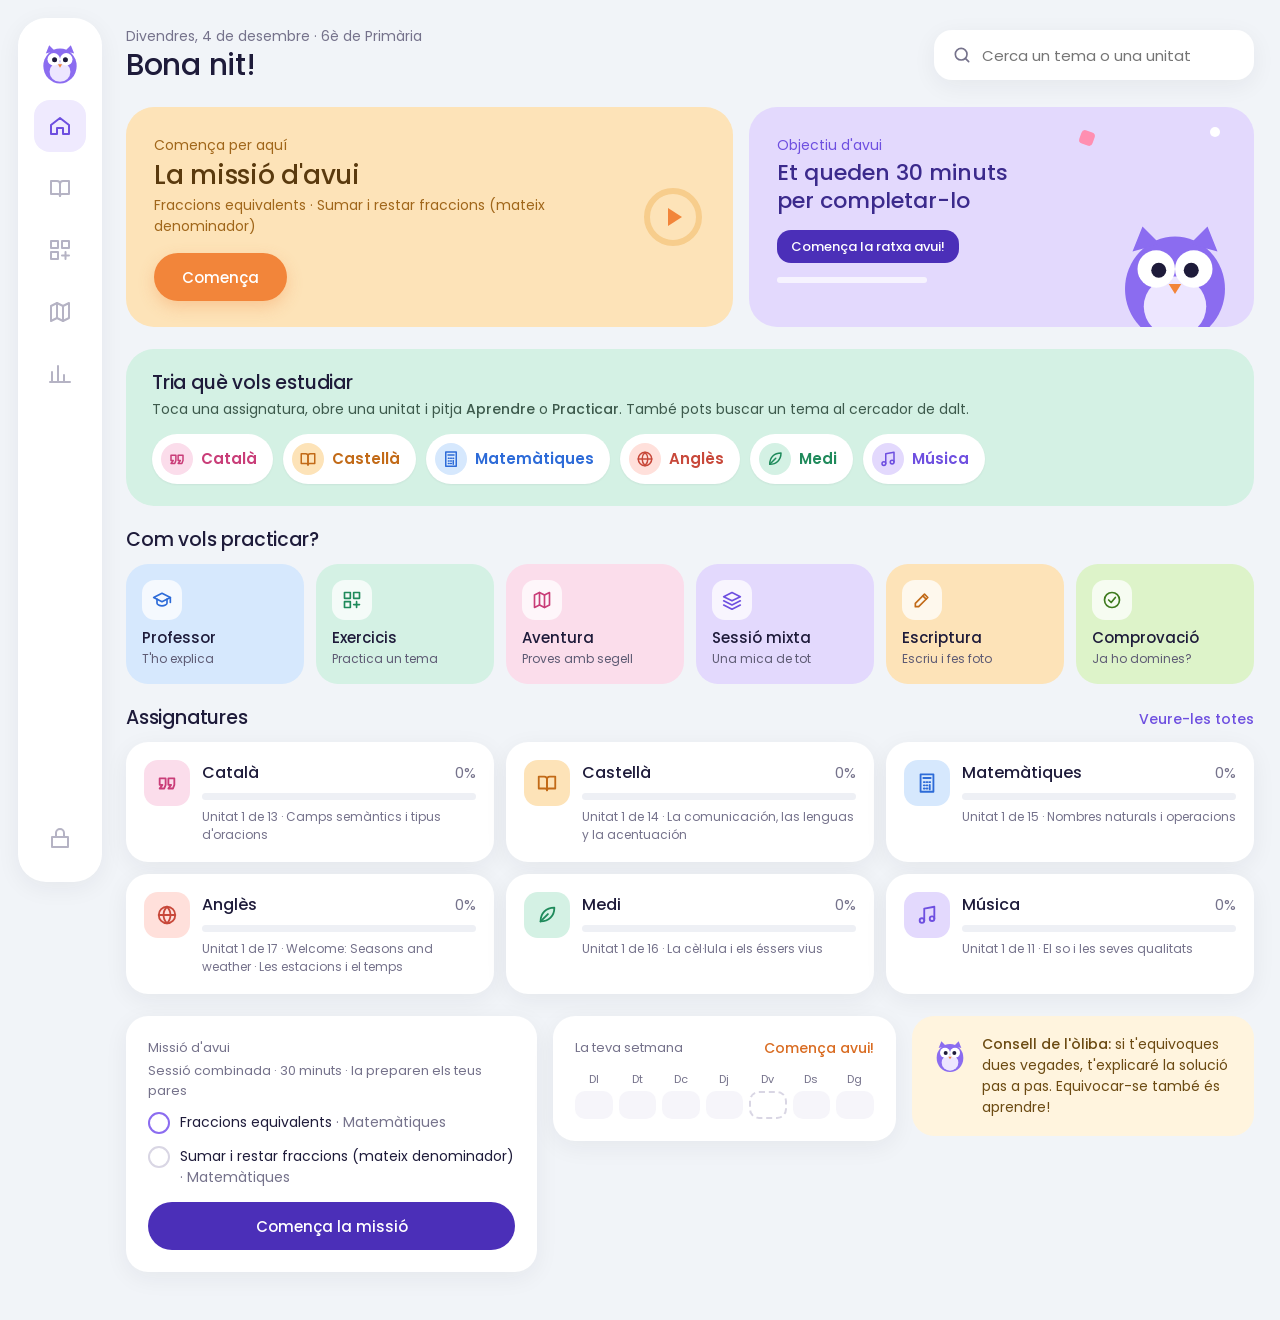
<file: index.html>
<!doctype html>
<html lang="ca">
<head>
<meta charset="utf-8">
<meta name="viewport" content="width=device-width, initial-scale=1, viewport-fit=cover">
<meta name="apple-mobile-web-app-capable" content="yes">
<meta name="mobile-web-app-capable" content="yes">
<meta name="apple-mobile-web-app-title" content="Aprenem">
<meta name="apple-mobile-web-app-status-bar-style" content="default">
<meta name="theme-color" content="#F1F4F8">
<meta name="format-detection" content="telephone=no">
<title>Aprenem</title>
<link rel="icon" type="image/svg+xml" href="icones/favicon.svg">
<link rel="apple-touch-icon" href="icones/apple-touch-icon.png">
<link rel="preconnect" href="https://fonts.googleapis.com">
<link rel="preconnect" href="https://fonts.gstatic.com" crossorigin>
<link rel="stylesheet" href="https://fonts.googleapis.com/css2?family=Poppins:wght@300;400;500&amp;display=swap">
<link rel="stylesheet" href="estil/app.css?v=202611281803">
</head>
<body>
<div id="shell"><aside id="side" aria-label="Menú principal"></aside><main id="app"></main></div>
<nav id="tabbar" aria-label="Menú"></nav>
<span id="timer"></span>
<script src="programa/utils.js?v=202611281803"></script>
<script src="programa/dades-app.js?v=202611281803"></script>
<script src="programa/aventura.js?v=202611281803"></script>

<!-- ===== CATALÀ ===== -->
<script src="contingut/catala.js?v=202611281803"></script>
<script src="contingut/catala-ortografia.js?v=202611281803"></script>
<script src="contingut/catala-gramatica.js?v=202611281803"></script>
<script src="contingut/catala-lexic.js?v=202611281803"></script>
<script src="contingut/catala-unitats.js?v=202611281803"></script>
<script src="contingut/catala-4.js?v=202611281803"></script>
<script src="contingut/aventura-catala.js?v=202611281803"></script>
<!-- fi català -->

<!-- ===== CASTELLÀ ===== -->
<script src="contingut/castella.js?v=202611281803"></script>
<script src="contingut/castella-ortografia.js?v=202611281803"></script>
<script src="contingut/castella-gramatica.js?v=202611281803"></script>
<script src="contingut/castella-lexico.js?v=202611281803"></script>
<script src="contingut/castella-literatura.js?v=202611281803"></script>
<script src="contingut/castella-textos.js?v=202611281803"></script>
<script src="contingut/castella-lamines.js?v=202611281803"></script>
<script src="contingut/castella-unitats.js?v=202611281803"></script>
<script src="contingut/aventura-castella.js?v=202611281803"></script>
<!-- fi castellà -->

<!-- ===== MATEMÀTIQUES (arxius de contingut i làmines) ===== -->
<script src="contingut/matematiques-eines.js?v=202611281803"></script>
<script src="contingut/matematiques.js?v=202611281803"></script>
<script src="contingut/matematiques-nombres.js?v=202611281803"></script>
<script src="contingut/matematiques-fraccions.js?v=202611281803"></script>
<script src="contingut/matematiques-mesura.js?v=202611281803"></script>
<script src="contingut/matematiques-geometria.js?v=202611281803"></script>
<script src="contingut/matematiques-estadistica.js?v=202611281803"></script>
<script src="contingut/matematiques-practica.js?v=202611281803"></script>
<script src="contingut/matematiques-estat.js?v=202611281803"></script>
<script src="contingut/lamines/mates-lamines.js?v=202611281803"></script>
<script src="contingut/aventura-mates.js?v=202611281803"></script>
<!-- fi matemàtiques -->

<!-- ===== ANGLÈS ===== -->
<script src="contingut/angles.js?v=202611281803"></script>
<script src="contingut/angles-6e.js?v=202611281803"></script>
<script src="contingut/angles-a2.js?v=202611281803"></script>
<script src="contingut/angles-lamines.js?v=202611281803"></script>
<script src="contingut/angles-guess-what-6.js?v=202611281803"></script>
<script src="contingut/aventura-angles.js?v=202611281803"></script>
<!-- fi anglès -->

<!-- ===== MEDI ===== -->
<script src="contingut/ciencies.js?v=202611281803"></script>
<script src="contingut/lamines/aparell-respiratori.js?v=202611281803"></script>
<script src="contingut/lamines/medi-base.js?v=202611281803"></script>
<script src="contingut/lamines/aparell-digestiu.js?v=202611281803"></script>
<script src="contingut/lamines/aparell-circulatori.js?v=202611281803"></script>
<script src="contingut/lamines/cellula.js?v=202611281803"></script>
<script src="contingut/lamines/circuit-electric.js?v=202611281803"></script>
<script src="contingut/lamines/mapa-illes-balears.js?v=202611281803"></script>
<script src="contingut/lamines/linia-del-temps.js?v=202611281803"></script>
<script src="contingut/medi-natural-6.js?v=202611281803"></script>
<script src="contingut/medi-social-6.js?v=202611281803"></script>
<script src="contingut/medi-ciencia-6.js?v=202611281803"></script>
<script src="contingut/medi-societat-6.js?v=202611281803"></script>
<script src="contingut/lamines/sistema-nervios.js?v=202611281803"></script>
<script src="contingut/lamines/ull-orella.js?v=202611281803"></script>
<script src="contingut/lamines/esquelet-musculs.js?v=202611281803"></script>
<script src="contingut/lamines/maquines-simples.js?v=202611281803"></script>
<script src="contingut/lamines/sistema-solar.js?v=202611281803"></script>
<script src="contingut/lamines/mapa-espanya.js?v=202611281803"></script>
<script src="contingut/lamines/mapa-ue.js?v=202611281803"></script>
<script src="contingut/medi-material.js?v=202611281803"></script>
<script src="contingut/medi-unitats.js?v=202611281803"></script>
<script src="contingut/aventura-medi.js?v=202611281803"></script>
<!-- fi medi -->

<!-- ===== MÚSICA ===== -->
<script src="contingut/musica.js?v=202611281803"></script>
<script src="contingut/lamines/orquestra.js?v=202611281803"></script>
<script src="contingut/musica-lm.js?v=202611281803"></script>
<script src="contingut/lamines/musica-pentagrama.js?v=202611281803"></script>
<script src="contingut/lamines/musica-piano.js?v=202611281803"></script>
<script src="contingut/lamines/musica-cercle.js?v=202611281803"></script>
<script src="contingut/musica-instruments.js?v=202611281803"></script>
<script src="contingut/aventura-musica.js?v=202611281803"></script>
<!-- fi música -->

<script src="programa/nucli.js?v=202611281803"></script>
<script src="programa/pantalles.js?v=202611281803"></script>
<script src="programa/inici.js?v=202611281803"></script>
<script src="programa/icones.js?v=202611281803"></script>
<script>home();</script>
</body>
</html>
</file>
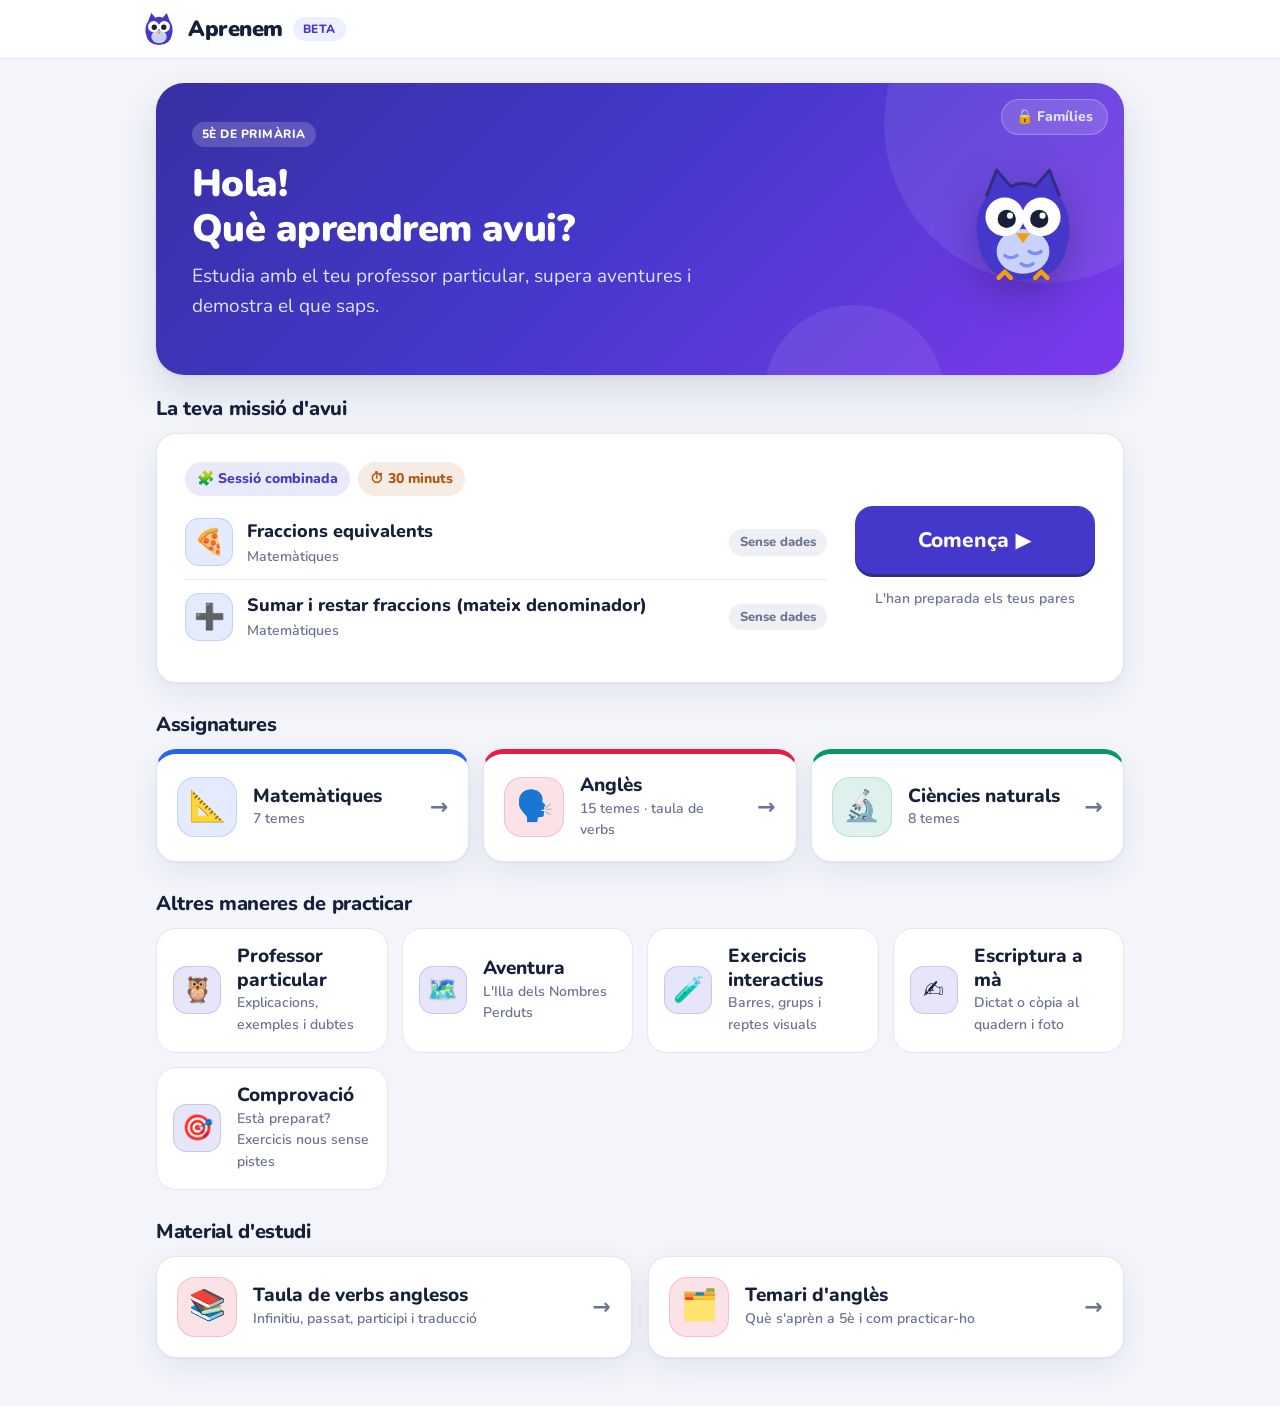
<file: versions/aprenem-v1.html>
<!doctype html>
<html lang="ca">
<head>
<meta charset="utf-8">
<meta name="viewport" content="width=device-width, initial-scale=1, viewport-fit=cover">
<meta name="apple-mobile-web-app-capable" content="yes">
<meta name="mobile-web-app-capable" content="yes">
<meta name="apple-mobile-web-app-title" content="Aprenem">
<meta name="apple-mobile-web-app-status-bar-style" content="default">
<meta name="theme-color" content="#ffffff">
<meta name="format-detection" content="telephone=no">
<title>Aprenem · beta</title>
<link rel="preconnect" href="https://fonts.googleapis.com"><link rel="preconnect" href="https://fonts.gstatic.com" crossorigin>
<link href="https://fonts.googleapis.com/css2?family=Nunito:wght@400;600;700;800;900&display=swap" rel="stylesheet">
<style>
:root{--bg:#F3F5FB;--surface:#fff;--ink:#17203A;--ink2:#3B4560;--muted:#6B7491;--line:#E3E7F1;
 --pri:#4338CA;--pri-h:#4F46E5;--pri-d:#312E81;--pri-l:#EEF0FF;--acc:#F59E0B;--acc-d:#B45309;
 --ok:#059669;--okbg:#E8F8F1;--ko:#E11D48;--kobg:#FFF1F4;--warn:#B45309;--warnbg:#FFF6E5;
 --s-mates:#2563EB;--s-angles:#E11D48;--s-ciencies:#059669;
 --r:20px;--sh:0 1px 2px rgba(23,32,58,.05),0 10px 30px rgba(23,32,58,.07);--sh2:0 2px 4px rgba(23,32,58,.06),0 18px 40px rgba(23,32,58,.12)}
*{box-sizing:border-box}
html{-webkit-text-size-adjust:100%}
body{margin:0;font-family:'Nunito',system-ui,-apple-system,"Segoe UI",Roboto,sans-serif;background:var(--bg);color:var(--ink);font-size:18px;line-height:1.55;-webkit-font-smoothing:antialiased}
h1,h2,h3{font-weight:900;letter-spacing:-.015em;line-height:1.2;color:var(--ink)}
h2{font-size:28px}h3{font-size:20px;font-weight:800}
b,strong{font-weight:800}
a{color:var(--pri);font-weight:700}
/* capçalera */
header{display:flex;align-items:center;gap:12px;padding:10px max(16px,calc((100vw - 1000px)/2));background:rgba(255,255,255,.92);backdrop-filter:blur(10px);-webkit-backdrop-filter:blur(10px);border-bottom:1px solid var(--line);position:sticky;top:0;z-index:20}
.brand{display:flex;align-items:center;gap:10px;flex:1;cursor:pointer;user-select:none}
.brand b{font-size:22px;font-weight:900;letter-spacing:-.02em}
.pill{display:inline-block;padding:3px 10px;border-radius:999px;background:var(--pri-l);color:var(--pri);font-size:12px;font-weight:800;letter-spacing:.04em;text-transform:uppercase}
.pill.light{background:rgba(255,255,255,.18);color:#fff}
#timer:not(:empty){font-variant-numeric:tabular-nums;font-weight:800;color:var(--pri);font-size:15px;background:var(--pri-l);padding:7px 14px;border-radius:999px}
main{max-width:1000px;margin:0 auto;padding:24px 16px 48px}
/* elements base */
.card{background:var(--surface);border:1px solid var(--line);border-radius:var(--r);padding:24px;margin-bottom:18px;box-shadow:var(--sh)}
.card>h3:first-child{margin-top:0}
button{font:inherit;font-weight:800;border:0;border-radius:14px;padding:12px 22px;background:var(--pri);color:#fff;cursor:pointer;min-height:50px;box-shadow:0 3px 0 var(--pri-d);transition:transform .08s,box-shadow .08s,background .15s;-webkit-tap-highlight-color:transparent}
button:hover{background:var(--pri-h)}
button:active{transform:translateY(2px);box-shadow:0 1px 0 var(--pri-d)}
button.sec{background:var(--pri-l);color:var(--pri);box-shadow:0 3px 0 #D3D8FB}
button.sec:hover{background:#E3E7FF}
button.ghost{background:#fff;color:var(--ink2);border:1.5px solid var(--line);box-shadow:none}
button.ghost:hover{background:#F7F8FC}
button:disabled{opacity:.45;cursor:not-allowed;transform:none;box-shadow:none}
.big{font-size:21px;padding:18px 28px;width:100%;border-radius:18px}
.grid{display:grid;gap:14px;grid-template-columns:repeat(auto-fit,minmax(230px,1fr))}
.grid2{display:grid;gap:16px;grid-template-columns:repeat(auto-fit,minmax(280px,1fr))}
input,select,textarea{font:inherit;font-weight:600;padding:12px 14px;border:1.5px solid #D5DAE7;border-radius:14px;background:#fff;color:var(--ink);width:100%;transition:border-color .15s,box-shadow .15s}
input:focus,select:focus,textarea:focus{outline:none;border-color:var(--pri);box-shadow:0 0 0 4px rgba(67,56,202,.15)}
input[type=file]{padding:10px;background:var(--bg);border-style:dashed}
input.ans{width:160px;height:66px;font-size:28px;font-weight:900;text-align:center;border-width:2px;border-radius:16px}
label{display:block;margin:14px 0 6px;font-weight:800;font-size:15px;color:var(--ink2)}
.row{display:flex;gap:10px;flex-wrap:wrap;align-items:flex-end}
.muted{color:var(--muted)}
small{display:block;color:var(--muted);font-weight:600;font-size:14px}
/* fitxes i xips */
.tile{width:48px;height:48px;border-radius:14px;display:grid;place-items:center;font-size:25px;flex:none;background:color-mix(in srgb,var(--c,var(--pri)) 13%,#fff);box-shadow:inset 0 0 0 1px color-mix(in srgb,var(--c,var(--pri)) 18%,transparent)}
.chip{display:inline-flex;gap:6px;align-items:center;padding:6px 12px;border-radius:999px;background:color-mix(in srgb,var(--c,var(--pri)) 11%,#fff);color:var(--c,var(--pri));font-weight:800;font-size:14px;white-space:nowrap}
.chip.light{background:rgba(255,255,255,.16);color:#fff}
.badge{display:inline-block;padding:3px 11px;border-radius:999px;font-size:13px;font-weight:800;white-space:nowrap}
.b0{background:var(--warnbg);color:var(--warn)}.b1{background:var(--pri-l);color:var(--pri)}.b2{background:var(--okbg);color:var(--ok)}.bn{background:#EEF0F5;color:var(--muted)}
/* portada */
.hero{position:relative;overflow:hidden;display:flex;align-items:center;gap:24px;background:linear-gradient(135deg,#3730A3 0%,#4338CA 45%,#7C3AED 100%);color:#fff;border-radius:28px;padding:36px;margin-bottom:22px;box-shadow:var(--sh2)}
.hero::before,.hero::after{content:'';position:absolute;border-radius:50%;background:rgba(255,255,255,.08)}
.hero::before{width:320px;height:320px;right:-80px;top:-120px}.hero::after{width:180px;height:180px;right:180px;bottom:-110px}
.hero h2{color:#fff;font-size:38px;margin:14px 0 10px}
.hero p{margin:0 0 18px;color:#E0E3FF;font-size:19px;max-width:520px}
.hero-t{flex:1;position:relative;z-index:1}.hero-owl{position:relative;z-index:1;flex:none;filter:drop-shadow(0 12px 20px rgba(0,0,0,.25))}
.role,.mode{display:flex;align-items:center;gap:16px;width:100%;text-align:left;background:#fff;color:var(--ink);border:1.5px solid var(--line);border-radius:var(--r);padding:20px;box-shadow:var(--sh);transition:transform .15s,box-shadow .15s,border-color .15s}
.role:hover,.mode:hover{background:#fff;transform:translateY(-2px);box-shadow:var(--sh2);border-color:#CFD5F5}
.role:active,.mode:active{transform:translateY(0)}
.role b,.mode b{display:block;font-size:19px;line-height:1.25}
.role .tile{width:60px;height:60px;font-size:30px;border-radius:18px}
.role .arr{margin-left:auto;font-size:22px;color:var(--muted)}
.mode{padding:16px;box-shadow:none}
.mode.sel{border:2px solid var(--pri);background:var(--pri-l);box-shadow:0 0 0 4px rgba(67,56,202,.1)}
.ph{margin:4px 0 20px}.ph h2{margin:0 0 4px}.ph p{margin:0}
/* missió */
.mission{display:flex;gap:28px;align-items:center;padding:28px}
.mission-l{flex:1}.mission-r{display:flex;flex-direction:column;align-items:center;gap:14px;width:240px}
.sk{display:flex;align-items:center;gap:14px;padding:12px 0;border-bottom:1px solid var(--line)}
.sk:last-child{border-bottom:0}.sk .badge{margin-left:auto}
/* fases */
.stepper{display:flex;align-items:center;flex-wrap:wrap;gap:6px 0;margin-bottom:20px}
.stp{display:flex;align-items:center;gap:8px;font-weight:800;font-size:14px;color:var(--muted)}
.stp i{width:30px;height:30px;border-radius:50%;display:grid;place-items:center;background:#E3E7F1;font-style:normal;font-size:14px}
.stp.on{color:var(--ink)}.stp.on i{background:var(--pri);color:#fff;box-shadow:0 0 0 4px rgba(67,56,202,.15)}
.stp.done i{background:var(--ok);color:#fff}
.stp+.stp::before{content:'';width:28px;height:2px;background:#D5DAE7;margin:0 10px 0 4px;border-radius:2px}
/* exercicis */
.card.subj{border-top:6px solid var(--c,var(--pri))}
.exhead{display:flex;justify-content:space-between;align-items:center;gap:10px;margin-bottom:6px;flex-wrap:wrap}
.prob{font-size:28px;font-weight:700;line-height:1.45;margin:10px 0 18px}
.fb{display:block;padding:14px 18px;border-radius:16px;margin-top:14px;font-weight:600;border:1px solid transparent}
.fb.ok{background:var(--okbg);color:#065F46;border-color:#BDEBD8}.fb.ko{background:var(--kobg);color:#9F1239;border-color:#FCCFD9}.fb.warn{background:var(--warnbg);color:#7C2D12;border-color:#FBE0B0}.fb.info{background:var(--pri-l);color:#312E81;border-color:#D8DCFC}
.fr{display:inline-flex;flex-direction:column;align-items:center;vertical-align:middle;margin:0 5px;font-weight:900;line-height:1.15}
.fr>span:first-child{border-bottom:3px solid currentColor;padding:0 5px}
.bar{display:flex;height:52px;border:2px solid #2B3557;border-radius:12px;overflow:hidden;margin:12px 0;max-width:620px;background:#fff}
.bar div{flex:1;border-right:1.5px solid #2B3557;background:#fff;transition:background .12s}
.bar div:last-child{border-right:0}
.bar div.on{background:linear-gradient(180deg,#818CF8,#6366F1)}
.bar.click div{cursor:pointer}.bar.click div:hover{background:#EEF0FF}.bar.click div.on:hover{background:#6366F1}
.dots{display:flex;flex-wrap:wrap;gap:10px;margin:12px 0}
.grp{display:flex;flex-wrap:wrap;gap:4px;padding:8px;border:2px dashed #C9D0E2;border-radius:12px;max-width:116px;background:#fff;transition:all .12s}
.grp.on{background:#EEF0FF;border:2px solid var(--pri)}
.dot{width:12px;height:12px;border-radius:50%;background:#A3AECB;display:inline-block}
.grp.on .dot{background:var(--pri)}
/* aventura */
.adv{position:relative;overflow:hidden;background:radial-gradient(circle at 20% 10%,rgba(255,255,255,.12) 0 2px,transparent 3px),radial-gradient(circle at 80% 30%,rgba(255,255,255,.1) 0 2px,transparent 3px),radial-gradient(circle at 60% 80%,rgba(255,255,255,.08) 0 2px,transparent 3px),linear-gradient(160deg,#1E1B4B 0%,#3730A3 55%,#6D28D9 100%);background-size:180px 180px,220px 220px,160px 160px,100% 100%;color:#fff;border:0}
.adv h3{color:#fff}.adv .muted{color:#C7D2FE}
.advtop{display:flex;justify-content:space-between;align-items:center;gap:10px;font-weight:800;color:#C7D2FE;font-size:15px;margin-bottom:14px}
.gems{background:rgba(255,255,255,.14);padding:5px 12px;border-radius:999px;color:#FDE68A}
.path{position:relative;display:flex;justify-content:space-between;margin:6px 0 20px}
.path::before{content:'';position:absolute;left:28px;right:28px;top:50%;border-top:3px dashed rgba(255,255,255,.3)}
.st{position:relative;z-index:1;width:56px;height:56px;border-radius:50%;display:grid;place-items:center;font-size:26px;background:#2E2A6B;border:2px solid rgba(255,255,255,.2);filter:grayscale(1);opacity:.6}
.st.done{filter:none;opacity:1;background:#FEF3C7;border-color:#FCD34D}
.advbox .muted{color:var(--muted)}
.st.cur{filter:none;opacity:1;background:#fff;border-color:#FDE68A;box-shadow:0 0 0 6px rgba(253,230,138,.3);animation:pulse 1.8s infinite}
@keyframes pulse{50%{box-shadow:0 0 0 12px rgba(253,230,138,.08)}}
.advbox{background:#fff;color:var(--ink);border-radius:18px;padding:22px;margin-top:16px;box-shadow:0 10px 30px rgba(0,0,0,.25)}
/* mascota */
.owl{display:flex;gap:14px;align-items:flex-start}
.owl .ic{flex:none;line-height:0}
.bub{flex:1;background:var(--pri-l);border-radius:4px 20px 20px 20px;padding:16px 20px}
.bub p:first-child,.bub h3:first-child{margin-top:0}.bub p:last-child{margin-bottom:0}
.steps{padding-left:22px}.steps li{margin:8px 0;padding-left:4px}.steps li::marker{font-weight:900;color:var(--pri)}
/* final */
.ring{--p:0;width:150px;height:150px;border-radius:50%;margin:8px auto 14px;background:conic-gradient(var(--ok) calc(var(--p)*1%),#E3E7F1 0);display:grid;place-items:center}
.ring>div{width:118px;height:118px;border-radius:50%;background:#fff;display:grid;place-items:center;font-size:30px;font-weight:900}
/* zona famílies */
.tabs{display:inline-flex;background:#E6E9F4;padding:5px;border-radius:16px;gap:4px;margin-bottom:20px;flex-wrap:wrap}
.tabs button{background:transparent;color:var(--ink2);box-shadow:none;min-height:42px;padding:8px 18px;border-radius:12px}
.tabs button:hover{background:rgba(255,255,255,.6)}
.tabs button.on{background:#fff;color:var(--pri);box-shadow:0 1px 3px rgba(23,32,58,.12)}
.subjh{display:flex;align-items:center;gap:10px;margin:18px 0 6px;font-weight:900}
label.chk{display:flex;gap:12px;align-items:center;padding:11px 14px;border:1.5px solid var(--line);border-radius:14px;margin:6px 0;font-weight:700;font-size:16px;color:var(--ink);cursor:pointer;background:#fff;transition:all .12s}
label.chk:hover{border-color:#CFD5F5}
label.chk:has(input:checked){border-color:var(--pri);background:var(--pri-l)}
.chk input{width:20px;height:20px;accent-color:var(--pri);flex:none}
label.chk .badge{margin-left:auto}
.stat{background:var(--bg);border-radius:16px;padding:18px 20px}
.stat b{display:block;font-size:32px;font-weight:900;color:var(--pri);line-height:1.1}
table{width:100%;border-collapse:collapse;font-size:16px}
th{font-size:13px;text-transform:uppercase;letter-spacing:.05em;color:var(--muted);font-weight:800}
td,th{padding:11px 10px;border-bottom:1px solid var(--line);text-align:left;vertical-align:middle}
tr.grp-h th{background:var(--bg);color:var(--ink);font-size:15px;text-transform:none;letter-spacing:0}
.tablewrap{overflow-x:auto}
/* xat */
.chat{max-height:340px;overflow:auto;display:flex;flex-direction:column;gap:8px;margin:12px 0}
.msg{padding:11px 15px;border-radius:18px;max-width:85%;white-space:pre-wrap;font-weight:600}
.msg.u{align-self:flex-end;background:var(--pri);color:#fff;border-bottom-right-radius:4px}.msg.m{align-self:flex-start;background:var(--pri-l);border-bottom-left-radius:4px}
.err-dub{color:var(--warn)}.err-ok{color:var(--ok)}
details summary{cursor:pointer}
table.mini{width:auto;min-width:280px;margin:6px 0;background:#fff;border-radius:12px;overflow:hidden;box-shadow:inset 0 0 0 1px var(--line)}
table.mini th,table.mini td{padding:7px 14px;font-size:16px}
table.mini th{background:var(--bg)}
.bloch{font-size:13px;font-weight:800;text-transform:uppercase;letter-spacing:.05em;color:var(--muted);margin:14px 0 4px}
.sk.topic .tn{flex:1;min-width:160px}.sk.topic .tb{display:flex;gap:8px;flex-wrap:wrap}.sk.topic .tb button{min-height:44px;padding:8px 14px;font-size:16px}
.subjcard{border-top:5px solid var(--c)}
.lockbtn{position:absolute;top:16px;right:16px;z-index:2;min-height:36px;padding:6px 14px;font-size:14px;font-weight:800;border-radius:999px;background:rgba(255,255,255,.14);color:#E0E3FF;border:1px solid rgba(255,255,255,.25);box-shadow:none}
.lockbtn:hover{background:rgba(255,255,255,.24)}
.modal-bg{position:fixed;inset:0;z-index:50;background:rgba(23,32,58,.55);display:grid;place-items:center;padding:max(16px,env(safe-area-inset-top)) max(16px,env(safe-area-inset-right)) max(16px,env(safe-area-inset-bottom)) max(16px,env(safe-area-inset-left))}
.modal{background:var(--surface);border-radius:24px;padding:26px;width:100%;max-width:420px;box-shadow:var(--sh2)}
.steps-ai{padding-left:22px;margin:8px 0}.steps-ai li{margin:6px 0}
code.k{background:var(--bg);padding:2px 8px;border-radius:8px;font-weight:800}
table.vt td{font-size:17px}table.vt tr[data-s]{cursor:pointer}table.vt tr:hover td{background:#FAFBFE}table.vt tr.spk td{background:var(--pri-l)}
header{padding-top:max(10px,env(safe-area-inset-top))}
main{padding-bottom:max(48px,env(safe-area-inset-bottom))}
@media (max-width:640px){
 .sk.topic{flex-wrap:wrap}.sk.topic .tb{width:100%}.sk.topic .tb button{flex:1}
 table.vt td,table.vt th{padding:9px 5px;font-size:15px}table.vt th{font-size:11px}
 table.vt .sp,table.vt .rg{display:none}
 .ph .row .ghost{min-height:42px;padding:8px 14px}
}
@media print{header,.noprint,.tabs{display:none!important}body{background:#fff;font-size:13px}main{padding:0;max-width:none}.card{box-shadow:none;border:1px solid #ddd;break-inside:avoid}table.vt td{font-size:13px;padding:4px 8px}h2{font-size:20px}}
@media (max-width:640px){
 body{font-size:17px}main{padding:16px 16px 40px}h2{font-size:24px}
 .hero{padding:26px;flex-direction:column-reverse;align-items:flex-start}.hero h2{font-size:30px}.hero-owl svg{width:96px;height:96px}
 .mission{flex-direction:column;align-items:stretch;padding:22px}.mission-r{width:auto}.mission-r svg{display:none}
 .prob{font-size:23px}.card{padding:18px}.st{width:44px;height:44px;font-size:21px}
 .stp span{display:none}.stp+.stp::before{width:18px}
}
</style>
</head>
<body>
<header><div class="brand" onclick="home()"><svg width="38" height="38" viewBox="0 0 64 64" aria-hidden="true"><path d="M14 18 L19 5 L26 13 Q32 10 38 13 L45 5 L50 18 Q57 28 54 41 Q51 59 32 59 Q13 59 10 41 Q7 28 14 18Z" fill="#4338CA"/><ellipse cx="32" cy="45" rx="13" ry="11" fill="#C7D2FE"/><circle cx="23" cy="28" r="9.5" fill="#fff"/><circle cx="41" cy="28" r="9.5" fill="#fff"/><circle cx="24" cy="29" r="4.5" fill="#17203A"/><circle cx="40" cy="29" r="4.5" fill="#17203A"/><path d="M28.5 36 L35.5 36 L32 41Z" fill="#F59E0B"/></svg><b>Aprenem</b><span class="pill">beta</span></div><span id="timer"></span></header>
<main id="app"></main>
<script>
/* ===================== utilitats ===================== */
const $=s=>document.querySelector(s);
const rnd=(a,b)=>a+Math.floor(Math.random()*(b-a+1));
const pick=a=>a[Math.floor(Math.random()*a.length)];
const gcd=(a,b)=>b?gcd(b,a%b):Math.abs(a);
const lcm=(a,b)=>a/gcd(a,b)*b;
const R=(n,d=1)=>{if(d<0){n=-n;d=-d}const g=gcd(Math.abs(n),d)||1;return{n:n/g,d:d/g}};
const req=(a,b)=>a.n*b.d===b.n*a.d;
const F=(n,d)=>`<span class="fr"><span>${n}</span><span>${d}</span></span>`;
const fmtR=r=>r.d===1?`${r.n}`:`${r.n}/${r.d}`;
const dec=h=>(h/100).toFixed(2).replace('.',',').replace(/,?0+$/,'');
const dec2=h=>(h/100).toFixed(2).replace('.',',');
const esc=s=>String(s??'').replace(/[&<>"]/g,c=>({'&':'&amp;','<':'&lt;','>':'&gt;','"':'&quot;'}[c]));
const once=f=>{let c=false;return(...a)=>{if(!c){c=true;f(...a)}}};
const ORD={1:'1r',2:'2n',3:'3r',4:'4t',5:'5è',6:'6è'};
const mmss=ms=>`${Math.floor(ms/60000)}:${String(Math.floor(ms/1000)%60).padStart(2,'0')}`;
function parseVal(s){
  s=(s||'').trim().replace(/\s+/g,' ');let m;
  if(m=s.match(/^(\d+) (\d+)\s*\/\s*(\d+)$/)){const d=+m[3];return d?R(+m[1]*d+ +m[2],d):null}
  if(m=s.match(/^(-?\d+)\s*\/\s*(\d+)$/))return +m[2]?R(+m[1],+m[2]):null;
  if(m=s.match(/^(-?\d+)(?:[.,](\d+))?$/)){const f=m[2]||'';return R(parseInt(m[1]+f,10),10**f.length)}
  return null;
}
const barHTML=(parts,on,click)=>`<div class="bar${click?' click':''}">${Array.from({length:parts},(_,i)=>`<div class="${i<on?'on':''}" data-i="${i}"></div>`).join('')}</div>`;
const groupsHTML=(d,k,on,click)=>`<div class="dots">${Array.from({length:d},(_,i)=>`<div class="grp${i<on?' on':''}" data-i="${i}" style="${click?'cursor:pointer':''}">${'<span class="dot"></span>'.repeat(k)}</div>`).join('')}</div>`;

/* ===================== habilitats (exercicis verificables) ===================== */
const SK={
 frac_equiv:{nom:'Fraccions equivalents',ic:'🍕',
  teoria:['Dues fraccions són <b>equivalents</b> si representen la mateixa quantitat, encara que s\'escriguin amb nombres diferents.',
   `Per exemple, ${F(1,2)} i ${F(2,4)}: si parteixes una pizza en 2 trossos i en menges 1, menges el mateix que si la parteixes en 4 i en menges 2.`,
   'Per trobar una fracció equivalent <b>multipliquem (o dividim) el numerador i el denominador pel mateix nombre</b>. Mai no sumem!'],
  gen(lv){const b=rnd(2,lv?9:6),a=rnd(1,b-1),k=rnd(2,lv>1?9:5);
   return{text:`Completa la fracció equivalent:<br>${F(a,b)} = ${F('?',b*k)}`,fields:[{label:'Numerador',ans:R(a*k)}],
    vis:barHTML(b,a),
    hints:[`Fixa't en els denominadors: ${b} i ${b*k}. Per quin nombre s'ha multiplicat ${b}?`,`${b} × ${k} = ${b*k}. Ara has de fer el mateix amb el numerador.`],
    steps:[`El denominador ${b} s'ha convertit en ${b*k}, perquè ${b} × ${k} = ${b*k}.`,`Per mantenir la mateixa quantitat, el numerador també es multiplica per ${k}: ${a} × ${k} = ${a*k}.`,`Per tant, ${F(a,b)} = ${F(a*k,b*k)}.`],
    err:v=>v[0].d===1&&v[0].n===a+b*k-b?'suma_no_multiplica':null,
    paint:b*k<=24?{kind:'bar',parts:b*k,target:a*k,label:`Pinta ${F(a,b)} d'aquesta barra. Està dividida en ${b*k} parts iguals.`,
      follow:{q:`Quina fracció de la barra has pintat? Escriu-la amb denominador ${b*k}.`,ans:R(a*k,b*k),raw:`${a*k}/${b*k}`}}:null};
  }},
 frac_suma_igual:{nom:'Sumar i restar fraccions (mateix denominador)',ic:'➕',
  teoria:['Quan les fraccions tenen el <b>mateix denominador</b>, les parts són de la mateixa mida.',
   `Per això només sumem (o restem) els <b>numeradors</b> i deixem el mateix denominador: ${F(2,7)} + ${F(3,7)} = ${F(5,7)}.`,
   'El denominador no se suma: diu en quantes parts està dividida la unitat, i això no canvia.'],
  gen(lv){const den=rnd(3,lv?12:8);let a=rnd(1,den-1),b=rnd(1,den-1);const resta=lv>0&&Math.random()<.5;
   if(resta){if(a===b){if(a===1)a=2;else b--}if(a<b)[a,b]=[b,a]}
   const r=resta?a-b:a+b,op=resta?'−':'+',s=R(r,den);
   return{text:`Calcula:<br>${F(a,den)} ${op} ${F(b,den)}`,fields:[{label:'Resultat (ex. 3/4)',ans:s}],
    vis:barHTML(den,a)+barHTML(den,b),
    hints:['Els denominadors són iguals. Què passa amb el denominador quan sumes o restes?',`El denominador continua sent ${den}. Ara ${resta?'resta':'suma'} només els numeradors.`],
    steps:[`Els dos denominadors són ${den}: el resultat també tindrà denominador ${den}.`,`${resta?'Restem':'Sumem'} els numeradors: ${a} ${op} ${b} = ${r}.`,`Resultat: ${F(r,den)}${s.d!==den&&s.n?` = ${F(s.n,s.d)} (simplificat)`:''}.`],
    err:v=>!resta&&req(v[0],R(a+b,2*den))?'suma_denominadors':null};
  }},
 frac_suma_dif:{nom:'Sumar fraccions (denominador diferent)',ic:'🧮',
  teoria:['Si els denominadors són <b>diferents</b>, les parts tenen mides diferents i no es poden sumar directament.',
   'Primer busquem un <b>denominador comú</b> (el mínim comú múltiple dels denominadors) i convertim cada fracció en una d\'equivalent.',
   `Exemple: ${F(1,2)} + ${F(1,3)} → ${F(3,6)} + ${F(2,6)} = ${F(5,6)}.`],
  gen(lv){const pool=lv?[2,3,4,5,6,8,9,10,12]:[2,3,4,6,8];const b=pick(pool);let e;do{e=pick(pool)}while(e===b);
   const a=rnd(1,b-1),c=rnd(1,e-1),L=lcm(b,e),na=a*L/b,nc=c*L/e,s=R(na+nc,L);
   return{text:`Calcula:<br>${F(a,b)} + ${F(c,e)}`,fields:[{label:'Resultat (ex. 5/6)',ans:s}],
    vis:barHTML(b,a)+barHTML(e,c),
    hints:[`Els denominadors (${b} i ${e}) són diferents. Busca un nombre que sigui múltiple de tots dos.`,`El mínim comú múltiple de ${b} i ${e} és ${L}. Converteix les dues fraccions a denominador ${L}.`],
    steps:[`Busquem el denominador comú: m.c.m.(${b}, ${e}) = ${L}.`,`${F(a,b)} = ${F(na,L)} (multipliquem per ${L/b}) i ${F(c,e)} = ${F(nc,L)} (multipliquem per ${L/e}).`,`${F(na,L)} + ${F(nc,L)} = ${F(na+nc,L)}${s.d!==L?` = ${F(s.n,s.d)} (simplificat)`:''}.`],
    err:v=>req(v[0],R(a+c,b+e))?'suma_denominadors':null};
  }},
 frac_de_nombre:{nom:'Fracció d\'un nombre',ic:'🍬',
  teoria:['Per calcular la fracció d\'un nombre fem dues passes:','1️⃣ <b>Dividim</b> el nombre pel denominador (així sabem quant val cada part).','2️⃣ <b>Multipliquem</b> el resultat pel numerador (agafem les parts que ens diuen).',`Exemple: ${F(3,4)} de 20 → 20 : 4 = 5 → 5 × 3 = 15.`],
  gen(lv){const d=rnd(2,lv?10:6),n=rnd(1,d-1),k=rnd(2,lv?15:8),N=d*k;
   const text=pick([`Una classe té ${N} alumnes. ${F(n,d)} dels alumnes van d'excursió. Quants alumnes hi van?`,`En Pau té ${N} cromos i en regala ${F(n,d)}. Quants cromos regala?`,`Un dipòsit té ${N} litres d'aigua. Se n'han gastat ${F(n,d)}. Quants litres s'han gastat?`,`Quant és ${F(n,d)} de ${N}?`]);
   return{text,fields:[{label:'Resposta',ans:R(n*k)}],
    vis:N<=80?groupsHTML(d,k,0):null,
    hints:[`En quantes parts iguals has de repartir ${N}? Mira el denominador.`,`${N} : ${d} = ${k}. Cada part val ${k}. Quantes parts has d'agafar?`],
    steps:[`Dividim pel denominador: ${N} : ${d} = ${k}. Cada part val ${k}.`,`Multipliquem pel numerador: ${k} × ${n} = ${n*k}.`,`Resposta: ${n*k}.`],
    err:v=>v[0].d!==1?null:(n!==1&&v[0].n===k?'nomes_divideix':(v[0].n===N*n?'nomes_multiplica':null)),
    paint:N<=60?{kind:'groups',parts:d,k,target:n,label:`Hi ha ${N} punts repartits en ${d} grups iguals. Toca els grups que formen ${F(n,d)} del total.`,
      follow:{q:`Quants punts hi ha als grups que has triat? (és ${F(n,d)} de ${N})`,ans:R(n*k)}}:null};
  }},
 decimals:{nom:'Sumar i restar decimals',ic:'🔢',
  teoria:['En els nombres decimals, la <b>coma</b> separa la part entera de la part decimal.','Per sumar o restar decimals, col·loquem els nombres de manera que les <b>comes quedin alineades</b>: unitats davall unitats, dècimes davall dècimes, centèsimes davall centèsimes.','Si cal, afegim zeros a la dreta: 1,4 = 1,40.'],
  gen(lv){let a=rnd(101,lv?2999:999);if(a%10===0)a++;const bt=rnd(11,lv?199:99),bh=bt*10;let resta=Math.random()<.5;if(resta&&a<=bh)resta=false;
   const r=resta?a-bh:a+bh,op=resta?'−':'+';
   return{text:`Calcula:<br><b>${dec(a)} ${op} ${dec(bh)}</b>`,fields:[{label:'Resultat',ans:R(r,100)}],vis:null,
    hints:['Imagina els nombres un davall l\'altre amb les comes alineades. Quantes xifres decimals té cada un?',`Escriu ${dec(bh)} com ${dec2(bh)} i ${resta?'resta':'suma'} columna per columna.`],
    steps:[`Escrivim ${dec(bh)} com ${dec2(bh)} perquè tots dos tinguin dues xifres decimals.`,`Alineem les comes i ${resta?'restem':'sumem'}: ${dec2(a)} ${op} ${dec2(bh)}.`,`Resultat: ${dec(r)}.`],
    err:v=>req(v[0],R(resta?a-bt:a+bt,100))?'comes_no_alineades':null};
  }},
 divisions:{nom:'Divisions',ic:'➗',
  teoria:['En una divisió hi ha: <b>dividend</b> (el que repartim), <b>divisor</b> (entre quants), <b>quocient</b> (quant toca a cadascú) i <b>residu</b> (el que sobra).','El residu sempre ha de ser <b>més petit que el divisor</b>. Si no, encara en podríem repartir més!','Comprovació: divisor × quocient + residu = dividend.'],
  gen(lv,curs){const dv=curs>=6&&lv>0?rnd(11,29):rnd(3,9),D=rnd(lv?1000:100,lv?9999:999),q=Math.floor(D/dv),r=D%dv;
   return{text:`Fes la divisió:<br><b>${D} : ${dv}</b>`,fields:[{label:'Quocient',ans:R(q)},{label:'Residu',ans:R(r)}],vis:null,
    hints:[`Comença per les primeres xifres de ${D}: quantes vegades hi cap ${dv}?`,`Pots comprovar el resultat: ${dv} × quocient + residu ha de donar ${D}.`],
    steps:[`${dv} × ${q} = ${dv*q}, que és el múltiple de ${dv} més gran que no passa de ${D}.`,`Residu: ${D} − ${dv*q} = ${r} (és més petit que ${dv} ✔).`,`Comprovació: ${dv} × ${q} + ${r} = ${D}.`],
    err:v=>v[1].d===1&&v[1].n>=dv?'residu_gran':null};
  }},
 percentatges:{nom:'Percentatges',ic:'💯',
  teoria:['El <b>percentatge</b> (%) vol dir «de cada 100». El 25% vol dir 25 de cada 100.',`Un percentatge és una fracció amb denominador 100: 25% = ${F(25,100)} = ${F(1,4)}.`,'Per calcular el p% d\'un nombre: <b>multipliquem pel percentatge i dividim entre 100</b>. Exemple: 20% de 50 → 50 × 20 : 100 = 10.'],
  gen(lv){const p=pick(lv?[5,15,30,40,60,75]:[10,20,25,50]),step=100/gcd(p,100),lo=Math.ceil(20/step),N=step*rnd(lo,lo+(lv?15:8)),ans=p*N/100;
   const text=pick([`Una bicicleta costa ${N} €. Està rebaixada un ${p}%. Quants euros et descompten?`,`En una escola hi ha ${N} alumnes i el ${p}% hi va en bicicleta. Quants alumnes hi van en bicicleta?`,`Calcula el ${p}% de ${N}.`]);
   return{text,fields:[{label:'Resposta',ans:R(ans)}],vis:null,
    hints:[`${p}% vol dir ${p} de cada 100. Com ho escriuries en forma de fracció?`,`Multiplica ${N} × ${p} i després divideix entre 100.`],
    steps:[`${p}% = ${F(p,100)}.`,`${N} × ${p} = ${N*p}.`,`${N*p} : 100 = ${ans}.`],
    err:v=>p!==10&&N%p===0&&v[0].d===1&&v[0].n===N/p?'divideix_percent':null};
  }}
};

/* ===================== ANGLÈS ===================== */
const norm=s=>String(s||'').toLowerCase().replace(/[’`´]/g,"'").replace(/[.,!?;:"«»¿¡]/g,'').replace(/\s+/g,' ').trim();
function lev(a,b){const d=Array.from({length:a.length+1},(_,i)=>[i]);for(let j=1;j<=b.length;j++)d[0][j]=j;
 for(let i=1;i<=a.length;i++)for(let j=1;j<=b.length;j++)d[i][j]=Math.min(d[i-1][j]+1,d[i][j-1]+1,d[i-1][j-1]+(a[i-1]===b[j-1]?0:1));return d[a.length][b.length]}
const VOCAB=`cat;gat;🐱|dog;gos;🐶|horse;cavall;🐴|cow;vaca;🐮|pig;porc;🐷|sheep;ovella;🐑|rabbit;conill;🐰|bird;ocell;🐦|fish;peix;🐟|mouse;ratolí;🐭|elephant;elefant;🐘|monkey;mona;🐒|lion;lleó;🦁|bear;ós;🐻|frog;granota;🐸|snake;serp;🐍|butterfly;papallona;🦋;1|giraffe;girafa;🦒;1|dolphin;dofí;🐬;1|apple;poma;🍎|banana;plàtan;🍌|bread;pa;🍞|cheese;formatge;🧀|egg;ou;🥚|milk;llet;🥛|orange;taronja;🍊|strawberry;maduixa;🍓;1|carrot;pastanaga;🥕;1|water;aigua;💧|cake;pastís;🍰|tomato;tomàquet;🍅|potato;patata;🥔|book;llibre;📖|pencil;llapis;✏️|ruler;regle;📏;1|scissors;tisores;✂️;1|backpack/rucksack/schoolbag;motxilla;🎒;1|computer;ordinador;💻;1|clock;rellotge;🕐|sun;sol;☀️|rain;pluja;🌧️|snow;neu;❄️|cloud;núvol;☁️;1|tree;arbre;🌳|flower;flor;🌸|beach;platja;🏖️|mountain;muntanya;⛰️;1|moon;lluna;🌙|t-shirt/tshirt;camiseta;👕|dress;vestit;👗|socks;calcetins;🧦;1|trousers/pants;pantalons;👖;1|glasses;ulleres;👓;1|umbrella;paraigua;☂️;1|house;casa;🏠|bed;llit;🛏️|chair;cadira;🪑|door;porta;🚪|key;clau;🔑|car;cotxe;🚗|bus;autobús;🚌|train;tren;🚆|plane/aeroplane/airplane;avió;✈️|bike/bicycle;bicicleta;🚲|boat;vaixell;⛵`
 .split('|').map(s=>{const[en,ca,em,h]=s.split(';'),alts=en.split('/');return{en:alts[0],alts,ca,em,h:+(h||0)}});
function pickVocab(lv){const sv=(S.sessio.vocab||[]).filter(w=>w.en&&w.ca);
 if(sv.length>=3){const w=pick(sv);return{en:w.en,alts:[w.en],ca:w.ca,em:w.em||'📘'}}return pick(VOCAB.filter(w=>lv>0||!w.h))}
const EN_SENT=[['I like apples','M\'agraden les pomes'],['She has got a cat','Ella té un gat'],['We go to school by bus','Anem a l\'escola amb autobús'],['The dog is very big','El gos és molt gros'],['It is sunny today','Avui fa sol'],['My brother plays football','El meu germà juga a futbol'],['They are in the park','Són al parc'],['Can you help me','Em pots ajudar?'],['I have got two sisters','Tinc dues germanes'],['What is your name','Com et dius?']];
const PRES=[['play','plays','football every Saturday'],['watch','watches','TV after dinner'],['go','goes','to school by bus'],['study','studies','English on Mondays'],['have','has','breakfast at eight o\'clock'],['wash','washes','the dishes after lunch'],['fly','flies','a kite in the park'],['read','reads','comics at night'],['eat','eats','fruit every day'],['swim','swims','in the sea in summer'],['like','likes','chocolate ice cream'],['ride','rides','a bike to school'],['live','lives','in Palma'],['do','does','homework in the afternoon'],['catch','catches','the bus at eight']];
const BE_S=[['I',0],['You',2],['He',1],['She',1],['We',2],['They',2],['My parents',2],['Anna',1],['My cat',1]];
const BE_R=[['be','eleven years old'],['be','in the classroom'],['be','very happy today'],['be','from Mallorca'],['be','at the beach'],['have','got a new bike'],['have','got blue eyes'],['have','got two brothers']];
const PAST=[['play','played','tennis',0],['watch','watched','a film',0],['visit','visited','my cousins',0],['cook','cooked','dinner',0],['walk','walked','to school',0],['study','studied','for the exam',0],['go','went','to the beach',1],['eat','ate','a big pizza',1],['see','saw','a dolphin',1],['have','had','a party',1],['buy','bought','a new book',1],['swim','swam','in the pool',1],['write','wrote','a letter to my grandma',1],['drink','drank','orange juice',1],['make','made','a cake',1],['come','came','home late',1],['take','took','a lot of photos',1],['run','ran','in the park',1]];
const PLUR=[['cat','cats','🐱'],['dog','dogs','🐶'],['box','boxes','📦'],['bus','buses','🚌'],['watch','watches','⌚'],['baby','babies','👶'],['strawberry','strawberries','🍓'],['dress','dresses','👗'],['toy','toys','🧸'],['key','keys','🔑'],['potato','potatoes','🥔'],['child','children','🧒',1],['man','men','👨',1],['woman','women','👩',1],['mouse','mice','🐭',1],['tooth','teeth','🦷',1],['foot','feet','🦶',1],['sheep','sheep','🐑',1],['fish','fish','🐟',1],['knife','knives','🔪',1],['leaf','leaves','🍃',1]];
const COMP=[['tall','taller','My dad is ___ than me'],['small','smaller','A mouse is ___ than a cat'],['fast','faster','A car is ___ than a bike'],['old','older','My grandma is ___ than my mum'],['big','bigger','An elephant is ___ than a dog'],['hot','hotter','Summer is ___ than winter'],['happy','happier','Today I am ___ than yesterday'],['funny','funnier','This film is ___ than the book'],['easy','easier','This exercise is ___ than the last one'],['beautiful','more beautiful','This beach is ___ than the other one'],['expensive','more expensive','A car is ___ than a bike'],['interesting','more interesting','This book is ___ than that one'],['dangerous','more dangerous','A lion is ___ than a cat'],['good','better','My new bike is ___ than my old one'],['bad','worse','The weather today is ___ than yesterday']];
Object.assign(SK,{
 en_vocab:{mat:'angles',nom:'Vocabulari',ic:'🔤',
  teoria:['Aprendre vocabulari és com omplir una motxilla de paraules: com més en tens, més coses pots dir.','Truc: <b>mira el dibuix, digues la paraula en veu alta i escriu-la</b>. Fixa\'t en les lletres que no sonen com en català.','Exemple: 🐱 gat → <b>cat</b>. 🍎 poma → <b>apple</b> (amb dues p!).'],
  gen(lv){const w=pickVocab(lv),en=w.en;
   return{text:`<div style="font-size:64px;line-height:1.2">${w.em}</div>Com es diu en anglès «<b>${esc(w.ca)}</b>»?`,fields:[{label:'En anglès',txt:w.alts.map(norm)}],vis:null,pron:en,
    hints:[`Comença per «${en[0]}» i té ${en.length} lletres.`,`${en[0]} ${'_ '.repeat(Math.max(0,en.length-2))}${en.length>1?en.slice(-1):''}`],
    steps:[`«${esc(w.ca)}» en anglès és <b>${esc(en)}</b>.`,`S'escriu així: ${esc(en.toUpperCase().split('').join(' - '))}.`,'Digues-la en veu alta tres vegades i escriu-la una vegada al quadern.'],
    err:v=>{const d=lev(v[0],norm(en));return d>0&&d<=2?'en_lletrejat':null}};
  }},
 en_listen:{mat:'angles',nom:'Comprensió oral (listening)',ic:'🎧',
  teoria:['Per entendre l\'anglès parlat cal <b>escoltar molt</b>. Al principi sembla molt ràpid, però l\'orella s\'hi acostuma.','Truc: escolta-ho una vegada sencer, després paraula per paraula, i escriu el que sents.','Recorda que en anglès moltes paraules no s\'escriuen com sonen: «<b>two</b>» sona «tu».'],
  gen(lv){let t,ca;if(lv>0&&Math.random()<.7)[t,ca]=pick(EN_SENT);else{const w=pickVocab(lv);t=w.en;ca=w.ca}
   const words=t.split(' ').length;
   return{text:`🎧 Escolta i escriu ${words>1?'la frase':'la paraula'} en anglès.<br><span class="muted" style="font-size:18px">Pitja 🔊 per escoltar-ho tantes vegades com vulguis.</span>`,fields:[{label:'Escriu el que sents',txt:[norm(t)],wide:words>1}],vis:null,listen:t,
    hints:[`Comença per «${t[0]}»${words>1?` i té ${words} paraules`:''}.`,`Vol dir «${esc(ca)}» en català.`],
    steps:[`Has sentit: <b>${esc(t)}</b>.`,`Vol dir: «${esc(ca)}».`,'Escolta-ho una altra vegada mentre ho llegeixes.'],
    err:v=>{const d=lev(v[0],norm(t));return d>0&&d<=Math.max(2,Math.floor(t.length/8))?'en_lletrejat':null}};
  }},
 en_present:{mat:'angles',nom:'Present simple (he/she/it + -s)',ic:'⏰',
  teoria:['El <b>present simple</b> serveix per parlar de coses que fem habitualment: <i>I play football every Saturday</i>.','Amb <b>he, she, it</b> (o un nom com <i>Tom</i> o <i>my sister</i>) el verb porta <b>-s</b>: <i>She play<b>s</b></i>.','Compte amb les terminacions: -o, -sh, -ch, -ss, -x → <b>-es</b> (goes, watches); consonant + y → <b>-ies</b> (studies). <i>Have</i> → <b>has</b>.'],
  gen(lv){const[b,s3,rest]=pick(lv?PRES:PRES.slice(0,10)),third=Math.random()<.65,subj=pick(third?['He','She','My sister','Tom','Our teacher']:['I','You','We','They','My friends']),ans=third?s3:b;
   const rule=b==='have'?'«Have» és irregular: amb he/she/it és <b>has</b>.':s3.endsWith('ies')?'Acaba en consonant + y: canviem la y per <b>-ies</b>.':s3.endsWith('es')?'Acaba en -o, -sh, -ch, -ss o -x: afegim <b>-es</b>.':'Afegim <b>-s</b>.';
   return{text:`Completa amb el verb en present:<br><b>${subj} ___ ${rest}.</b> <span class="muted">(${b})</span>`,fields:[{label:'Verb',txt:[ans]}],vis:null,
    hints:[`Qui és el subjecte? «${subj}» és com ${third?'he, she o it':'I, you, we o they'}.`,third?`Amb he/she/it el verb porta -s. Com acaba «${b}»?`:'Amb I, you, we i they el verb no canvia.'],
    steps:[`El subjecte és «${subj}» → ${third?'tercera persona del singular (he/she/it)':'no és he, she ni it'}.`,third?rule:`El verb es queda igual: <b>${b}</b>.`,`Resposta: ${subj} <b>${ans}</b> ${rest}.`],
    err:v=>(third&&v[0]===b)||(!third&&v[0]===s3)?'en_tercera_persona':(third&&v[0]===b+'s'&&s3!==b+'s'?'en_terminacio':null)};
  }},
 en_be:{mat:'angles',nom:'To be i have got',ic:'🙋',
  teoria:['<b>To be</b> (ser / estar): I <b>am</b> · he, she, it <b>is</b> · we, you, they <b>are</b>.','<b>Have got</b> (tenir): I, you, we, they <b>have got</b> · he, she, it <b>has got</b>.','Exemple: <i>She <b>is</b> my friend. She <b>has</b> got a dog.</i>'],
  gen(){const[verb,rest]=pick(BE_R),[subj,pers]=pick(BE_S),ans=verb==='be'?['am','is','are'][pers]:(pers===1?'has':'have'),pr=['I','he/she/it','we/you/they'][pers];
   return{text:`Completa amb ${verb==='be'?'<b>am</b>, <b>is</b> o <b>are</b>':'<b>have</b> o <b>has</b>'}:<br><b>${subj} ___ ${rest}.</b>`,fields:[{label:'Forma',txt:[ans]}],vis:null,
    hints:[`Quin pronom correspon a «${subj}»? (I, he/she/it, we/you/they)`,verb==='be'?'I → am · he/she/it → is · we/you/they → are':'he/she/it → has · la resta → have'],
    steps:[`«${subj}» és ${pr}.`,`Amb ${pr} fem servir <b>${ans}</b>.`,`Resposta: ${subj} <b>${ans}</b> ${rest}.`],
    err:v=>v[0]!==ans&&['am','is','are','have','has'].includes(v[0])?'en_be':null};
  }},
 en_past:{mat:'angles',nom:'Past simple',ic:'⌛',
  teoria:['El <b>past simple</b> serveix per parlar del passat: <i>Yesterday I play<b>ed</b> tennis</i>.','Els verbs <b>regulars</b> afegeixen <b>-ed</b>: play → played, study → stud<b>ied</b>.','Els verbs <b>irregulars</b> s\'han d\'aprendre de memòria: go → <b>went</b>, eat → <b>ate</b>, see → <b>saw</b>, have → <b>had</b>. Mai «goed»!','El passat és igual per a totes les persones: I went, she went, they went.'],
  gen(lv){const pool=lv?PAST:PAST.slice(0,12),[b,pa,rest,irr]=pick(pool),time=pick(['Yesterday','Last weekend','Last summer','Two days ago']),subj=pick(['I','we','my brother','they','she']),reg=b.endsWith('e')?b+'d':b+'ed';
   return{text:`Completa amb el verb en passat:<br><b>${time} ${subj} ___ ${rest}.</b> <span class="muted">(${b})</span>`,fields:[{label:'Verb en passat',txt:[pa]}],vis:null,
    hints:[`Mira «${time}»: l'acció ja ha passat.`,irr?`«${b}» és un verb irregular: no acaba en -ed. Te'n recordes?`:`«${b}» és regular: afegeix -ed${b.endsWith('y')?' (compte: consonant + y → -ied)':''}.`],
    steps:[`«${time}» indica passat.`,irr?`«${b}» és irregular: el passat és <b>${pa}</b>.`:`«${b}» és regular: ${b} + ed → <b>${pa}</b>.`,`Resposta: ${time} ${subj} <b>${pa}</b> ${rest}.`],
    err:v=>[b,b+'s',b+'es'].includes(v[0])?'en_passat_no':(irr&&(v[0]===reg||v[0]===b+'ed')?'en_irregular':null)};
  }},
 en_plural:{mat:'angles',nom:'Plurals',ic:'👯',
  teoria:['La majoria de paraules fan el plural amb <b>-s</b>: cat → cats.','-s, -sh, -ch, -x, -o → <b>-es</b> (box → boxes) · consonant + y → <b>-ies</b> (baby → babies) · -f/-fe → <b>-ves</b> (knife → knives).','Alguns plurals són <b>irregulars</b>: child → children, man → men, mouse → mice, tooth → teeth, foot → feet, sheep → sheep.'],
  gen(lv){const pool=lv?PLUR:PLUR.filter(x=>!x[3]||['child','man','woman'].includes(x[0])),[s,pl,em,irr]=pick(pool);
   const rule=irr?'és un plural irregular':pl.endsWith('ies')?'consonant + y → -ies':pl.endsWith('es')?'afegim -es':'afegim -s';
   return{text:`Escriu el plural:<br>${em} one <b>${s}</b> → ${em}${em} two ___`,fields:[{label:'Plural',txt:[pl]}],vis:null,
    hints:[`Com acaba «${s}»? Recorda les regles de la teoria.`,irr?'És un plural irregular: no segueix la regla de la -s.':`Regla: ${rule}.`],
    steps:[`«${s}»: ${rule}.`,`one ${s} → two <b>${pl}</b>.`,'Escriu-ne tres frases al quadern: «I have got two ...».'],
    err:v=>v[0]===s+'s'&&pl!==s+'s'?'en_plural_regla':null};
  }},
 en_compar:{mat:'angles',nom:'Comparatius',ic:'⚖️',
  teoria:['Per comparar dues coses fem servir el <b>comparatiu + than</b>: <i>A dog is bigger <b>than</b> a cat</i>.','Adjectius curts → <b>-er</b>: tall → taller. Si acaben en vocal + consonant, la doblam: big → bi<b>gg</b>er. Si acaben en y → <b>-ier</b>: happy → happier.','Adjectius llargs → <b>more</b> + adjectiu: more beautiful. Irregulars: good → <b>better</b>, bad → <b>worse</b>.'],
  gen(lv){const[a,c,sent]=pick(lv?COMP:COMP.slice(0,10));
   const why=a==='good'||a==='bad'?'és irregular':c.startsWith('more')?'és un adjectiu llarg → more + adjectiu':c.endsWith('ier')?'acaba en y → -ier':(/(.)\1er$/.test(c)&&!/(.)\1$/.test(a))?'acaba en vocal + consonant → doblam la consonant i afegim -er':'és curt → afegim -er';
   return{text:`Completa amb el comparatiu:<br><b>${sent}.</b> <span class="muted">(${a})</span>`,fields:[{label:'Comparatiu',txt:[c],wide:c.includes(' ')}],vis:null,
    hints:[`«${a}» és un adjectiu curt o llarg? És irregular?`,`«${a}» ${why}.`],
    steps:[`«${a}» ${why}.`,`${a} → <b>${c}</b>.`,`Resposta: ${sent.replace('___','<b>'+c+'</b>')}.`],
    err:v=>v[0]!==c&&[`more ${a}`,a+'er',a+'r',`more ${c}`].includes(v[0])?'en_comparatiu':null};
  }}
});
/* ===================== ANGLÈS: VERBS I TEMPS VERBALS ===================== */
// infinitiu;passat;participi;significat;nivell (0 = bàsic 5è, 1 = ampliació 6è)
const IRR=`be;was/were;been;ser/estar;0|become;became;become;convertir-se/tornar-se;1|begin;began;begun;començar;1|bite;bit;bitten;mossegar;1|blow;blew;blown;bufar;1|break;broke;broken;trencar;0|bring;brought;brought;portar/dur;0|build;built;built;construir;1|buy;bought;bought;comprar;0|catch;caught;caught;agafar/atrapar;1|choose;chose;chosen;triar/escollir;1|come;came;come;venir;0|cost;cost;cost;costar;1|cut;cut;cut;tallar;0|do;did;done;fer;0|draw;drew;drawn;dibuixar;0|drink;drank;drunk;beure;0|drive;drove;driven;conduir;1|eat;ate;eaten;menjar;0|fall;fell;fallen;caure;0|feel;felt;felt;sentir-se/sentir;1|fight;fought;fought;lluitar/barallar-se;1|find;found;found;trobar;0|fly;flew;flown;volar;0|forget;forgot;forgotten;oblidar;1|get;got;got;aconseguir/obtenir/rebre;0|give;gave;given;donar;0|go;went;gone;anar;0|grow;grew;grown;créixer;1|have;had;had;tenir;0|hear;heard;heard;sentir/escoltar;1|hide;hid;hidden;amagar/amagar-se;1|hit;hit;hit;colpejar/pegar;1|hold;held;held;aguantar/sostenir;1|hurt;hurt;hurt;fer mal;1|keep;kept;kept;guardar/mantenir;1|know;knew;known;saber/conèixer;0|learn;learnt/learned;learnt/learned;aprendre;1|leave;left;left;marxar/deixar/sortir;1|lend;lent;lent;deixar/prestar;1|lose;lost;lost;perdre;0|make;made;made;fer/fabricar;0|meet;met;met;conèixer/trobar-se;1|pay;paid;paid;pagar;1|put;put;put;posar;0|read;read;read;llegir;0|ride;rode;ridden;muntar/anar en;0|ring;rang;rung;sonar/trucar;1|run;ran;run;córrer;0|say;said;said;dir;0|see;saw;seen;veure;0|sell;sold;sold;vendre;1|send;sent;sent;enviar;1|sing;sang;sung;cantar;0|sit;sat;sat;seure/asseure's;0|sleep;slept;slept;dormir;0|speak;spoke;spoken;parlar;1|spend;spent;spent;gastar/passar;1|stand;stood;stood;estar dret/aixecar-se;1|steal;stole;stolen;robar;1|swim;swam;swum;nedar;0|take;took;taken;agafar/prendre/dur;0|teach;taught;taught;ensenyar;1|tell;told;told;dir/explicar/contar;0|think;thought;thought;pensar/creure;0|throw;threw;thrown;tirar/llançar;1|understand;understood;understood;entendre;1|wake;woke;woken;despertar-se/despertar;1|wear;wore;worn;portar/dur;1|win;won;won;guanyar;0|write;wrote;written;escriure;0`
 .split('|').map(s=>{const[b,p,pp,ca,h]=s.split(';');return{b,p:p.split('/'),pp:pp.split('/'),ca:ca.split('/'),h:+h,irr:1}});
const DOUBLE=['stop','plan','travel','drop','chat','jog','clap'];
const regPast=b=>DOUBLE.includes(b)?b+b.slice(-1)+'ed':/e$/.test(b)?b+'d':/[^aeiou]y$/.test(b)?b.slice(0,-1)+'ied':b+'ed';
const regRule=b=>DOUBLE.includes(b)?'vocal curta + consonant → doblam la consonant i + -ed':/e$/.test(b)?'acaba en -e → només + -d':/[^aeiou]y$/.test(b)?'consonant + y → canviem la y per -ied':'afegim -ed';
const REG=`play;jugar|watch;mirar/veure|visit;visitar|cook;cuinar|walk;caminar|talk;parlar|listen;escoltar|help;ajudar|clean;netejar|open;obrir|close;tancar|jump;botar/saltar|dance;ballar|like;agradar|love;estimar/encantar|live;viure|arrive;arribar|use;fer servir/usar/utilitzar|study;estudiar|try;provar/intentar|cry;plorar|carry;dur/portar;1|stop;aturar/aturar-se/parar|plan;planificar/planejar;1|travel;viatjar;1|want;voler|need;necessitar|start;començar|finish;acabar|paint;pintar|climb;escalar/enfilar-se;1|wash;rentar|brush;raspallar|enjoy;gaudir;1|stay;quedar-se|drop;deixar caure;1|chat;xerrar;1|jog;córrer/fer fúting;1|clap;aplaudir;1|tidy;ordenar;1|hurry;afanyar-se;1`
 .split('|').map(s=>{const[b,ca,h]=s.split(';'),p=regPast(b);return{b,p:b==='travel'?[p,'traveled']:[p],pp:[p],ca:ca.split('/'),h:+(h||0),irr:0}});
const ALLV=[...IRR,...REG];
const caList=v=>v.ca.join(' / ');
const enFor=ca=>ALLV.filter(v=>v.ca.some(c=>fold(c)===fold(ca))).map(v=>v.b);
const vpool=(a,lv)=>a.filter(v=>lv>0||!v.h);
const FAM=[{n:'acaben en -ought / -aught',v:['bring','buy','fight','think','catch','teach']},{n:'canvien la i per a',v:['begin','drink','ring','sing','swim']},{n:'acaben en -ew',v:['blow','draw','fly','grow','know','throw']},{n:'les tres formes iguals',v:['cost','cut','hit','hurt','put','read']},{n:'acaben en -t',v:['feel','keep','leave','lend','sleep','spend','send','build','lose','meet']}];
const famHint=b=>{const f=FAM.find(f=>f.v.includes(b));if(!f)return'';return` És de la família dels verbs que ${f.n}, com ${f.v.filter(x=>x!==b).slice(0,2).map(x=>`${x} → ${IRR.find(i=>i.b===x).p[0]}`).join(' i ')}.`};
const EV='Verbs i temps verbals';
const SUBJ_PRON=[['I',0],['He',1],['She',1],['My sister',1],['We',2],['They',2],['You',2],['My friends',2]];
const CONT=[['play','playing','football in the park'],['read','reading','a comic'],['watch','watching','a film'],['eat','eating','a sandwich'],['run','running','in the park'],['swim','swimming','in the pool'],['make','making','a cake'],['write','writing','an email'],['dance','dancing','in the living room'],['sit','sitting','on the sofa'],['ride','riding','a bike'],['sleep','sleeping','on the bed'],['drink','drinking','orange juice'],['paint','painting','a picture'],['cook','cooking','dinner'],['study','studying','for the exam']];
const WAS_R=['at home yesterday','very tired last night','in Menorca last summer','at the cinema on Saturday','happy at the party','late for school this morning','in the garden two hours ago'];
Object.assign(SK,{
 en_cont:{mat:'angles',bloc:EV,nom:'Present continuous (-ing)',ic:'▶️',
  teoria:['El <b>present continuous</b> serveix per dir el que està passant <b>ara mateix</b>: <i>Look! It is raining.</i>','Es forma amb <b>am / is / are</b> + verb acabat en <b>-ing</b>: I <b>am</b> read<b>ing</b> · she <b>is</b> play<b>ing</b> · they <b>are</b> swimm<b>ing</b>.',`<table class="mini"><tr><th>Regla</th><th>Exemple</th></tr><tr><td>Normalment: + <b>-ing</b></td><td>play → playing</td></tr><tr><td>Acaba en -e: treim la e</td><td>make → making</td></tr><tr><td>Vocal curta + consonant: doble</td><td>run → running, swim → swimming</td></tr></table>`],
  gen(){const[b,ing,rest]=pick(CONT),[subj,pers]=pick(SUBJ_PRON),be=['am','is','are'][pers],ans=`${be} ${ing}`,wrongIng=b+'ing';
   return{text:`${pick(['Look!','Now','At the moment','Listen!'])} ${subj} ___ ${rest}. <span class="muted">(${b})</span>`,fields:[{label:'am / is / are + -ing',txt:[ans],wide:true}],vis:null,
    hints:[`Primer: quina forma de <b>to be</b> va amb «${subj}»? (am, is, are)`,ing===wrongIng?'Després afegeix -ing al verb.':`Compte amb l'ortografia de l'-ing: ${b.endsWith('e')?'treu la e final':'dobla la consonant final'}.`],
    steps:[`«${subj}» → <b>${be}</b>.`,`${b} + ing → <b>${ing}</b>${ing!==wrongIng?` (${b.endsWith('e')?'treim la e':'doblam la consonant'})`:''}.`,`Resposta: ${subj} <b>${ans}</b> ${rest}.`],
    err:v=>v[0]===`${be} ${b}`?'en_cont_ing':(ing!==wrongIng&&v[0]===`${be} ${wrongIng}`?'en_cont_spell':(['am','is','are'].some(x=>x!==be&&v[0]===`${x} ${ing}`)?'en_be':null))}}},
 en_was:{mat:'angles',bloc:EV,nom:'Was / were (passat de to be)',ic:'🕰️',
  teoria:['El passat de <b>to be</b> té dues formes: <b>was</b> i <b>were</b>.','I, he, she, it → <b>was</b> · you, we, they → <b>were</b>. Exemple: <i>I <b>was</b> at home. They <b>were</b> at school.</i>','Negativa: <b>wasn\'t</b> / <b>weren\'t</b>. Pregunta: <i><b>Were</b> you happy?</i>'],
  gen(lv){const[subj,pers]=pick([['I',0],['He',0],['She',0],['It',0],['My dog',0],['You',1],['We',1],['They',1],['My parents',1]]),rest=pick(WAS_R),neg=lv>0&&Math.random()<.4,
   ans=neg?(pers?["weren't",'were not']:["wasn't",'was not']):[pers?'were':'was'];
   return{text:`Completa amb <b>${neg?'wasn\'t o weren\'t':'was o were'}</b>:<br><b>${subj} ___ ${rest}.</b>`,fields:[{label:'Forma',txt:ans,wide:neg}],vis:null,
    hints:[`«${subj}» és com ${pers?'you, we o they':'I, he, she o it'}.`,pers?'you / we / they → were':'I / he / she / it → was'],
    steps:[`«${subj}» → ${pers?'you/we/they':'I/he/she/it'}.`,`Per tant: <b>${ans[0]}</b>.`,`${subj} <b>${ans[0]}</b> ${rest}.`],
    err:v=>['was','were',"wasn't","weren't",'was not','were not'].includes(v[0])&&!ans.includes(v[0])?'en_was':null}}},
 en_reg_past:{mat:'angles',bloc:EV,nom:'Passat dels verbs regulars (-ed)',ic:'✏️',
  teoria:['Els verbs <b>regulars</b> fan el passat afegint <b>-ed</b>: play → play<b>ed</b>, watch → watch<b>ed</b>.',`<table class="mini"><tr><th>Regla</th><th>Exemple</th></tr><tr><td>Normalment: + <b>-ed</b></td><td>walk → walked</td></tr><tr><td>Acaba en -e: només + <b>-d</b></td><td>dance → danced</td></tr><tr><td>Consonant + y: <b>-ied</b></td><td>study → studied</td></tr><tr><td>Vocal + y: + -ed</td><td>play → played</td></tr><tr><td>Vocal curta + consonant: <b>doble</b></td><td>stop → stopped</td></tr></table>`,'El passat és igual per a totes les persones: I played, she played, they played.'],
  gen(lv){const x=pick(vpool(REG,lv));
   return{text:`Escriu el <b>passat simple</b> de «<b>${x.b}</b>»<br><span class="muted" style="font-size:18px">(${caList(x)})</span>`,fields:[{label:'Passat',txt:x.p}],vis:null,pron:`${x.b}, ${x.p[0]}`,
    hints:[`És un verb regular. Com acaba «${x.b}»? Repassa les regles de la taula.`,`Regla: ${regRule(x.b)}.`],
    steps:[`«${x.b}» és regular: ${regRule(x.b)}.`,`${x.b} → <b>${x.p[0]}</b>.`],
    err:v=>!x.p.includes(v[0])&&[x.b+'ed',x.b+'d',x.b+x.b.slice(-1)+'ed',x.b.slice(0,-1)+'ied',x.b+'eed'].includes(v[0])?'en_reg_regla':(v[0]===x.b?'en_passat_no':null)}}},
 en_irr_past:{mat:'angles',bloc:EV,nom:'Passat dels verbs irregulars',ic:'🔀',
  teoria:['Els verbs <b>irregulars</b> no fan el passat amb -ed: cada un té una forma pròpia que cal aprendre.',`<table class="mini"><tr><th>Infinitiu</th><th>Passat</th><th>Significat</th></tr><tr><td>go</td><td><b>went</b></td><td>anar</td></tr><tr><td>eat</td><td><b>ate</b></td><td>menjar</td></tr><tr><td>see</td><td><b>saw</b></td><td>veure</td></tr><tr><td>have</td><td><b>had</b></td><td>tenir</td></tr><tr><td>buy</td><td><b>bought</b></td><td>comprar</td></tr></table>`,'Truc: aprèn-los per <b>famílies</b>: bought, brought, thought (acaben en -ought); sang, drank, swam (canvien la i per a). Els tens tots a la <b>📚 Taula de verbs</b>.'],
  gen(lv){const x=pick(vpool(IRR,lv));
   return{text:`Quin és el <b>passat simple</b> de «<b>${x.b}</b>»?<br><span class="muted" style="font-size:18px">(${caList(x)})</span>`,fields:[{label:'Passat',txt:x.b==='be'?['was','were','was/were','was were','was or were']:x.p}],vis:null,pron:`${x.b}, ${x.p.join(', ')}`,
    hints:[`És un verb irregular: no acaba en -ed.${famHint(x.b)}`,`Comença per «${x.p[0][0]}» i té ${x.p[0].length} lletres.`],
    steps:[`«${x.b}» (${caList(x)}) és un verb irregular.`,`El seu passat és <b>${x.p.join(' / ')}</b>.`,`Repeteix-ho en veu alta: ${x.b} – ${x.p[0]} – ${x.pp[0]}.`],
    err:v=>x.p.includes(v[0])?null:(v[0]===x.b+'ed'||v[0]===regPast(x.b)?'en_irregular':(v[0]===x.b?'en_passat_no':null))}}},
 en_irr_pp:{mat:'angles',bloc:EV,nom:'Participi dels verbs irregulars',ic:'🧩',
  teoria:['Cada verb té <b>tres formes</b>: infinitiu, passat simple i <b>participi</b>: <i>go – went – <b>gone</b></i>, <i>eat – ate – <b>eaten</b></i>.','El participi es fa servir en temps com el <b>present perfect</b> (<i>I have <b>eaten</b></i>), que treballareu més a l\'ESO. Per això convé aprendre\'l ja ara, juntament amb el passat.','En els verbs regulars, el participi és igual que el passat: <i>play – played – played</i>. En molts irregulars també: <i>buy – bought – bought</i>.'],
  gen(lv){const x=pick(vpool(IRR,lv));
   return{text:`Quin és el <b>participi</b> de «<b>${x.b}</b>»?<br><span class="muted" style="font-size:18px">(${caList(x)} · passat: ${x.p.join(' / ')})</span>`,fields:[{label:'Participi',txt:x.pp}],vis:null,pron:`${x.b}, ${x.p[0]}, ${x.pp[0]}`,
    hints:[x.pp[0]===x.p[0]?'En aquest verb, el participi i el passat s\'assemblen molt.':'En aquest verb, el participi és diferent del passat.',`Comença per «${x.pp[0][0]}» i té ${x.pp[0].length} lletres.`],
    steps:[`Les tres formes de «${x.b}» són: ${x.b} – ${x.p[0]} – <b>${x.pp[0]}</b>.`,`Exemple: I have <b>${x.pp[0]}</b>... (present perfect).`],
    err:v=>x.pp.includes(v[0])?null:(x.p.includes(v[0])?'en_pp_passat':(v[0]===x.b+'ed'?'en_irregular':null))}}},
 en_irr_inf:{mat:'angles',bloc:EV,nom:'De quin verb ve? (passat → infinitiu)',ic:'↩️',
  teoria:['Quan llegim un text en passat, hem de saber <b>de quin verb ve</b> cada forma per entendre\'l i per trobar-lo al diccionari.','Exemple: «Yesterday I <b>bought</b> a book» → <i>bought</i> ve de <b>buy</b> (comprar).','Al diccionari i a la taula de verbs, els verbs sempre apareixen en <b>infinitiu</b>.'],
  gen(lv){const x=pick(vpool(IRR,lv).filter(v=>v.b!=='be'&&v.p[0]!==v.b)),p=pick(x.p);
   return{text:`«<b>${p}</b>» és el passat de quin verb?<br><span class="muted" style="font-size:18px">Escriu l'infinitiu</span>`,fields:[{label:'Infinitiu',txt:IRR.filter(v=>v.p.includes(p)).map(v=>v.b)}],vis:null,pron:`${x.b}, ${p}`,
    hints:[`Vol dir «${x.ca[0]}».`,`Comença per «${x.b[0]}» i té ${x.b.length} lletres.`],
    steps:[`«${p}» és el passat de <b>${x.b}</b>.`,`«${x.b}» vol dir «${caList(x)}».`,`${x.b} – ${p} – ${x.pp[0]}.`]}}},
 en_verb_sig:{mat:'angles',bloc:EV,nom:'Significat dels verbs',ic:'💬',
  teoria:['Per parlar i escriure en anglès necessites conèixer el <b>significat</b> dels verbs més freqüents.','Alguns verbs anglesos tenen <b>més d\'un significat</b>: <i>get</i> = aconseguir, rebre...; <i>take</i> = agafar, prendre, dur.','I alguns verbs catalans es diuen de dues maneres en anglès: <b>parlar</b> = speak / talk; <b>dir</b> = say / tell.'],
  gen(lv){const x=pick(vpool(ALLV,lv)),toCa=Math.random()<.55;
   if(toCa)return{text:`Què vol dir el verb «<b>${x.b}</b>»?`,fields:[{label:'En català',txt:x.ca,loose:true,wide:true}],vis:null,pron:x.b,
    hints:[`Comença per «${x.ca[0][0].toUpperCase()}».`,`Té ${[...x.ca[0]].length} lletres${x.ca.length>1?' (hi ha més d\'una resposta correcta)':''}.`],
    steps:[`«${x.b}» vol dir <b>${caList(x)}</b>.`,`El seu passat és «${x.p[0]}» (${x.irr?'irregular':'regular'}).`]};
   const c=x.ca[0],en=enFor(c);
   return{text:`Com es diu «<b>${c}</b>» en anglès?<br><span class="muted" style="font-size:18px">Escriu l'infinitiu</span>`,fields:[{label:'En anglès',txt:en}],vis:null,pron:x.b,
    hints:[`El seu passat és «${x.p[0]}».`,`Comença per «${x.b[0]}» i té ${x.b.length} lletres.`],
    steps:[`«${c}» en anglès és <b>${en.join(' / ')}</b>.`,`Passat: ${x.p[0]} (${x.irr?'irregular':'regular'}).`],
    err:v=>{const d=lev(v[0],x.b);return d>0&&d<=1?'en_lletrejat':null}}}},
 en_past_neg:{mat:'angles',bloc:EV,nom:'Past simple: negatives i preguntes',ic:'❓',
  teoria:['En <b>negativa</b>, el past simple fa servir <b>didn\'t</b> + verb en <b>infinitiu</b>: <i>I <b>didn\'t go</b> to school.</i> (mai «didn\'t went»!)','A les <b>preguntes</b>, posam <b>Did</b> al principi i el verb en <b>infinitiu</b>: <i><b>Did</b> you <b>see</b> the film?</i>','Respostes curtes: <i>Yes, I did. / No, I didn\'t.</i> Compte: <b>did</b> ja indica el passat, per això el verb queda en infinitiu.'],
  gen(lv){const[b,pa,rest]=pick(lv?PAST:PAST.slice(0,12)),time=pick(['yesterday','last weekend','last summer','two days ago']);
   if(lv>0&&Math.random()<.5){const qs=pick(['you','she','they','your brother']);
    return{text:`Completa la <b>pregunta</b> en passat:<br><b>___ ${qs} ___ ${rest} ${time}?</b> <span class="muted">(${b})</span>`,fields:[{label:'1a paraula',txt:['did']},{label:'2a paraula',txt:[b]}],vis:null,
     hints:['Les preguntes en passat comencen amb un verb auxiliar de tres lletres.','Després de «Did» el verb va en infinitiu.'],
     steps:['Pregunta en passat: <b>Did</b> + subjecte + verb en <b>infinitiu</b>.',`El verb queda en infinitiu: <b>${b}</b> (no «${pa}»).`,`<b>Did</b> ${qs} <b>${b}</b> ${rest} ${time}?`],
     err:v=>v[1]===pa&&pa!==b?'en_did_inf':(['do','does'].includes(v[0])?'en_did_temps':null)}}
   const subj=pick(['I','You','We','They','She','He','My brother']);
   return{text:`Transforma en <b>negativa</b>:<br><i>${subj} ${pa} ${rest} ${time}.</i><br><b>${subj} ___ ${rest} ${time}.</b>`,fields:[{label:'Verb en negativa (2 paraules)',txt:[`didn't ${b}`,`did not ${b}`,`didnt ${b}`],wide:true}],vis:null,
    hints:['En negativa, el past simple fa servir un auxiliar: didn\'t.',`Després de didn't, el verb va en infinitiu. Quin és l'infinitiu de «${pa}»?`],
    steps:['Negativa del past simple: subjecte + <b>didn\'t</b> + verb en <b>infinitiu</b>.',`L'infinitiu de «${pa}» és <b>${b}</b>.`,`${subj} <b>didn't ${b}</b> ${rest} ${time}.`],
    err:v=>pa!==b&&[`didn't ${pa}`,`did not ${pa}`,`didnt ${pa}`].includes(v[0])?'en_did_inf':([`don't ${b}`,`doesn't ${b}`].includes(v[0])?'en_did_temps':null)}}}
});
['en_present','en_be','en_past'].forEach(k=>SK[k].bloc=EV);
['en_plural','en_compar'].forEach(k=>SK[k].bloc='Gramàtica');
['en_vocab','en_listen'].forEach(k=>SK[k].bloc='Vocabulari i comprensió');
SK.en_past.nom='Past simple en frases';
const SK_ORDER=['en_present','en_cont','en_be','en_was','en_reg_past','en_irr_past','en_irr_pp','en_irr_inf','en_verb_sig','en_past','en_past_neg','en_plural','en_compar','en_vocab','en_listen'];
const skillsOf=m=>Object.keys(SK).filter(k=>matOf(k)===m).sort((a,b)=>{const ia=SK_ORDER.indexOf(a),ib=SK_ORDER.indexOf(b);return(ia<0?99:ia)-(ib<0?99:ib)});
const TEMARI={angles:{5:[
  ['Vocabulari: família, escola, roba, menjar, animals, casa, temps',['en_vocab','en_listen']],
  ['To be i have got',['en_be']],
  ['Present simple: rutines i hàbits (he/she/it + -s)',['en_present']],
  ['Present continuous: el que passa ara (am/is/are + -ing)',['en_cont']],
  ['Was / were: el passat de to be',['en_was']],
  ['Past simple dels verbs regulars (-ed)',['en_reg_past']],
  ['Primers verbs irregulars: go, eat, have, see, buy...',['en_irr_past','en_verb_sig']],
  ['Plurals regulars i irregulars',['en_plural']],
  ['Can / can\'t: habilitats',[]],['There is / there are',[]],['Preposicions de lloc (in, on, under, next to...)',[]]],
 6:[
  ['Past simple: verbs regulars i irregulars',['en_reg_past','en_irr_past','en_irr_inf']],
  ['Significat dels verbs més freqüents',['en_verb_sig']],
  ['Les tres formes dels irregulars: infinitiu, passat i participi',['en_irr_pp']],
  ['Past simple en frases',['en_past']],
  ['Past simple: frases negatives i preguntes (did / didn\'t)',['en_past_neg']],
  ['Present simple i present continuous',['en_present','en_cont']],
  ['Comparatius',['en_compar']],
  ['Vocabulari i comprensió oral',['en_vocab','en_listen']],
  ['Going to: plans de futur',[]],['Will: prediccions',[]],['Must / mustn\'t: normes',[]],['Some / any: comptables i incomptables',[]],['Preguntes amb wh- (what, where, when, who...)',[]]]}};

/* ===================== CIÈNCIES NATURALS ===================== */
const art=s=>s.replace(/^(el|la|els|les|un|una|uns|unes) /,'').replace(/^l'/,'');
const fold=s=>art(norm(s)).normalize('NFD').replace(/[̀-ͯ]/g,'').replace(/·/g,'').replace(/\s*(°\s*c?|graus( centigrads)?)$/,'').trim();
const cap=s=>s[0].toUpperCase()+s.slice(1);
// banc: [pregunta, respostes 'a|b', pista, explicació, confusions típiques 'x|y', nivell]
const mkBank=a=>a.map(([q,ans,h,ex,c,lv])=>({q,a:ans.split('|'),h,ex,c:(c||'').split('|').filter(Boolean),lv:lv||0}));
function qProb(it,errT){const a=it.a[0],w=a.split(' ').length;
 return{text:esc(it.q),fields:[{label:'Resposta',txt:it.a,loose:true,wide:true}],vis:null,
  hints:[it.h||'Rellegeix la teoria del tema.',/^\d/.test(a)?`És un nombre ${a.length===1?'d\'una xifra':`de ${a.length} xifres`}.`:`Comença per «${a[0].toUpperCase()}»${w>1?` i té ${w} paraules`:` i té ${[...a.replace(/·/g,'')].length} lletres`}.`],
  steps:[it.ex||it.h||'Repassa la teoria.',`Resposta: <b>${esc(a)}</b>.`],
  err:v=>errT&&it.c.map(fold).includes(fold(v[0]))?errT:null}}
const bankSkill=(nom,ic,errT,teoria,bank)=>({mat:'ciencies',nom,ic,teoria,bank,gen(lv){return qProb(pick(bank.filter(q=>lv>0||!q.lv)),errT)}});
const CHAINS=[['herba','conill','guilla','àguila'],['algues','peix petit','tonyina','tauró'],['blat','ratolí','serp','àguila'],['fulles','eruga','pardal','falcó'],['plàncton','gamba','peix','gavina'],['herba','saltamartí','granota','serp'],['pi','processionària','mallerenga']];
const ROLES=[['productor','productors'],['consumidor primari','herbívor','primari'],['consumidor secundari','secundari'],['consumidor terciari','terciari']];
const TRANS=[['sòlid','líquid','fusió',[],'Un glaçó de gel es fon dins el got'],['líquid','sòlid','solidificació',[],'Posam aigua al congelador i es converteix en gel'],['líquid','gas','vaporització',['evaporació','ebullició'],'L\'aigua d\'un bassal desapareix amb la calor del sol'],['gas','líquid','condensació',[],'Després de la dutxa, el mirall del bany s\'omple de gotetes'],['sòlid','gas','sublimació',[],'Les boles de naftalina de l\'armari van desapareixent sense fer-se líquides',1]];
const ESTATS=[['una pedra','sòlid'],['l\'oli','líquid'],['l\'aire','gas'],['el vapor d\'aigua','gas'],['el gel','sòlid'],['la llet','líquid'],['la fusta','sòlid'],['l\'aigua de la mar','líquid']];
const VERT=[['el gat','mamífer','té pèl i les cries mamen llet'],['el dofí','mamífer','encara que viu a la mar, respira amb pulmons i alleta les cries',1],['el ratpenat','mamífer','encara que vola, té pèl i alleta les cries',1],['la balena','mamífer','respira amb pulmons i alleta les cries',1],['l\'àguila','au','té plomes i bec i pon ous'],['el pingüí','au','encara que no vola, té plomes i bec i pon ous',1],['la gallina','au','té plomes i bec i pon ous'],['la sargantana','rèptil','té escates i respira amb pulmons'],['la tortuga','rèptil','té escates i closca i respira amb pulmons'],['la serp','rèptil','té escates i respira amb pulmons'],['el cocodril','rèptil','té escates dures i respira amb pulmons'],['la granota','amfibi','té la pell nua i humida, i de petita (capgròs) viu dins l\'aigua'],['la salamandra','amfibi','té la pell nua i humida',1],['el ferreret','amfibi','només viu a Mallorca i té la pell nua i humida',1],['la tonyina','peix','té aletes i escates i respira amb brànquies'],['el tauró','peix','té aletes i respira amb brànquies',1],['el cavall de mar','peix','té aletes i respira amb brànquies',1]];
const GRP={'mamífer':['mamífer','mamífers'],'au':['au','aus','ocell','ocells'],'rèptil':['rèptil','rèptils'],'amfibi':['amfibi','amfibis'],'peix':['peix','peixos']};
const INV=[['la papallona','insecte','té sis potes i el cos dividit en cap, tòrax i abdomen'],['la formiga','insecte','té sis potes i el cos dividit en cap, tòrax i abdomen'],['l\'abella','insecte','té sis potes i ales'],['l\'aranya','aràcnid','té vuit potes'],['l\'escorpí','aràcnid','té vuit potes'],['el pop','mol·lusc','té el cos tou'],['el caragol','mol·lusc','té el cos tou i una closca'],['el cranc','crustaci','té una closca dura i deu potes'],['la gamba','crustaci','té una closca prima i deu potes'],['l\'estrella de mar','equinoderm','té forma d\'estrella i la pell amb espines']];
const IGRP={'insecte':['insecte','insectes'],'aràcnid':['aràcnid','aràcnids'],'mol·lusc':['mol·lusc','mol·luscs'],'crustaci':['crustaci','crustacis'],'equinoderm':['equinoderm','equinoderms']};
const otherGroup=(G,g,x)=>Object.entries(G).some(([k,a])=>k!==g&&a.map(fold).includes(fold(x)));
Object.assign(SK,{
 ci_cos:bankSkill('El cos humà','🫀','ci_organs',
  ['El cos humà funciona gràcies a diversos <b>aparells i sistemes</b> que treballen junts.','<b>Digestiu</b> (estómac, intestins): transforma els aliments en nutrients. <b>Respiratori</b> (pulmons): agafa l\'oxigen de l\'aire. <b>Circulatori</b> (cor, vasos sanguinis): porta la sang per tot el cos. <b>Excretor</b> (ronyons): elimina substàncies de rebuig.','<b>Sistema nerviós</b> (cervell, nervis): controla el cos. <b>Aparell locomotor</b> (ossos i músculs): ens permet moure\'ns.'],
  mkBank([['Quin òrgan bombeja la sang per tot el cos?','cor','Pertany a l\'aparell circulatori i batega.','El <b>cor</b> és un múscul que bombeja la sang per les artèries i les venes.','pulmons|pulmo'],
   ['En quins òrgans entra l\'aire que respiram i s\'agafa l\'oxigen?','pulmons|pulmó','Pertanyen a l\'aparell respiratori.','Als <b>pulmons</b>, l\'oxigen de l\'aire passa a la sang i el diòxid de carboni en surt.','cor'],
   ['Quin òrgan controla tot el cos i ens permet pensar?','cervell|encèfal','És la part principal del sistema nerviós i està protegit pel crani.','El <b>cervell</b> rep la informació dels sentits i dona ordres als músculs.','cor'],
   ['Quins òrgans filtren la sang i fabriquen l\'orina?','ronyons|ronyó','Pertanyen a l\'aparell excretor.','Els <b>ronyons</b> netegen la sang i les substàncies de rebuig surten amb l\'orina.','fetge|bufeta'],
   ['Quin aparell transforma els aliments en nutrients?','aparell digestiu|digestiu|sistema digestiu','Hi participen la boca, l\'estómac i els intestins.','L\'<b>aparell digestiu</b> transforma els aliments en nutrients que passen a la sang.','aparell respiratori|respiratori|aparell circulatori|circulatori'],
   ['Quin aparell porta la sang per tot el cos?','aparell circulatori|circulatori|sistema circulatori','Hi participen el cor i els vasos sanguinis.','L\'<b>aparell circulatori</b> reparteix l\'oxigen i els nutrients per tot el cos.','aparell respiratori|respiratori|aparell digestiu|digestiu'],
   ['Quin aparell està format pels ossos i els músculs?','aparell locomotor|locomotor','Ens permet moure\'ns.','L\'<b>aparell locomotor</b> està format per l\'esquelet (ossos) i els músculs.',''],
   ['Quin gas agafam de l\'aire quan respiram?','oxigen','És el gas que necessiten les cèl·lules.','Respiram per agafar <b>oxigen</b> i expulsar diòxid de carboni.','diòxid de carboni|co2'],
   ['Quin sentit feim servir amb la llengua?','gust','Ens diu si una cosa és dolça, salada, àcida o amarga.','Amb la llengua notam els sabors: és el sentit del <b>gust</b>.','tacte'],
   ['On es fa la major part de la digestió i s\'absorbeixen els nutrients?','intestí prim|intestí','És un tub molt llarg que hi ha després de l\'estómac.','A l\'<b>intestí prim</b> els nutrients passen a la sang.','estómac|estomac',1],
   ['Quins vasos sanguinis porten la sang des del cor cap a la resta del cos?','artèries|artèria','Les venes fan el camí contrari.','Les <b>artèries</b> surten del cor; les venes hi tornen.','venes|vena',1],
   ['Quants ossos té aproximadament el cos d\'una persona adulta?','206','Són més de 200.','Un adult té <b>206</b> ossos. Els infants en tenen més, perquè alguns s\'uneixen en créixer.','',1],
   ['Quin és l\'òrgan més gran del cos, que el cobreix tot?','pell','És l\'òrgan del sentit del tacte.','La <b>pell</b> ens protegeix i ens permet sentir el tacte, el fred i la calor.','',1]])),
 ci_plantes:bankSkill('Les plantes','🌱','ci_plantes',
  ['Les plantes són éssers vius <b>autòtrofs</b>: fabriquen el seu propi aliment.','Fan la <b>fotosíntesi</b>: amb la <b>llum del sol</b>, l\'<b>aigua</b> i el <b>diòxid de carboni</b> de l\'aire fabriquen el seu aliment i alliberen <b>oxigen</b>.','Parts de la planta: l\'<b>arrel</b> absorbeix aigua i sals minerals; la <b>tija</b> les transporta; les <b>fulles</b> fan la fotosíntesi; la <b>flor</b> serveix per reproduir-se.'],
  mkBank([['Com es diu el procés amb què les plantes fabriquen el seu aliment gràcies a la llum del sol?','fotosíntesi','La paraula comença amb «foto», que vol dir llum.','La <b>fotosíntesi</b> passa a les fulles, gràcies a la clorofil·la.','respiració|respiracio'],
   ['Quin gas alliberen les plantes quan fan la fotosíntesi?','oxigen','És el gas que nosaltres necessitam per respirar.','Les plantes alliberen <b>oxigen</b>: per això són tan importants per a la vida.','diòxid de carboni|co2'],
   ['Quin gas agafen les plantes de l\'aire per fer la fotosíntesi?','diòxid de carboni|CO2','És el gas que nosaltres expulsam en respirar.','Les plantes absorbeixen <b>diòxid de carboni</b> (CO₂) i alliberen oxigen.','oxigen'],
   ['Quina part de la planta absorbeix l\'aigua i les sals minerals de la terra?','arrel|arrels','Està davall terra.','L\'<b>arrel</b> fixa la planta a terra i n\'absorbeix l\'aigua i les sals minerals.','tija|fulles|fulla'],
   ['Quina part de la planta fa la fotosíntesi?','fulles|fulla','Són verdes i reben molta llum.','Les <b>fulles</b> tenen clorofil·la i hi fan la fotosíntesi.','arrel|flor|tija'],
   ['Quina part de la planta la sosté dreta i transporta l\'aigua?','tija|tronc','En els arbres és dura i es diu tronc.','La <b>tija</b> (o el tronc) sosté la planta i transporta la saba.','arrel'],
   ['Quina part de la planta serveix per reproduir-se i després forma el fruit?','flor|flors','Sovint és de colors i atreu les abelles.','La <b>flor</b> és l\'òrgan reproductor; després es converteix en fruit amb llavors.','fruit|llavor'],
   ['Com es diu la substància verda de les fulles que capta la llum?','clorofil·la','Dona el color verd a les plantes.','La <b>clorofil·la</b> capta la llum del sol per fer la fotosíntesi.','',1],
   ['Com es diuen els éssers vius que fabriquen el seu propi aliment?','autòtrofs|autòtrof','«Auto» vol dir un mateix.','Les plantes són <b>autòtrofes</b>; els animals som heteròtrofs.','heteròtrofs|heterotrof',1],
   ['Com es diu el transport del pol·len d\'una flor a una altra?','pol·linització','Les abelles i el vent hi ajuden.','La <b>pol·linització</b> permet que la flor formi el fruit i les llavors.','fecundació|germinació',1],
   ['Com es diu el moment en què una llavor comença a créixer i treu l\'arrel?','germinació','Necessita aigua, aire i una temperatura adequada.','La <b>germinació</b> és el naixement d\'una nova planta a partir d\'una llavor.','pol·linització',1]])),
 ci_ecosis:{mat:'ciencies',nom:'Ecosistemes i cadenes tròfiques',ic:'🦊',
  teoria:['Un <b>ecosistema</b> està format pels éssers vius i el medi on viuen (aigua, terra, clima...).','Una <b>cadena tròfica</b> mostra qui menja qui. La fletxa vol dir «és menjat per»: herba → conill → guilla.','<b>Productors</b>: plantes i algues (fan la fotosíntesi). <b>Consumidors primaris</b>: herbívors que mengen productors. <b>Consumidors secundaris</b>: carnívors que mengen herbívors. <b>Terciaris</b>: mengen altres carnívors. Els <b>descomponedors</b> (fongs i bacteris) transformen les restes en sals minerals.'],
  gen(){const ch=pick(CHAINS),i=rnd(0,ch.length-1),chs=`<b>${ch.join(' → ')}</b>`,role=i===0?'el productor':'el '+ROLES[i][0];
   const paint={kind:'order',items:[...ch].sort(()=>Math.random()-.5),target:ch,label:'Ordena aquesta cadena tròfica: toca primer el <b>productor</b>, després qui se\'l menja, i així successivament.',follow:{q:'Qui és el <b>consumidor primari</b> d\'aquesta cadena?',txt:[ch[1]]}};
   const st=[`La fletxa vol dir «és menjat per». El primer, «${ch[0]}», és el productor.`,`Després venen els consumidors per ordre: primari, secundari${ch.length>3?', terciari':''}.`,`«${ch[i]}» està a la posició ${i+1}: és ${role}.`];
   if(Math.random()<.5)return{text:`Cadena tròfica: ${chs}<br>Quin paper té «${ch[i]}»?`,fields:[{label:'Paper (productor, consumidor...)',txt:ROLES[i],loose:true,wide:true}],vis:null,paint,
    hints:['El primer de la cadena fabrica el seu aliment; els altres són consumidors (primari, secundari...).',i===0?'Fa la fotosíntesi.':`Està a la posició ${i+1}: és el consumidor número ${i}.`],steps:st,
    err:v=>ROLES.some((r,j)=>j!==i&&r.map(fold).includes(fold(v[0])))?'ci_cadena':null};
   return{text:`Cadena tròfica: ${chs}<br>Qui és ${role}?`,fields:[{label:'Ésser viu',txt:[ch[i]],loose:true,wide:true}],vis:null,paint,
    hints:['Recorda: la fletxa vol dir «és menjat per». Compta des del principi.',i===0?'És qui fa la fotosíntesi.':`El consumidor ${['','primari','secundari','terciari'][i]} és a la posició ${i+1}.`],steps:st,
    err:v=>ch.some((x,j)=>j!==i&&fold(x)===fold(v[0]))?'ci_cadena':null};
  }},
 ci_materia:{mat:'ciencies',nom:'La matèria i els canvis d\'estat',ic:'🧊',
  teoria:['La matèria pot estar en tres <b>estats</b>: <b>sòlid</b> (té forma pròpia), <b>líquid</b> (s\'adapta al recipient) i <b>gas</b> (ocupa tot l\'espai).','Canvis d\'estat: <b>fusió</b> (sòlid → líquid), <b>solidificació</b> (líquid → sòlid), <b>vaporització</b> (líquid → gas; si és lenta, <b>evaporació</b>), <b>condensació</b> (gas → líquid), <b>sublimació</b> (sòlid → gas).','L\'aigua es congela a <b>0 °C</b> i bull a <b>100 °C</b> (a nivell de la mar).'],
  gen(lv){const r=Math.random();
   if(r<.5){const t=pick(TRANS.filter(x=>lv>0||!x[5])),inv=TRANS.find(x=>x[0]===t[1]&&x[1]===t[0]),ctx=Math.random()<.5;
    return{text:ctx?`${t[4]}.<br>Quin canvi d'estat és?`:`Com es diu el pas de l'estat <b>${t[0]}</b> a l'estat <b>${t[1]}</b>?`,fields:[{label:'Canvi d\'estat',txt:[t[2],...t[3]],loose:true,wide:true}],vis:null,
     hints:[ctx?'De quin estat surt i a quin estat arriba?':'Repassa la llista de canvis d\'estat de la teoria.',`És el pas de ${t[0]} a ${t[1]}. Comença per «${t[2][0].toUpperCase()}».`],
     steps:[`La matèria passa de ${t[0]} a ${t[1]}.`,`Aquest canvi s'anomena <b>${t[2]}</b>.`,...(inv?[`El canvi contrari (de ${inv[0]} a ${inv[1]}) és la ${inv[2]}.`]:[])],
     err:v=>inv&&fold(v[0])===fold(inv[2])?'ci_canvis':null}}
   if(r<.8){const[x,e]=pick(ESTATS),why=e==='sòlid'?'té forma pròpia':e==='líquid'?'no té forma pròpia: s\'adapta al recipient':'ocupa tot l\'espai disponible';
    return{text:`En quin estat es troba ${x} a temperatura ambient?`,fields:[{label:'Estat',txt:e==='gas'?['gas','gasós']:[e],loose:true}],vis:null,
     hints:['Té forma pròpia? S\'adapta al recipient? Ocupa tot l\'espai?',`Comença per «${e[0].toUpperCase()}».`],steps:[`${cap(x)} ${why}.`,`Per tant, està en estat <b>${e}</b>.`]}}
   const bull=Math.random()<.5;
   return{text:`A quants graus centígrads ${bull?'bull':'es congela'} l'aigua (a nivell de la mar)?`,fields:[{label:'Graus (°C)',txt:[bull?'100':'0'],loose:true}],vis:null,
    hints:[bull?'És un nombre rodó i força alt.':'És el nombre més petit que no és negatiu.',bull?'Té tres xifres.':'Té una sola xifra.'],
    steps:[bull?'L\'aigua passa de líquid a gas (bull) a <b>100 °C</b>.':'L\'aigua passa de líquid a sòlid (es congela) a <b>0 °C</b>.','Recorda: 0 °C → gel · 100 °C → bull.']}
  }},
 ci_classif:{mat:'ciencies',nom:'Classificació dels animals',ic:'🐸',
  teoria:['Els animals <b>vertebrats</b> tenen esquelet intern amb columna vertebral. Els <b>invertebrats</b> no en tenen.','Vertebrats: <b>mamífers</b> (pèl, alleten les cries), <b>aus</b> (plomes, bec, ponen ous), <b>rèptils</b> (escates, respiren amb pulmons), <b>amfibis</b> (pell nua i humida; de petits viuen dins l\'aigua) i <b>peixos</b> (aletes, respiren amb brànquies).','Invertebrats: <b>insectes</b> (6 potes), <b>aràcnids</b> (8 potes), <b>mol·luscs</b> (cos tou), <b>crustacis</b> (closca dura), <b>equinoderms</b> (pell amb espines)...'],
  gen(lv){if(lv>0&&Math.random()<.4){const[n,g,f]=pick(INV);
    return{text:`A quin grup d'invertebrats pertany ${n}?`,fields:[{label:'Grup',txt:IGRP[g],loose:true,wide:true}],vis:null,
     hints:['Compta les potes i mira com és el cos.',`Fixa't: ${f}.`],steps:[`${cap(n)} ${f}.`,`Per tant, és un <b>${g}</b>.`],err:v=>otherGroup(IGRP,g,v[0])?'ci_classificacio':null}}
   const[n,g,f]=pick(VERT.filter(x=>lv>0||!x[3]));
   return{text:`A quin grup de vertebrats pertany ${n}?`,fields:[{label:'Grup',txt:GRP[g],loose:true,wide:true}],vis:null,
    hints:['Pensa: té pèl, plomes, escates o pell nua? Com respira?',`Pista: ${f}.`],steps:[`${cap(n)} ${f}.`,`Per tant, és ${g==='au'?'una':'un'} <b>${g}</b>.`],err:v=>otherGroup(GRP,g,v[0])?'ci_classificacio':null};
  }},
 ci_energia:bankSkill('L\'energia','⚡','ci_energia',
  ['L\'<b>energia</b> és la capacitat de produir canvis: moure, escalfar, il·luminar...','Fonts <b>renovables</b> (no s\'esgoten): solar (sol), eòlica (vent), hidràulica (aigua), geotèrmica (calor de la Terra), biomassa.','Fonts <b>no renovables</b> (s\'esgoten i contaminen més): petroli, carbó, gas natural i urani (nuclear).'],
  mkBank([['Com es diu l\'energia que s\'obté de la llum del sol?','solar','Ve del Sol.','L\'energia <b>solar</b> s\'aprofita amb plaques solars.','eòlica|hidràulica'],
   ['Com es diu l\'energia que s\'obté del vent?','eòlica','Els aerogeneradors l\'aprofiten.','L\'energia <b>eòlica</b> ve del vent (Èol era el déu grec del vent).','solar|hidràulica'],
   ['Com es diu l\'energia que s\'obté de l\'aigua dels rius i embassaments?','hidràulica|hidroelèctrica','Ve de l\'aigua en moviment.','L\'energia <b>hidràulica</b> aprofita la força de l\'aigua que cau.','eòlica|solar'],
   ['Quin aparell transforma la força del vent en electricitat?','aerogenerador|molí de vent','És com un molí de vent modern.','Un <b>aerogenerador</b> té unes pales que giren amb el vent i produeixen electricitat.','placa solar'],
   ['Quin aparell transforma la llum del sol en electricitat?','placa solar|placa fotovoltaica|panell solar|plaques solars','Sovint es posa a les teulades.','Les <b>plaques solars</b> (fotovoltaiques) transformen la llum en electricitat.','aerogenerador'],
   ['Com es diu l\'energia que produeix llum, com la d\'una bombeta?','lluminosa','Ens permet veure-hi.','L\'energia <b>lluminosa</b> és la de la llum.',''],
   ['Com es diu l\'energia que s\'obté de la calor de l\'interior de la Terra?','geotèrmica','«Geo» vol dir Terra i «tèrmica», calor.','L\'energia <b>geotèrmica</b> aprofita la calor de dins la Terra.','solar',1],
   ['Com es diu l\'energia que s\'obté cremant restes de plantes, fusta o residus orgànics?','biomassa','Ve de la matèria dels éssers vius.','La <b>biomassa</b> és renovable si es tornen a plantar els arbres.','',1],
   ['Quin tipus d\'energia té un cos que es mou?','cinètica','Ve d\'una paraula grega que vol dir moviment.','L\'energia <b>cinètica</b> és l\'energia del moviment.','',1],
   ['Quin tipus d\'energia ens donen els aliments?','química','Està guardada dins les substàncies.','Els aliments tenen energia <b>química</b>, que el cos transforma per moure\'s i créixer.','',1],
   ['Quin combustible fòssil, líquid i negre, es fa servir per fer benzina?','petroli','S\'extreu de sota terra o de sota la mar.','El <b>petroli</b> és una font no renovable: tard o d\'hora s\'esgotarà.','carbó|gas natural',1]])),
 ci_univers:bankSkill('La Terra i l\'Univers','🌍','ci_moviments',
  ['El <b>Sistema Solar</b> té una estrella, el <b>Sol</b>, i <b>8 planetes</b>: Mercuri, Venus, la Terra, Mart, Júpiter, Saturn, Urà i Neptú.','La Terra fa dos moviments: <b>rotació</b> (gira sobre ella mateixa en 24 hores → el dia i la nit) i <b>translació</b> (fa una volta al Sol en un any → les estacions).','La <b>Lluna</b> és el satèl·lit de la Terra. Tarda uns 28 dies a fer-li una volta, i per això en veiem les <b>fases</b>.'],
  mkBank([['Com es diu el moviment de la Terra sobre ella mateixa, que produeix el dia i la nit?','rotació','La Terra gira com una baldufa.','La <b>rotació</b> dura 24 hores: la cara que mira el Sol és de dia.','translació'],
   ['Com es diu el moviment de la Terra al voltant del Sol?','translació','Dura un any.','La <b>translació</b> dura 365 dies i 6 hores i, amb la inclinació de la Terra, produeix les estacions.','rotació'],
   ['Quantes hores tarda la Terra a fer una volta sencera sobre ella mateixa?','24|vint-i-quatre','És el que dura un dia sencer.','La rotació dura <b>24 hores</b>.','365'],
   ['Quants dies tarda la Terra a fer una volta al Sol?','365|tres-cents seixanta-cinc','És el que dura un any.','La translació dura <b>365 dies</b> (i unes 6 hores; per això cada 4 anys hi ha un any de traspàs).','24'],
   ['Quants planetes té el Sistema Solar?','8|vuit','Mercuri, Venus, la Terra...','El Sistema Solar té <b>8 planetes</b>.','9|nou'],
   ['Quin és el planeta més proper al Sol?','Mercuri','És el planeta més petit.','<b>Mercuri</b> és el primer planeta i el més petit.','Venus'],
   ['Quin és el planeta més gran del Sistema Solar?','Júpiter','És un gegant de gas amb una gran taca vermella.','<b>Júpiter</b> és tan gran que hi cabrien més de 1.000 Terres.','Saturn'],
   ['Com es diu el satèl·lit natural de la Terra?','Lluna','La veiem de nit al cel.','La <b>Lluna</b> fa una volta a la Terra cada 28 dies, més o menys.',''],
   ['Quina estrella hi ha al centre del Sistema Solar?','Sol','Ens dona llum i calor.','El <b>Sol</b> és una estrella. Tots els planetes hi giren al voltant.',''],
   ['Quin planeta es coneix com el planeta vermell?','Mart','És el quart planeta.','<b>Mart</b> és vermell perquè la seva terra té molt de ferro rovellat.','Júpiter',1],
   ['Com es diu la galàxia on vivim?','Via Làctia','Té nom de llet.','Vivim a la <b>Via Làctia</b>, una galàxia amb milers de milions d\'estrelles.','',1],
   ['Com es diuen les diferents formes amb què veiem la Lluna (plena, creixent...)?','fases|fases de la Lluna','Canvien al llarg del mes.','Les <b>fases de la Lluna</b> són: lluna nova, quart creixent, lluna plena i quart minvant.','',1]])),
 ci_llibre:{mat:'ciencies',nom:'Preguntes del llibre',ic:'📘',
  get teoria(){return['Avui repassarem les preguntes del teu llibre.',...(S.sessio.explicacio?[esc(S.sessio.explicacio)]:[]),'Llegeix bé cada pregunta i respon amb les teves paraules. Si no ho saps, demana una pista.']},
  gen(lv){const pq=(S.sessio.preguntes||[]).filter(x=>x.q&&x.a);
   if(!pq.length){const sk=pick(['ci_cos','ci_plantes','ci_energia','ci_univers']);return qProb(pick(SK[sk].bank.filter(q=>lv>0||!q.lv)),null)}
   const it=pick(pq);return qProb({q:it.q,a:String(it.a).split('|').map(s=>s.trim()).filter(Boolean),h:it.h||'',ex:it.ex||'',c:[]},null)}}
});
const SUBJ={mates:{nom:'Matemàtiques',ic:'📐'},angles:{nom:'Anglès',ic:'🗣️'},ciencies:{nom:'Ciències naturals',ic:'🔬'}};
const matOf=k=>SK[k].mat||'mates';
const ansStr=f=>f.txt?f.txt[0]:fmtR(f.ans);
const ERR={
 en_pp_passat:{kid:'Aquesta és la forma del passat. El participi és la tercera forma (go – went – gone).',par:'Confon el participi amb el passat'},
 en_reg_regla:{kid:'Gairebé! És un verb regular, però revisa la regla d\'ortografia de l\'-ed (e final, y, consonant doble...).',par:'Aplica malament les regles d\'ortografia del passat regular (-ed / -ied / doble consonant)'},
 en_did_inf:{kid:'Compte! Després de did / didn\'t el verb va en infinitiu, no en passat.',par:'Posa el verb en passat després de did / didn\'t («didn\'t went»)'},
 en_did_temps:{kid:'La frase és en passat: l\'auxiliar ha d\'estar en passat (did / didn\'t).',par:'Fa servir do / does / don\'t en lloc de did / didn\'t'},
 en_was:{kid:'Revisa el subjecte: I, he, she, it → was · you, we, they → were.',par:'Confon was i were'},
 en_cont_ing:{kid:'Falta l\'-ing! El present continuous és am/is/are + verb acabat en -ing.',par:'Oblida l\'-ing del present continuous'},
 en_cont_spell:{kid:'L\'estructura és bona, però revisa com s\'escriu l\'-ing (treure la e o doblar la consonant).',par:'Errors d\'ortografia en la forma -ing'},
 ci_organs:{kid:'Compte! Aquest òrgan o aparell té una altra funció. Pensa què fa cadascun.',par:'Confon òrgans i aparells del cos humà'},
 ci_plantes:{kid:'Compte: has confós dues coses de la planta. Repassa què entra i què surt a la fotosíntesi, i què fa cada part.',par:'Confon les parts de la planta o els gasos de la fotosíntesi'},
 ci_cadena:{kid:'Recorda: la fletxa vol dir «és menjat per». El primer de la cadena és el productor.',par:'Confon els papers d\'una cadena tròfica'},
 ci_canvis:{kid:'Has dit el canvi contrari! Mira bé de quin estat surt i a quin estat arriba.',par:'Confon un canvi d\'estat amb el seu contrari'},
 ci_classificacio:{kid:'Pensa en les característiques: té pèl, plomes, escates o pell nua? Quantes potes té? Com respira?',par:'Classifica malament els animals'},
 ci_energia:{kid:'Pensa d\'on surt l\'energia: del sol, del vent, de l\'aigua...?',par:'Confon els tipus i les fonts d\'energia'},
 ci_moviments:{kid:'Compte: un moviment és girar sobre si mateixa i l\'altre és fer la volta al Sol. Quin és quin?',par:'Confon conceptes del Sistema Solar (rotació / translació...)'},
 en_lletrejat:{kid:'Gairebé! Revisa com s\'escriu: hi ha alguna lletra que no és correcta.',par:'Errors d\'ortografia en paraules angleses'},
 en_tercera_persona:{kid:'Mira bé el subjecte: en present, només he, she i it porten -s.',par:'Confon la tercera persona del present simple (-s)'},
 en_terminacio:{kid:'La -s hi va, però compte com s\'escriu: alguns verbs fan -es o -ies.',par:'No aplica bé les terminacions -es / -ies'},
 en_be:{kid:'Revisa el subjecte: I → am / have · he, she, it → is / has · we, you, they → are / have.',par:'Confon les formes de to be / have got'},
 en_irregular:{kid:'Aquest verb és irregular: el passat no acaba en -ed.',par:'Regularitza verbs irregulars en passat (goed, eated...)'},
 en_passat_no:{kid:'La frase passa en el passat: el verb ha de canviar.',par:'No posa el verb en passat'},
 en_plural_regla:{kid:'Compte! Aquesta paraula no fa el plural només amb -s.',par:'Aplica la -s a plurals irregulars o especials'},
 en_comparatiu:{kid:'Revisa el comparatiu: curts → -er; llargs → more + adjectiu; good i bad són irregulars.',par:'Forma malament els comparatius'},
 suma_no_multiplica:{kid:'Compte! Per fer fraccions equivalents no sumem: <b>multipliquem</b> numerador i denominador pel mateix nombre.',par:'Suma en lloc de multiplicar per trobar fraccions equivalents'},
 suma_denominadors:{kid:'Has sumat també els denominadors? El denominador indica la mida de les parts i no se suma.',par:'Suma els denominadors quan suma fraccions'},
 nomes_divideix:{kid:'Has trobat quant val una part, però quantes parts t\'has de quedar? Mira el numerador.',par:'Divideix pel denominador però oblida multiplicar pel numerador'},
 nomes_multiplica:{kid:'Has multiplicat pel numerador, però també has de repartir entre el denominador.',par:'Multiplica pel numerador però no divideix pel denominador'},
 comes_no_alineades:{kid:'Revisa on és la coma: has d\'alinear dècimes amb dècimes i centèsimes amb centèsimes.',par:'No alinea les comes en sumar o restar decimals'},
 residu_gran:{kid:'El residu ha de ser més petit que el divisor. Encara hi cap una vegada més!',par:'Deixa un residu més gran que el divisor'},
 divideix_percent:{kid:'El percentatge no és un divisor. Recorda: p% vol dir p de cada 100.',par:'Confon el percentatge amb una divisió'},
 massa_rapid:{kid:'',par:'Respon massa de pressa, sense pensar (possibles respostes a l\'atzar)'}
};
const MODES={
 combinada:{ic:'🧩',nom:'Sessió combinada',desc:'Explicació, aventura, exercicis i comprovació'},
 professor:{ic:'🦉',nom:'Professor particular',desc:'Explicacions, exemples i dubtes'},
 aventura:{ic:'🗺️',nom:'Aventura',desc:'L\'Illa dels Nombres Perduts'},
 exercicis:{ic:'🧪',nom:'Exercicis interactius',desc:'Barres, grups i reptes visuals'},
 escriptura:{ic:'✍️',nom:'Escriptura a mà',desc:'Dictat o còpia al quadern i foto'},
 comprovacio:{ic:'🎯',nom:'Comprovació',desc:'Està preparat? Exercicis nous sense pistes'}
};
const STAGES=[
 {ic:'🌉',nom:'El pont trencat',txt:'Per creuar el riu has de reparar el pont. Cada tauló necessita una resposta exacta.'},
 {ic:'🚪',nom:'La cambra del codi',txt:'Una porta de pedra amaga un codi secret. Només s\'obre amb la resposta exacta.'},
 {ic:'🔬',nom:'El laboratori',txt:'Les màquines del laboratori s\'han espatllat. Respon bé per tornar-les a engegar.'},
 {ic:'🗝️',nom:'El cofre dels nombres',txt:'Un cofre antic està tancat amb un cadenat numèric.'},
 {ic:'🏰',nom:'La torre del vent',txt:'Per pujar a la torre has de col·locar els contrapesos amb precisió.'},
 {ic:'⛵',nom:'El vaixell de tornada',txt:'Darrer repte: prepara el vaixell per tornar a casa!'}
];
const DICTATS={5:"La Maria va anar a la platja amb els seus cosins. L'aigua estava freda, però es varen banyar igualment. Després varen menjar un gelat de xocolata.",
 6:"Aquell matí d'hivern, el vent bufava amb força entre els pins. En Joan va agafar la bicicleta i va pedalar fins al port. Allà, els pescadors ja descarregaven les caixes de peix."};
const LV=['En procés','Comprèn','Domina'];

/* ===================== estat ===================== */
const DEF={perfil:{nom:'',curs:5},cfg:{key:'',model:'gemini-2.5-flash'},sessio:{skills:['frac_equiv','frac_suma_igual'],minuts:30,mode:'combinada',explicacio:'',dictat:'',resum:''},prog:{},log:[],just:[],escrit:[]};
let S;try{S=Object.assign(JSON.parse(JSON.stringify(DEF)),JSON.parse(localStorage.getItem('aprenem_v1')||'{}'))}catch(e){S=JSON.parse(JSON.stringify(DEF))}
const save=()=>{try{localStorage.setItem('aprenem_v1',JSON.stringify(S))}catch(e){}};
const P_=k=>S.prog[k]||(S.prog[k]={att:0,ok:0,sense:0,ajuda:0,errs:{},chk:[],last:0});
let CUR=null,phaseEnd=0;
function record(k,ok,help,chk){const p=P_(k);p.att++;if(ok)p.ok++;if(ok&&!help)p.sense++;if(help)p.ajuda++;if(chk){p.chk.push(ok?1:0);p.chk=p.chk.slice(-6)}p.last=Date.now();if(CUR){CUR.tot++;if(ok)CUR.ok++}save()}
function recErr(k,t){const p=P_(k);p.errs[t]=(p.errs[t]||0)+1;save()}
function level(k){const p=S.prog[k];if(!p||!p.att)return -1;const c=p.chk.slice(-4);
 if(c.length>=3&&c.reduce((a,b)=>a+b,0)/c.length>=.75&&p.sense>=3)return 2;
 if(p.sense>=3&&p.ok/p.att>=.6)return 1;return 0}
const badge=k=>{const l=level(k);return l<0?'<span class="badge bn">Sense dades</span>':`<span class="badge b${l}">${LV[l]}</span>`};
const genP=k=>({...SK[k].gen(Math.max(0,level(k)),+S.perfil.curs),k});
const timeUp=()=>phaseEnd?Date.now()>phaseEnd:(CUR&&Date.now()>CUR.fin);
function endSession(){if(!CUR)return;const min=(Date.now()-CUR.t0)/60000;if(min>.3||CUR.tot)S.log.push({data:new Date().toISOString(),min:Math.round(min*10)/10,mode:CUR.mode,skills:CUR.skills,tot:CUR.tot,ok:CUR.ok});CUR=null;phaseEnd=0;save()}
setInterval(()=>{const t=$('#timer');if(!CUR){t.textContent='';return}t.textContent='⏱ '+mmss(Math.max(0,CUR.fin-Date.now()))+(phaseEnd?` · fase ${mmss(Math.max(0,phaseEnd-Date.now()))}`:'')},1000);
const app=h=>{$('#app').innerHTML=h;window.scrollTo(0,0)};

/* ===================== veu ===================== */
function plain(h){return String(h).replace(/<span class="fr"><span>([^<]*)<\/span><span>([^<]*)<\/span><\/span>/g,' $1 sobre $2 ').replace(/<br>/g,'. ').replace(/<[^>]+>/g,'').replace(/×/g,' per ').replace(/−/g,' menys ').replace(/ : /g,' entre ').replace(/\s+/g,' ').trim()}
function say(t,rate=.9,lang='ca-ES'){try{speechSynthesis.cancel();const u=new SpeechSynthesisUtterance(plain(t));u.lang=lang;u.rate=rate;const vs=speechSynthesis.getVoices(),v=vs.find(v=>v.lang.replace('_','-')===lang)||vs.find(v=>v.lang.slice(0,2)===lang.slice(0,2));if(v)u.voice=v;speechSynthesis.speak(u)}catch(e){}}
try{speechSynthesis.getVoices()}catch(e){}
const SRc=()=>window.SpeechRecognition||window.webkitSpeechRecognition;
const micBtn=id=>SRc()?`<button class="sec" type="button" onclick="dictate('${id}',this)">🎤 Dictar</button>`:'';
function dictate(id,btn){const SR=SRc();if(!SR)return;const r=new SR();r.lang='ca-ES';r.interimResults=false;btn.textContent='🎙️ Escoltant...';
 r.onresult=e=>{const t=e.results[0][0].transcript,ta=document.getElementById(id);ta.value=(ta.value?ta.value+' ':'')+t};
 r.onend=r.onerror=()=>btn.textContent='🎤 Dictar';r.start()}

/* ===================== IA (Google AI Studio / Gemini, pla gratuït) ===================== */
async function gemini(contents,{json=false,system=''}={}){
 if(!S.cfg.key)throw new Error('La IA no està activada. Els pares la poden activar a Zona famílies → Configuració.');
 const body={contents,generationConfig:{temperature:.4}};
 if(json)body.generationConfig.responseMimeType='application/json';
 if(system)body.systemInstruction={parts:[{text:system}]};
 const r=await fetch(`https://generativelanguage.googleapis.com/v1beta/models/${encodeURIComponent(S.cfg.model)}:generateContent`,{method:'POST',headers:{'Content-Type':'application/json','x-goog-api-key':S.cfg.key},body:JSON.stringify(body)});
 const d=await r.json().catch(()=>({}));if(!r.ok)throw new Error(d.error?.message||('Error '+r.status));
 return(d.candidates?.[0]?.content?.parts||[]).map(p=>p.text||'').join('');
}
const parseJSON=t=>JSON.parse(t.slice(t.indexOf('{'),t.lastIndexOf('}')+1));
function fileToPart(f){return new Promise((res,rej)=>{const rd=new FileReader();rd.onerror=rej;rd.onload=()=>{const url=rd.result;
 if(!f.type.startsWith('image/'))return res({inline_data:{mime_type:f.type||'application/pdf',data:url.split(',')[1]}});
 const im=new Image();im.onload=()=>{const s=Math.min(1,1600/Math.max(im.width,im.height)),c=document.createElement('canvas');c.width=im.width*s;c.height=im.height*s;c.getContext('2d').drawImage(im,0,0,c.width,c.height);res({inline_data:{mime_type:'image/jpeg',data:c.toDataURL('image/jpeg',.85).split(',')[1]}})};
 im.onerror=()=>res({inline_data:{mime_type:f.type,data:url.split(',')[1]}});im.src=url};rd.readAsDataURL(f)})}
const tutorSys=()=>`Ets el Mestre Òliba, professor particular d'un infant de ${ORD[S.perfil.curs]} de Primària a les Illes Balears. Parles sempre en català, amb frases curtes i to amable i proper.
Temes d'avui: ${(CUR?.skills||S.sessio.skills).map(k=>SUBJ[matOf(k)].nom+' – '+SK[k].nom).join(', ')}. Si el tema és d'anglès, explica en català i posa els exemples en anglès, i anima'l a escriure frases curtes en anglès. ${S.sessio.explicacio?'Resum del llibre: '+S.sessio.explicacio:''}
Normes: no donis mai directament la resposta final d'un exercici; guia amb preguntes i pistes pas a pas. Si s'equivoca, explica l'error amb amabilitat. Fes servir exemples de la vida quotidiana. Màxim 80 paraules per resposta. Si et pregunta coses que no són d'estudi, porta'l amablement de tornada al tema.`;

/* ===================== components d'exercici ===================== */
function guided(c,steps,then,intro='Sembla que costa una mica. El Mestre Òliba t\'ho explica pas a pas:'){let j=0;
 const draw=()=>{c.innerHTML=`<div style="margin-top:16px"><div class="owl"><div class="ic">${OWL(56)}</div><div class="bub"><p><b>${intro}</b></p><ol class="steps">${steps.slice(0,j+1).map(s=>`<li>${s}</li>`).join('')}</ol><button class="gs">${j<steps.length-1?'Següent pas':'Ara prova\'n un de semblant ✏️'}</button></div></div></div>`;
  c.querySelector('.gs').onclick=()=>{if(j<steps.length-1){j++;draw()}else then()}};draw()}

// mode: 'prac' (pistes), 'adv' (pistes), 'seal' (sense pistes), 'chk' (sense pistes, un intent)
function exercise(el,k,o){
 let p,t0,wrong,hints,lock=false;const help=o.mode==='prac'||o.mode==='adv';
 const fresh=variant=>{p=genP(k);t0=Date.now();wrong=0;hints=0;lock=false;
  el.innerHTML=`${variant?'<div class="fb info">🔁 Mateixa idea, dades noves. Ara demostra que ho has entès!</div>':''}
  <div class="prob">${p.text}</div><div class="vis">${o.showVis&&p.vis?p.vis:''}</div>
  <div class="row">${p.fields.map((f,i)=>`<div style="${f.wide?'flex:1;min-width:240px':''}"><label>${f.label}</label><input class="ans" autocomplete="off" autocapitalize="off" autocorrect="off" spellcheck="false" data-i="${i}" style="${f.wide?'width:100%;font-size:22px':f.txt?'width:240px':''}"></div>`).join('')}</div>
  <div class="row" style="margin-top:14px"><button class="okb">Comprova</button>${help?'<button class="sec hb">💡 Pista</button>':''}<button class="${p.listen?'sec':'ghost'} sp" title="Escolta">🔊${p.listen?' Escolta':''}</button></div><div class="fbx"></div>`;
  const ins=el.querySelectorAll('input.ans');ins.forEach(i=>i.onkeydown=e=>{if(e.key==='Enter')check()});ins[0].focus();
  const speak=()=>p.listen?say(p.listen,.8,'en-GB'):say(p.text);
  el.querySelector('.okb').onclick=check;if(help)el.querySelector('.hb').onclick=hint;el.querySelector('.sp').onclick=speak;
  if(p.listen)setTimeout(speak,400);
 };
 const lockAll=()=>{el.querySelectorAll('input.ans,.okb,.hb').forEach(x=>x.disabled=true)};
 function hint(){hints++;if(p.vis)el.querySelector('.vis').innerHTML=p.vis;const h=p.hints[hints-1];
  el.querySelector('.fbx').innerHTML=`<div class="fb info">💡 ${h||'Ja no queden més pistes. Llegeix-les una altra vegada i prova-ho!'}</div>`}
 function check(){if(lock)return;
  const ins=[...el.querySelectorAll('input.ans')],raw=ins.map(i=>i.value.trim()),v=raw.map((r,i)=>p.fields[i].txt?(norm(r)||null):parseVal(r)),fb=el.querySelector('.fbx');
  if(v.some(x=>!x)){fb.innerHTML=p.fields[0].txt?'<div class="fb warn">Escriu la resposta.</div>':'<div class="fb warn">Escriu un nombre o una fracció (per exemple <b>12</b>, <b>3/4</b> o <b>2,5</b>).</div>';return}
  const dt=Date.now()-t0;
  const notes=[];
  const match=(f,x)=>{if(!f.txt)return req(f.ans,x);if(f.txt.includes(x))return true;if(!f.loose)return false;
   const fx=fold(x),hit=f.txt.find(t=>fold(t)===fx);
   if(hit){if(art(norm(hit))!==art(x))notes.push(`Compte amb l'ortografia: s'escriu «${esc(hit)}».`);return true}
   const near=fx.length>=7&&f.txt.find(t=>lev(fold(t),fx)<=1);
   if(near){notes.push(`Ho has entès! Però compte amb l'ortografia: s'escriu «${esc(near)}».`);return true}return false};
  if(p.fields.every((f,i)=>match(f,v[i]))){
   const used=hints>0||wrong>0;record(k,true,used,o.mode==='chk');lockAll();
   let note=notes.length?' '+notes.join(' '):'';p.fields.forEach((f,i)=>{if(!f.txt&&raw[i].includes('/')&&raw[i].replace(/\s/g,'')!==fmtR(f.ans))note=` Es pot simplificar: <b>${fmtR(f.ans)}</b>.`});
   fb.innerHTML=`<div class="fb ok">✅ ${pick(['Molt bé!','Correcte!','Genial!','Ho has clavat!','Well done!'])}${used?' (amb ajuda)':''}${note}</div><div class="row" style="margin-top:10px"><button class="nx">Continuar →</button>${p.pron?'<button class="sec pr">🔊 Escolta com es pronuncia</button>':''}</div>`;
   if(p.pron)fb.querySelector('.pr').onclick=()=>say(p.pron,.8,'en-GB');
   const nb=fb.querySelector('.nx');nb.focus();nb.onclick=()=>o.onDone({ok:true,help:used,p});return;
  }
  wrong++;const et=p.err?p.err(v):null;if(et)recErr(k,et);
  if(o.mode==='chk'){record(k,false,false,true);lockAll();
   fb.innerHTML=`<div class="fb ko">❌ No és correcte. La resposta era <b>${p.fields.map(ansStr).join(' i ')}</b>. Ho repassarem!</div><button class="nx" style="margin-top:10px">Continuar →</button>`;
   fb.querySelector('.nx').onclick=()=>o.onDone({ok:false,p});return;
  }
  if(dt<3500&&wrong===1){recErr(k,'massa_rapid');lock=true;let s=6;
   const upd=()=>fb.innerHTML=`<div class="fb warn">🦉 Has respost molt de pressa. Llegeix l'enunciat amb calma i pensa abans de respondre. (${s})</div>`;upd();
   const iv=setInterval(()=>{s--;if(s<=0){clearInterval(iv);lock=false;t0=Date.now()-5000;fb.innerHTML='<div class="fb info">Ara sí: pensa-ho bé i torna-ho a provar.</div>'}else upd()},1000);return;
  }
  if(wrong>=2){record(k,false,true,false);lockAll();guided(fb,p.steps,()=>fresh(true));return}
  fb.innerHTML=`<div class="fb ko">❌ ${et?ERR[et].kid:pick([p.fields[0].txt?'Encara no és correcte. Revisa la resposta.':'Encara no és correcte. Revisa els càlculs.','Gairebé! Torna-ho a mirar amb calma.'])}${help?' Si vols, demana una pista.':''}</div>`;
  t0=Date.now();
 }
 fresh(false);
}

// manipulatiu: pintar una barra o triar grups; primer cal pensar, després es comprova (sense pistes de "massa/poc")
function manip(el,k,onDone){
 let p;for(let t=0;t<12&&!(p&&p.paint);t++)p=genP(k);
 if(!p.paint)return exercise(el,k,{mode:'prac',showVis:true,onDone});
 const P=p.paint,sel=new Set(),seq=[],ord=P.kind==='order';let wrong=0;
 el.innerHTML=`<p class="muted">🤔 ${ord?'Pensa primer qui menja qui. Després toca-ho per ordre.':'Primer calcula quantes en necessites. Després toca-les.'}</p><div class="prob" style="font-size:22px">${P.label}</div>
  <div class="mz">${ord?`<div class="row">${P.items.map((x,i)=>`<button class="sec" data-i="${i}">${esc(x)}</button>`).join('')}</div><p class="seq" style="font-size:22px;min-height:34px;font-weight:700"></p><button class="ghost clr">↺ Torna a començar</button>`:P.kind==='bar'?barHTML(P.parts,0,true):groupsHTML(P.parts,P.k,0,true)}</div>
  ${ord?'':'<p class="muted">Seleccionats: <b class="cnt">0</b></p>'}<button class="okb" style="margin-top:10px">Comprova</button><div class="fbx"></div>`;
 const showSeq=()=>el.querySelector('.seq').textContent=seq.map(i=>P.items[i]).join(' → ');
 el.querySelectorAll('.mz [data-i]').forEach(d=>d.onclick=()=>{if(el.querySelector('.okb').disabled)return;const i=+d.dataset.i;
  if(ord){if(seq.includes(i))return;seq.push(i);d.disabled=true;showSeq();return}
  sel.has(i)?sel.delete(i):sel.add(i);d.classList.toggle('on');el.querySelector('.cnt').textContent=sel.size});
 if(ord)el.querySelector('.clr').onclick=()=>{if(el.querySelector('.okb').disabled)return;seq.length=0;el.querySelectorAll('.mz [data-i]').forEach(b=>b.disabled=false);showSeq()};
 el.querySelector('.okb').onclick=()=>{const fb=el.querySelector('.fbx');
  if(ord&&seq.length<P.items.length){fb.innerHTML='<div class="fb warn">Encara no has col·locat tots els éssers vius.</div>';return}
  if(ord?seq.every((i,j)=>P.items[i]===P.target[j]):sel.size===P.target){el.querySelector('.okb').disabled=true;
   fb.innerHTML=`<div class="fb ok">✅ Molt bé!</div><label>${P.follow.q}</label><div class="row"><input class="ans fa" autocomplete="off"><button class="fok">Comprova</button></div><div class="fb2"></div>`;
   const fa=fb.querySelector('.fa');fa.focus();
   const go=()=>{const v=fa.value.replace(/\s/g,''),pv=parseVal(v),f2=fb.querySelector('.fb2');
    const ok=P.follow.txt?P.follow.txt.map(fold).includes(fold(fa.value)):P.follow.raw?v===P.follow.raw:(pv&&req(pv,P.follow.ans));
    if(ok){record(k,true,wrong>0);f2.innerHTML='<div class="fb ok">✅ Perfecte!</div><button class="nx" style="margin-top:10px">Continuar →</button>';f2.querySelector('.nx').onclick=onDone}
    else if(P.follow.raw&&pv&&req(pv,P.follow.ans))f2.innerHTML='<div class="fb warn">És equivalent, però escriu-la amb el denominador que et demanem.</div>';
    else{wrong++;f2.innerHTML='<div class="fb ko">Revisa-ho: compta les parts que has seleccionat i quantes n\'hi ha en total.</div>'}};
   fb.querySelector('.fok').onclick=go;fa.onkeydown=e=>{if(e.key==='Enter')go()};
  }else{wrong++;
   if(wrong>=2){record(k,false,true);el.querySelector('.okb').disabled=true;guided(fb,p.steps,()=>manip(el,k,onDone))}
   else fb.innerHTML=`<div class="fb ko">No és correcte. No provis a l'atzar: ${ord?'pensa qui fabrica el seu aliment i qui se\'l menja.':'calcula quantes parts necessites i després selecciona-les.'}</div>`;
  }};
}

/* ===================== pantalles principals ===================== */
const OWL=(s=56)=>`<svg width="${s}" height="${s}" viewBox="0 0 64 64" aria-hidden="true"><path d="M14 18 L19 5 L26 13 Q32 10 38 13 L45 5 L50 18 Q57 28 54 41 Q51 59 32 59 Q13 59 10 41 Q7 28 14 18Z" fill="#4338CA"/><path d="M14 18 L19 5 L26 13 Q32 10 38 13 L45 5 L50 18" fill="none" stroke="#312E81" stroke-width="1.5" stroke-linejoin="round"/><ellipse cx="32" cy="45" rx="13" ry="11" fill="#C7D2FE"/><path d="M23 47q3 2.2 6 0M31 51q3 2.2 6 0M35 45q3 2.2 6 0" stroke="#818CF8" stroke-width="1.6" fill="none" stroke-linecap="round"/><circle cx="23" cy="28" r="9.5" fill="#fff"/><circle cx="41" cy="28" r="9.5" fill="#fff"/><circle cx="24" cy="29" r="4.5" fill="#17203A"/><circle cx="40" cy="29" r="4.5" fill="#17203A"/><circle cx="25.6" cy="27.4" r="1.5" fill="#fff"/><circle cx="41.6" cy="27.4" r="1.5" fill="#fff"/><path d="M28.5 36 L35.5 36 L32 41Z" fill="#F59E0B"/><path d="M20 58 l3-3 3 3M38 58 l3-3 3 3" stroke="#F59E0B" stroke-width="2.2" fill="none" stroke-linecap="round" stroke-linejoin="round"/></svg>`;
const sc=k=>`--c:var(--s-${matOf(k)})`;
const modeBtn=(k,m,extra='')=>`<button type="button" class="mode${extra}" data-m="${k}"><span class="tile">${m.ic}</span><span><b>${m.nom}</b><small>${m.desc}</small></span></button>`;
function home(){endSession();const nm=S.perfil.nom?esc(S.perfil.nom):'';
 PARENT_OK=false;const s=S.sessio,m=MODES[s.mode];
 app(`<section class="hero"><button class="lockbtn" onclick="askPin()" aria-label="Zona famílies (amb PIN)">🔒 Famílies</button><div class="hero-t"><span class="pill light">${ORD[S.perfil.curs]} de Primària</span><h2>${nm?`Hola, ${nm}!`:'Hola!'}<br>Què aprendrem avui?</h2><p>Estudia amb el teu professor particular, supera aventures i demostra el que saps.</p></div><div class="hero-owl">${OWL(130)}</div></section>
 <h3 style="margin:0 0 12px">La teva missió d'avui</h3>
 <div class="card mission"><div class="mission-l"><div class="row" style="gap:8px;margin-bottom:10px"><span class="chip">${m.ic} ${m.nom}</span><span class="chip" style="--c:var(--acc-d)">⏱ ${s.minuts} minuts</span></div>
 ${s.mode==='escriptura'?'<div class="sk"><span class="tile">✍️</span><span><b>Escriptura al quadern</b><small>Dictat o còpia amb foto</small></span></div>':s.skills.map(k=>`<div class="sk"><span class="tile" style="${sc(k)}">${SK[k].ic}</span><span><b>${SK[k].nom}</b><small>${SUBJ[matOf(k)].nom}</small></span>${badge(k)}</div>`).join('')}</div>
 <div class="mission-r"><button class="big" onclick="start('${s.mode}')">Comença ▶</button><small style="text-align:center">L'han preparada els teus pares</small></div></div>
 <h3 style="margin:30px 0 12px">Assignatures</h3><div class="grid">${Object.entries(SUBJ).map(([m,s])=>`<button class="role subjcard" style="--c:var(--s-${m})" onclick="subject('${m}')"><span class="tile">${s.ic}</span><span><b>${s.nom}</b><small>${skillsOf(m).length} temes${m==='angles'?' · taula de verbs':''}</small></span><span class="arr">→</span></button>`).join('')}</div>
 <h3 style="margin:30px 0 12px">Altres maneres de practicar</h3><div class="grid" id="om">${Object.entries(MODES).filter(([k])=>k!=='combinada').map(([k,m])=>modeBtn(k,m)).join('')}</div>
 <h3 style="margin:30px 0 12px">Material d'estudi</h3><div class="grid2">
 <button class="role" onclick="verbTable()"><span class="tile" style="--c:var(--s-angles)">📚</span><span><b>Taula de verbs anglesos</b><small>Infinitiu, passat, participi i traducció</small></span><span class="arr">→</span></button>
 <button class="role" onclick="temari(false)"><span class="tile" style="--c:var(--s-angles)">🗂️</span><span><b>Temari d'anglès</b><small>Què s'aprèn a ${ORD[S.perfil.curs]} i com practicar-ho</small></span><span class="arr">→</span></button></div>`);
 document.querySelectorAll('#om .mode').forEach(b=>b.onclick=()=>start(b.dataset.m))}
const kid=home;

/* ---------- Accés de les famílies amb PIN ---------- */
let PARENT_OK=false;
const pinHash=p=>{let h=5381;for(const c of 'aprenem:'+p)h=((h<<5)+h+c.charCodeAt(0))>>>0;return h.toString(36)};
function closeModal(){const m=$('#modal');if(m)m.remove()}
function modal(html){closeModal();const d=document.createElement('div');d.id='modal';d.className='modal-bg';d.innerHTML=`<div class="modal" role="dialog" aria-modal="true">${html}</div>`;d.onclick=e=>{if(e.target===d)closeModal()};document.body.appendChild(d);const i=d.querySelector('input');if(i)i.focus()}
const pinInput=(id,ph)=>`<input id="${id}" type="password" inputmode="numeric" pattern="[0-9]*" maxlength="8" autocomplete="off" placeholder="${ph}" style="font-size:26px;text-align:center;letter-spacing:.3em;margin-top:6px">`;
function askPin(){
 if(!S.pin){modal(`<h3 style="margin-top:0">🔒 Crea el PIN de la família</h3><p class="muted" style="margin-top:0">La primera vegada, triau un PIN de 4 xifres. El demanarem cada vegada que entreu a la zona de famílies, perquè els infants no la puguin obrir.</p>
  <label for="p1">PIN nou</label>${pinInput('p1','••••')}<label for="p2">Repetiu el PIN</label>${pinInput('p2','••••')}
  <div id="pm"></div><div class="row" style="margin-top:16px;justify-content:flex-end"><button class="ghost" onclick="closeModal()">Cancel·lar</button><button id="pok">Crear i entrar</button></div>`);
  const go=()=>{const a=$('#p1').value.trim(),b=$('#p2').value.trim();
   if(!/^\d{4,8}$/.test(a)){$('#pm').innerHTML='<div class="fb warn">El PIN ha de tenir entre 4 i 8 xifres.</div>';return}
   if(a!==b){$('#pm').innerHTML='<div class="fb warn">Els dos PIN no coincideixen. Torna-ho a provar.</div>';return}
   S.pin=pinHash(a);save();closeModal();PARENT_OK=true;parent('sessio')};
  $('#pok').onclick=go;$('#p2').onkeydown=e=>{if(e.key==='Enter')go()};return}
 modal(`<h3 style="margin-top:0">🔒 Zona de famílies</h3><p class="muted" style="margin-top:0">Escriviu el PIN per entrar.</p>${pinInput('p1','••••')}<div id="pm"></div>
  <div class="row" style="margin-top:16px;justify-content:space-between;align-items:center"><button class="ghost" id="pfg" style="min-height:42px;padding:8px 12px;font-size:15px">He oblidat el PIN</button><span class="row"><button class="ghost" onclick="closeModal()">Cancel·lar</button><button id="pok">Entrar</button></span></div>`);
 const go=()=>{if(pinHash($('#p1').value.trim())===S.pin){closeModal();PARENT_OK=true;parent('sessio')}else{$('#pm').innerHTML='<div class="fb ko">PIN incorrecte.</div>';$('#p1').value='';$('#p1').focus()}};
 $('#pok').onclick=go;$('#p1').onkeydown=e=>{if(e.key==='Enter')go()};
 $('#pfg').onclick=()=>{const a=rnd(23,89),b=rnd(23,89);
  modal(`<h3 style="margin-top:0">He oblidat el PIN</h3><p class="muted" style="margin-top:0">Per crear-ne un de nou, resoleu aquesta operació. No s'esborra cap dada de progrés.</p><p style="font-size:26px;font-weight:900;text-align:center">${a} × ${b} = ?</p><input id="p1" inputmode="numeric" style="font-size:24px;text-align:center"><div id="pm"></div>
   <div class="row" style="margin-top:16px;justify-content:flex-end"><button class="ghost" onclick="closeModal()">Cancel·lar</button><button id="pok">Comprovar</button></div>`);
  $('#pok').onclick=()=>{if(+$('#p1').value.trim()===a*b){S.pin='';save();askPin()}else $('#pm').innerHTML='<div class="fb ko">No és correcte.</div>'}}
}

/* ---------- Pàgina d'assignatura ---------- */
function subject(m){endSession();const sb=SUBJ[m],ks=skillsOf(m);
 app(`<div class="row ph" style="justify-content:space-between;align-items:center"><div class="row" style="align-items:center;gap:14px;flex-wrap:nowrap"><span class="tile" style="--c:var(--s-${m});width:60px;height:60px;font-size:30px;border-radius:18px">${sb.ic}</span><div><h2 style="margin:0">${sb.nom}</h2><p class="muted" style="margin:0">${ks.length} temes · ${ORD[S.perfil.curs]} de Primària</p></div></div><button class="ghost" onclick="home()">← Inici</button></div>
 ${m==='angles'?`<div class="grid2" style="margin-bottom:18px"><button class="role" onclick="verbTable('irr','angles')"><span class="tile" style="--c:var(--s-angles)">📚</span><span><b>Taula de verbs</b><small>Infinitiu, passat, participi i traducció</small></span><span class="arr">→</span></button>
 <button class="role" id="tm"><span class="tile" style="--c:var(--s-angles)">🗂️</span><span><b>Temari de 5è i 6è</b><small>Què s'aprèn a cada curs</small></span><span class="arr">→</span></button></div>`:''}
 <div class="card subj" style="--c:var(--s-${m})"><h3 style="margin-top:0">Temes</h3><p class="muted" style="margin-top:-6px">🦉 <b>Aprendre</b>: explicació, exemple i pràctica guiada. ✏️ <b>Practicar</b>: exercicis nous.</p>
 ${ks.map((k,i,a)=>{const v=SK[k];return(v.bloc&&v.bloc!==SK[a[i-1]]?.bloc?`<div class="bloch">${v.bloc}</div>`:'')+`<div class="sk topic"><span class="tile" style="${sc(k)}">${v.ic}</span><span class="tn"><b>${v.nom}</b><small>${badge(k)}</small></span><span class="tb"><button class="sec" data-l="${k}">🦉 Aprendre</button><button data-p="${k}">✏️ Practicar</button></span></div>`}).join('')}</div>`);
 if($('#tm'))$('#tm').onclick=()=>{temari(false);const b=document.querySelector('.ph .ghost');if(b)b.onclick=()=>subject('angles')};
 document.querySelectorAll('[data-l]').forEach(b=>b.onclick=()=>start('professor',[b.dataset.l],15));
 document.querySelectorAll('[data-p]').forEach(b=>b.onclick=()=>start('exercicis',[b.dataset.p],15));
}


/* ---------- Taula de verbs ---------- */
function verbTable(tab='irr',back='kid'){endSession();let all=+S.perfil.curs>=6;
 app(`<div class="row ph" style="justify-content:space-between;align-items:flex-end"><div><h2>📚 Taula de verbs</h2><p class="muted">Infinitiu, passat simple, participi i traducció. Toca un verb per escoltar-lo.</p></div><div class="row noprint"><button class="ghost" id="vback">← Tornar</button><button class="ghost" onclick="window.print()">🖨 Imprimir</button></div></div>
 <div class="tabs noprint"><button data-t="irr" class="${tab==='irr'?'on':''}">Verbs irregulars</button><button data-t="reg" class="${tab==='reg'?'on':''}">Verbs regulars</button></div>
 <div class="card"><div class="row noprint" style="align-items:center;margin-bottom:6px"><input id="vq" placeholder="Cerca un verb, en anglès o en català..." style="flex:1;min-width:220px"><label class="chk" style="margin:0"><input type="checkbox" id="va" ${all?'checked':''}> Tots (6è)</label></div><p class="muted" id="vn" style="margin:8px 0 0;font-size:15px"></p><div class="tablewrap"><table class="vt" id="vtb"></table></div></div>
 ${tab==='irr'?`<div class="card"><h3>🧩 Truc: aprèn-los per famílies</h3><div class="grid">${FAM.map(f=>`<div class="stat" style="background:var(--kobg)"><b style="font-size:16px;color:var(--s-angles)">${f.n[0].toUpperCase()+f.n.slice(1)}</b><span>${f.v.map(x=>{const y=IRR.find(i=>i.b===x);return`${x} → <b>${y.p[0]}</b>`}).join('<br>')}</span></div>`).join('')}</div></div>`
 :`<div class="card"><h3>📏 Regles del passat regular</h3><div class="tablewrap"><table class="mini"><tr><th>Regla</th><th>Exemple</th></tr><tr><td>Normalment: + <b>-ed</b></td><td>walk → walked</td></tr><tr><td>Acaba en -e: només + <b>-d</b></td><td>dance → danced</td></tr><tr><td>Consonant + y: <b>-ied</b></td><td>study → studied</td></tr><tr><td>Vocal + y: + -ed</td><td>play → played</td></tr><tr><td>Vocal curta + consonant: <b>doble</b></td><td>stop → stopped</td></tr></table></div></div>`}
 <div class="card noprint"><h3>✏️ Practica'ls</h3><p class="muted" style="margin-top:0">Exercicis nous cada vegada, sense poder endevinar: s'han d'escriure.</p><div class="row">
 ${tab==='irr'?'<button data-p="en_irr_past">Passat dels irregulars</button><button class="sec" data-p="en_irr_pp">Participi dels irregulars</button><button class="sec" data-p="en_irr_inf">De quin verb ve?</button>':'<button data-p="en_reg_past">Passat dels regulars</button>'}<button class="sec" data-p="en_verb_sig">Significat dels verbs</button></div></div>`);
 document.querySelectorAll('[data-t]').forEach(b=>b.onclick=()=>verbTable(b.dataset.t,back));
 $('#vback').onclick=()=>back==='kid'?kid():subject(back);
 document.querySelectorAll('[data-p]').forEach(b=>b.onclick=()=>start('exercicis',[b.dataset.p],15));
 const draw=()=>{const q=fold($('#vq').value),list=(tab==='irr'?IRR:REG).filter(v=>(all||!v.h)&&(!q||[v.b,...v.p,...v.ca].some(x=>fold(x).includes(q))));
  $('#vn').textContent=`${list.length} verbs${all?'':' bàsics (marca «Tots» per veure els de 6è)'}`;
  $('#vtb').innerHTML=`<tr><th>Infinitiu</th><th>Passat</th><th>Participi</th><th>Traducció</th>${tab==='reg'?'<th class="rg">Regla</th>':''}<th class="noprint sp"></th></tr>`+
   list.map(v=>`<tr data-s="${v.b}, ${v.p[0]}, ${v.pp[0]}"><td><b>${v.b}</b></td><td><b style="color:var(--s-angles)">${v.p.join(' / ')}</b></td><td><b style="color:var(--pri)">${v.pp.join(' / ')}</b></td><td>${caList(v)}</td>${tab==='reg'?`<td class="rg"><small>${regRule(v.b)}</small></td>`:''}<td class="noprint sp"><button class="ghost" style="min-height:38px;padding:4px 12px">🔊</button></td></tr>`).join('')||'<tr><td colspan="6" class="muted">Cap verb coincideix amb la cerca.</td></tr>';
  $('#vtb').querySelectorAll('tr[data-s]').forEach(r=>r.onclick=()=>{say(r.dataset.s,.8,'en-GB');r.classList.add('spk');setTimeout(()=>r.classList.remove('spk'),900)})};
 $('#vq').oninput=draw;$('#va').onchange=e=>{all=e.target.checked;draw()};draw();
}

/* ---------- Temari ---------- */
function temari(forParent,el){const T=TEMARI.angles,c=+S.perfil.curs>=6?6:5;
 const html=`${forParent?'':`<div class="row ph" style="justify-content:space-between;align-items:flex-end"><div><h2>🗂️ Temari d'anglès</h2><p class="muted">Què s'aprèn a 5è i 6è de Primària.</p></div><button class="ghost" onclick="kid()">← Tornar</button></div>`}
 <div class="fb info" style="margin:0 0 18px">Temari orientatiu basat en els continguts habituals d'anglès del 3r cicle de Primària. Comprovau-lo amb el llibre i la programació de l'escola: amb fotos del llibre, la IA ajusta la sessió al que fa a classe.</div>
 ${[5,6].map(n=>`<div class="card subj" style="--c:var(--s-angles)"><div class="exhead"><h3 style="margin:0">${ORD[n]} de Primària</h3>${n===c?'<span class="chip" style="--c:var(--s-angles)">El teu curs</span>':''}</div>
  ${T[n].map(([t,sk])=>`<div class="sk"><span class="tile" style="--c:var(--s-angles);width:40px;height:40px;font-size:18px">${sk.length?'✔':'…'}</span><span style="flex:1"><b style="font-weight:700">${t}</b><small>${sk.length?sk.map(k=>SK[k].nom).join(' · '):'Exercicis properament'}</small></span>
  ${sk.length?(forParent?`<button class="sec" data-add="${sk.join(',')}" style="min-height:42px;padding:8px 14px">+ Sessió</button>`:`<button class="sec" data-pr="${sk.join(',')}" style="min-height:42px;padding:8px 14px">Practicar</button>`):''}</div>`).join('')}</div>`).join('')}`;
 if(forParent){el.innerHTML=html+'<p class="muted" id="tmok"></p>'}else app(html);
 document.querySelectorAll('[data-pr]').forEach(b=>b.onclick=()=>start('exercicis',b.dataset.pr.split(','),15));
 document.querySelectorAll('[data-add]').forEach(b=>b.onclick=()=>{const sk=b.dataset.add.split(',');S.sessio.skills=[...new Set([...S.sessio.skills,...sk])];save();b.textContent='✔ Afegit';b.disabled=true;$('#tmok').textContent='Temes afegits a la sessió d\'avui. Revisau-la a la pestanya «Sessió d\'avui».'});
}

const PH=[['professor',.15],['aventura',.4],['exercicis',.25],['comprovacio',.2]];
function start(mode,ovSkills,ovMin){const skills=ovSkills||S.sessio.skills,min=ovMin||S.sessio.minuts;
 if(!skills.length&&mode!=='escriptura'){app(`<div class="card" style="text-align:center;max-width:560px;margin:0 auto">${OWL(80)}<h3>Encara no hi ha cap tema triat</h3><p class="muted">Els pares han de triar almenys un tema a la Zona famílies, o pots entrar a una assignatura des de l'inici.</p><button onclick="home()">Tornar a l'inici</button></div>`);return}
 CUR={t0:Date.now(),fin:Date.now()+min*60000,tot:0,ok:0,mode,skills:skills.slice()};phaseEnd=0;
 if(mode==='combinada')return phase(0);
 runMode(mode,null,finish);
}
function phase(i){if(i>=PH.length)return finish();phaseEnd=Date.now()+S.sessio.minuts*PH[i][1]*60000;runMode(PH[i][0],i,()=>phase(i+1))}
function runMode(mode,pi,done){done=once(done);
 app(`${pi!=null?`<div class="stepper">${PH.map((p,j)=>`<div class="stp ${j===pi?'on':j<pi?'done':''}"><i>${j<pi?'✓':j+1}</i><span>${MODES[p[0]].nom}</span></div>`).join('')}</div>`:''}
 <div class="row ph" style="justify-content:space-between;align-items:center"><div class="row" style="align-items:center;gap:12px"><span class="tile">${MODES[mode].ic}</span><h2 style="margin:0">${MODES[mode].nom}</h2></div><button class="ghost" id="skip">${pi!=null&&pi<PH.length-1?'Següent fase →':'Acabar'}</button></div><div id="stage"></div>`);
 $('#skip').onclick=done;
 ({professor:mProf,aventura:mAdv,exercicis:mEx,comprovacio:mChk,escriptura:mWrite})[mode]($('#stage'),done);
}
function finish(){const c=CUR;endSession();
 const pc=c&&c.tot?Math.round(c.ok/c.tot*100):0;
 app(`<div class="card" style="text-align:center;padding:36px 24px;max-width:620px;margin:0 auto 18px">${OWL(90)}<h2 style="margin:10px 0 4px">Sessió acabada!</h2><p class="muted" style="margin-top:0">Bona feina. Equivocar-se també és aprendre.</p>
 ${c&&c.tot?`<div class="ring" style="--p:${pc}"><div>${pc}%</div></div><p style="margin-top:0">Has resolt <b>${c.ok}</b> de <b>${c.tot}</b> exercicis.</p>`:''}
 <div style="text-align:left;margin:18px 0">${(c?c.skills:[]).map(k=>`<div class="sk"><span class="tile" style="${sc(k)}">${SK[k].ic}</span><span><b>${SK[k].nom}</b><small>${SUBJ[matOf(k)].nom}</small></span>${badge(k)}</div>`).join('')}</div>
 <button class="big" onclick="home()">Tornar a l'inici</button></div>`)}

/* ---------- Mode 1: professor particular ---------- */
function mProf(el,done){const ks=CUR.skills;let i=0;
 el.innerHTML='<div id="pa"></div><div id="chatbox"></div>';chatUI($('#chatbox'));const pa=$('#pa');
 function theory(){if(i>=ks.length)return end();const s=SK[ks[i]];
  const extra=i===0&&S.sessio.explicacio?`<div class="fb info"><b>📘 Del teu llibre:</b> ${esc(S.sessio.explicacio)}</div>`:'';
  pa.innerHTML=`<div class="card subj" style="${sc(ks[i])}"><div class="exhead"><span class="chip" style="${sc(ks[i])}">${s.ic} ${s.nom}</span><span class="muted">Tema ${i+1} de ${ks.length}</span></div><div class="owl" style="margin-top:14px"><div class="ic">${OWL(64)}</div><div class="bub">${s.teoria.map(t=>`<p>${t}</p>`).join('')}${extra}</div></div>
  <div class="row" style="margin-top:18px;justify-content:flex-end"><button class="sec" id="spk">🔊 Escolta</button><button id="go">Ho he llegit → Veure un exemple</button></div></div>`;
  $('#spk').onclick=()=>say(s.teoria.join(' ')+' '+(i===0?S.sessio.explicacio:''));$('#go').onclick=example}
 function example(){const p=genP(ks[i]);let j=0;
  const draw=()=>{pa.innerHTML=`<div class="card"><h3 style="margin-top:0">🦉 Exemple resolt</h3><div class="prob">${p.text}</div><ol class="steps">${p.steps.slice(0,j).map(s=>`<li>${s}</li>`).join('')}</ol>
   ${j<p.steps.length?`<p class="muted">🤔 Abans de mirar-ho: què creus que toca fer ara?</p><button id="nx">Mostra el pas ${j+1}</button>`:'<button id="nx">Ara tu! ✏️</button>'}</div>`;
   $('#nx').onclick=()=>{if(j<p.steps.length){j++;draw()}else practice(2)}};draw()}
 function practice(n){let c=0;pa.innerHTML='<div class="card"><h3 style="margin-top:0">✏️ Practica amb ajuda</h3><div id="ex"></div></div>';
  const next=()=>{if(c>=n){i++;return theory()}c++;exercise($('#ex'),ks[i],{mode:'prac',onDone:next})};next()}
 function end(){pa.innerHTML='<div class="card"><h3 style="margin-top:0">Molt bé! Has repassat tots els temes. 🎉</h3><button id="fin">Continuar →</button></div>';$('#fin').onclick=done}
 theory();
}
function chatUI(el){
 if(!S.cfg.key){el.innerHTML='<p class="muted" style="font-size:15px">💬 Si els teus pares activen la IA, podràs fer preguntes al Mestre Òliba.</p>';return}
 const hist=[];el.innerHTML=`<div class="card"><h3 style="margin-top:0">💬 Tens algun dubte? Pregunta al Mestre Òliba</h3><div class="chat" id="cl"></div><div class="row" style="align-items:center"><input id="cq" placeholder="Escriu la teva pregunta..." style="flex:1;min-width:180px">${micBtn('cq')}<button id="cs">Envia</button></div></div>`;
 const add=(r,t)=>{const d=document.createElement('div');d.className='msg '+(r==='user'?'u':'m');d.textContent=t;$('#cl').appendChild(d);$('#cl').scrollTop=1e9;return d};
 const send=async()=>{const q=$('#cq').value.trim();if(!q)return;$('#cq').value='';add('user',q);hist.push({role:'user',parts:[{text:q}]});const w=add('model','...');
  try{const a=await gemini(hist,{system:tutorSys()});w.textContent=a;hist.push({role:'model',parts:[{text:a}]})}catch(e){w.textContent='⚠️ '+e.message;hist.pop()}};
 $('#cs').onclick=send;$('#cq').onkeydown=e=>{if(e.key==='Enter')send()};
}

/* ---------- Mode 2: aventura ---------- */
function mAdv(el,done){const ks=CUR.skills;
 const mins=phaseEnd?(phaseEnd-Date.now())/60000:S.sessio.minuts;const n=Math.max(3,Math.min(STAGES.length,Math.round(mins/2.5)));
 let st=0,gems=0;
 function stage(){if(st>=n||(st>0&&timeUp()))return win();const s0=STAGES[st],k=ks[st%ks.length];
  el.innerHTML=`<div class="card adv"><div class="advtop"><span>🏝️ L'Illa dels Nombres Perduts</span><span class="gems">💎 ${gems}</span></div><div class="path">${STAGES.slice(0,n).map((x,j)=>`<div class="st ${j<st?'done':j===st?'cur':''}">${x.ic}</div>`).join('')}</div>
  <h3 style="margin:0 0 4px">${s0.ic} ${s0.nom}</h3><p style="margin:0;color:#E0E3FF">${s0.txt}</p><div id="ex" class="advbox"></div></div>`;
  exercise($('#ex'),k,{mode:'adv',onDone:()=>seal(k)})}
 function seal(k){$('#ex').innerHTML='<div class="fb info">🔐 <b>Segell del guardià:</b> la porta només s\'obre del tot si ho tornes a fer amb dades noves i <b>sense pistes</b>.</div><div id="ex2" style="margin-top:12px"></div>';
  exercise($('#ex2'),k,{mode:'seal',onDone:r=>{if(!r.help)gems++;const nx=()=>{st++;stage()};(st===1||st===3)?justify(el,k,r.p,nx):nx()}})}
 function win(){el.innerHTML=`<div class="card adv" style="text-align:center"><div style="font-size:64px">🏝️</div><h2>Has superat l'aventura!</h2><p>💎 ${gems} gemmes (les gemmes només s'aconsegueixen sense ajuda)</p><p>Superar l'aventura és un gran pas. Per saber si ho domines de veritat, cal fer exercicis nous sense pistes.</p><button id="c">Continuar →</button></div>`;$('#c').onclick=done}
 stage();
}
function justify(el,k,p,next){
 el.innerHTML=`<div class="card"><div class="owl"><div class="ic">🗿</div><div><b>El guardià vol saber com ho has pensat.</b><p>Explica amb les teves paraules els passos que has fet per resoldre:</p><div style="font-size:20px">${p.text}</div></div></div>
 <textarea id="jt" rows="3" placeholder="Primer he..." style="margin-top:12px"></textarea><div class="row" style="margin-top:10px"><button id="js">Enviar explicació</button>${micBtn('jt')}</div><div id="jf"></div></div>`;
 $('#js').onclick=async()=>{const t=$('#jt').value.trim();
  if(t.length<15){$('#jf').innerHTML='<div class="fb warn">Explica-ho una mica més: què has fet primer? I després?</div>';return}
  const rec={data:new Date().toISOString(),k,text:t};S.just.push(rec);save();$('#js').disabled=true;
  if(S.cfg.key){$('#jf').innerHTML='<div class="fb info">🦉 El Mestre Òliba ho està llegint...</div>';
   try{const j=parseJSON(await gemini([{role:'user',parts:[{text:`Un infant de ${ORD[S.perfil.curs]} de Primària ha resolt correctament aquest exercici: "${plain(p.text)}" (solució: ${p.fields.map(ansStr).join(', ')}). Explica com ho ha fet: "${t}". Valora si l'explicació mostra que entén el procediment. Respon NOMÉS amb JSON: {"enten": true o false, "comentari": "1-2 frases en català, amables, adreçades a l'infant; si falta algun pas, fes-li una pregunta"}`}]}],{json:true}));
    rec.ia=j.enten?'entén el procediment':'explicació incompleta';save();$('#jf').innerHTML=`<div class="fb ${j.enten?'ok':'warn'}">🦉 ${esc(j.comentari)}</div>`}
   catch(e){$('#jf').innerHTML='<div class="fb ok">Gràcies! Els teus pares podran llegir la teva explicació.</div>'}}
  else $('#jf').innerHTML='<div class="fb ok">Gràcies! Els teus pares podran llegir la teva explicació.</div>';
  $('#jf').insertAdjacentHTML('beforeend','<button id="jn" style="margin-top:10px">Continuar l\'aventura →</button>');$('#jn').onclick=next};
}

/* ---------- Mode 3: exercicis interactius ---------- */
function mEx(el,done){const ks=CUR.skills;let r=0;
 function next(){if(r>0&&timeUp()){el.innerHTML='<div class="card"><p>⏰ S\'ha acabat el temps d\'exercicis. Bona feina!</p><button id="c">Continuar →</button></div>';$('#c').onclick=done;return}
  const k=ks[r%ks.length];r++;el.innerHTML=`<div class="card subj" style="${sc(k)}"><div class="exhead"><span class="chip" style="${sc(k)}">${SK[k].ic} ${SK[k].nom}</span><span class="muted">Repte ${r}</span></div><div id="ex"></div></div>`;
  if(r%2===1&&(k==='frac_equiv'||k==='frac_de_nombre'||k==='ci_ecosis'))manip($('#ex'),k,next);else exercise($('#ex'),k,{mode:'prac',showVis:true,onDone:next})}
 next();
}

/* ---------- Comprovació ---------- */
function mChk(el,done){const ks=CUR.skills,n=Math.min(8,Math.max(4,ks.length*2));let i=0;const res=[];
 el.innerHTML='<div class="card"><p style="margin-top:0">🎯 Exercicis nous, <b>sense pistes</b>. Així sabrem què ja domines i què cal reforçar.</p><div id="ex"></div></div>';
 const nx=()=>{if(i>=n)return show();const k=ks[i%ks.length];i++;$('#ex').innerHTML=`<div class="exhead" style="margin-top:12px"><span class="chip" style="${sc(k)}">${SK[k].ic} ${SK[k].nom}</span><span class="muted">Pregunta ${i} de ${n}</span></div><div id="ex2"></div>`;exercise($('#ex2'),k,{mode:'chk',onDone:r=>{res.push(r.ok);nx()}})};
 function show(){el.innerHTML=`<div class="card"><h3 style="margin-top:0">Resultat: ${res.filter(x=>x).length} de ${n}</h3>${ks.map(k=>`<p>${SK[k].ic} ${SK[k].nom}: ${badge(k)}</p>`).join('')}<button id="c">Continuar →</button></div>`;$('#c').onclick=done}
 nx();
}

/* ---------- Escriptura a mà ---------- */
const DICT_EN={5:"My name is Pau. I have got a dog called Max. He is brown and white. We play in the park every day.",6:"Last summer I went to Menorca with my family. We swam in the sea and ate ice cream. It was the best holiday ever!"};
function mWrite(el,done){const en=S.sessio.dictatLang==='en',D=en?DICT_EN:DICTATS,txt=(S.sessio.dictat||D[S.perfil.curs]||D[5]).trim(),fr=(txt.match(/[^.!?]+[.!?]*/g)||[txt]).map(s=>s.trim()).filter(Boolean);let tipus='dictat';
 el.innerHTML='<div class="card"><p style="margin-top:0">✍️ Agafa el teu <b>quadern i un llapis</b>. Avui no escriuràs a la pantalla!</p><div class="row"><button id="td">🎧 Dictat</button><button class="sec" id="tc">📄 Còpia</button></div><div id="w" style="margin-top:14px"></div></div><div id="res"></div>';
 const show=()=>{$('#td').className=tipus==='dictat'?'':'sec';$('#tc').className=tipus==='copia'?'':'sec';
  $('#w').innerHTML=(tipus==='dictat'?`<p>Escolta cada frase i escriu-la al quadern. La pots escoltar tantes vegades com vulguis.</p><div class="row">${fr.map((f,i)=>`<button class="sec" data-f="${i}">🔊 Frase ${i+1}</button>`).join('')}</div>`
   :`<p>Copia aquest text al quadern amb la teva millor lletra:</p><div class="card" style="font-size:22px;font-family:Georgia,serif">${esc(txt)}</div>`)+
   '<h3>📷 Quan acabis, fes una foto del quadern</h3><input type="file" id="ph" accept="image/*" capture="environment"><div class="row" style="margin-top:10px"><button id="cr">Corregeix</button></div>';
  $('#w').querySelectorAll('[data-f]').forEach(b=>b.onclick=()=>say(fr[+b.dataset.f],.7,en?'en-GB':'ca-ES'));$('#cr').onclick=correct};
 $('#td').onclick=()=>{tipus='dictat';show()};$('#tc').onclick=()=>{tipus='copia';show()};show();
 async function correct(){const f=$('#ph').files[0],res=$('#res');
  if(!S.cfg.key){res.innerHTML=`<div class="card"><h3 style="margin-top:0">Corregeix-ho tu mateix</h3><p>Compara el que has escrit amb el text correcte:</p><div class="card" style="font-size:20px">${esc(txt)}</div><p>Revisa: ✔ majúscules ✔ accents ✔ punts i comes ✔ paraules oblidades</p><p class="muted">Amb la IA activada, l'app corregirà la foto automàticament.</p><button id="fi2">He acabat</button></div>`;$('#fi2').onclick=done;return}
  if(!f){res.innerHTML='<div class="fb warn">Primer fes o tria una foto del quadern.</div>';return}
  res.innerHTML='<div class="fb info">⏳ El Mestre Òliba està llegint el teu quadern...</div>';
  try{const part=await fileToPart(f);
   const prompt=`Ets un mestre de Primària de les Illes Balears que corregeix un exercici escrit a mà per un infant de ${ORD[S.perfil.curs]}. El text està en ${en?'anglès (és la classe d\'anglès; les explicacions per a l\'infant, escriu-les en català)':'català'}.
Tipus d'exercici: ${tipus==='dictat'?'dictat':'còpia'}. Text de referència (el que havia d'escriure): "${txt}".
Mira la foto del quadern i compara-la amb el text de referència. Respon NOMÉS amb JSON:
{"transcripcio":"el que llegeixes que ha escrit","llegibilitat":"bona|regular|difícil","errors":[{"escrit":"...","correcte":"...","tipus":"ortografia|accentuació|puntuació|majúscules|paraula oblidada|gramàtica|altre","explicacio":"explicació breu i amable per a l'infant","confianca":"segura|dubtosa"}],"valoracio":"2 frases positives i concretes","consell_lletra":"un consell sobre la lletra, només sobre el que es veu clarament","exercici_proposat":"un exercici curt per practicar el que ha fallat"}
Marca "dubtosa" quan no puguis llegir bé la lletra i no estiguis segur de si és un error real o una mala lectura teva. No t'inventis errors.`;
   const j=parseJSON(await gemini([{role:'user',parts:[part,{text:prompt}]}],{json:true})),errs=j.errors||[];
   S.escrit.push({data:new Date().toISOString(),tipus,errors:errs.map(e=>({escrit:e.escrit,correcte:e.correcte,tipus:e.tipus,confianca:e.confianca}))});save();
   res.innerHTML=`<div class="card"><h3 style="margin-top:0">🦉 Correcció</h3><p>${esc(j.valoracio)}</p>
   ${errs.length?`<ul>${errs.map(e=>`<li class="${e.confianca==='dubtosa'?'err-dub':''}">${e.confianca==='dubtosa'?'⚠️ <i>No ho llegeixo bé:</i> ':'✏️ '}<b>${esc(e.escrit)}</b> → <b>${esc(e.correcte)}</b> <span class="muted">(${esc(e.tipus)})</span><br><span style="color:var(--ink)">${esc(e.explicacio)}</span></li>`).join('')}</ul>`:'<p class="err-ok">✅ No he trobat errors!</p>'}
   ${j.consell_lletra?`<p>✍️ <b>Sobre la lletra:</b> ${esc(j.consell_lletra)}</p>`:''}
   ${j.exercici_proposat?`<div class="fb info">📝 <b>Per practicar:</b> ${esc(j.exercici_proposat)}</div>`:''}
   <details style="margin-top:10px"><summary class="muted">El que he llegit</summary><p>${esc(j.transcripcio)}</p></details>
   <p class="muted" style="font-size:14px">Els errors marcats amb ⚠️ són dubtosos: potser la IA no ha llegit bé la lletra. Comproveu-ho amb el quadern.</p><button id="fi2">He acabat</button></div>`;$('#fi2').onclick=done;
  }catch(e){res.innerHTML=`<div class="fb ko">No s'ha pogut corregir: ${esc(e.message)}</div>`}}
}

/* ===================== zona pares ===================== */
function parent(tab){endSession();if(!PARENT_OK)return askPin();const T={sessio:'📋 Sessió d\'avui',prog:'📈 Progrés',tem:'🗂️ Temari',cfg:'⚙️ Configuració'};
 app(`<div class="row ph" style="justify-content:space-between;align-items:flex-end"><div><h2>Zona famílies</h2><p class="muted">Prepareu la sessió d'avui i seguiu el progrés${S.perfil.nom?' de '+esc(S.perfil.nom):''}.</p></div><button class="ghost" onclick="home()">🔒 Sortir</button></div><div class="tabs">${Object.entries(T).map(([k,v])=>`<button class="${k===tab?'on':''}" onclick="parent('${k}')">${v}</button>`).join('')}</div><div id="pz"></div>`);
 ({sessio:pSessio,prog:pProg,tem:el=>temari(true,el),cfg:pCfg})[tab]($('#pz'))}

function recom(){const L=Object.keys(SK).map(k=>({k,l:level(k),e:Object.values(S.prog[k]?.errs||{}).reduce((a,b)=>a+b,0)}));
 const weak=L.filter(x=>x.l===0).sort((a,b)=>b.e-a.e).map(x=>x.k),comp=L.filter(x=>x.l===1).map(x=>x.k),nous=L.filter(x=>x.l<0).map(x=>x.k);
 const nm=a=>a.map(k=>SK[k].nom).join('</b> i <b>');
 if(weak.length)return{skills:weak.slice(0,2),mode:'combinada',text:`Cal reforçar <b>${nm(weak.slice(0,2))}</b>. Recomanem una <b>sessió combinada</b>: explicació, pràctica guiada i comprovació.`};
 if(comp.length)return{skills:comp.slice(0,2),mode:'aventura',text:`Ja comprèn <b>${nm(comp.slice(0,2))}</b>. Per arribar a dominar-ho ha d'aplicar-ho sense ajuda: recomanem l'<b>aventura</b> i després una comprovació.`};
 if(nous.length)return{skills:[nous[0]],mode:'professor',text:`Encara no ha treballat <b>${SK[nous[0]].nom}</b>. Recomanem començar amb el <b>professor particular</b>.`};
 return{skills:S.sessio.skills,mode:'comprovacio',text:'Domina tots els temes treballats. Feu una <b>comprovació</b> ràpida per mantenir-ho, o introduïu temari nou amb fotos del llibre.'}}

function pSessio(el){const s=S.sessio,r=recom();let mode=s.mode;
 el.innerHTML=`<div class="card"><h3 style="margin-top:0">✨ Preparar la sessió amb IA</h3>
 ${S.cfg.key?'':'<div class="fb warn" style="margin-top:0">Per preparar sessions a partir de fotos cal una clau gratuïta de Google AI Studio (pestanya <b>Configuració</b>). Mentrestant, podeu preparar la sessió manualment aquí davall.</div>'}
 <label>Fotos o documents del llibre o de les fitxes</label><input type="file" id="fi" accept="image/*,application/pdf" multiple>
 <label>Què ha d'estudiar? (podeu escriure o dictar)</label><textarea id="ins" rows="3" placeholder="Ex.: Demà té un examen de fraccions. Té 30 minuts per estudiar. Prepara activitats perquè ho entengui i comprova si està preparat."></textarea>
 <div class="row" style="margin-top:10px"><button id="ai" ${S.cfg.key?'':'disabled'}>✨ Preparar amb IA</button>${micBtn('ins')}</div><div id="aist"></div></div>
 <div class="card"><h3 style="margin-top:0">📋 Sessió d'avui</h3>${s.resum?`<div class="fb info" style="margin-top:0">${esc(s.resum)}</div>`:''}
 <label>Temes</label>${Object.entries(SUBJ).map(([m,sb])=>`<div class="subjh"><span class="tile" style="--c:var(--s-${m});width:36px;height:36px;font-size:18px;border-radius:10px">${sb.ic}</span>${sb.nom}</div>`+skillsOf(m).map((k,i,a)=>{const v=SK[k];return(v.bloc&&v.bloc!==SK[a[i-1]]?.bloc?`<div class="bloch">${v.bloc}</div>`:'')+`<label class="chk"><input type="checkbox" value="${k}" ${s.skills.includes(k)?'checked':''}><span>${v.ic}</span> ${v.nom} ${badge(k)}</label>`}).join('')).join('')}
 <label>Preguntes de ciències del llibre (opcional, una per línia: <i>pregunta = resposta</i>). Es fan servir al tema 📘 «Preguntes del llibre».</label><textarea id="pq" rows="3" placeholder="Quin òrgan bombeja la sang? = cor">${esc((s.preguntes||[]).map(x=>`${x.q} = ${x.a}`).join('\n'))}</textarea>
 <label>Vocabulari d'anglès de la unitat (opcional, una paraula per línia: <i>cat = gat</i>)</label><textarea id="vo" rows="3" placeholder="cat = gat&#10;dog = gos">${esc((s.vocab||[]).map(w=>`${w.en} = ${w.ca}`).join('\n'))}</textarea>
 <label>Temps disponible (minuts)</label><select id="mi">${[...new Set([10,15,20,30,45,60,+s.minuts])].sort((a,b)=>a-b).map(m=>`<option ${m==s.minuts?'selected':''}>${m}</option>`).join('')}</select>
 <label>Com estudiarà avui?</label><div class="grid" id="md">${Object.entries(MODES).map(([k,m])=>modeBtn(k,m,k===mode?' sel':'')).join('')}</div>
 <label>Explicació del llibre (opcional; la veurà al mode Professor)</label><textarea id="ex" rows="3">${esc(s.explicacio)}</textarea>
 <label>Text per al dictat o la còpia (opcional)</label><textarea id="dc" rows="3" placeholder="Si ho deixau buit, s'usarà un text de mostra.">${esc(s.dictat)}</textarea>
 <label>Idioma del dictat</label><select id="dl"><option value="ca" ${s.dictatLang!=='en'?'selected':''}>Català</option><option value="en" ${s.dictatLang==='en'?'selected':''}>Anglès</option></select>
 <div class="row" style="margin-top:14px;align-items:center"><button id="sv">💾 Desar la sessió</button><span id="svok" class="muted"></span></div></div>
 <div class="card"><h3 style="margin-top:0">🤖 Recomanació</h3><p>${r.text}</p><button class="sec" id="ap">Aplicar la recomanació</button></div>`;
 el.querySelectorAll('#md .mode').forEach(b=>b.onclick=()=>{mode=b.dataset.m;el.querySelectorAll('#md .mode').forEach(x=>x.classList.toggle('sel',x===b))});
 const collect=()=>{S.sessio={...S.sessio,skills:[...el.querySelectorAll('label.chk input:checked')].map(i=>i.value),minuts:+$('#mi').value,mode,explicacio:$('#ex').value.trim(),dictat:$('#dc').value.trim(),dictatLang:$('#dl').value,
  preguntes:$('#pq').value.split('\n').map(l=>{const i=l.lastIndexOf('=');return i<0?null:{q:l.slice(0,i).trim(),a:l.slice(i+1).trim()}}).filter(x=>x&&x.q&&x.a).map(x=>({...x,...((S.sessio.preguntes||[]).find(o=>o.q===x.q&&o.a===x.a)||{})})),
  vocab:$('#vo').value.split('\n').map(l=>l.split('=')).filter(x=>x.length>1&&x[0].trim()&&x[1].trim()).map(([en,ca])=>{en=en.trim();const old=(S.sessio.vocab||[]).find(w=>w.en===en);return{en,ca:ca.trim(),em:old?.em||'📘'}})}};
 $('#sv').onclick=()=>{collect();if(!S.sessio.skills.length&&mode!=='escriptura'){$('#svok').textContent='⚠️ Triau almenys un tema.';return}save();$('#svok').textContent='✔ Desada. L\'infant ja la té a la seva zona.'};
 $('#ap').onclick=()=>{S.sessio={...S.sessio,skills:r.skills,mode:r.mode};save();pSessio(el);$('#svok').textContent='✔ Recomanació aplicada.'};
 $('#ai').onclick=async()=>{const st=$('#aist'),files=[...$('#fi').files],ins=$('#ins').value.trim();
  if(!files.length&&!ins){st.innerHTML='<div class="fb warn">Afegiu alguna foto o escriviu què ha d\'estudiar.</div>';return}
  st.innerHTML='<div class="fb info">⏳ Llegint el material i preparant la sessió...</div>';$('#ai').disabled=true;
  try{const parts=await Promise.all(files.map(fileToPart));
   parts.push({text:`Ets l'assistent pedagògic d'una aplicació d'estudi en català (matemàtiques, anglès i ciències naturals) per a infants de Primària (currículum de les Illes Balears). L'infant fa ${ORD[S.perfil.curs]} de Primària.
Els pares han enviat ${files.length} foto(s)/document(s) del temari i aquesta instrucció: "${ins||'(cap)'}".
Habilitats disponibles a l'app (id: nom): ${Object.entries(SK).map(([k,v])=>k+': '+v.nom).join('; ')}.
Respon NOMÉS amb JSON:
{"habilitats":[ids de la llista que encaixen amb el temari],"minuts":nombre o null,"mode":"combinada"|"professor"|"aventura"|"exercicis"|"escriptura"|"comprovacio"|null,"resum_pares":"2-3 frases: què has entès del temari i què treballarà la sessió","explicacio_infant":"explicació breu i clara del concepte principal, adaptada a l'infant i basada en el llibre (màxim 120 paraules)","dictat":"si el temari és de llengua (català o anglès) o demanen escriptura, 3-5 frases per dictar en aquella llengua; si no, cadena buida","dictat_idioma":"ca"|"en","vocabulari":[{"en":"paraula anglesa","ca":"traducció catalana","emoji":"un emoji que la representi"}] (si el temari és d'anglès, fins a 20 paraules de la unitat; si no, llista buida),"preguntes":[{"q":"pregunta curta sobre el llibre","a":"resposta curta (1-3 paraules); si hi ha sinònims vàlids, separa'ls amb |","h":"pista que no doni la resposta","ex":"explicació breu per a l'infant"}] (si el temari és de ciències, 8-12 preguntes de resposta curta i inequívoca extretes del llibre, i afegeix "ci_llibre" a habilitats; si no, llista buida),"fora_abast":"si part del temari no encaixa amb cap habilitat disponible, explica-ho breument; si no, cadena buida"}
Si hi ha un examen proper, prioritza el mode "combinada" (acaba amb comprovació).`});
   const j=parseJSON(await gemini([{role:'user',parts}],{json:true})),sk=(j.habilitats||[]).filter(k=>SK[k]);
   S.sessio={...S.sessio,skills:sk.length?sk:S.sessio.skills,minuts:+j.minuts||S.sessio.minuts,mode:MODES[j.mode]?j.mode:S.sessio.mode,explicacio:j.explicacio_infant||'',dictat:j.dictat||S.sessio.dictat,dictatLang:j.dictat?(j.dictat_idioma==='en'?'en':'ca'):S.sessio.dictatLang,
    preguntes:Array.isArray(j.preguntes)&&j.preguntes.length?j.preguntes.filter(x=>x.q&&x.a).map(x=>({q:String(x.q),a:String(x.a),h:x.h||'',ex:x.ex||''})):S.sessio.preguntes,
    vocab:Array.isArray(j.vocabulari)&&j.vocabulari.length?j.vocabulari.filter(w=>w.en&&w.ca).map(w=>({en:String(w.en).trim(),ca:String(w.ca).trim(),em:w.emoji||'📘'})):S.sessio.vocab,resum:(j.resum_pares||'')+(j.fora_abast?' ⚠️ '+j.fora_abast:'')};
   save();pSessio(el);$('#svok').textContent='✔ Sessió preparada amb IA i desada. Revisau-la si voleu.';
  }catch(e){st.innerHTML=`<div class="fb ko">No s'ha pogut preparar: ${esc(e.message)}</div>`;$('#ai').disabled=false}};
}

function pProg(el){const log=S.log,tot=log.reduce((a,b)=>a+b.min,0),wk=log.filter(l=>Date.now()-new Date(l.data)<7*864e5).reduce((a,b)=>a+b.min,0);
 const errs=[];for(const[k,p]of Object.entries(S.prog))for(const[t,n]of Object.entries(p.errs))if(ERR[t]&&SK[k])errs.push({k,t,n});errs.sort((a,b)=>b.n-a.n);
 const stat=(v,l)=>`<div class="stat"><b>${v}</b><span class="muted">${l}</span></div>`;
 el.innerHTML=`<div class="card"><h3 style="margin-top:0">Resum${S.perfil.nom?' de '+esc(S.perfil.nom):''}</h3><div class="grid">${stat(Math.round(wk)+' min','aquesta setmana')}${stat(log.length,'sessions')}${stat(Math.round(tot)+' min','en total')}</div></div>
 <div class="card"><h3 style="margin-top:0">Què sap fer</h3><div class="tablewrap"><table><tr><th>Tema</th><th>Nivell</th><th>Exercicis</th><th>Encerts</th><th>Sense ajuda</th></tr>${Object.entries(SUBJ).map(([m,sb])=>`<tr class="grp-h"><th colspan="5">${sb.ic} ${sb.nom}</th></tr>`+skillsOf(m).map(k=>[k,SK[k]]).map(([k,v])=>{const p=S.prog[k];return`<tr><td><div class="row" style="align-items:center;flex-wrap:nowrap;gap:10px"><span class="tile" style="${sc(k)};width:36px;height:36px;font-size:18px;border-radius:10px">${v.ic}</span><b style="font-weight:700">${v.nom}</b></div></td><td>${badge(k)}</td><td>${p?.att||0}</td><td>${p?.att?Math.round(p.ok/p.att*100)+'%':'—'}</td><td>${p?.sense||0}</td></tr>`}).join('')).join('')}</table></div>
 <p class="muted" style="font-size:14px"><b>En procés:</b> necessita ajuda o explicacions. <b>Comprèn:</b> resol exercicis sense pistes. <b>Domina:</b> supera la comprovació amb exercicis nous i sense ajuda.</p></div>
 <div class="card"><h3 style="margin-top:0">Errors habituals</h3>${errs.length?'<ul>'+errs.slice(0,6).map(e=>`<li>${ERR[e.t].par} <span class="muted">(${SK[e.k].nom}, ${e.n} ${e.n>1?'vegades':'vegada'})</span></li>`).join('')+'</ul>':'<p class="muted">Encara no hi ha dades.</p>'}</div>
 <div class="card"><h3 style="margin-top:0">Com explica el que fa</h3>${S.just.slice(-5).reverse().map(j=>`<p>«${esc(j.text)}» <span class="muted">— ${SK[j.k]?.nom||''}${j.ia?' · IA: '+esc(j.ia):''}</span></p>`).join('')||'<p class="muted">Les explicacions que escrigui durant l\'aventura apareixeran aquí.</p>'}</div>
 <div class="card"><h3 style="margin-top:0">Escriptura a mà</h3>${S.escrit.slice(-5).reverse().map(w=>`<p><b>${new Date(w.data).toLocaleDateString('ca')}</b> · ${w.tipus}: ${w.errors.length} errors (${w.errors.filter(e=>e.confianca==='dubtosa').length} dubtosos)${w.errors.length?' — '+w.errors.slice(0,4).map(e=>esc(e.escrit+' → '+e.correcte)).join(', '):''}</p>`).join('')||'<p class="muted">Encara no hi ha dades.</p>'}</div>
 <div class="card"><h3 style="margin-top:0">🤖 Recomanació per a la propera sessió</h3><p>${recom().text}</p></div>
 <div class="card"><h3 style="margin-top:0">Darreres sessions</h3>${log.length?`<div class="tablewrap"><table><tr><th>Data</th><th>Minuts</th><th>Mode</th><th>Encerts</th></tr>${log.slice(-8).reverse().map(l=>`<tr><td>${new Date(l.data).toLocaleString('ca',{dateStyle:'short',timeStyle:'short'})}</td><td>${l.min}</td><td>${MODES[l.mode]?.ic||''} ${MODES[l.mode]?.nom||l.mode}</td><td>${l.ok}/${l.tot}</td></tr>`).join('')}</table></div>`:'<p class="muted">Encara no hi ha sessions.</p>'}</div>
 <button class="ghost" id="rs">Esborrar tot el progrés</button>`;
 let arm=false;$('#rs').onclick=()=>{if(!arm){arm=true;$('#rs').textContent='Segur? Torna a pitjar per esborrar-ho tot (no es pot desfer)';$('#rs').style.color='var(--ko)';return}S.prog={};S.log=[];S.just=[];S.escrit=[];save();parent('prog')}}

function pCfg(el){const c=S.cfg,p=S.perfil;
 el.innerHTML=`<div class="card"><h3 style="margin-top:0">🧒 Infant</h3><label>Nom</label><input id="nm" value="${esc(p.nom)}">
 <label>Curs</label><select id="cu">${[1,2,3,4,5,6].map(n=>`<option value="${n}" ${n==p.curs?'selected':''} ${n<5?'disabled':''}>${ORD[n]} de Primària${n<5?' (properament)':''}</option>`).join('')}</select>
 <div class="row" style="margin-top:14px;align-items:center"><button id="sv0">💾 Desar</button><span id="st0" class="muted"></span></div></div>
 <div class="card"><h3 style="margin-top:0">🔒 PIN de la zona de famílies</h3><p class="muted" style="margin-top:0">Serveix perquè els infants no puguin entrar aquí.</p><button class="sec" id="cpin">Canviar el PIN</button></div>
 <div class="card"><h3 style="margin-top:0">✨ Intel·ligència artificial <span class="badge bn">opcional</span></h3>
 ${window.APRENEM_WEB?'<div class="fb ko" style="margin-top:0">⚠️ Esteu fent servir la versió publicada a Claude (la del mòbil). Aquesta versió no pot connectar amb Google, i per tant la IA no hi funciona. Per fer servir la IA, obriu l\'arxiu <b>aprenem-beta.html</b> des de l\'ordinador.</div>':''}
 <p><b>No cal configurar res per fer servir l'app.</b> Les explicacions, l'aventura, els exercicis, la comprovació i el seguiment funcionen sense IA.</p>
 <p>La IA és un extra que fa quatre coses:</p>
 <ul class="steps-ai"><li>📷 Llegir les fotos del llibre i preparar la sessió tota sola.</li><li>💬 Respondre els dubtes de l'infant (xat amb el Mestre Òliba).</li><li>🗣️ Valorar si l'infant explica bé com ha resolt un exercici.</li><li>✍️ Corregir la foto del quadern (dictats i còpies).</li></ul>
 <p>Per activar-la cal una <b>clau gratuïta de Google</b>, com una contrasenya que deixa que l'app parli amb la IA de Google (Gemini). Es fa una sola vegada i tarda uns 5 minuts:</p>
 <ol class="steps-ai"><li>Obriu <a href="https://aistudio.google.com/apikey" target="_blank" rel="noopener">aistudio.google.com/apikey</a> i entrau amb un compte de Google (el del Gmail serveix).</li><li>Pitjau el botó <b>Create API key</b> (Crear clau).</li><li>Copiau la clau que surt. És un codi llarg que comença per <code class="k">AIza</code>.</li><li>Enganxau-la al quadre de davall i pitjau <b>Desar</b>.</li><li>Pitjau <b>Provar la connexió</b>. Si surt ✅, ja està.</li></ol>
 <label for="ky">Clau de Google (enganxau-la aquí)</label><input id="ky" type="password" value="${esc(c.key)}" placeholder="AIza..." autocomplete="off">
 <details style="margin-top:12px"><summary class="muted">Opcions avançades</summary><label for="mo">Model de Gemini</label><input id="mo" value="${esc(c.model)}"><small>Deixau-hi «gemini-2.5-flash» si no sabeu què és.</small></details>
 <div class="row" style="margin-top:16px;align-items:center"><button id="sv">💾 Desar</button><button class="sec" id="ts">Provar la connexió</button></div><div id="st"></div>
 <div class="fb warn">🔒 La clau només es guarda en aquest aparell. Quan feu servir la IA, el text i les fotos s'envien a Google, que al pla gratuït les pot fer servir per millorar els seus productes. <b>No envieu fotos amb la cara, el nom complet o altres dades personals de l'infant.</b></div></div>`;
 const keep=()=>{S.perfil={nom:$('#nm').value.trim(),curs:+$('#cu').value};S.cfg={key:$('#ky').value.trim(),model:$('#mo').value.trim()||'gemini-2.5-flash'};save()};
 const msg=(cls,t)=>$('#st').innerHTML=`<div class="fb ${cls}">${t}</div>`;
 $('#sv0').onclick=()=>{keep();$('#st0').textContent='✔ Desat.'};
 $('#cpin').onclick=()=>{S.pin='';save();askPin()};
 $('#sv').onclick=()=>{keep();msg('ok',S.cfg.key?'✔ Clau desada. Ara pitjau «Provar la connexió».':'✔ Desat. No hi ha cap clau: l\'app funcionarà sense IA.')};
 $('#ts').onclick=async()=>{keep();if(!S.cfg.key)return msg('warn','Primer enganxau la clau al quadre «Clau de Google» i pitjau «Desar». Si no en teniu, seguiu els 5 passos de dalt.');
  msg('info','⏳ Provant la connexió amb Google...');
  try{await gemini([{role:'user',parts:[{text:'Respon només amb la paraula: correcte'}]}]);msg('ok','✅ Connexió correcta. La IA ja està activada.')}
  catch(e){msg('ko',window.APRENEM_WEB?'❌ En aquesta versió publicada la IA no pot funcionar. Feu-la servir des de l\'arxiu de l\'ordinador.':/API key not valid|API_KEY_INVALID/i.test(e.message)?'❌ La clau no és vàlida. Comprovau que l\'heu copiada sencera, sense espais.':/fetch/i.test(e.message)?'❌ No s\'ha pogut connectar. Comprovau la connexió a internet.':'❌ No ha funcionat: '+esc(e.message))}}}

home();
</script>
</body>
</html>
</file>
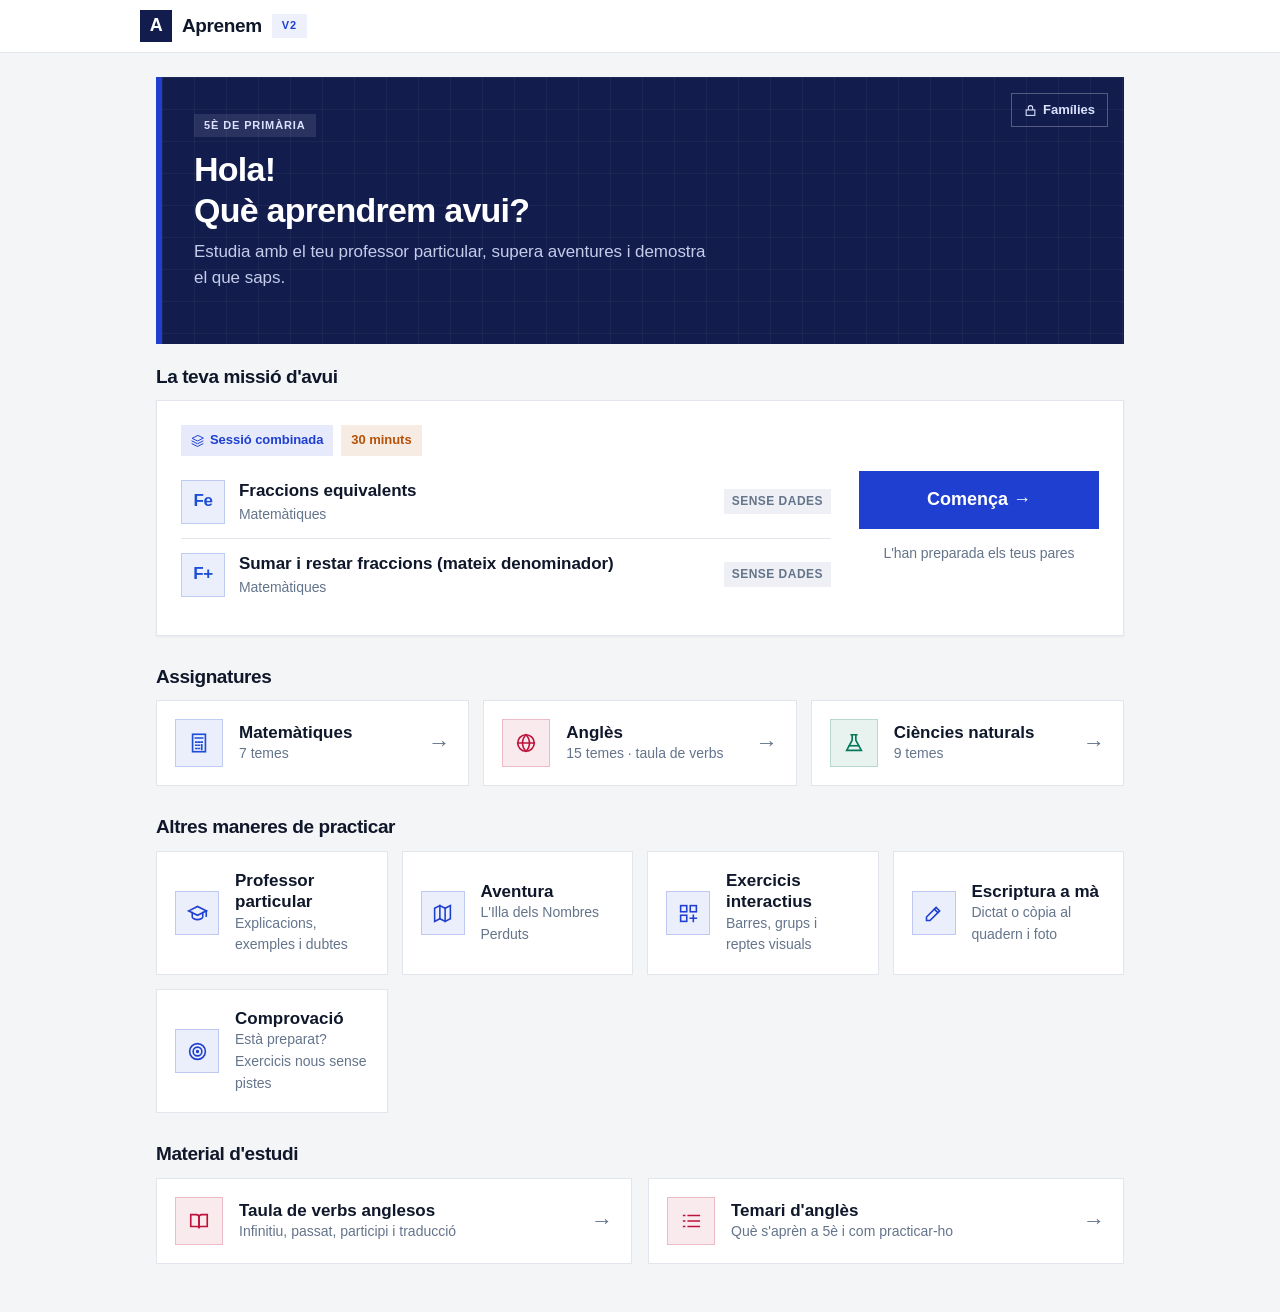
<file: versions/aprenem-v2-un-sol-arxiu.html>
<!doctype html>
<html lang="ca">
<head>
<meta charset="utf-8">
<meta name="viewport" content="width=device-width, initial-scale=1, viewport-fit=cover">
<meta name="apple-mobile-web-app-capable" content="yes">
<meta name="mobile-web-app-capable" content="yes">
<meta name="apple-mobile-web-app-title" content="Aprenem">
<meta name="apple-mobile-web-app-status-bar-style" content="default">
<meta name="theme-color" content="#ffffff">
<meta name="format-detection" content="telephone=no">
<title>Aprenem · v2</title>
<style>
:root{--bg:#F3F5FB;--surface:#fff;--ink:#17203A;--ink2:#3B4560;--muted:#6B7491;--line:#E3E7F1;
 --pri:#4338CA;--pri-h:#4F46E5;--pri-d:#312E81;--pri-l:#EEF0FF;--acc:#F59E0B;--acc-d:#B45309;
 --ok:#059669;--okbg:#E8F8F1;--ko:#E11D48;--kobg:#FFF1F4;--warn:#B45309;--warnbg:#FFF6E5;
 --s-mates:#2563EB;--s-angles:#E11D48;--s-ciencies:#059669;
 --r:20px;--sh:0 1px 2px rgba(23,32,58,.05),0 10px 30px rgba(23,32,58,.07);--sh2:0 2px 4px rgba(23,32,58,.06),0 18px 40px rgba(23,32,58,.12)}
*{box-sizing:border-box}
html{-webkit-text-size-adjust:100%}
body{margin:0;font-family:'Nunito',system-ui,-apple-system,"Segoe UI",Roboto,sans-serif;background:var(--bg);color:var(--ink);font-size:18px;line-height:1.55;-webkit-font-smoothing:antialiased}
h1,h2,h3{font-weight:900;letter-spacing:-.015em;line-height:1.2;color:var(--ink)}
h2{font-size:28px}h3{font-size:20px;font-weight:800}
b,strong{font-weight:800}
a{color:var(--pri);font-weight:700}
/* capçalera */
header{display:flex;align-items:center;gap:12px;padding:10px max(16px,calc((100vw - 1000px)/2));background:rgba(255,255,255,.92);backdrop-filter:blur(10px);-webkit-backdrop-filter:blur(10px);border-bottom:1px solid var(--line);position:sticky;top:0;z-index:20}
.brand{display:flex;align-items:center;gap:10px;flex:1;cursor:pointer;user-select:none}
.brand b{font-size:22px;font-weight:900;letter-spacing:-.02em}
.pill{display:inline-block;padding:3px 10px;border-radius:999px;background:var(--pri-l);color:var(--pri);font-size:12px;font-weight:800;letter-spacing:.04em;text-transform:uppercase}
.pill.light{background:rgba(255,255,255,.18);color:#fff}
#timer:not(:empty){font-variant-numeric:tabular-nums;font-weight:800;color:var(--pri);font-size:15px;background:var(--pri-l);padding:7px 14px;border-radius:999px}
main{max-width:1000px;margin:0 auto;padding:24px 16px 48px}
/* elements base */
.card{background:var(--surface);border:1px solid var(--line);border-radius:var(--r);padding:24px;margin-bottom:18px;box-shadow:var(--sh)}
.card>h3:first-child{margin-top:0}
button{font:inherit;font-weight:800;border:0;border-radius:14px;padding:12px 22px;background:var(--pri);color:#fff;cursor:pointer;min-height:50px;box-shadow:0 3px 0 var(--pri-d);transition:transform .08s,box-shadow .08s,background .15s;-webkit-tap-highlight-color:transparent}
button:hover{background:var(--pri-h)}
button:active{transform:translateY(2px);box-shadow:0 1px 0 var(--pri-d)}
button.sec{background:var(--pri-l);color:var(--pri);box-shadow:0 3px 0 #D3D8FB}
button.sec:hover{background:#E3E7FF}
button.ghost{background:#fff;color:var(--ink2);border:1.5px solid var(--line);box-shadow:none}
button.ghost:hover{background:#F7F8FC}
button:disabled{opacity:.45;cursor:not-allowed;transform:none;box-shadow:none}
.big{font-size:21px;padding:18px 28px;width:100%;border-radius:18px}
.grid{display:grid;gap:14px;grid-template-columns:repeat(auto-fit,minmax(230px,1fr))}
.grid2{display:grid;gap:16px;grid-template-columns:repeat(auto-fit,minmax(280px,1fr))}
input,select,textarea{font:inherit;font-weight:600;padding:12px 14px;border:1.5px solid #D5DAE7;border-radius:14px;background:#fff;color:var(--ink);width:100%;transition:border-color .15s,box-shadow .15s}
input:focus,select:focus,textarea:focus{outline:none;border-color:var(--pri);box-shadow:0 0 0 4px rgba(67,56,202,.15)}
input[type=file]{padding:10px;background:var(--bg);border-style:dashed}
input.ans{width:160px;height:66px;font-size:28px;font-weight:900;text-align:center;border-width:2px;border-radius:16px}
label{display:block;margin:14px 0 6px;font-weight:800;font-size:15px;color:var(--ink2)}
.row{display:flex;gap:10px;flex-wrap:wrap;align-items:flex-end}
.muted{color:var(--muted)}
small{display:block;color:var(--muted);font-weight:600;font-size:14px}
/* fitxes i xips */
.tile{width:48px;height:48px;border-radius:14px;display:grid;place-items:center;font-size:25px;flex:none;background:color-mix(in srgb,var(--c,var(--pri)) 13%,#fff);box-shadow:inset 0 0 0 1px color-mix(in srgb,var(--c,var(--pri)) 18%,transparent)}
.chip{display:inline-flex;gap:6px;align-items:center;padding:6px 12px;border-radius:999px;background:color-mix(in srgb,var(--c,var(--pri)) 11%,#fff);color:var(--c,var(--pri));font-weight:800;font-size:14px;white-space:nowrap}
.chip.light{background:rgba(255,255,255,.16);color:#fff}
.badge{display:inline-block;padding:3px 11px;border-radius:999px;font-size:13px;font-weight:800;white-space:nowrap}
.b0{background:var(--warnbg);color:var(--warn)}.b1{background:var(--pri-l);color:var(--pri)}.b2{background:var(--okbg);color:var(--ok)}.bn{background:#EEF0F5;color:var(--muted)}
/* portada */
.hero{position:relative;overflow:hidden;display:flex;align-items:center;gap:24px;background:linear-gradient(135deg,#3730A3 0%,#4338CA 45%,#7C3AED 100%);color:#fff;border-radius:28px;padding:36px;margin-bottom:22px;box-shadow:var(--sh2)}
.hero::before,.hero::after{content:'';position:absolute;border-radius:50%;background:rgba(255,255,255,.08)}
.hero::before{width:320px;height:320px;right:-80px;top:-120px}.hero::after{width:180px;height:180px;right:180px;bottom:-110px}
.hero h2{color:#fff;font-size:38px;margin:14px 0 10px}
.hero p{margin:0 0 18px;color:#E0E3FF;font-size:19px;max-width:520px}
.hero-t{flex:1;position:relative;z-index:1}.hero-owl{position:relative;z-index:1;flex:none;filter:drop-shadow(0 12px 20px rgba(0,0,0,.25))}
.role,.mode{display:flex;align-items:center;gap:16px;width:100%;text-align:left;background:#fff;color:var(--ink);border:1.5px solid var(--line);border-radius:var(--r);padding:20px;box-shadow:var(--sh);transition:transform .15s,box-shadow .15s,border-color .15s}
.role:hover,.mode:hover{background:#fff;transform:translateY(-2px);box-shadow:var(--sh2);border-color:#CFD5F5}
.role:active,.mode:active{transform:translateY(0)}
.role b,.mode b{display:block;font-size:19px;line-height:1.25}
.role .tile{width:60px;height:60px;font-size:30px;border-radius:18px}
.role .arr{margin-left:auto;font-size:22px;color:var(--muted)}
.mode{padding:16px;box-shadow:none}
.mode.sel{border:2px solid var(--pri);background:var(--pri-l);box-shadow:0 0 0 4px rgba(67,56,202,.1)}
.ph{margin:4px 0 20px}.ph h2{margin:0 0 4px}.ph p{margin:0}
/* missió */
.mission{display:flex;gap:28px;align-items:center;padding:28px}
.mission-l{flex:1}.mission-r{display:flex;flex-direction:column;align-items:center;gap:14px;width:240px}
.sk{display:flex;align-items:center;gap:14px;padding:12px 0;border-bottom:1px solid var(--line)}
.sk:last-child{border-bottom:0}.sk .badge{margin-left:auto}
/* fases */
.stepper{display:flex;align-items:center;flex-wrap:wrap;gap:6px 0;margin-bottom:20px}
.stp{display:flex;align-items:center;gap:8px;font-weight:800;font-size:14px;color:var(--muted)}
.stp i{width:30px;height:30px;border-radius:50%;display:grid;place-items:center;background:#E3E7F1;font-style:normal;font-size:14px}
.stp.on{color:var(--ink)}.stp.on i{background:var(--pri);color:#fff;box-shadow:0 0 0 4px rgba(67,56,202,.15)}
.stp.done i{background:var(--ok);color:#fff}
.stp+.stp::before{content:'';width:28px;height:2px;background:#D5DAE7;margin:0 10px 0 4px;border-radius:2px}
/* exercicis */
.card.subj{border-top:6px solid var(--c,var(--pri))}
.exhead{display:flex;justify-content:space-between;align-items:center;gap:10px;margin-bottom:6px;flex-wrap:wrap}
.prob{font-size:28px;font-weight:700;line-height:1.45;margin:10px 0 18px}
.fb{display:block;padding:14px 18px;border-radius:16px;margin-top:14px;font-weight:600;border:1px solid transparent}
.fb.ok{background:var(--okbg);color:#065F46;border-color:#BDEBD8}.fb.ko{background:var(--kobg);color:#9F1239;border-color:#FCCFD9}.fb.warn{background:var(--warnbg);color:#7C2D12;border-color:#FBE0B0}.fb.info{background:var(--pri-l);color:#312E81;border-color:#D8DCFC}
.fr{display:inline-flex;flex-direction:column;align-items:center;vertical-align:middle;margin:0 5px;font-weight:900;line-height:1.15}
.fr>span:first-child{border-bottom:3px solid currentColor;padding:0 5px}
.bar{display:flex;height:52px;border:2px solid #2B3557;border-radius:12px;overflow:hidden;margin:12px 0;max-width:620px;background:#fff}
.bar div{flex:1;border-right:1.5px solid #2B3557;background:#fff;transition:background .12s}
.bar div:last-child{border-right:0}
.bar div.on{background:linear-gradient(180deg,#818CF8,#6366F1)}
.bar.click div{cursor:pointer}.bar.click div:hover{background:#EEF0FF}.bar.click div.on:hover{background:#6366F1}
.dots{display:flex;flex-wrap:wrap;gap:10px;margin:12px 0}
.grp{display:flex;flex-wrap:wrap;gap:4px;padding:8px;border:2px dashed #C9D0E2;border-radius:12px;max-width:116px;background:#fff;transition:all .12s}
.grp.on{background:#EEF0FF;border:2px solid var(--pri)}
.dot{width:12px;height:12px;border-radius:50%;background:#A3AECB;display:inline-block}
.grp.on .dot{background:var(--pri)}
/* aventura */
.adv{position:relative;overflow:hidden;background:radial-gradient(circle at 20% 10%,rgba(255,255,255,.12) 0 2px,transparent 3px),radial-gradient(circle at 80% 30%,rgba(255,255,255,.1) 0 2px,transparent 3px),radial-gradient(circle at 60% 80%,rgba(255,255,255,.08) 0 2px,transparent 3px),linear-gradient(160deg,#1E1B4B 0%,#3730A3 55%,#6D28D9 100%);background-size:180px 180px,220px 220px,160px 160px,100% 100%;color:#fff;border:0}
.adv h3{color:#fff}.adv .muted{color:#C7D2FE}
.advtop{display:flex;justify-content:space-between;align-items:center;gap:10px;font-weight:800;color:#C7D2FE;font-size:15px;margin-bottom:14px}
.gems{background:rgba(255,255,255,.14);padding:5px 12px;border-radius:999px;color:#FDE68A}
.path{position:relative;display:flex;justify-content:space-between;margin:6px 0 20px}
.path::before{content:'';position:absolute;left:28px;right:28px;top:50%;border-top:3px dashed rgba(255,255,255,.3)}
.st{position:relative;z-index:1;width:56px;height:56px;border-radius:50%;display:grid;place-items:center;font-size:26px;background:#2E2A6B;border:2px solid rgba(255,255,255,.2);filter:grayscale(1);opacity:.6}
.st.done{filter:none;opacity:1;background:#FEF3C7;border-color:#FCD34D}
.st.cur{filter:none;opacity:1;background:#fff;border-color:#FDE68A;box-shadow:0 0 0 6px rgba(253,230,138,.3);animation:pulse 1.8s infinite}
@keyframes pulse{50%{box-shadow:0 0 0 12px rgba(253,230,138,.08)}}
.advbox{background:#fff;color:var(--ink);border-radius:18px;padding:22px;margin-top:16px;box-shadow:0 10px 30px rgba(0,0,0,.25)}
/* mascota */
.owl{display:flex;gap:14px;align-items:flex-start}
.owl .ic{flex:none;line-height:0}
.bub{flex:1;background:var(--pri-l);border-radius:4px 20px 20px 20px;padding:16px 20px}
.bub p:first-child,.bub h3:first-child{margin-top:0}.bub p:last-child{margin-bottom:0}
.steps{padding-left:22px}.steps li{margin:8px 0;padding-left:4px}.steps li::marker{font-weight:900;color:var(--pri)}
/* final */
.ring{--p:0;width:150px;height:150px;border-radius:50%;margin:8px auto 14px;background:conic-gradient(var(--ok) calc(var(--p)*1%),#E3E7F1 0);display:grid;place-items:center}
.ring>div{width:118px;height:118px;border-radius:50%;background:#fff;display:grid;place-items:center;font-size:30px;font-weight:900}
/* zona famílies */
.tabs{display:inline-flex;background:#E6E9F4;padding:5px;border-radius:16px;gap:4px;margin-bottom:20px;flex-wrap:wrap}
.tabs button{background:transparent;color:var(--ink2);box-shadow:none;min-height:42px;padding:8px 18px;border-radius:12px}
.tabs button:hover{background:rgba(255,255,255,.6)}
.tabs button.on{background:#fff;color:var(--pri);box-shadow:0 1px 3px rgba(23,32,58,.12)}
.subjh{display:flex;align-items:center;gap:10px;margin:18px 0 6px;font-weight:900}
label.chk{display:flex;gap:12px;align-items:center;padding:11px 14px;border:1.5px solid var(--line);border-radius:14px;margin:6px 0;font-weight:700;font-size:16px;color:var(--ink);cursor:pointer;background:#fff;transition:all .12s}
label.chk:hover{border-color:#CFD5F5}
label.chk:has(input:checked){border-color:var(--pri);background:var(--pri-l)}
.chk input{width:20px;height:20px;accent-color:var(--pri);flex:none}
label.chk .badge{margin-left:auto}
.stat{background:var(--bg);border-radius:16px;padding:18px 20px}
.stat b{display:block;font-size:32px;font-weight:900;color:var(--pri);line-height:1.1}
table{width:100%;border-collapse:collapse;font-size:16px}
th{font-size:13px;text-transform:uppercase;letter-spacing:.05em;color:var(--muted);font-weight:800}
td,th{padding:11px 10px;border-bottom:1px solid var(--line);text-align:left;vertical-align:middle}
tr.grp-h th{background:var(--bg);color:var(--ink);font-size:15px;text-transform:none;letter-spacing:0}
.tablewrap{overflow-x:auto}
/* xat */
.chat{max-height:340px;overflow:auto;display:flex;flex-direction:column;gap:8px;margin:12px 0}
.msg{padding:11px 15px;border-radius:18px;max-width:85%;white-space:pre-wrap;font-weight:600}
.msg.u{align-self:flex-end;background:var(--pri);color:#fff;border-bottom-right-radius:4px}.msg.m{align-self:flex-start;background:var(--pri-l);border-bottom-left-radius:4px}
.err-dub{color:var(--warn)}.err-ok{color:var(--ok)}
details summary{cursor:pointer}
table.mini{width:auto;min-width:280px;margin:6px 0;background:#fff;border-radius:12px;overflow:hidden;box-shadow:inset 0 0 0 1px var(--line)}
table.mini th,table.mini td{padding:7px 14px;font-size:16px}
table.mini th{background:var(--bg)}
.bloch{font-size:13px;font-weight:800;text-transform:uppercase;letter-spacing:.05em;color:var(--muted);margin:14px 0 4px}
.sk.topic .tn{flex:1;min-width:160px}.sk.topic .tb{display:flex;gap:8px;flex-wrap:wrap}.sk.topic .tb button{min-height:44px;padding:8px 14px;font-size:16px}
.subjcard{border-top:5px solid var(--c)}
.lockbtn{position:absolute;top:16px;right:16px;z-index:2;min-height:36px;padding:6px 14px;font-size:14px;font-weight:800;border-radius:999px;background:rgba(255,255,255,.14);color:#E0E3FF;border:1px solid rgba(255,255,255,.25);box-shadow:none}
.lockbtn:hover{background:rgba(255,255,255,.24)}
.modal-bg{position:fixed;inset:0;z-index:50;background:rgba(23,32,58,.55);display:grid;place-items:center;padding:max(16px,env(safe-area-inset-top)) max(16px,env(safe-area-inset-right)) max(16px,env(safe-area-inset-bottom)) max(16px,env(safe-area-inset-left))}
.modal{background:var(--surface);border-radius:24px;padding:26px;width:100%;max-width:420px;box-shadow:var(--sh2)}
.steps-ai{padding-left:22px;margin:8px 0}.steps-ai li{margin:6px 0}
code.k{background:var(--bg);padding:2px 8px;border-radius:8px;font-weight:800}
table.vt td{font-size:17px}table.vt tr[data-s]{cursor:pointer}table.vt tr:hover td{background:#FAFBFE}table.vt tr.spk td{background:var(--pri-l)}
header{padding-top:max(10px,env(safe-area-inset-top))}
main{padding-bottom:max(48px,env(safe-area-inset-bottom))}
@media (max-width:640px){
 .sk.topic{flex-wrap:wrap}.sk.topic .tb{width:100%}.sk.topic .tb button{flex:1}
 table.vt td,table.vt th{padding:9px 5px;font-size:15px}table.vt th{font-size:11px}
 table.vt .sp,table.vt .rg{display:none}
 .ph .row .ghost{min-height:42px;padding:8px 14px}
}
@media print{header,.noprint,.tabs{display:none!important}body{background:#fff;font-size:13px}main{padding:0;max-width:none}.card{box-shadow:none;border:1px solid #ddd;break-inside:avoid}table.vt td{font-size:13px;padding:4px 8px}h2{font-size:20px}}
@media (max-width:640px){
 body{font-size:17px}main{padding:16px 16px 40px}h2{font-size:24px}
 .hero{padding:26px;flex-direction:column-reverse;align-items:flex-start}.hero h2{font-size:30px}.hero-owl svg{width:96px;height:96px}
 .mission{flex-direction:column;align-items:stretch;padding:22px}.mission-r{width:auto}.mission-r svg{display:none}
 .prob{font-size:23px}.card{padding:18px}.st{width:44px;height:44px;font-size:21px}
 .stp span{display:none}.stp+.stp::before{width:18px}
}
/* ================= v2: estil sobri per a 11-12 anys ================= */
:root{--bg:#F4F5F7;--surface:#fff;--ink:#0F172A;--ink2:#334155;--muted:#64748B;--line:#E2E5EB;
 --pri:#1E3FD0;--pri-h:#1834B2;--pri-d:#142A8F;--pri-l:#EEF1FC;--acc:#D97706;--acc-d:#B45309;
 --ok:#047857;--okbg:#ECF7F2;--ko:#BE123C;--kobg:#FCF0F3;--warn:#B45309;--warnbg:#FDF6EC;
 --s-mates:#1D4ED8;--s-angles:#BE123C;--s-ciencies:#047857;--navy:#121C4D;
 --r:0px;--sh:0 1px 2px rgba(15,23,42,.05);--sh2:0 8px 24px rgba(15,23,42,.10);
 --font:ui-sans-serif,-apple-system,BlinkMacSystemFont,"Segoe UI Variable Text","Segoe UI",Roboto,"Helvetica Neue",Arial,sans-serif}
body{font-family:var(--font);font-size:17px;line-height:1.55;letter-spacing:-.003em}
h1,h2,h3{font-weight:700;letter-spacing:-.022em}
h2{font-size:28px}h3{font-size:19px;font-weight:650}
b,strong{font-weight:650}
button,input,select,textarea,.card,.tile,.chip,.badge,.fb,.modal,.hero,.advbox,.tabs,.tabs button,label.chk,.stat,.role,.mode,.bub,.msg,table.mini,.bar,.grp,.pill,#timer:not(:empty),.lockbtn,.big,input.ans,.ab{border-radius:0!important}
button{font-weight:600;min-height:46px;padding:11px 20px;box-shadow:none!important;letter-spacing:0;transition:background .12s,border-color .12s,color .12s}
button:active{transform:none}
button.sec{background:var(--pri-l);color:var(--pri);border:1px solid #D5DCF7}
button.sec:hover{background:#E2E8FB}
button.ghost{border:1px solid var(--line)}
.big{font-size:18px;padding:15px 24px}
input,select,textarea{border:1px solid #CBD2DD;font-weight:500}
input:focus,select:focus,textarea:focus{box-shadow:0 0 0 3px rgba(30,63,208,.18)}
input.ans{height:58px;font-size:24px;font-weight:650;border-width:1px;width:170px}
label{font-weight:600;font-size:14px;color:var(--ink2)}
small{font-weight:500}
.card{box-shadow:var(--sh);padding:22px}
.card.subj{border-top:3px solid var(--c,var(--pri))}
.subjcard{border-top:3px solid var(--c)}
.role,.mode{box-shadow:none;border:1px solid var(--line);padding:18px}
.role:hover,.mode:hover{transform:none;box-shadow:inset 3px 0 0 var(--c,var(--pri));border-color:#CFD5E0}
.role b,.mode b{font-size:17px;font-weight:650}
.mode.sel{border:1px solid var(--pri);box-shadow:inset 3px 0 0 var(--pri)}
.tile{width:44px;height:44px;font-size:21px;background:color-mix(in srgb,var(--c,var(--pri)) 9%,#fff);box-shadow:inset 0 0 0 1px color-mix(in srgb,var(--c,var(--pri)) 22%,transparent);color:var(--c,var(--pri))}
.role .tile{width:48px;height:48px;font-size:22px}
.tile .ab{font-size:17px;font-weight:700;letter-spacing:-.02em;font-variant-numeric:tabular-nums}
.ab{display:inline-block;font-weight:700;letter-spacing:-.01em}
.chip .ab,label.chk .ab,.exhead .ab{font-size:.78em;padding:1px 5px;border:1px solid currentColor;line-height:1.3;margin-right:2px}
.chip{border-radius:0;font-weight:600;font-size:13px;padding:5px 10px;text-transform:none}
.badge{font-weight:600;font-size:12px;padding:3px 8px;text-transform:uppercase;letter-spacing:.04em}
.ic{display:inline-block;vertical-align:-.14em;flex:none}
.pill{font-weight:700;font-size:11px;letter-spacing:.08em}
.logo{width:32px;height:32px;display:grid;place-items:center;background:var(--navy);color:#fff;font-weight:800;font-size:18px;letter-spacing:-.03em}
.brand b{font-size:19px;font-weight:700;letter-spacing:-.02em}
#timer:not(:empty){font-weight:600}
.eyebrow{font-size:12px;font-weight:700;letter-spacing:.09em;text-transform:uppercase;color:#A9B4E8;margin-bottom:4px}
/* franja blava */
.hero{background:var(--navy);background-image:linear-gradient(rgba(255,255,255,.045) 1px,transparent 1px),linear-gradient(90deg,rgba(255,255,255,.045) 1px,transparent 1px);background-size:32px 32px;box-shadow:none;padding:34px 32px;border-left:6px solid var(--pri)}
.hero::before,.hero::after{display:none}
.hero h2{font-size:34px;font-weight:700;margin:12px 0 8px}
.hero p{color:#C5CCEA;font-size:17px}
.pill.light{background:rgba(255,255,255,.1);color:#DCE2FF}
.lockbtn{border:1px solid rgba(255,255,255,.28);background:transparent;color:#DCE2FF;font-weight:600;min-height:34px;padding:6px 12px;font-size:13px;display:inline-flex;align-items:center;gap:6px}
.lockbtn:hover{background:rgba(255,255,255,.08)}
.mission{padding:24px}
/* fases i exercicis */
.stp i{border-radius:0;font-weight:700}
.prob{font-size:25px;font-weight:600}
.fb{border-radius:0;font-weight:500;border-width:0 0 0 3px;border-style:solid}
.fb.ok{border-color:var(--ok)}.fb.ko{border-color:var(--ko)}.fb.warn{border-color:var(--warn)}.fb.info{border-color:var(--pri)}
.bar{border-width:1px;border-color:#334155}.bar div{border-right-color:#334155}
.bar div.on{background:var(--pri)}
.grp{border-style:solid;border-width:1px;border-color:#CBD2DD}.grp.on{border-color:var(--pri);background:var(--pri-l)}
.owl .ic{line-height:0}
.bub{background:var(--bg);border-left:3px solid var(--pri);padding:14px 18px}
.steps li::marker{font-weight:700}
/* aventura */
.adv{background:var(--navy);background-image:linear-gradient(rgba(255,255,255,.04) 1px,transparent 1px),linear-gradient(90deg,rgba(255,255,255,.04) 1px,transparent 1px);background-size:28px 28px}
.st{border-radius:0;font-size:16px;font-weight:700;width:44px;height:44px;background:#1C2867;border:1px solid rgba(255,255,255,.2);color:#A9B4E8;filter:none;opacity:1}
.st.done{background:#fff;color:var(--ok);border-color:#fff}
.st.cur{background:var(--pri);color:#fff;border-color:#8FA2F5;box-shadow:0 0 0 4px rgba(143,162,245,.25);animation:none}
.path::before{border-top:1px solid rgba(255,255,255,.25)}
.gems{border-radius:0;background:rgba(255,255,255,.08);color:#FCD34D}
.advbox{box-shadow:none}.advbox .muted{color:var(--muted)}
/* zona famílies */
.tabs{background:transparent;padding:0;gap:0;border-bottom:1px solid var(--line);display:flex}
.tabs button{border-bottom:2px solid transparent;padding:10px 16px;min-height:44px;color:var(--muted)}
.tabs button.on{background:transparent;box-shadow:none;color:var(--ink);border-bottom-color:var(--pri)}
label.chk{border:1px solid var(--line);font-weight:500}
label.chk:has(input:checked){box-shadow:inset 3px 0 0 var(--pri)}
.stat{background:var(--surface);border:1px solid var(--line)}
.stat b{font-weight:700;color:var(--ink)}
.msg.u{border-radius:0}.msg.m{border-radius:0}
.ring>div{font-weight:700}
.modal{border-top:3px solid var(--pri)}
/* rellotge i avisos */
#timer.t-warn{background:var(--warnbg)!important;color:var(--warn)!important}
#timer.t-end{background:var(--kobg)!important;color:var(--ko)!important}
#toast{position:fixed;left:50%;transform:translateX(-50%);bottom:max(18px,env(safe-area-inset-bottom));z-index:40;width:min(640px,calc(100% - 32px));display:flex;gap:10px;align-items:center;background:var(--navy);color:#fff;padding:12px 12px 12px 18px;box-shadow:var(--sh2);border-left:4px solid var(--acc)}
#toast span{flex:1;font-size:15px}#toast button{min-height:40px;padding:8px 14px;font-size:15px;white-space:nowrap}
#toast .ghost{background:transparent;color:#C5CCEA;border-color:rgba(255,255,255,.25);padding:8px 12px}
/* làmines */
.fig{background:#fff;border:1px solid var(--line);padding:10px;margin:4px 0 16px}
.lamsvg{width:100%;height:auto;max-width:560px;display:block;margin:0 auto;font-family:var(--font)}
.lamsvg .body *{fill:#F6EBE3;stroke:#E2CEBF;stroke-width:1.5}
.lamsvg .face circle{fill:#B89A87}.lamsvg .face .mouth{fill:none;stroke:#B89A87;stroke-width:2;stroke-linecap:round}
.lamsvg .lung{fill:url(#lgr);stroke:#C85A6E;stroke-width:2}
.lamsvg .br1{fill:none;stroke:#9E3550;stroke-width:9;stroke-linecap:round}
.lamsvg .br2{fill:none;stroke:#9E3550;stroke-width:4;stroke-linecap:round}
.lamsvg .br3{fill:none;stroke:#B4485F;stroke-width:2;stroke-linecap:round}
.lamsvg .air{fill:#D6E6F8;stroke:#4A78B5;stroke-width:1.5}
.lamsvg .ring{fill:none;stroke:#4A78B5;stroke-width:1.5}
.lamsvg .nose{fill:#E9CFBF;stroke:#B89A87;stroke-width:1.5}
.lamsvg .dia{fill:none;stroke:#B9692C;stroke-width:7;stroke-linecap:round}.lamsvg .dia2{fill:none;stroke:#E2A877;stroke-width:4;stroke-linecap:round}
.lamsvg .inset{fill:#fff;stroke:#C85A6E;stroke-width:2}
.lamsvg .alv{fill:#F6B6C0;stroke:#C85A6E;stroke-width:1.5}
.lamsvg .cap-r{fill:none;stroke:#D63B3B;stroke-width:6;opacity:.75}.lamsvg .cap-b{fill:none;stroke:#3B6FD6;stroke-width:6;opacity:.75}
.lamsvg .ld{stroke:#64748B;stroke-width:1.2}.lamsvg .dash{stroke-dasharray:4 4;fill:none}
.lamsvg .pt{fill:#0F172A}.lamsvg .bd{fill:#121C4D}.lamsvg .bn{fill:#fff;font-size:12px;font-weight:700}
.lamsvg .lt{fill:#0F172A;font-size:15px;font-weight:600}.lamsvg .cap{fill:#64748B;font-size:12px}
.lamsvg [data-part]{cursor:pointer}
.lamsvg .part.hi{filter:drop-shadow(0 0 5px rgba(30,63,208,.9))}
.lamsvg .lab.hi .bd{fill:#1E3FD0}.lamsvg .lab.hi .lt{fill:#1E3FD0;font-weight:700}.lamsvg .lab.hi .ld{stroke:#1E3FD0;stroke-width:2}
.stat span b{display:inline;font-size:inherit;color:inherit;font-weight:700}
.lam{display:grid;grid-template-columns:minmax(0,1.3fr) minmax(0,1fr);gap:18px;align-items:start}
@media (max-width:820px){.lam{grid-template-columns:1fr}}
</style>
</head>
<body>
<header><div class="brand" onclick="home()"><span class="logo">A</span><b>Aprenem</b><span class="pill">v2</span></div><span id="timer"></span></header>
<main id="app"></main>
<script>
/* ===================== utilitats ===================== */
const $=s=>document.querySelector(s);
const rnd=(a,b)=>a+Math.floor(Math.random()*(b-a+1));
const pick=a=>a[Math.floor(Math.random()*a.length)];
const gcd=(a,b)=>b?gcd(b,a%b):Math.abs(a);
const lcm=(a,b)=>a/gcd(a,b)*b;
const R=(n,d=1)=>{if(d<0){n=-n;d=-d}const g=gcd(Math.abs(n),d)||1;return{n:n/g,d:d/g}};
const req=(a,b)=>a.n*b.d===b.n*a.d;
const F=(n,d)=>`<span class="fr"><span>${n}</span><span>${d}</span></span>`;
const fmtR=r=>r.d===1?`${r.n}`:`${r.n}/${r.d}`;
const dec=h=>(h/100).toFixed(2).replace('.',',').replace(/,?0+$/,'');
const dec2=h=>(h/100).toFixed(2).replace('.',',');
const esc=s=>String(s??'').replace(/[&<>"]/g,c=>({'&':'&amp;','<':'&lt;','>':'&gt;','"':'&quot;'}[c]));
const once=f=>{let c=false;return(...a)=>{if(!c){c=true;f(...a)}}};
const ORD={1:'1r',2:'2n',3:'3r',4:'4t',5:'5è',6:'6è'};
const mmss=ms=>`${Math.floor(ms/60000)}:${String(Math.floor(ms/1000)%60).padStart(2,'0')}`;
function parseVal(s){
  s=(s||'').trim().replace(/\s+/g,' ');let m;
  if(m=s.match(/^(\d+) (\d+)\s*\/\s*(\d+)$/)){const d=+m[3];return d?R(+m[1]*d+ +m[2],d):null}
  if(m=s.match(/^(-?\d+)\s*\/\s*(\d+)$/))return +m[2]?R(+m[1],+m[2]):null;
  if(m=s.match(/^(-?\d+)(?:[.,](\d+))?$/)){const f=m[2]||'';return R(parseInt(m[1]+f,10),10**f.length)}
  return null;
}
const barHTML=(parts,on,click)=>`<div class="bar${click?' click':''}">${Array.from({length:parts},(_,i)=>`<div class="${i<on?'on':''}" data-i="${i}"></div>`).join('')}</div>`;
const groupsHTML=(d,k,on,click)=>`<div class="dots">${Array.from({length:d},(_,i)=>`<div class="grp${i<on?' on':''}" data-i="${i}" style="${click?'cursor:pointer':''}">${'<span class="dot"></span>'.repeat(k)}</div>`).join('')}</div>`;

/* ===================== habilitats (exercicis verificables) ===================== */
const SK={
 frac_equiv:{nom:'Fraccions equivalents',ic:'🍕',
  teoria:['Dues fraccions són <b>equivalents</b> si representen la mateixa quantitat, encara que s\'escriguin amb nombres diferents.',
   `Per exemple, ${F(1,2)} i ${F(2,4)}: si parteixes una pizza en 2 trossos i en menges 1, menges el mateix que si la parteixes en 4 i en menges 2.`,
   'Per trobar una fracció equivalent <b>multipliquem (o dividim) el numerador i el denominador pel mateix nombre</b>. Mai no sumem!'],
  gen(lv){const b=rnd(2,lv?9:6),a=rnd(1,b-1),k=rnd(2,lv>1?9:5);
   return{text:`Completa la fracció equivalent:<br>${F(a,b)} = ${F('?',b*k)}`,fields:[{label:'Numerador',ans:R(a*k)}],
    vis:barHTML(b,a),
    hints:[`Fixa't en els denominadors: ${b} i ${b*k}. Per quin nombre s'ha multiplicat ${b}?`,`${b} × ${k} = ${b*k}. Ara has de fer el mateix amb el numerador.`],
    steps:[`El denominador ${b} s'ha convertit en ${b*k}, perquè ${b} × ${k} = ${b*k}.`,`Per mantenir la mateixa quantitat, el numerador també es multiplica per ${k}: ${a} × ${k} = ${a*k}.`,`Per tant, ${F(a,b)} = ${F(a*k,b*k)}.`],
    err:v=>v[0].d===1&&v[0].n===a+b*k-b?'suma_no_multiplica':null,
    paint:b*k<=24?{kind:'bar',parts:b*k,target:a*k,label:`Pinta ${F(a,b)} d'aquesta barra. Està dividida en ${b*k} parts iguals.`,
      follow:{q:`Quina fracció de la barra has pintat? Escriu-la amb denominador ${b*k}.`,ans:R(a*k,b*k),raw:`${a*k}/${b*k}`}}:null};
  }},
 frac_suma_igual:{nom:'Sumar i restar fraccions (mateix denominador)',ic:'➕',
  teoria:['Quan les fraccions tenen el <b>mateix denominador</b>, les parts són de la mateixa mida.',
   `Per això només sumem (o restem) els <b>numeradors</b> i deixem el mateix denominador: ${F(2,7)} + ${F(3,7)} = ${F(5,7)}.`,
   'El denominador no se suma: diu en quantes parts està dividida la unitat, i això no canvia.'],
  gen(lv){const den=rnd(3,lv?12:8);let a=rnd(1,den-1),b=rnd(1,den-1);const resta=lv>0&&Math.random()<.5;
   if(resta){if(a===b){if(a===1)a=2;else b--}if(a<b)[a,b]=[b,a]}
   const r=resta?a-b:a+b,op=resta?'−':'+',s=R(r,den);
   return{text:`Calcula:<br>${F(a,den)} ${op} ${F(b,den)}`,fields:[{label:'Resultat (ex. 3/4)',ans:s}],
    vis:barHTML(den,a)+barHTML(den,b),
    hints:['Els denominadors són iguals. Què passa amb el denominador quan sumes o restes?',`El denominador continua sent ${den}. Ara ${resta?'resta':'suma'} només els numeradors.`],
    steps:[`Els dos denominadors són ${den}: el resultat també tindrà denominador ${den}.`,`${resta?'Restem':'Sumem'} els numeradors: ${a} ${op} ${b} = ${r}.`,`Resultat: ${F(r,den)}${s.d!==den&&s.n?` = ${F(s.n,s.d)} (simplificat)`:''}.`],
    err:v=>!resta&&req(v[0],R(a+b,2*den))?'suma_denominadors':null};
  }},
 frac_suma_dif:{nom:'Sumar fraccions (denominador diferent)',ic:'🧮',
  teoria:['Si els denominadors són <b>diferents</b>, les parts tenen mides diferents i no es poden sumar directament.',
   'Primer busquem un <b>denominador comú</b> (el mínim comú múltiple dels denominadors) i convertim cada fracció en una d\'equivalent.',
   `Exemple: ${F(1,2)} + ${F(1,3)} → ${F(3,6)} + ${F(2,6)} = ${F(5,6)}.`],
  gen(lv){const pool=lv?[2,3,4,5,6,8,9,10,12]:[2,3,4,6,8];const b=pick(pool);let e;do{e=pick(pool)}while(e===b);
   const a=rnd(1,b-1),c=rnd(1,e-1),L=lcm(b,e),na=a*L/b,nc=c*L/e,s=R(na+nc,L);
   return{text:`Calcula:<br>${F(a,b)} + ${F(c,e)}`,fields:[{label:'Resultat (ex. 5/6)',ans:s}],
    vis:barHTML(b,a)+barHTML(e,c),
    hints:[`Els denominadors (${b} i ${e}) són diferents. Busca un nombre que sigui múltiple de tots dos.`,`El mínim comú múltiple de ${b} i ${e} és ${L}. Converteix les dues fraccions a denominador ${L}.`],
    steps:[`Busquem el denominador comú: m.c.m.(${b}, ${e}) = ${L}.`,`${F(a,b)} = ${F(na,L)} (multipliquem per ${L/b}) i ${F(c,e)} = ${F(nc,L)} (multipliquem per ${L/e}).`,`${F(na,L)} + ${F(nc,L)} = ${F(na+nc,L)}${s.d!==L?` = ${F(s.n,s.d)} (simplificat)`:''}.`],
    err:v=>req(v[0],R(a+c,b+e))?'suma_denominadors':null};
  }},
 frac_de_nombre:{nom:'Fracció d\'un nombre',ic:'🍬',
  teoria:['Per calcular la fracció d\'un nombre fem dues passes:','1. <b>Dividim</b> el nombre pel denominador (així sabem quant val cada part).','2. <b>Multipliquem</b> el resultat pel numerador (agafem les parts que ens diuen).',`Exemple: ${F(3,4)} de 20 → 20 : 4 = 5 → 5 × 3 = 15.`],
  gen(lv){const d=rnd(2,lv?10:6),n=rnd(1,d-1),k=rnd(2,lv?15:8),N=d*k;
   const text=pick([`Una classe té ${N} alumnes. ${F(n,d)} dels alumnes van d'excursió. Quants alumnes hi van?`,`En Pau té ${N} cromos i en regala ${F(n,d)}. Quants cromos regala?`,`Un dipòsit té ${N} litres d'aigua. Se n'han gastat ${F(n,d)}. Quants litres s'han gastat?`,`Quant és ${F(n,d)} de ${N}?`]);
   return{text,fields:[{label:'Resposta',ans:R(n*k)}],
    vis:N<=80?groupsHTML(d,k,0):null,
    hints:[`En quantes parts iguals has de repartir ${N}? Mira el denominador.`,`${N} : ${d} = ${k}. Cada part val ${k}. Quantes parts has d'agafar?`],
    steps:[`Dividim pel denominador: ${N} : ${d} = ${k}. Cada part val ${k}.`,`Multipliquem pel numerador: ${k} × ${n} = ${n*k}.`,`Resposta: ${n*k}.`],
    err:v=>v[0].d!==1?null:(n!==1&&v[0].n===k?'nomes_divideix':(v[0].n===N*n?'nomes_multiplica':null)),
    paint:N<=60?{kind:'groups',parts:d,k,target:n,label:`Hi ha ${N} punts repartits en ${d} grups iguals. Toca els grups que formen ${F(n,d)} del total.`,
      follow:{q:`Quants punts hi ha als grups que has triat? (és ${F(n,d)} de ${N})`,ans:R(n*k)}}:null};
  }},
 decimals:{nom:'Sumar i restar decimals',ic:'🔢',
  teoria:['En els nombres decimals, la <b>coma</b> separa la part entera de la part decimal.','Per sumar o restar decimals, col·loquem els nombres de manera que les <b>comes quedin alineades</b>: unitats davall unitats, dècimes davall dècimes, centèsimes davall centèsimes.','Si cal, afegim zeros a la dreta: 1,4 = 1,40.'],
  gen(lv){let a=rnd(101,lv?2999:999);if(a%10===0)a++;const bt=rnd(11,lv?199:99),bh=bt*10;let resta=Math.random()<.5;if(resta&&a<=bh)resta=false;
   const r=resta?a-bh:a+bh,op=resta?'−':'+';
   return{text:`Calcula:<br><b>${dec(a)} ${op} ${dec(bh)}</b>`,fields:[{label:'Resultat',ans:R(r,100)}],vis:null,
    hints:['Imagina els nombres un davall l\'altre amb les comes alineades. Quantes xifres decimals té cada un?',`Escriu ${dec(bh)} com ${dec2(bh)} i ${resta?'resta':'suma'} columna per columna.`],
    steps:[`Escrivim ${dec(bh)} com ${dec2(bh)} perquè tots dos tinguin dues xifres decimals.`,`Alineem les comes i ${resta?'restem':'sumem'}: ${dec2(a)} ${op} ${dec2(bh)}.`,`Resultat: ${dec(r)}.`],
    err:v=>req(v[0],R(resta?a-bt:a+bt,100))?'comes_no_alineades':null};
  }},
 divisions:{nom:'Divisions',ic:'➗',
  teoria:['En una divisió hi ha: <b>dividend</b> (el que repartim), <b>divisor</b> (entre quants), <b>quocient</b> (quant toca a cadascú) i <b>residu</b> (el que sobra).','El residu sempre ha de ser <b>més petit que el divisor</b>. Si no, encara en podríem repartir més!','Comprovació: divisor × quocient + residu = dividend.'],
  gen(lv,curs){const dv=curs>=6&&lv>0?rnd(11,29):rnd(3,9),D=rnd(lv?1000:100,lv?9999:999),q=Math.floor(D/dv),r=D%dv;
   return{text:`Fes la divisió:<br><b>${D} : ${dv}</b>`,fields:[{label:'Quocient',ans:R(q)},{label:'Residu',ans:R(r)}],vis:null,
    hints:[`Comença per les primeres xifres de ${D}: quantes vegades hi cap ${dv}?`,`Pots comprovar el resultat: ${dv} × quocient + residu ha de donar ${D}.`],
    steps:[`${dv} × ${q} = ${dv*q}, que és el múltiple de ${dv} més gran que no passa de ${D}.`,`Residu: ${D} − ${dv*q} = ${r} (és més petit que ${dv} ).`,`Comprovació: ${dv} × ${q} + ${r} = ${D}.`],
    err:v=>v[1].d===1&&v[1].n>=dv?'residu_gran':null};
  }},
 percentatges:{nom:'Percentatges',ic:'💯',
  teoria:['El <b>percentatge</b> (%) vol dir «de cada 100». El 25% vol dir 25 de cada 100.',`Un percentatge és una fracció amb denominador 100: 25% = ${F(25,100)} = ${F(1,4)}.`,'Per calcular el p% d\'un nombre: <b>multipliquem pel percentatge i dividim entre 100</b>. Exemple: 20% de 50 → 50 × 20 : 100 = 10.'],
  gen(lv){const p=pick(lv?[5,15,30,40,60,75]:[10,20,25,50]),step=100/gcd(p,100),lo=Math.ceil(20/step),N=step*rnd(lo,lo+(lv?15:8)),ans=p*N/100;
   const text=pick([`Una bicicleta costa ${N} €. Està rebaixada un ${p}%. Quants euros et descompten?`,`En una escola hi ha ${N} alumnes i el ${p}% hi va en bicicleta. Quants alumnes hi van en bicicleta?`,`Calcula el ${p}% de ${N}.`]);
   return{text,fields:[{label:'Resposta',ans:R(ans)}],vis:null,
    hints:[`${p}% vol dir ${p} de cada 100. Com ho escriuries en forma de fracció?`,`Multiplica ${N} × ${p} i després divideix entre 100.`],
    steps:[`${p}% = ${F(p,100)}.`,`${N} × ${p} = ${N*p}.`,`${N*p} : 100 = ${ans}.`],
    err:v=>p!==10&&N%p===0&&v[0].d===1&&v[0].n===N/p?'divideix_percent':null};
  }}
};

/* ===================== ANGLÈS ===================== */
const norm=s=>String(s||'').toLowerCase().replace(/[’`´]/g,"'").replace(/[.,!?;:"«»¿¡]/g,'').replace(/\s+/g,' ').trim();
function lev(a,b){const d=Array.from({length:a.length+1},(_,i)=>[i]);for(let j=1;j<=b.length;j++)d[0][j]=j;
 for(let i=1;i<=a.length;i++)for(let j=1;j<=b.length;j++)d[i][j]=Math.min(d[i-1][j]+1,d[i][j-1]+1,d[i-1][j-1]+(a[i-1]===b[j-1]?0:1));return d[a.length][b.length]}
const VOCAB=`cat;gat;🐱|dog;gos;🐶|horse;cavall;🐴|cow;vaca;🐮|pig;porc;🐷|sheep;ovella;🐑|rabbit;conill;🐰|bird;ocell;🐦|fish;peix;🐟|mouse;ratolí;🐭|elephant;elefant;🐘|monkey;mona;🐒|lion;lleó;🦁|bear;ós;🐻|frog;granota;🐸|snake;serp;🐍|butterfly;papallona;🦋;1|giraffe;girafa;🦒;1|dolphin;dofí;🐬;1|apple;poma;🍎|banana;plàtan;🍌|bread;pa;🍞|cheese;formatge;🧀|egg;ou;🥚|milk;llet;🥛|orange;taronja;🍊|strawberry;maduixa;🍓;1|carrot;pastanaga;🥕;1|water;aigua;💧|cake;pastís;🍰|tomato;tomàquet;🍅|potato;patata;🥔|book;llibre;|pencil;llapis;|ruler;regle;;1|scissors;tisores;✂️;1|backpack/rucksack/schoolbag;motxilla;🎒;1|computer;ordinador;💻;1|clock;rellotge;🕐|sun;sol;☀️|rain;pluja;🌧️|snow;neu;❄️|cloud;núvol;☁️;1|tree;arbre;🌳|flower;flor;🌸|beach;platja;🏖️|mountain;muntanya;⛰️;1|moon;lluna;🌙|t-shirt/tshirt;camiseta;👕|dress;vestit;👗|socks;calcetins;🧦;1|trousers/pants;pantalons;👖;1|glasses;ulleres;👓;1|umbrella;paraigua;☂️;1|house;casa;🏠|bed;llit;🛏️|chair;cadira;🪑|door;porta;🚪|key;clau;🔑|car;cotxe;🚗|bus;autobús;🚌|train;tren;🚆|plane/aeroplane/airplane;avió;✈️|bike/bicycle;bicicleta;🚲|boat;vaixell;⛵`
 .split('|').map(s=>{const[en,ca,em,h]=s.split(';'),alts=en.split('/');return{en:alts[0],alts,ca,em,h:+(h||0)}});
function pickVocab(lv){const sv=(S.sessio.vocab||[]).filter(w=>w.en&&w.ca);
 if(sv.length>=3){const w=pick(sv);return{en:w.en,alts:[w.en],ca:w.ca,em:w.em||''}}return pick(VOCAB.filter(w=>lv>0||!w.h))}
const EN_SENT=[['I like apples','M\'agraden les pomes'],['She has got a cat','Ella té un gat'],['We go to school by bus','Anem a l\'escola amb autobús'],['The dog is very big','El gos és molt gros'],['It is sunny today','Avui fa sol'],['My brother plays football','El meu germà juga a futbol'],['They are in the park','Són al parc'],['Can you help me','Em pots ajudar?'],['I have got two sisters','Tinc dues germanes'],['What is your name','Com et dius?']];
const PRES=[['play','plays','football every Saturday'],['watch','watches','TV after dinner'],['go','goes','to school by bus'],['study','studies','English on Mondays'],['have','has','breakfast at eight o\'clock'],['wash','washes','the dishes after lunch'],['fly','flies','a kite in the park'],['read','reads','comics at night'],['eat','eats','fruit every day'],['swim','swims','in the sea in summer'],['like','likes','chocolate ice cream'],['ride','rides','a bike to school'],['live','lives','in Palma'],['do','does','homework in the afternoon'],['catch','catches','the bus at eight']];
const BE_S=[['I',0],['You',2],['He',1],['She',1],['We',2],['They',2],['My parents',2],['Anna',1],['My cat',1]];
const BE_R=[['be','eleven years old'],['be','in the classroom'],['be','very happy today'],['be','from Mallorca'],['be','at the beach'],['have','got a new bike'],['have','got blue eyes'],['have','got two brothers']];
const PAST=[['play','played','tennis',0],['watch','watched','a film',0],['visit','visited','my cousins',0],['cook','cooked','dinner',0],['walk','walked','to school',0],['study','studied','for the exam',0],['go','went','to the beach',1],['eat','ate','a big pizza',1],['see','saw','a dolphin',1],['have','had','a party',1],['buy','bought','a new book',1],['swim','swam','in the pool',1],['write','wrote','a letter to my grandma',1],['drink','drank','orange juice',1],['make','made','a cake',1],['come','came','home late',1],['take','took','a lot of photos',1],['run','ran','in the park',1]];
const PLUR=[['cat','cats','🐱'],['dog','dogs','🐶'],['box','boxes','📦'],['bus','buses','🚌'],['watch','watches','⌚'],['baby','babies','👶'],['strawberry','strawberries','🍓'],['dress','dresses','👗'],['toy','toys','🧸'],['key','keys','🔑'],['potato','potatoes','🥔'],['child','children','',1],['man','men','👨',1],['woman','women','👩',1],['mouse','mice','🐭',1],['tooth','teeth','🦷',1],['foot','feet','🦶',1],['sheep','sheep','🐑',1],['fish','fish','🐟',1],['knife','knives','🔪',1],['leaf','leaves','🍃',1]];
const COMP=[['tall','taller','My dad is ___ than me'],['small','smaller','A mouse is ___ than a cat'],['fast','faster','A car is ___ than a bike'],['old','older','My grandma is ___ than my mum'],['big','bigger','An elephant is ___ than a dog'],['hot','hotter','Summer is ___ than winter'],['happy','happier','Today I am ___ than yesterday'],['funny','funnier','This film is ___ than the book'],['easy','easier','This exercise is ___ than the last one'],['beautiful','more beautiful','This beach is ___ than the other one'],['expensive','more expensive','A car is ___ than a bike'],['interesting','more interesting','This book is ___ than that one'],['dangerous','more dangerous','A lion is ___ than a cat'],['good','better','My new bike is ___ than my old one'],['bad','worse','The weather today is ___ than yesterday']];
Object.assign(SK,{
 en_vocab:{mat:'angles',nom:'Vocabulari',ic:'🔤',
  teoria:['Aprendre vocabulari és com omplir una motxilla de paraules: com més en tens, més coses pots dir.','Truc: <b>mira el dibuix, digues la paraula en veu alta i escriu-la</b>. Fixa\'t en les lletres que no sonen com en català.','Exemple: 🐱 gat → <b>cat</b>. 🍎 poma → <b>apple</b> (amb dues p!).'],
  gen(lv){const w=pickVocab(lv),en=w.en;
   return{text:`<div style="font-size:64px;line-height:1.2">${w.em}</div>Com es diu en anglès «<b>${esc(w.ca)}</b>»?`,fields:[{label:'En anglès',txt:w.alts.map(norm)}],vis:null,pron:en,
    hints:[`Comença per «${en[0]}» i té ${en.length} lletres.`,`${en[0]} ${'_ '.repeat(Math.max(0,en.length-2))}${en.length>1?en.slice(-1):''}`],
    steps:[`«${esc(w.ca)}» en anglès és <b>${esc(en)}</b>.`,`S'escriu així: ${esc(en.toUpperCase().split('').join(' - '))}.`,'Digues-la en veu alta tres vegades i escriu-la una vegada al quadern.'],
    err:v=>{const d=lev(v[0],norm(en));return d>0&&d<=2?'en_lletrejat':null}};
  }},
 en_listen:{mat:'angles',nom:'Comprensió oral (listening)',ic:'',
  teoria:['Per entendre l\'anglès parlat cal <b>escoltar molt</b>. Al principi sembla molt ràpid, però l\'orella s\'hi acostuma.','Truc: escolta-ho una vegada sencer, després paraula per paraula, i escriu el que sents.','Recorda que en anglès moltes paraules no s\'escriuen com sonen: «<b>two</b>» sona «tu».'],
  gen(lv){let t,ca;if(lv>0&&Math.random()<.7)[t,ca]=pick(EN_SENT);else{const w=pickVocab(lv);t=w.en;ca=w.ca}
   const words=t.split(' ').length;
   return{text:`Escolta i escriu ${words>1?'la frase':'la paraula'} en anglès.<br><span class="muted" style="font-size:18px">Pitja <svg class="ic" viewBox="0 0 24 24" width="1em" height="1em" fill="none" stroke="currentColor" stroke-width="2" aria-hidden="true"><path d="M4 9v6h4l5 4V5L8 9Z"/><path d="M16.5 8.5a5 5 0 0 1 0 7M19 6a8.5 8.5 0 0 1 0 12"/></svg> per escoltar-ho tantes vegades com vulguis.</span>`,fields:[{label:'Escriu el que sents',txt:[norm(t)],wide:words>1}],vis:null,listen:t,
    hints:[`Comença per «${t[0]}»${words>1?` i té ${words} paraules`:''}.`,`Vol dir «${esc(ca)}» en català.`],
    steps:[`Has sentit: <b>${esc(t)}</b>.`,`Vol dir: «${esc(ca)}».`,'Escolta-ho una altra vegada mentre ho llegeixes.'],
    err:v=>{const d=lev(v[0],norm(t));return d>0&&d<=Math.max(2,Math.floor(t.length/8))?'en_lletrejat':null}};
  }},
 en_present:{mat:'angles',nom:'Present simple (he/she/it + -s)',ic:'',
  teoria:['El <b>present simple</b> serveix per parlar de coses que fem habitualment: <i>I play football every Saturday</i>.','Amb <b>he, she, it</b> (o un nom com <i>Tom</i> o <i>my sister</i>) el verb porta <b>-s</b>: <i>She play<b>s</b></i>.','Compte amb les terminacions: -o, -sh, -ch, -ss, -x → <b>-es</b> (goes, watches); consonant + y → <b>-ies</b> (studies). <i>Have</i> → <b>has</b>.'],
  gen(lv){const[b,s3,rest]=pick(lv?PRES:PRES.slice(0,10)),third=Math.random()<.65,subj=pick(third?['He','She','My sister','Tom','Our teacher']:['I','You','We','They','My friends']),ans=third?s3:b;
   const rule=b==='have'?'«Have» és irregular: amb he/she/it és <b>has</b>.':s3.endsWith('ies')?'Acaba en consonant + y: canviem la y per <b>-ies</b>.':s3.endsWith('es')?'Acaba en -o, -sh, -ch, -ss o -x: afegim <b>-es</b>.':'Afegim <b>-s</b>.';
   return{text:`Completa amb el verb en present:<br><b>${subj} ___ ${rest}.</b> <span class="muted">(${b})</span>`,fields:[{label:'Verb',txt:[ans]}],vis:null,
    hints:[`Qui és el subjecte? «${subj}» és com ${third?'he, she o it':'I, you, we o they'}.`,third?`Amb he/she/it el verb porta -s. Com acaba «${b}»?`:'Amb I, you, we i they el verb no canvia.'],
    steps:[`El subjecte és «${subj}» → ${third?'tercera persona del singular (he/she/it)':'no és he, she ni it'}.`,third?rule:`El verb es queda igual: <b>${b}</b>.`,`Resposta: ${subj} <b>${ans}</b> ${rest}.`],
    err:v=>(third&&v[0]===b)||(!third&&v[0]===s3)?'en_tercera_persona':(third&&v[0]===b+'s'&&s3!==b+'s'?'en_terminacio':null)};
  }},
 en_be:{mat:'angles',nom:'To be i have got',ic:'🙋',
  teoria:['<b>To be</b> (ser / estar): I <b>am</b> · he, she, it <b>is</b> · we, you, they <b>are</b>.','<b>Have got</b> (tenir): I, you, we, they <b>have got</b> · he, she, it <b>has got</b>.','Exemple: <i>She <b>is</b> my friend. She <b>has</b> got a dog.</i>'],
  gen(){const[verb,rest]=pick(BE_R),[subj,pers]=pick(BE_S),ans=verb==='be'?['am','is','are'][pers]:(pers===1?'has':'have'),pr=['I','he/she/it','we/you/they'][pers];
   return{text:`Completa amb ${verb==='be'?'<b>am</b>, <b>is</b> o <b>are</b>':'<b>have</b> o <b>has</b>'}:<br><b>${subj} ___ ${rest}.</b>`,fields:[{label:'Forma',txt:[ans]}],vis:null,
    hints:[`Quin pronom correspon a «${subj}»? (I, he/she/it, we/you/they)`,verb==='be'?'I → am · he/she/it → is · we/you/they → are':'he/she/it → has · la resta → have'],
    steps:[`«${subj}» és ${pr}.`,`Amb ${pr} fem servir <b>${ans}</b>.`,`Resposta: ${subj} <b>${ans}</b> ${rest}.`],
    err:v=>v[0]!==ans&&['am','is','are','have','has'].includes(v[0])?'en_be':null};
  }},
 en_past:{mat:'angles',nom:'Past simple',ic:'⌛',
  teoria:['El <b>past simple</b> serveix per parlar del passat: <i>Yesterday I play<b>ed</b> tennis</i>.','Els verbs <b>regulars</b> afegeixen <b>-ed</b>: play → played, study → stud<b>ied</b>.','Els verbs <b>irregulars</b> s\'han d\'aprendre de memòria: go → <b>went</b>, eat → <b>ate</b>, see → <b>saw</b>, have → <b>had</b>. Mai «goed»!','El passat és igual per a totes les persones: I went, she went, they went.'],
  gen(lv){const pool=lv?PAST:PAST.slice(0,12),[b,pa,rest,irr]=pick(pool),time=pick(['Yesterday','Last weekend','Last summer','Two days ago']),subj=pick(['I','we','my brother','they','she']),reg=b.endsWith('e')?b+'d':b+'ed';
   return{text:`Completa amb el verb en passat:<br><b>${time} ${subj} ___ ${rest}.</b> <span class="muted">(${b})</span>`,fields:[{label:'Verb en passat',txt:[pa]}],vis:null,
    hints:[`Mira «${time}»: l'acció ja ha passat.`,irr?`«${b}» és un verb irregular: no acaba en -ed. Te'n recordes?`:`«${b}» és regular: afegeix -ed${b.endsWith('y')?' (compte: consonant + y → -ied)':''}.`],
    steps:[`«${time}» indica passat.`,irr?`«${b}» és irregular: el passat és <b>${pa}</b>.`:`«${b}» és regular: ${b} + ed → <b>${pa}</b>.`,`Resposta: ${time} ${subj} <b>${pa}</b> ${rest}.`],
    err:v=>[b,b+'s',b+'es'].includes(v[0])?'en_passat_no':(irr&&(v[0]===reg||v[0]===b+'ed')?'en_irregular':null)};
  }},
 en_plural:{mat:'angles',nom:'Plurals',ic:'👯',
  teoria:['La majoria de paraules fan el plural amb <b>-s</b>: cat → cats.','-s, -sh, -ch, -x, -o → <b>-es</b> (box → boxes) · consonant + y → <b>-ies</b> (baby → babies) · -f/-fe → <b>-ves</b> (knife → knives).','Alguns plurals són <b>irregulars</b>: child → children, man → men, mouse → mice, tooth → teeth, foot → feet, sheep → sheep.'],
  gen(lv){const pool=lv?PLUR:PLUR.filter(x=>!x[3]||['child','man','woman'].includes(x[0])),[s,pl,em,irr]=pick(pool);
   const rule=irr?'és un plural irregular':pl.endsWith('ies')?'consonant + y → -ies':pl.endsWith('es')?'afegim -es':'afegim -s';
   return{text:`Escriu el plural:<br>${em} one <b>${s}</b> → ${em}${em} two ___`,fields:[{label:'Plural',txt:[pl]}],vis:null,
    hints:[`Com acaba «${s}»? Recorda les regles de la teoria.`,irr?'És un plural irregular: no segueix la regla de la -s.':`Regla: ${rule}.`],
    steps:[`«${s}»: ${rule}.`,`one ${s} → two <b>${pl}</b>.`,'Escriu-ne tres frases al quadern: «I have got two ...».'],
    err:v=>v[0]===s+'s'&&pl!==s+'s'?'en_plural_regla':null};
  }},
 en_compar:{mat:'angles',nom:'Comparatius',ic:'⚖️',
  teoria:['Per comparar dues coses fem servir el <b>comparatiu + than</b>: <i>A dog is bigger <b>than</b> a cat</i>.','Adjectius curts → <b>-er</b>: tall → taller. Si acaben en vocal + consonant, la doblam: big → bi<b>gg</b>er. Si acaben en y → <b>-ier</b>: happy → happier.','Adjectius llargs → <b>more</b> + adjectiu: more beautiful. Irregulars: good → <b>better</b>, bad → <b>worse</b>.'],
  gen(lv){const[a,c,sent]=pick(lv?COMP:COMP.slice(0,10));
   const why=a==='good'||a==='bad'?'és irregular':c.startsWith('more')?'és un adjectiu llarg → more + adjectiu':c.endsWith('ier')?'acaba en y → -ier':(/(.)\1er$/.test(c)&&!/(.)\1$/.test(a))?'acaba en vocal + consonant → doblam la consonant i afegim -er':'és curt → afegim -er';
   return{text:`Completa amb el comparatiu:<br><b>${sent}.</b> <span class="muted">(${a})</span>`,fields:[{label:'Comparatiu',txt:[c],wide:c.includes(' ')}],vis:null,
    hints:[`«${a}» és un adjectiu curt o llarg? És irregular?`,`«${a}» ${why}.`],
    steps:[`«${a}» ${why}.`,`${a} → <b>${c}</b>.`,`Resposta: ${sent.replace('___','<b>'+c+'</b>')}.`],
    err:v=>v[0]!==c&&[`more ${a}`,a+'er',a+'r',`more ${c}`].includes(v[0])?'en_comparatiu':null};
  }}
});
/* ===================== ANGLÈS: VERBS I TEMPS VERBALS ===================== */
// infinitiu;passat;participi;significat;nivell (0 = bàsic 5è, 1 = ampliació 6è)
const IRR=`be;was/were;been;ser/estar;0|become;became;become;convertir-se/tornar-se;1|begin;began;begun;començar;1|bite;bit;bitten;mossegar;1|blow;blew;blown;bufar;1|break;broke;broken;trencar;0|bring;brought;brought;portar/dur;0|build;built;built;construir;1|buy;bought;bought;comprar;0|catch;caught;caught;agafar/atrapar;1|choose;chose;chosen;triar/escollir;1|come;came;come;venir;0|cost;cost;cost;costar;1|cut;cut;cut;tallar;0|do;did;done;fer;0|draw;drew;drawn;dibuixar;0|drink;drank;drunk;beure;0|drive;drove;driven;conduir;1|eat;ate;eaten;menjar;0|fall;fell;fallen;caure;0|feel;felt;felt;sentir-se/sentir;1|fight;fought;fought;lluitar/barallar-se;1|find;found;found;trobar;0|fly;flew;flown;volar;0|forget;forgot;forgotten;oblidar;1|get;got;got;aconseguir/obtenir/rebre;0|give;gave;given;donar;0|go;went;gone;anar;0|grow;grew;grown;créixer;1|have;had;had;tenir;0|hear;heard;heard;sentir/escoltar;1|hide;hid;hidden;amagar/amagar-se;1|hit;hit;hit;colpejar/pegar;1|hold;held;held;aguantar/sostenir;1|hurt;hurt;hurt;fer mal;1|keep;kept;kept;guardar/mantenir;1|know;knew;known;saber/conèixer;0|learn;learnt/learned;learnt/learned;aprendre;1|leave;left;left;marxar/deixar/sortir;1|lend;lent;lent;deixar/prestar;1|lose;lost;lost;perdre;0|make;made;made;fer/fabricar;0|meet;met;met;conèixer/trobar-se;1|pay;paid;paid;pagar;1|put;put;put;posar;0|read;read;read;llegir;0|ride;rode;ridden;muntar/anar en;0|ring;rang;rung;sonar/trucar;1|run;ran;run;córrer;0|say;said;said;dir;0|see;saw;seen;veure;0|sell;sold;sold;vendre;1|send;sent;sent;enviar;1|sing;sang;sung;cantar;0|sit;sat;sat;seure/asseure's;0|sleep;slept;slept;dormir;0|speak;spoke;spoken;parlar;1|spend;spent;spent;gastar/passar;1|stand;stood;stood;estar dret/aixecar-se;1|steal;stole;stolen;robar;1|swim;swam;swum;nedar;0|take;took;taken;agafar/prendre/dur;0|teach;taught;taught;ensenyar;1|tell;told;told;dir/explicar/contar;0|think;thought;thought;pensar/creure;0|throw;threw;thrown;tirar/llançar;1|understand;understood;understood;entendre;1|wake;woke;woken;despertar-se/despertar;1|wear;wore;worn;portar/dur;1|win;won;won;guanyar;0|write;wrote;written;escriure;0`
 .split('|').map(s=>{const[b,p,pp,ca,h]=s.split(';');return{b,p:p.split('/'),pp:pp.split('/'),ca:ca.split('/'),h:+h,irr:1}});
const DOUBLE=['stop','plan','travel','drop','chat','jog','clap'];
const regPast=b=>DOUBLE.includes(b)?b+b.slice(-1)+'ed':/e$/.test(b)?b+'d':/[^aeiou]y$/.test(b)?b.slice(0,-1)+'ied':b+'ed';
const regRule=b=>DOUBLE.includes(b)?'vocal curta + consonant → doblam la consonant i + -ed':/e$/.test(b)?'acaba en -e → només + -d':/[^aeiou]y$/.test(b)?'consonant + y → canviem la y per -ied':'afegim -ed';
const REG=`play;jugar|watch;mirar/veure|visit;visitar|cook;cuinar|walk;caminar|talk;parlar|listen;escoltar|help;ajudar|clean;netejar|open;obrir|close;tancar|jump;botar/saltar|dance;ballar|like;agradar|love;estimar/encantar|live;viure|arrive;arribar|use;fer servir/usar/utilitzar|study;estudiar|try;provar/intentar|cry;plorar|carry;dur/portar;1|stop;aturar/aturar-se/parar|plan;planificar/planejar;1|travel;viatjar;1|want;voler|need;necessitar|start;començar|finish;acabar|paint;pintar|climb;escalar/enfilar-se;1|wash;rentar|brush;raspallar|enjoy;gaudir;1|stay;quedar-se|drop;deixar caure;1|chat;xerrar;1|jog;córrer/fer fúting;1|clap;aplaudir;1|tidy;ordenar;1|hurry;afanyar-se;1`
 .split('|').map(s=>{const[b,ca,h]=s.split(';'),p=regPast(b);return{b,p:b==='travel'?[p,'traveled']:[p],pp:[p],ca:ca.split('/'),h:+(h||0),irr:0}});
const ALLV=[...IRR,...REG];
const caList=v=>v.ca.join(' / ');
const enFor=ca=>ALLV.filter(v=>v.ca.some(c=>fold(c)===fold(ca))).map(v=>v.b);
const vpool=(a,lv)=>a.filter(v=>lv>0||!v.h);
const FAM=[{n:'acaben en -ought / -aught',v:['bring','buy','fight','think','catch','teach']},{n:'canvien la i per a',v:['begin','drink','ring','sing','swim']},{n:'acaben en -ew',v:['blow','draw','fly','grow','know','throw']},{n:'les tres formes iguals',v:['cost','cut','hit','hurt','put','read']},{n:'acaben en -t',v:['feel','keep','leave','lend','sleep','spend','send','build','lose','meet']}];
const famHint=b=>{const f=FAM.find(f=>f.v.includes(b));if(!f)return'';return` És de la família dels verbs que ${f.n}, com ${f.v.filter(x=>x!==b).slice(0,2).map(x=>`${x} → ${IRR.find(i=>i.b===x).p[0]}`).join(' i ')}.`};
const EV='Verbs i temps verbals';
const SUBJ_PRON=[['I',0],['He',1],['She',1],['My sister',1],['We',2],['They',2],['You',2],['My friends',2]];
const CONT=[['play','playing','football in the park'],['read','reading','a comic'],['watch','watching','a film'],['eat','eating','a sandwich'],['run','running','in the park'],['swim','swimming','in the pool'],['make','making','a cake'],['write','writing','an email'],['dance','dancing','in the living room'],['sit','sitting','on the sofa'],['ride','riding','a bike'],['sleep','sleeping','on the bed'],['drink','drinking','orange juice'],['paint','painting','a picture'],['cook','cooking','dinner'],['study','studying','for the exam']];
const WAS_R=['at home yesterday','very tired last night','in Menorca last summer','at the cinema on Saturday','happy at the party','late for school this morning','in the garden two hours ago'];
Object.assign(SK,{
 en_cont:{mat:'angles',bloc:EV,nom:'Present continuous (-ing)',ic:'▶️',
  teoria:['El <b>present continuous</b> serveix per dir el que està passant <b>ara mateix</b>: <i>Look! It is raining.</i>','Es forma amb <b>am / is / are</b> + verb acabat en <b>-ing</b>: I <b>am</b> read<b>ing</b> · she <b>is</b> play<b>ing</b> · they <b>are</b> swimm<b>ing</b>.',`<table class="mini"><tr><th>Regla</th><th>Exemple</th></tr><tr><td>Normalment: + <b>-ing</b></td><td>play → playing</td></tr><tr><td>Acaba en -e: treim la e</td><td>make → making</td></tr><tr><td>Vocal curta + consonant: doble</td><td>run → running, swim → swimming</td></tr></table>`],
  gen(){const[b,ing,rest]=pick(CONT),[subj,pers]=pick(SUBJ_PRON),be=['am','is','are'][pers],ans=`${be} ${ing}`,wrongIng=b+'ing';
   return{text:`${pick(['Look!','Now','At the moment','Listen!'])} ${subj} ___ ${rest}. <span class="muted">(${b})</span>`,fields:[{label:'am / is / are + -ing',txt:[ans],wide:true}],vis:null,
    hints:[`Primer: quina forma de <b>to be</b> va amb «${subj}»? (am, is, are)`,ing===wrongIng?'Després afegeix -ing al verb.':`Compte amb l'ortografia de l'-ing: ${b.endsWith('e')?'treu la e final':'dobla la consonant final'}.`],
    steps:[`«${subj}» → <b>${be}</b>.`,`${b} + ing → <b>${ing}</b>${ing!==wrongIng?` (${b.endsWith('e')?'treim la e':'doblam la consonant'})`:''}.`,`Resposta: ${subj} <b>${ans}</b> ${rest}.`],
    err:v=>v[0]===`${be} ${b}`?'en_cont_ing':(ing!==wrongIng&&v[0]===`${be} ${wrongIng}`?'en_cont_spell':(['am','is','are'].some(x=>x!==be&&v[0]===`${x} ${ing}`)?'en_be':null))}}},
 en_was:{mat:'angles',bloc:EV,nom:'Was / were (passat de to be)',ic:'🕰️',
  teoria:['El passat de <b>to be</b> té dues formes: <b>was</b> i <b>were</b>.','I, he, she, it → <b>was</b> · you, we, they → <b>were</b>. Exemple: <i>I <b>was</b> at home. They <b>were</b> at school.</i>','Negativa: <b>wasn\'t</b> / <b>weren\'t</b>. Pregunta: <i><b>Were</b> you happy?</i>'],
  gen(lv){const[subj,pers]=pick([['I',0],['He',0],['She',0],['It',0],['My dog',0],['You',1],['We',1],['They',1],['My parents',1]]),rest=pick(WAS_R),neg=lv>0&&Math.random()<.4,
   ans=neg?(pers?["weren't",'were not']:["wasn't",'was not']):[pers?'were':'was'];
   return{text:`Completa amb <b>${neg?'wasn\'t o weren\'t':'was o were'}</b>:<br><b>${subj} ___ ${rest}.</b>`,fields:[{label:'Forma',txt:ans,wide:neg}],vis:null,
    hints:[`«${subj}» és com ${pers?'you, we o they':'I, he, she o it'}.`,pers?'you / we / they → were':'I / he / she / it → was'],
    steps:[`«${subj}» → ${pers?'you/we/they':'I/he/she/it'}.`,`Per tant: <b>${ans[0]}</b>.`,`${subj} <b>${ans[0]}</b> ${rest}.`],
    err:v=>['was','were',"wasn't","weren't",'was not','were not'].includes(v[0])&&!ans.includes(v[0])?'en_was':null}}},
 en_reg_past:{mat:'angles',bloc:EV,nom:'Passat dels verbs regulars (-ed)',ic:'',
  teoria:['Els verbs <b>regulars</b> fan el passat afegint <b>-ed</b>: play → play<b>ed</b>, watch → watch<b>ed</b>.',`<table class="mini"><tr><th>Regla</th><th>Exemple</th></tr><tr><td>Normalment: + <b>-ed</b></td><td>walk → walked</td></tr><tr><td>Acaba en -e: només + <b>-d</b></td><td>dance → danced</td></tr><tr><td>Consonant + y: <b>-ied</b></td><td>study → studied</td></tr><tr><td>Vocal + y: + -ed</td><td>play → played</td></tr><tr><td>Vocal curta + consonant: <b>doble</b></td><td>stop → stopped</td></tr></table>`,'El passat és igual per a totes les persones: I played, she played, they played.'],
  gen(lv){const x=pick(vpool(REG,lv));
   return{text:`Escriu el <b>passat simple</b> de «<b>${x.b}</b>»<br><span class="muted" style="font-size:18px">(${caList(x)})</span>`,fields:[{label:'Passat',txt:x.p}],vis:null,pron:`${x.b}, ${x.p[0]}`,
    hints:[`És un verb regular. Com acaba «${x.b}»? Repassa les regles de la taula.`,`Regla: ${regRule(x.b)}.`],
    steps:[`«${x.b}» és regular: ${regRule(x.b)}.`,`${x.b} → <b>${x.p[0]}</b>.`],
    err:v=>!x.p.includes(v[0])&&[x.b+'ed',x.b+'d',x.b+x.b.slice(-1)+'ed',x.b.slice(0,-1)+'ied',x.b+'eed'].includes(v[0])?'en_reg_regla':(v[0]===x.b?'en_passat_no':null)}}},
 en_irr_past:{mat:'angles',bloc:EV,nom:'Passat dels verbs irregulars',ic:'🔀',
  teoria:['Els verbs <b>irregulars</b> no fan el passat amb -ed: cada un té una forma pròpia que cal aprendre.',`<table class="mini"><tr><th>Infinitiu</th><th>Passat</th><th>Significat</th></tr><tr><td>go</td><td><b>went</b></td><td>anar</td></tr><tr><td>eat</td><td><b>ate</b></td><td>menjar</td></tr><tr><td>see</td><td><b>saw</b></td><td>veure</td></tr><tr><td>have</td><td><b>had</b></td><td>tenir</td></tr><tr><td>buy</td><td><b>bought</b></td><td>comprar</td></tr></table>`,'Truc: aprèn-los per <b>famílies</b>: bought, brought, thought (acaben en -ought); sang, drank, swam (canvien la i per a). Els tens tots a la <b>Taula de verbs</b>.'],
  gen(lv){const x=pick(vpool(IRR,lv));
   return{text:`Quin és el <b>passat simple</b> de «<b>${x.b}</b>»?<br><span class="muted" style="font-size:18px">(${caList(x)})</span>`,fields:[{label:'Passat',txt:x.b==='be'?['was','were','was/were','was were','was or were']:x.p}],vis:null,pron:`${x.b}, ${x.p.join(', ')}`,
    hints:[`És un verb irregular: no acaba en -ed.${famHint(x.b)}`,`Comença per «${x.p[0][0]}» i té ${x.p[0].length} lletres.`],
    steps:[`«${x.b}» (${caList(x)}) és un verb irregular.`,`El seu passat és <b>${x.p.join(' / ')}</b>.`,`Repeteix-ho en veu alta: ${x.b} – ${x.p[0]} – ${x.pp[0]}.`],
    err:v=>x.p.includes(v[0])?null:(v[0]===x.b+'ed'||v[0]===regPast(x.b)?'en_irregular':(v[0]===x.b?'en_passat_no':null))}}},
 en_irr_pp:{mat:'angles',bloc:EV,nom:'Participi dels verbs irregulars',ic:'',
  teoria:['Cada verb té <b>tres formes</b>: infinitiu, passat simple i <b>participi</b>: <i>go – went – <b>gone</b></i>, <i>eat – ate – <b>eaten</b></i>.','El participi es fa servir en temps com el <b>present perfect</b> (<i>I have <b>eaten</b></i>), que treballareu més a l\'ESO. Per això convé aprendre\'l ja ara, juntament amb el passat.','En els verbs regulars, el participi és igual que el passat: <i>play – played – played</i>. En molts irregulars també: <i>buy – bought – bought</i>.'],
  gen(lv){const x=pick(vpool(IRR,lv));
   return{text:`Quin és el <b>participi</b> de «<b>${x.b}</b>»?<br><span class="muted" style="font-size:18px">(${caList(x)} · passat: ${x.p.join(' / ')})</span>`,fields:[{label:'Participi',txt:x.pp}],vis:null,pron:`${x.b}, ${x.p[0]}, ${x.pp[0]}`,
    hints:[x.pp[0]===x.p[0]?'En aquest verb, el participi i el passat s\'assemblen molt.':'En aquest verb, el participi és diferent del passat.',`Comença per «${x.pp[0][0]}» i té ${x.pp[0].length} lletres.`],
    steps:[`Les tres formes de «${x.b}» són: ${x.b} – ${x.p[0]} – <b>${x.pp[0]}</b>.`,`Exemple: I have <b>${x.pp[0]}</b>... (present perfect).`],
    err:v=>x.pp.includes(v[0])?null:(x.p.includes(v[0])?'en_pp_passat':(v[0]===x.b+'ed'?'en_irregular':null))}}},
 en_irr_inf:{mat:'angles',bloc:EV,nom:'De quin verb ve? (passat → infinitiu)',ic:'↩️',
  teoria:['Quan llegim un text en passat, hem de saber <b>de quin verb ve</b> cada forma per entendre\'l i per trobar-lo al diccionari.','Exemple: «Yesterday I <b>bought</b> a book» → <i>bought</i> ve de <b>buy</b> (comprar).','Al diccionari i a la taula de verbs, els verbs sempre apareixen en <b>infinitiu</b>.'],
  gen(lv){const x=pick(vpool(IRR,lv).filter(v=>v.b!=='be'&&v.p[0]!==v.b)),p=pick(x.p);
   return{text:`«<b>${p}</b>» és el passat de quin verb?<br><span class="muted" style="font-size:18px">Escriu l'infinitiu</span>`,fields:[{label:'Infinitiu',txt:IRR.filter(v=>v.p.includes(p)).map(v=>v.b)}],vis:null,pron:`${x.b}, ${p}`,
    hints:[`Vol dir «${x.ca[0]}».`,`Comença per «${x.b[0]}» i té ${x.b.length} lletres.`],
    steps:[`«${p}» és el passat de <b>${x.b}</b>.`,`«${x.b}» vol dir «${caList(x)}».`,`${x.b} – ${p} – ${x.pp[0]}.`]}}},
 en_verb_sig:{mat:'angles',bloc:EV,nom:'Significat dels verbs',ic:'',
  teoria:['Per parlar i escriure en anglès necessites conèixer el <b>significat</b> dels verbs més freqüents.','Alguns verbs anglesos tenen <b>més d\'un significat</b>: <i>get</i> = aconseguir, rebre...; <i>take</i> = agafar, prendre, dur.','I alguns verbs catalans es diuen de dues maneres en anglès: <b>parlar</b> = speak / talk; <b>dir</b> = say / tell.'],
  gen(lv){const x=pick(vpool(ALLV,lv)),toCa=Math.random()<.55;
   if(toCa)return{text:`Què vol dir el verb «<b>${x.b}</b>»?`,fields:[{label:'En català',txt:x.ca,loose:true,wide:true}],vis:null,pron:x.b,
    hints:[`Comença per «${x.ca[0][0].toUpperCase()}».`,`Té ${[...x.ca[0]].length} lletres${x.ca.length>1?' (hi ha més d\'una resposta correcta)':''}.`],
    steps:[`«${x.b}» vol dir <b>${caList(x)}</b>.`,`El seu passat és «${x.p[0]}» (${x.irr?'irregular':'regular'}).`]};
   const c=x.ca[0],en=enFor(c);
   return{text:`Com es diu «<b>${c}</b>» en anglès?<br><span class="muted" style="font-size:18px">Escriu l'infinitiu</span>`,fields:[{label:'En anglès',txt:en}],vis:null,pron:x.b,
    hints:[`El seu passat és «${x.p[0]}».`,`Comença per «${x.b[0]}» i té ${x.b.length} lletres.`],
    steps:[`«${c}» en anglès és <b>${en.join(' / ')}</b>.`,`Passat: ${x.p[0]} (${x.irr?'irregular':'regular'}).`],
    err:v=>{const d=lev(v[0],x.b);return d>0&&d<=1?'en_lletrejat':null}}}},
 en_past_neg:{mat:'angles',bloc:EV,nom:'Past simple: negatives i preguntes',ic:'❓',
  teoria:['En <b>negativa</b>, el past simple fa servir <b>didn\'t</b> + verb en <b>infinitiu</b>: <i>I <b>didn\'t go</b> to school.</i> (mai «didn\'t went»!)','A les <b>preguntes</b>, posam <b>Did</b> al principi i el verb en <b>infinitiu</b>: <i><b>Did</b> you <b>see</b> the film?</i>','Respostes curtes: <i>Yes, I did. / No, I didn\'t.</i> Compte: <b>did</b> ja indica el passat, per això el verb queda en infinitiu.'],
  gen(lv){const[b,pa,rest]=pick(lv?PAST:PAST.slice(0,12)),time=pick(['yesterday','last weekend','last summer','two days ago']);
   if(lv>0&&Math.random()<.5){const qs=pick(['you','she','they','your brother']);
    return{text:`Completa la <b>pregunta</b> en passat:<br><b>___ ${qs} ___ ${rest} ${time}?</b> <span class="muted">(${b})</span>`,fields:[{label:'1a paraula',txt:['did']},{label:'2a paraula',txt:[b]}],vis:null,
     hints:['Les preguntes en passat comencen amb un verb auxiliar de tres lletres.','Després de «Did» el verb va en infinitiu.'],
     steps:['Pregunta en passat: <b>Did</b> + subjecte + verb en <b>infinitiu</b>.',`El verb queda en infinitiu: <b>${b}</b> (no «${pa}»).`,`<b>Did</b> ${qs} <b>${b}</b> ${rest} ${time}?`],
     err:v=>v[1]===pa&&pa!==b?'en_did_inf':(['do','does'].includes(v[0])?'en_did_temps':null)}}
   const subj=pick(['I','You','We','They','She','He','My brother']);
   return{text:`Transforma en <b>negativa</b>:<br><i>${subj} ${pa} ${rest} ${time}.</i><br><b>${subj} ___ ${rest} ${time}.</b>`,fields:[{label:'Verb en negativa (2 paraules)',txt:[`didn't ${b}`,`did not ${b}`,`didnt ${b}`],wide:true}],vis:null,
    hints:['En negativa, el past simple fa servir un auxiliar: didn\'t.',`Després de didn't, el verb va en infinitiu. Quin és l'infinitiu de «${pa}»?`],
    steps:['Negativa del past simple: subjecte + <b>didn\'t</b> + verb en <b>infinitiu</b>.',`L'infinitiu de «${pa}» és <b>${b}</b>.`,`${subj} <b>didn't ${b}</b> ${rest} ${time}.`],
    err:v=>pa!==b&&[`didn't ${pa}`,`did not ${pa}`,`didnt ${pa}`].includes(v[0])?'en_did_inf':([`don't ${b}`,`doesn't ${b}`].includes(v[0])?'en_did_temps':null)}}}
});
['en_present','en_be','en_past'].forEach(k=>SK[k].bloc=EV);
['en_plural','en_compar'].forEach(k=>SK[k].bloc='Gramàtica');
['en_vocab','en_listen'].forEach(k=>SK[k].bloc='Vocabulari i comprensió');
SK.en_past.nom='Past simple en frases';
const SK_ORDER=['en_present','en_cont','en_be','en_was','en_reg_past','en_irr_past','en_irr_pp','en_irr_inf','en_verb_sig','en_past','en_past_neg','en_plural','en_compar','en_vocab','en_listen'];
const skillsOf=m=>Object.keys(SK).filter(k=>matOf(k)===m).sort((a,b)=>{const ia=SK_ORDER.indexOf(a),ib=SK_ORDER.indexOf(b);return(ia<0?99:ia)-(ib<0?99:ib)});
const TEMARI={angles:{5:[
  ['Vocabulari: família, escola, roba, menjar, animals, casa, temps',['en_vocab','en_listen']],
  ['To be i have got',['en_be']],
  ['Present simple: rutines i hàbits (he/she/it + -s)',['en_present']],
  ['Present continuous: el que passa ara (am/is/are + -ing)',['en_cont']],
  ['Was / were: el passat de to be',['en_was']],
  ['Past simple dels verbs regulars (-ed)',['en_reg_past']],
  ['Primers verbs irregulars: go, eat, have, see, buy...',['en_irr_past','en_verb_sig']],
  ['Plurals regulars i irregulars',['en_plural']],
  ['Can / can\'t: habilitats',[]],['There is / there are',[]],['Preposicions de lloc (in, on, under, next to...)',[]]],
 6:[
  ['Past simple: verbs regulars i irregulars',['en_reg_past','en_irr_past','en_irr_inf']],
  ['Significat dels verbs més freqüents',['en_verb_sig']],
  ['Les tres formes dels irregulars: infinitiu, passat i participi',['en_irr_pp']],
  ['Past simple en frases',['en_past']],
  ['Past simple: frases negatives i preguntes (did / didn\'t)',['en_past_neg']],
  ['Present simple i present continuous',['en_present','en_cont']],
  ['Comparatius',['en_compar']],
  ['Vocabulari i comprensió oral',['en_vocab','en_listen']],
  ['Going to: plans de futur',[]],['Will: prediccions',[]],['Must / mustn\'t: normes',[]],['Some / any: comptables i incomptables',[]],['Preguntes amb wh- (what, where, when, who...)',[]]]}};

/* ===================== CIÈNCIES NATURALS ===================== */
const art=s=>s.replace(/^(el|la|els|les|un|una|uns|unes) /,'').replace(/^l'/,'');
const fold=s=>art(norm(s)).normalize('NFD').replace(/[̀-ͯ]/g,'').replace(/·/g,'').replace(/\s*(°\s*c?|graus( centigrads)?)$/,'').trim();
const cap=s=>s[0].toUpperCase()+s.slice(1);
// banc: [pregunta, respostes 'a|b', pista, explicació, confusions típiques 'x|y', nivell]
const mkBank=a=>a.map(([q,ans,h,ex,c,lv])=>({q,a:ans.split('|'),h,ex,c:(c||'').split('|').filter(Boolean),lv:lv||0}));
function qProb(it,errT){const a=it.a[0],w=a.split(' ').length;
 return{text:esc(it.q),fields:[{label:'Resposta',txt:it.a,loose:true,wide:true}],vis:null,
  hints:[it.h||'Rellegeix la teoria del tema.',/^\d/.test(a)?`És un nombre ${a.length===1?'d\'una xifra':`de ${a.length} xifres`}.`:`Comença per «${a[0].toUpperCase()}»${w>1?` i té ${w} paraules`:` i té ${[...a.replace(/·/g,'')].length} lletres`}.`],
  steps:[it.ex||it.h||'Repassa la teoria.',`Resposta: <b>${esc(a)}</b>.`],
  err:v=>errT&&it.c.map(fold).includes(fold(v[0]))?errT:null}}
const bankSkill=(nom,ic,errT,teoria,bank)=>({mat:'ciencies',nom,ic,teoria,bank,gen(lv){return qProb(pick(bank.filter(q=>lv>0||!q.lv)),errT)}});
const CHAINS=[['herba','conill','guilla','àguila'],['algues','peix petit','tonyina','tauró'],['blat','ratolí','serp','àguila'],['fulles','eruga','pardal','falcó'],['plàncton','gamba','peix','gavina'],['herba','saltamartí','granota','serp'],['pi','processionària','mallerenga']];
const ROLES=[['productor','productors'],['consumidor primari','herbívor','primari'],['consumidor secundari','secundari'],['consumidor terciari','terciari']];
const TRANS=[['sòlid','líquid','fusió',[],'Un glaçó de gel es fon dins el got'],['líquid','sòlid','solidificació',[],'Posam aigua al congelador i es converteix en gel'],['líquid','gas','vaporització',['evaporació','ebullició'],'L\'aigua d\'un bassal desapareix amb la calor del sol'],['gas','líquid','condensació',[],'Després de la dutxa, el mirall del bany s\'omple de gotetes'],['sòlid','gas','sublimació',[],'Les boles de naftalina de l\'armari van desapareixent sense fer-se líquides',1]];
const ESTATS=[['una pedra','sòlid'],['l\'oli','líquid'],['l\'aire','gas'],['el vapor d\'aigua','gas'],['el gel','sòlid'],['la llet','líquid'],['la fusta','sòlid'],['l\'aigua de la mar','líquid']];
const VERT=[['el gat','mamífer','té pèl i les cries mamen llet'],['el dofí','mamífer','encara que viu a la mar, respira amb pulmons i alleta les cries',1],['el ratpenat','mamífer','encara que vola, té pèl i alleta les cries',1],['la balena','mamífer','respira amb pulmons i alleta les cries',1],['l\'àguila','au','té plomes i bec i pon ous'],['el pingüí','au','encara que no vola, té plomes i bec i pon ous',1],['la gallina','au','té plomes i bec i pon ous'],['la sargantana','rèptil','té escates i respira amb pulmons'],['la tortuga','rèptil','té escates i closca i respira amb pulmons'],['la serp','rèptil','té escates i respira amb pulmons'],['el cocodril','rèptil','té escates dures i respira amb pulmons'],['la granota','amfibi','té la pell nua i humida, i de petita (capgròs) viu dins l\'aigua'],['la salamandra','amfibi','té la pell nua i humida',1],['el ferreret','amfibi','només viu a Mallorca i té la pell nua i humida',1],['la tonyina','peix','té aletes i escates i respira amb brànquies'],['el tauró','peix','té aletes i respira amb brànquies',1],['el cavall de mar','peix','té aletes i respira amb brànquies',1]];
const GRP={'mamífer':['mamífer','mamífers'],'au':['au','aus','ocell','ocells'],'rèptil':['rèptil','rèptils'],'amfibi':['amfibi','amfibis'],'peix':['peix','peixos']};
const INV=[['la papallona','insecte','té sis potes i el cos dividit en cap, tòrax i abdomen'],['la formiga','insecte','té sis potes i el cos dividit en cap, tòrax i abdomen'],['l\'abella','insecte','té sis potes i ales'],['l\'aranya','aràcnid','té vuit potes'],['l\'escorpí','aràcnid','té vuit potes'],['el pop','mol·lusc','té el cos tou'],['el caragol','mol·lusc','té el cos tou i una closca'],['el cranc','crustaci','té una closca dura i deu potes'],['la gamba','crustaci','té una closca prima i deu potes'],['l\'estrella de mar','equinoderm','té forma d\'estrella i la pell amb espines']];
const IGRP={'insecte':['insecte','insectes'],'aràcnid':['aràcnid','aràcnids'],'mol·lusc':['mol·lusc','mol·luscs'],'crustaci':['crustaci','crustacis'],'equinoderm':['equinoderm','equinoderms']};
const otherGroup=(G,g,x)=>Object.entries(G).some(([k,a])=>k!==g&&a.map(fold).includes(fold(x)));
Object.assign(SK,{
 ci_cos:bankSkill('El cos humà','🫀','ci_organs',
  ['El cos humà funciona gràcies a diversos <b>aparells i sistemes</b> que treballen junts.','<b>Digestiu</b> (estómac, intestins): transforma els aliments en nutrients. <b>Respiratori</b> (pulmons): agafa l\'oxigen de l\'aire. <b>Circulatori</b> (cor, vasos sanguinis): porta la sang per tot el cos. <b>Excretor</b> (ronyons): elimina substàncies de rebuig.','<b>Sistema nerviós</b> (cervell, nervis): controla el cos. <b>Aparell locomotor</b> (ossos i músculs): ens permet moure\'ns.'],
  mkBank([['Quin òrgan bombeja la sang per tot el cos?','cor','Pertany a l\'aparell circulatori i batega.','El <b>cor</b> és un múscul que bombeja la sang per les artèries i les venes.','pulmons|pulmo'],
   ['En quins òrgans entra l\'aire que respiram i s\'agafa l\'oxigen?','pulmons|pulmó','Pertanyen a l\'aparell respiratori.','Als <b>pulmons</b>, l\'oxigen de l\'aire passa a la sang i el diòxid de carboni en surt.','cor'],
   ['Quin òrgan controla tot el cos i ens permet pensar?','cervell|encèfal','És la part principal del sistema nerviós i està protegit pel crani.','El <b>cervell</b> rep la informació dels sentits i dona ordres als músculs.','cor'],
   ['Quins òrgans filtren la sang i fabriquen l\'orina?','ronyons|ronyó','Pertanyen a l\'aparell excretor.','Els <b>ronyons</b> netegen la sang i les substàncies de rebuig surten amb l\'orina.','fetge|bufeta'],
   ['Quin aparell transforma els aliments en nutrients?','aparell digestiu|digestiu|sistema digestiu','Hi participen la boca, l\'estómac i els intestins.','L\'<b>aparell digestiu</b> transforma els aliments en nutrients que passen a la sang.','aparell respiratori|respiratori|aparell circulatori|circulatori'],
   ['Quin aparell porta la sang per tot el cos?','aparell circulatori|circulatori|sistema circulatori','Hi participen el cor i els vasos sanguinis.','L\'<b>aparell circulatori</b> reparteix l\'oxigen i els nutrients per tot el cos.','aparell respiratori|respiratori|aparell digestiu|digestiu'],
   ['Quin aparell està format pels ossos i els músculs?','aparell locomotor|locomotor','Ens permet moure\'ns.','L\'<b>aparell locomotor</b> està format per l\'esquelet (ossos) i els músculs.',''],
   ['Quin gas agafam de l\'aire quan respiram?','oxigen','És el gas que necessiten les cèl·lules.','Respiram per agafar <b>oxigen</b> i expulsar diòxid de carboni.','diòxid de carboni|co2'],
   ['Quin sentit feim servir amb la llengua?','gust','Ens diu si una cosa és dolça, salada, àcida o amarga.','Amb la llengua notam els sabors: és el sentit del <b>gust</b>.','tacte'],
   ['On es fa la major part de la digestió i s\'absorbeixen els nutrients?','intestí prim|intestí','És un tub molt llarg que hi ha després de l\'estómac.','A l\'<b>intestí prim</b> els nutrients passen a la sang.','estómac|estomac',1],
   ['Quins vasos sanguinis porten la sang des del cor cap a la resta del cos?','artèries|artèria','Les venes fan el camí contrari.','Les <b>artèries</b> surten del cor; les venes hi tornen.','venes|vena',1],
   ['Quants ossos té aproximadament el cos d\'una persona adulta?','206','Són més de 200.','Un adult té <b>206</b> ossos. Els infants en tenen més, perquè alguns s\'uneixen en créixer.','',1],
   ['Quin és l\'òrgan més gran del cos, que el cobreix tot?','pell','És l\'òrgan del sentit del tacte.','La <b>pell</b> ens protegeix i ens permet sentir el tacte, el fred i la calor.','',1]])),
 ci_plantes:bankSkill('Les plantes','🌱','ci_plantes',
  ['Les plantes són éssers vius <b>autòtrofs</b>: fabriquen el seu propi aliment.','Fan la <b>fotosíntesi</b>: amb la <b>llum del sol</b>, l\'<b>aigua</b> i el <b>diòxid de carboni</b> de l\'aire fabriquen el seu aliment i alliberen <b>oxigen</b>.','Parts de la planta: l\'<b>arrel</b> absorbeix aigua i sals minerals; la <b>tija</b> les transporta; les <b>fulles</b> fan la fotosíntesi; la <b>flor</b> serveix per reproduir-se.'],
  mkBank([['Com es diu el procés amb què les plantes fabriquen el seu aliment gràcies a la llum del sol?','fotosíntesi','La paraula comença amb «foto», que vol dir llum.','La <b>fotosíntesi</b> passa a les fulles, gràcies a la clorofil·la.','respiració|respiracio'],
   ['Quin gas alliberen les plantes quan fan la fotosíntesi?','oxigen','És el gas que nosaltres necessitam per respirar.','Les plantes alliberen <b>oxigen</b>: per això són tan importants per a la vida.','diòxid de carboni|co2'],
   ['Quin gas agafen les plantes de l\'aire per fer la fotosíntesi?','diòxid de carboni|CO2','És el gas que nosaltres expulsam en respirar.','Les plantes absorbeixen <b>diòxid de carboni</b> (CO₂) i alliberen oxigen.','oxigen'],
   ['Quina part de la planta absorbeix l\'aigua i les sals minerals de la terra?','arrel|arrels','Està davall terra.','L\'<b>arrel</b> fixa la planta a terra i n\'absorbeix l\'aigua i les sals minerals.','tija|fulles|fulla'],
   ['Quina part de la planta fa la fotosíntesi?','fulles|fulla','Són verdes i reben molta llum.','Les <b>fulles</b> tenen clorofil·la i hi fan la fotosíntesi.','arrel|flor|tija'],
   ['Quina part de la planta la sosté dreta i transporta l\'aigua?','tija|tronc','En els arbres és dura i es diu tronc.','La <b>tija</b> (o el tronc) sosté la planta i transporta la saba.','arrel'],
   ['Quina part de la planta serveix per reproduir-se i després forma el fruit?','flor|flors','Sovint és de colors i atreu les abelles.','La <b>flor</b> és l\'òrgan reproductor; després es converteix en fruit amb llavors.','fruit|llavor'],
   ['Com es diu la substància verda de les fulles que capta la llum?','clorofil·la','Dona el color verd a les plantes.','La <b>clorofil·la</b> capta la llum del sol per fer la fotosíntesi.','',1],
   ['Com es diuen els éssers vius que fabriquen el seu propi aliment?','autòtrofs|autòtrof','«Auto» vol dir un mateix.','Les plantes són <b>autòtrofes</b>; els animals som heteròtrofs.','heteròtrofs|heterotrof',1],
   ['Com es diu el transport del pol·len d\'una flor a una altra?','pol·linització','Les abelles i el vent hi ajuden.','La <b>pol·linització</b> permet que la flor formi el fruit i les llavors.','fecundació|germinació',1],
   ['Com es diu el moment en què una llavor comença a créixer i treu l\'arrel?','germinació','Necessita aigua, aire i una temperatura adequada.','La <b>germinació</b> és el naixement d\'una nova planta a partir d\'una llavor.','pol·linització',1]])),
 ci_ecosis:{mat:'ciencies',nom:'Ecosistemes i cadenes tròfiques',ic:'🦊',
  teoria:['Un <b>ecosistema</b> està format pels éssers vius i el medi on viuen (aigua, terra, clima...).','Una <b>cadena tròfica</b> mostra qui menja qui. La fletxa vol dir «és menjat per»: herba → conill → guilla.','<b>Productors</b>: plantes i algues (fan la fotosíntesi). <b>Consumidors primaris</b>: herbívors que mengen productors. <b>Consumidors secundaris</b>: carnívors que mengen herbívors. <b>Terciaris</b>: mengen altres carnívors. Els <b>descomponedors</b> (fongs i bacteris) transformen les restes en sals minerals.'],
  gen(){const ch=pick(CHAINS),i=rnd(0,ch.length-1),chs=`<b>${ch.join(' → ')}</b>`,role=i===0?'el productor':'el '+ROLES[i][0];
   const paint={kind:'order',items:[...ch].sort(()=>Math.random()-.5),target:ch,label:'Ordena aquesta cadena tròfica: toca primer el <b>productor</b>, després qui se\'l menja, i així successivament.',follow:{q:'Qui és el <b>consumidor primari</b> d\'aquesta cadena?',txt:[ch[1]]}};
   const st=[`La fletxa vol dir «és menjat per». El primer, «${ch[0]}», és el productor.`,`Després venen els consumidors per ordre: primari, secundari${ch.length>3?', terciari':''}.`,`«${ch[i]}» està a la posició ${i+1}: és ${role}.`];
   if(Math.random()<.5)return{text:`Cadena tròfica: ${chs}<br>Quin paper té «${ch[i]}»?`,fields:[{label:'Paper (productor, consumidor...)',txt:ROLES[i],loose:true,wide:true}],vis:null,paint,
    hints:['El primer de la cadena fabrica el seu aliment; els altres són consumidors (primari, secundari...).',i===0?'Fa la fotosíntesi.':`Està a la posició ${i+1}: és el consumidor número ${i}.`],steps:st,
    err:v=>ROLES.some((r,j)=>j!==i&&r.map(fold).includes(fold(v[0])))?'ci_cadena':null};
   return{text:`Cadena tròfica: ${chs}<br>Qui és ${role}?`,fields:[{label:'Ésser viu',txt:[ch[i]],loose:true,wide:true}],vis:null,paint,
    hints:['Recorda: la fletxa vol dir «és menjat per». Compta des del principi.',i===0?'És qui fa la fotosíntesi.':`El consumidor ${['','primari','secundari','terciari'][i]} és a la posició ${i+1}.`],steps:st,
    err:v=>ch.some((x,j)=>j!==i&&fold(x)===fold(v[0]))?'ci_cadena':null};
  }},
 ci_materia:{mat:'ciencies',nom:'La matèria i els canvis d\'estat',ic:'🧊',
  teoria:['La matèria pot estar en tres <b>estats</b>: <b>sòlid</b> (té forma pròpia), <b>líquid</b> (s\'adapta al recipient) i <b>gas</b> (ocupa tot l\'espai).','Canvis d\'estat: <b>fusió</b> (sòlid → líquid), <b>solidificació</b> (líquid → sòlid), <b>vaporització</b> (líquid → gas; si és lenta, <b>evaporació</b>), <b>condensació</b> (gas → líquid), <b>sublimació</b> (sòlid → gas).','L\'aigua es congela a <b>0 °C</b> i bull a <b>100 °C</b> (a nivell de la mar).'],
  gen(lv){const r=Math.random();
   if(r<.5){const t=pick(TRANS.filter(x=>lv>0||!x[5])),inv=TRANS.find(x=>x[0]===t[1]&&x[1]===t[0]),ctx=Math.random()<.5;
    return{text:ctx?`${t[4]}.<br>Quin canvi d'estat és?`:`Com es diu el pas de l'estat <b>${t[0]}</b> a l'estat <b>${t[1]}</b>?`,fields:[{label:'Canvi d\'estat',txt:[t[2],...t[3]],loose:true,wide:true}],vis:null,
     hints:[ctx?'De quin estat surt i a quin estat arriba?':'Repassa la llista de canvis d\'estat de la teoria.',`És el pas de ${t[0]} a ${t[1]}. Comença per «${t[2][0].toUpperCase()}».`],
     steps:[`La matèria passa de ${t[0]} a ${t[1]}.`,`Aquest canvi s'anomena <b>${t[2]}</b>.`,...(inv?[`El canvi contrari (de ${inv[0]} a ${inv[1]}) és la ${inv[2]}.`]:[])],
     err:v=>inv&&fold(v[0])===fold(inv[2])?'ci_canvis':null}}
   if(r<.8){const[x,e]=pick(ESTATS),why=e==='sòlid'?'té forma pròpia':e==='líquid'?'no té forma pròpia: s\'adapta al recipient':'ocupa tot l\'espai disponible';
    return{text:`En quin estat es troba ${x} a temperatura ambient?`,fields:[{label:'Estat',txt:e==='gas'?['gas','gasós']:[e],loose:true}],vis:null,
     hints:['Té forma pròpia? S\'adapta al recipient? Ocupa tot l\'espai?',`Comença per «${e[0].toUpperCase()}».`],steps:[`${cap(x)} ${why}.`,`Per tant, està en estat <b>${e}</b>.`]}}
   const bull=Math.random()<.5;
   return{text:`A quants graus centígrads ${bull?'bull':'es congela'} l'aigua (a nivell de la mar)?`,fields:[{label:'Graus (°C)',txt:[bull?'100':'0'],loose:true}],vis:null,
    hints:[bull?'És un nombre rodó i força alt.':'És el nombre més petit que no és negatiu.',bull?'Té tres xifres.':'Té una sola xifra.'],
    steps:[bull?'L\'aigua passa de líquid a gas (bull) a <b>100 °C</b>.':'L\'aigua passa de líquid a sòlid (es congela) a <b>0 °C</b>.','Recorda: 0 °C → gel · 100 °C → bull.']}
  }},
 ci_classif:{mat:'ciencies',nom:'Classificació dels animals',ic:'🐸',
  teoria:['Els animals <b>vertebrats</b> tenen esquelet intern amb columna vertebral. Els <b>invertebrats</b> no en tenen.','Vertebrats: <b>mamífers</b> (pèl, alleten les cries), <b>aus</b> (plomes, bec, ponen ous), <b>rèptils</b> (escates, respiren amb pulmons), <b>amfibis</b> (pell nua i humida; de petits viuen dins l\'aigua) i <b>peixos</b> (aletes, respiren amb brànquies).','Invertebrats: <b>insectes</b> (6 potes), <b>aràcnids</b> (8 potes), <b>mol·luscs</b> (cos tou), <b>crustacis</b> (closca dura), <b>equinoderms</b> (pell amb espines)...'],
  gen(lv){if(lv>0&&Math.random()<.4){const[n,g,f]=pick(INV);
    return{text:`A quin grup d'invertebrats pertany ${n}?`,fields:[{label:'Grup',txt:IGRP[g],loose:true,wide:true}],vis:null,
     hints:['Compta les potes i mira com és el cos.',`Fixa't: ${f}.`],steps:[`${cap(n)} ${f}.`,`Per tant, és un <b>${g}</b>.`],err:v=>otherGroup(IGRP,g,v[0])?'ci_classificacio':null}}
   const[n,g,f]=pick(VERT.filter(x=>lv>0||!x[3]));
   return{text:`A quin grup de vertebrats pertany ${n}?`,fields:[{label:'Grup',txt:GRP[g],loose:true,wide:true}],vis:null,
    hints:['Pensa: té pèl, plomes, escates o pell nua? Com respira?',`Pista: ${f}.`],steps:[`${cap(n)} ${f}.`,`Per tant, és ${g==='au'?'una':'un'} <b>${g}</b>.`],err:v=>otherGroup(GRP,g,v[0])?'ci_classificacio':null};
  }},
 ci_energia:bankSkill('L\'energia','⚡','ci_energia',
  ['L\'<b>energia</b> és la capacitat de produir canvis: moure, escalfar, il·luminar...','Fonts <b>renovables</b> (no s\'esgoten): solar (sol), eòlica (vent), hidràulica (aigua), geotèrmica (calor de la Terra), biomassa.','Fonts <b>no renovables</b> (s\'esgoten i contaminen més): petroli, carbó, gas natural i urani (nuclear).'],
  mkBank([['Com es diu l\'energia que s\'obté de la llum del sol?','solar','Ve del Sol.','L\'energia <b>solar</b> s\'aprofita amb plaques solars.','eòlica|hidràulica'],
   ['Com es diu l\'energia que s\'obté del vent?','eòlica','Els aerogeneradors l\'aprofiten.','L\'energia <b>eòlica</b> ve del vent (Èol era el déu grec del vent).','solar|hidràulica'],
   ['Com es diu l\'energia que s\'obté de l\'aigua dels rius i embassaments?','hidràulica|hidroelèctrica','Ve de l\'aigua en moviment.','L\'energia <b>hidràulica</b> aprofita la força de l\'aigua que cau.','eòlica|solar'],
   ['Quin aparell transforma la força del vent en electricitat?','aerogenerador|molí de vent','És com un molí de vent modern.','Un <b>aerogenerador</b> té unes pales que giren amb el vent i produeixen electricitat.','placa solar'],
   ['Quin aparell transforma la llum del sol en electricitat?','placa solar|placa fotovoltaica|panell solar|plaques solars','Sovint es posa a les teulades.','Les <b>plaques solars</b> (fotovoltaiques) transformen la llum en electricitat.','aerogenerador'],
   ['Com es diu l\'energia que produeix llum, com la d\'una bombeta?','lluminosa','Ens permet veure-hi.','L\'energia <b>lluminosa</b> és la de la llum.',''],
   ['Com es diu l\'energia que s\'obté de la calor de l\'interior de la Terra?','geotèrmica','«Geo» vol dir Terra i «tèrmica», calor.','L\'energia <b>geotèrmica</b> aprofita la calor de dins la Terra.','solar',1],
   ['Com es diu l\'energia que s\'obté cremant restes de plantes, fusta o residus orgànics?','biomassa','Ve de la matèria dels éssers vius.','La <b>biomassa</b> és renovable si es tornen a plantar els arbres.','',1],
   ['Quin tipus d\'energia té un cos que es mou?','cinètica','Ve d\'una paraula grega que vol dir moviment.','L\'energia <b>cinètica</b> és l\'energia del moviment.','',1],
   ['Quin tipus d\'energia ens donen els aliments?','química','Està guardada dins les substàncies.','Els aliments tenen energia <b>química</b>, que el cos transforma per moure\'s i créixer.','',1],
   ['Quin combustible fòssil, líquid i negre, es fa servir per fer benzina?','petroli','S\'extreu de sota terra o de sota la mar.','El <b>petroli</b> és una font no renovable: tard o d\'hora s\'esgotarà.','carbó|gas natural',1]])),
 ci_univers:bankSkill('La Terra i l\'Univers','🌍','ci_moviments',
  ['El <b>Sistema Solar</b> té una estrella, el <b>Sol</b>, i <b>8 planetes</b>: Mercuri, Venus, la Terra, Mart, Júpiter, Saturn, Urà i Neptú.','La Terra fa dos moviments: <b>rotació</b> (gira sobre ella mateixa en 24 hores → el dia i la nit) i <b>translació</b> (fa una volta al Sol en un any → les estacions).','La <b>Lluna</b> és el satèl·lit de la Terra. Tarda uns 28 dies a fer-li una volta, i per això en veiem les <b>fases</b>.'],
  mkBank([['Com es diu el moviment de la Terra sobre ella mateixa, que produeix el dia i la nit?','rotació','La Terra gira com una baldufa.','La <b>rotació</b> dura 24 hores: la cara que mira el Sol és de dia.','translació'],
   ['Com es diu el moviment de la Terra al voltant del Sol?','translació','Dura un any.','La <b>translació</b> dura 365 dies i 6 hores i, amb la inclinació de la Terra, produeix les estacions.','rotació'],
   ['Quantes hores tarda la Terra a fer una volta sencera sobre ella mateixa?','24|vint-i-quatre','És el que dura un dia sencer.','La rotació dura <b>24 hores</b>.','365'],
   ['Quants dies tarda la Terra a fer una volta al Sol?','365|tres-cents seixanta-cinc','És el que dura un any.','La translació dura <b>365 dies</b> (i unes 6 hores; per això cada 4 anys hi ha un any de traspàs).','24'],
   ['Quants planetes té el Sistema Solar?','8|vuit','Mercuri, Venus, la Terra...','El Sistema Solar té <b>8 planetes</b>.','9|nou'],
   ['Quin és el planeta més proper al Sol?','Mercuri','És el planeta més petit.','<b>Mercuri</b> és el primer planeta i el més petit.','Venus'],
   ['Quin és el planeta més gran del Sistema Solar?','Júpiter','És un gegant de gas amb una gran taca vermella.','<b>Júpiter</b> és tan gran que hi cabrien més de 1.000 Terres.','Saturn'],
   ['Com es diu el satèl·lit natural de la Terra?','Lluna','La veiem de nit al cel.','La <b>Lluna</b> fa una volta a la Terra cada 28 dies, més o menys.',''],
   ['Quina estrella hi ha al centre del Sistema Solar?','Sol','Ens dona llum i calor.','El <b>Sol</b> és una estrella. Tots els planetes hi giren al voltant.',''],
   ['Quin planeta es coneix com el planeta vermell?','Mart','És el quart planeta.','<b>Mart</b> és vermell perquè la seva terra té molt de ferro rovellat.','Júpiter',1],
   ['Com es diu la galàxia on vivim?','Via Làctia','Té nom de llet.','Vivim a la <b>Via Làctia</b>, una galàxia amb milers de milions d\'estrelles.','',1],
   ['Com es diuen les diferents formes amb què veiem la Lluna (plena, creixent...)?','fases|fases de la Lluna','Canvien al llarg del mes.','Les <b>fases de la Lluna</b> són: lluna nova, quart creixent, lluna plena i quart minvant.','',1]])),
 ci_llibre:{mat:'ciencies',nom:'Preguntes del llibre',ic:'',
  get teoria(){return['Avui repassarem les preguntes del teu llibre.',...(S.sessio.explicacio?[esc(S.sessio.explicacio)]:[]),'Llegeix bé cada pregunta i respon amb les teves paraules. Si no ho saps, demana una pista.']},
  gen(lv){const pq=(S.sessio.preguntes||[]).filter(x=>x.q&&x.a);
   if(!pq.length){const sk=pick(['ci_cos','ci_plantes','ci_energia','ci_univers']);return qProb(pick(SK[sk].bank.filter(q=>lv>0||!q.lv)),null)}
   const it=pick(pq);return qProb({q:it.q,a:String(it.a).split('|').map(s=>s.trim()).filter(Boolean),h:it.h||'',ex:it.ex||'',c:[]},null)}}
});
const SUBJ={mates:{nom:'Matemàtiques',ic:'📐'},angles:{nom:'Anglès',ic:'🗣️'},ciencies:{nom:'Ciències naturals',ic:'🔬'}};
const matOf=k=>SK[k].mat||'mates';
const ansStr=f=>f.txt?f.txt[0]:fmtR(f.ans);
const ERR={
 en_pp_passat:{kid:'Aquesta és la forma del passat. El participi és la tercera forma (go – went – gone).',par:'Confon el participi amb el passat'},
 en_reg_regla:{kid:'Gairebé! És un verb regular, però revisa la regla d\'ortografia de l\'-ed (e final, y, consonant doble...).',par:'Aplica malament les regles d\'ortografia del passat regular (-ed / -ied / doble consonant)'},
 en_did_inf:{kid:'Compte! Després de did / didn\'t el verb va en infinitiu, no en passat.',par:'Posa el verb en passat després de did / didn\'t («didn\'t went»)'},
 en_did_temps:{kid:'La frase és en passat: l\'auxiliar ha d\'estar en passat (did / didn\'t).',par:'Fa servir do / does / don\'t en lloc de did / didn\'t'},
 en_was:{kid:'Revisa el subjecte: I, he, she, it → was · you, we, they → were.',par:'Confon was i were'},
 en_cont_ing:{kid:'Falta l\'-ing! El present continuous és am/is/are + verb acabat en -ing.',par:'Oblida l\'-ing del present continuous'},
 en_cont_spell:{kid:'L\'estructura és bona, però revisa com s\'escriu l\'-ing (treure la e o doblar la consonant).',par:'Errors d\'ortografia en la forma -ing'},
 ci_organs:{kid:'Compte! Aquest òrgan o aparell té una altra funció. Pensa què fa cadascun.',par:'Confon òrgans i aparells del cos humà'},
 ci_plantes:{kid:'Compte: has confós dues coses de la planta. Repassa què entra i què surt a la fotosíntesi, i què fa cada part.',par:'Confon les parts de la planta o els gasos de la fotosíntesi'},
 ci_cadena:{kid:'Recorda: la fletxa vol dir «és menjat per». El primer de la cadena és el productor.',par:'Confon els papers d\'una cadena tròfica'},
 ci_canvis:{kid:'Has dit el canvi contrari! Mira bé de quin estat surt i a quin estat arriba.',par:'Confon un canvi d\'estat amb el seu contrari'},
 ci_classificacio:{kid:'Pensa en les característiques: té pèl, plomes, escates o pell nua? Quantes potes té? Com respira?',par:'Classifica malament els animals'},
 ci_energia:{kid:'Pensa d\'on surt l\'energia: del sol, del vent, de l\'aigua...?',par:'Confon els tipus i les fonts d\'energia'},
 ci_moviments:{kid:'Compte: un moviment és girar sobre si mateixa i l\'altre és fer la volta al Sol. Quin és quin?',par:'Confon conceptes del Sistema Solar (rotació / translació...)'},
 en_lletrejat:{kid:'Gairebé! Revisa com s\'escriu: hi ha alguna lletra que no és correcta.',par:'Errors d\'ortografia en paraules angleses'},
 en_tercera_persona:{kid:'Mira bé el subjecte: en present, només he, she i it porten -s.',par:'Confon la tercera persona del present simple (-s)'},
 en_terminacio:{kid:'La -s hi va, però compte com s\'escriu: alguns verbs fan -es o -ies.',par:'No aplica bé les terminacions -es / -ies'},
 en_be:{kid:'Revisa el subjecte: I → am / have · he, she, it → is / has · we, you, they → are / have.',par:'Confon les formes de to be / have got'},
 en_irregular:{kid:'Aquest verb és irregular: el passat no acaba en -ed.',par:'Regularitza verbs irregulars en passat (goed, eated...)'},
 en_passat_no:{kid:'La frase passa en el passat: el verb ha de canviar.',par:'No posa el verb en passat'},
 en_plural_regla:{kid:'Compte! Aquesta paraula no fa el plural només amb -s.',par:'Aplica la -s a plurals irregulars o especials'},
 en_comparatiu:{kid:'Revisa el comparatiu: curts → -er; llargs → more + adjectiu; good i bad són irregulars.',par:'Forma malament els comparatius'},
 suma_no_multiplica:{kid:'Compte! Per fer fraccions equivalents no sumem: <b>multipliquem</b> numerador i denominador pel mateix nombre.',par:'Suma en lloc de multiplicar per trobar fraccions equivalents'},
 suma_denominadors:{kid:'Has sumat també els denominadors? El denominador indica la mida de les parts i no se suma.',par:'Suma els denominadors quan suma fraccions'},
 nomes_divideix:{kid:'Has trobat quant val una part, però quantes parts t\'has de quedar? Mira el numerador.',par:'Divideix pel denominador però oblida multiplicar pel numerador'},
 nomes_multiplica:{kid:'Has multiplicat pel numerador, però també has de repartir entre el denominador.',par:'Multiplica pel numerador però no divideix pel denominador'},
 comes_no_alineades:{kid:'Revisa on és la coma: has d\'alinear dècimes amb dècimes i centèsimes amb centèsimes.',par:'No alinea les comes en sumar o restar decimals'},
 residu_gran:{kid:'El residu ha de ser més petit que el divisor. Encara hi cap una vegada més!',par:'Deixa un residu més gran que el divisor'},
 divideix_percent:{kid:'El percentatge no és un divisor. Recorda: p% vol dir p de cada 100.',par:'Confon el percentatge amb una divisió'},
 massa_rapid:{kid:'',par:'Respon massa de pressa, sense pensar (possibles respostes a l\'atzar)'}
};
const MODES={
 combinada:{ic:'',nom:'Sessió combinada',desc:'Explicació, aventura, exercicis i comprovació'},
 professor:{ic:'',nom:'Professor particular',desc:'Explicacions, exemples i dubtes'},
 aventura:{ic:'🗺️',nom:'Aventura',desc:'L\'Illa dels Nombres Perduts'},
 exercicis:{ic:'🧪',nom:'Exercicis interactius',desc:'Barres, grups i reptes visuals'},
 escriptura:{ic:'',nom:'Escriptura a mà',desc:'Dictat o còpia al quadern i foto'},
 comprovacio:{ic:'',nom:'Comprovació',desc:'Està preparat? Exercicis nous sense pistes'}
};
const STAGES=[
 {ic:'🌉',nom:'El pont trencat',txt:'Per creuar el riu has de reparar el pont. Cada tauló necessita una resposta exacta.'},
 {ic:'🚪',nom:'La cambra del codi',txt:'Una porta de pedra amaga un codi secret. Només s\'obre amb la resposta exacta.'},
 {ic:'🔬',nom:'El laboratori',txt:'Les màquines del laboratori s\'han espatllat. Respon bé per tornar-les a engegar.'},
 {ic:'🗝️',nom:'El cofre dels nombres',txt:'Un cofre antic està tancat amb un cadenat numèric.'},
 {ic:'🏰',nom:'La torre del vent',txt:'Per pujar a la torre has de col·locar els contrapesos amb precisió.'},
 {ic:'⛵',nom:'El vaixell de tornada',txt:'Darrer repte: prepara el vaixell per tornar a casa!'}
];
const DICTATS={5:"La Maria va anar a la platja amb els seus cosins. L'aigua estava freda, però es varen banyar igualment. Després varen menjar un gelat de xocolata.",
 6:"Aquell matí d'hivern, el vent bufava amb força entre els pins. En Joan va agafar la bicicleta i va pedalar fins al port. Allà, els pescadors ja descarregaven les caixes de peix."};
const LV=['En procés','Comprèn','Domina'];

/* ===================== estat ===================== */
const DEF={perfil:{nom:'',curs:5},cfg:{key:'',model:'gemini-2.5-flash'},sessio:{skills:['frac_equiv','frac_suma_igual'],minuts:30,mode:'combinada',explicacio:'',dictat:'',resum:''},prog:{},log:[],just:[],escrit:[]};
let S;try{S=Object.assign(JSON.parse(JSON.stringify(DEF)),JSON.parse(localStorage.getItem('aprenem_v1')||'{}'))}catch(e){S=JSON.parse(JSON.stringify(DEF))}
const save=()=>{try{localStorage.setItem('aprenem_v1',JSON.stringify(S))}catch(e){}};
const P_=k=>S.prog[k]||(S.prog[k]={att:0,ok:0,sense:0,ajuda:0,errs:{},chk:[],last:0});
let CUR=null,phaseEnd=0;
function record(k,ok,help,chk){const p=P_(k);p.att++;if(ok)p.ok++;if(ok&&!help)p.sense++;if(help)p.ajuda++;if(chk){p.chk.push(ok?1:0);p.chk=p.chk.slice(-6)}p.last=Date.now();if(CUR){CUR.tot++;if(ok)CUR.ok++}save()}
function recErr(k,t){const p=P_(k);p.errs[t]=(p.errs[t]||0)+1;save()}
function level(k){const p=S.prog[k];if(!p||!p.att)return -1;const c=p.chk.slice(-4);
 if(c.length>=3&&c.reduce((a,b)=>a+b,0)/c.length>=.75&&p.sense>=3)return 2;
 if(p.sense>=3&&p.ok/p.att>=.6)return 1;return 0}
const badge=k=>{const l=level(k);return l<0?'<span class="badge bn">Sense dades</span>':`<span class="badge b${l}">${LV[l]}</span>`};
const genP=k=>({...SK[k].gen(Math.max(0,level(k)),+S.perfil.curs),k});
const timeUp=()=>phaseEnd?Date.now()>phaseEnd:(CUR&&Date.now()>CUR.fin);
function endSession(){if(typeof hideToast==='function')hideToast();if(!CUR)return;const min=(Date.now()-CUR.t0)/60000;if(min>.3||CUR.tot)S.log.push({data:new Date().toISOString(),min:Math.round(min*10)/10,mode:CUR.mode,skills:CUR.skills,tot:CUR.tot,ok:CUR.ok});CUR=null;phaseEnd=0;save()}
/* ---- rellotge: avís a 1 minut, avís a zero i pas automàtic de fase ---- */
let PHASE_NEXT=null,PH_DUE=false,TIME_TOLD=false,CURPI=null;
function toast(msg,label,fn){hideToast();const d=document.createElement('div');d.id='toast';d.setAttribute('role','status');d.innerHTML=`<span>${msg}</span>${label?`<button>${label}</button>`:''}<button class="ghost tx" aria-label="Tancar">✕</button>`;
 if(label)d.querySelector('button').onclick=fn;d.querySelector('.tx').onclick=hideToast;document.body.appendChild(d)}
function hideToast(){const t=$('#toast');if(t)t.remove()}
const nextPhaseNow=()=>{const n=PHASE_NEXT;PH_DUE=false;PHASE_NEXT=null;hideToast();if(n)n()};
const goOn=f=>()=>{if(PH_DUE&&PHASE_NEXT)nextPhaseNow();else f()};
setInterval(()=>{const t=$('#timer');if(!CUR){t.textContent='';t.className='';return}
 const now=Date.now(),left=CUR.fin-now,pl=phaseEnd?phaseEnd-now:null,show=S.perfil.rellotge!==false,ref=pl!=null&&PHASE_NEXT?pl:left;
 t.textContent=show?mmss(Math.max(0,left))+(pl!=null?` · fase ${mmss(Math.max(0,pl))}`:''):'';
 t.className=show?(ref<=0?'t-end':ref<=60000?'t-warn':''):'';
 if(pl!=null&&pl<=0&&PHASE_NEXT&&!PH_DUE){PH_DUE=true;toast(`S'ha acabat el temps d'aquesta part. Quan acabis l'exercici, passarem a <b>${MODES[PH[CURPI+1][0]].nom}</b>.`,'Passar ara',nextPhaseNow)}
 else if(left<=0&&!TIME_TOLD&&!PHASE_NEXT){TIME_TOLD=true;toast('S\'ha acabat el temps de la sessió. Pots acabar l\'exercici que estàs fent.','Acabar ara',()=>{hideToast();finish()})}
},1000);
const app=h=>{$('#app').innerHTML=h;window.scrollTo(0,0)};

/* ===================== veu ===================== */
function plain(h){return String(h).replace(/<span class="fr"><span>([^<]*)<\/span><span>([^<]*)<\/span><\/span>/g,' $1 sobre $2 ').replace(/<br>/g,'. ').replace(/<[^>]+>/g,'').replace(/×/g,' per ').replace(/−/g,' menys ').replace(/ : /g,' entre ').replace(/\s+/g,' ').trim()}
function say(t,rate=.9,lang='ca-ES'){try{speechSynthesis.cancel();const u=new SpeechSynthesisUtterance(plain(t));u.lang=lang;u.rate=rate;const vs=speechSynthesis.getVoices(),v=vs.find(v=>v.lang.replace('_','-')===lang)||vs.find(v=>v.lang.slice(0,2)===lang.slice(0,2));if(v)u.voice=v;speechSynthesis.speak(u)}catch(e){}}
try{speechSynthesis.getVoices()}catch(e){}
const SRc=()=>window.SpeechRecognition||window.webkitSpeechRecognition;
const micBtn=id=>SRc()?`<button class="sec" type="button" onclick="dictate('${id}',this)">Dictar</button>`:'';
function dictate(id,btn){const SR=SRc();if(!SR)return;const r=new SR();r.lang='ca-ES';r.interimResults=false;btn.textContent='Escoltant...';
 r.onresult=e=>{const t=e.results[0][0].transcript,ta=document.getElementById(id);ta.value=(ta.value?ta.value+' ':'')+t};
 r.onend=r.onerror=()=>btn.textContent='Dictar';r.start()}

/* ===================== IA (Google AI Studio / Gemini, pla gratuït) ===================== */
async function gemini(contents,{json=false,system=''}={}){
 if(!S.cfg.key)throw new Error('La IA no està activada. Els pares la poden activar a Zona famílies → Configuració.');
 const body={contents,generationConfig:{temperature:.4}};
 if(json)body.generationConfig.responseMimeType='application/json';
 if(system)body.systemInstruction={parts:[{text:system}]};
 const r=await fetch(`https://generativelanguage.googleapis.com/v1beta/models/${encodeURIComponent(S.cfg.model)}:generateContent`,{method:'POST',headers:{'Content-Type':'application/json','x-goog-api-key':S.cfg.key},body:JSON.stringify(body)});
 const d=await r.json().catch(()=>({}));if(!r.ok)throw new Error(d.error?.message||('Error '+r.status));
 return(d.candidates?.[0]?.content?.parts||[]).map(p=>p.text||'').join('');
}
const parseJSON=t=>JSON.parse(t.slice(t.indexOf('{'),t.lastIndexOf('}')+1));
function fileToPart(f){return new Promise((res,rej)=>{const rd=new FileReader();rd.onerror=rej;rd.onload=()=>{const url=rd.result;
 if(!f.type.startsWith('image/'))return res({inline_data:{mime_type:f.type||'application/pdf',data:url.split(',')[1]}});
 const im=new Image();im.onload=()=>{const s=Math.min(1,1600/Math.max(im.width,im.height)),c=document.createElement('canvas');c.width=im.width*s;c.height=im.height*s;c.getContext('2d').drawImage(im,0,0,c.width,c.height);res({inline_data:{mime_type:'image/jpeg',data:c.toDataURL('image/jpeg',.85).split(',')[1]}})};
 im.onerror=()=>res({inline_data:{mime_type:f.type,data:url.split(',')[1]}});im.src=url};rd.readAsDataURL(f)})}
const tutorSys=()=>`Ets el Mestre Òliba, professor particular d'un infant de ${ORD[S.perfil.curs]} de Primària a les Illes Balears. Parles sempre en català, amb frases curtes i to amable i proper.
Temes d'avui: ${(CUR?.skills||S.sessio.skills).map(k=>SUBJ[matOf(k)].nom+' – '+SK[k].nom).join(', ')}. Si el tema és d'anglès, explica en català i posa els exemples en anglès, i anima'l a escriure frases curtes en anglès. ${S.sessio.explicacio?'Resum del llibre: '+S.sessio.explicacio:''}
Normes: no donis mai directament la resposta final d'un exercici; guia amb preguntes i pistes pas a pas. Si s'equivoca, explica l'error amb amabilitat. Fes servir exemples de la vida quotidiana. Màxim 80 paraules per resposta. Si et pregunta coses que no són d'estudi, porta'l amablement de tornada al tema.`;

/* ===================== components d'exercici ===================== */
function guided(c,steps,then,intro='Sembla que costa una mica. El Mestre Òliba t\'ho explica pas a pas:'){let j=0;
 const draw=()=>{c.innerHTML=`<div style="margin-top:16px"><div class="owl"><div class="ic">${OWL(40)}</div><div class="bub"><p><b>${intro}</b></p><ol class="steps">${steps.slice(0,j+1).map(s=>`<li>${s}</li>`).join('')}</ol><button class="gs">${j<steps.length-1?'Següent pas':'Ara prova\'n un de semblant '}</button></div></div></div>`;
  c.querySelector('.gs').onclick=()=>{if(j<steps.length-1){j++;draw()}else then()}};draw()}

// mode: 'prac' (pistes), 'adv' (pistes), 'seal' (sense pistes), 'chk' (sense pistes, un intent)
function exercise(el,k,o){
 let p,t0,wrong,hints,lock=false;const help=o.mode==='prac'||o.mode==='adv';
 const fresh=variant=>{p=genP(k);t0=Date.now();wrong=0;hints=0;lock=false;
  el.innerHTML=`${variant?'<div class="fb info">Mateixa idea, dades noves. Ara demostra que ho has entès!</div>':''}
  <div class="prob">${p.text}</div>${p.fig?`<div class="fig">${p.fig}</div>`:''}<div class="vis">${o.showVis&&p.vis?p.vis:''}</div>
  <div class="row">${p.fields.map((f,i)=>`<div style="${f.wide?'flex:1;min-width:240px':''}"><label>${f.label}</label><input class="ans" autocomplete="off" autocapitalize="off" autocorrect="off" spellcheck="false" data-i="${i}" style="${f.wide?'width:100%;font-size:22px':f.txt?'width:240px':''}"></div>`).join('')}</div>
  <div class="row" style="margin-top:14px"><button class="okb">Comprova</button>${help?'<button class="sec hb">Pista</button>':''}<button class="${p.listen?'sec':'ghost'} sp" title="Escolta"><svg class="ic" viewBox="0 0 24 24" width="1em" height="1em" fill="none" stroke="currentColor" stroke-width="2" aria-hidden="true"><path d="M4 9v6h4l5 4V5L8 9Z"/><path d="M16.5 8.5a5 5 0 0 1 0 7M19 6a8.5 8.5 0 0 1 0 12"/></svg>${p.listen?' Escolta':''}</button></div><div class="fbx"></div>`;
  const ins=el.querySelectorAll('input.ans');ins.forEach(i=>i.onkeydown=e=>{if(e.key==='Enter')check()});if(!p.fig)ins[0].focus({preventScroll:true});
  const speak=()=>p.listen?say(p.listen,.8,'en-GB'):say(p.text);
  el.querySelector('.okb').onclick=check;if(help)el.querySelector('.hb').onclick=hint;el.querySelector('.sp').onclick=speak;
  if(p.listen)setTimeout(speak,400);
 };
 const lockAll=()=>{el.querySelectorAll('input.ans,.okb,.hb').forEach(x=>x.disabled=true)};
 function hint(){hints++;if(p.vis)el.querySelector('.vis').innerHTML=p.vis;const h=p.hints[hints-1];
  el.querySelector('.fbx').innerHTML=`<div class="fb info">${h||'Ja no queden més pistes. Llegeix-les una altra vegada i prova-ho!'}</div>`}
 function check(){if(lock)return;
  const ins=[...el.querySelectorAll('input.ans')],raw=ins.map(i=>i.value.trim()),v=raw.map((r,i)=>p.fields[i].txt?(norm(r)||null):parseVal(r)),fb=el.querySelector('.fbx');
  if(v.some(x=>!x)){fb.innerHTML=p.fields[0].txt?'<div class="fb warn">Escriu la resposta.</div>':'<div class="fb warn">Escriu un nombre o una fracció (per exemple <b>12</b>, <b>3/4</b> o <b>2,5</b>).</div>';return}
  const dt=Date.now()-t0;
  const notes=[];
  const match=(f,x)=>{if(!f.txt)return req(f.ans,x);if(f.txt.includes(x))return true;if(!f.loose)return false;
   const fx=fold(x),hit=f.txt.find(t=>fold(t)===fx);
   if(hit){if(art(norm(hit))!==art(x))notes.push(`Compte amb l'ortografia: s'escriu «${esc(hit)}».`);return true}
   const near=fx.length>=7&&f.txt.find(t=>lev(fold(t),fx)<=1);
   if(near){notes.push(`Ho has entès! Però compte amb l'ortografia: s'escriu «${esc(near)}».`);return true}return false};
  if(p.fields.every((f,i)=>match(f,v[i]))){
   const used=hints>0||wrong>0;record(k,true,used,o.mode==='chk');lockAll();
   let note=notes.length?' '+notes.join(' '):'';p.fields.forEach((f,i)=>{if(!f.txt&&raw[i].includes('/')&&raw[i].replace(/\s/g,'')!==fmtR(f.ans))note=` Es pot simplificar: <b>${fmtR(f.ans)}</b>.`});
   fb.innerHTML=`<div class="fb ok">${pick(['Molt bé!','Correcte!','Genial!','Ho has clavat!','Well done!'])}${used?' (amb ajuda)':''}${note}</div><div class="row" style="margin-top:10px"><button class="nx">Continuar →</button>${p.pron?'<button class="sec pr"><svg class="ic" viewBox="0 0 24 24" width="1em" height="1em" fill="none" stroke="currentColor" stroke-width="2" aria-hidden="true"><path d="M4 9v6h4l5 4V5L8 9Z"/><path d="M16.5 8.5a5 5 0 0 1 0 7M19 6a8.5 8.5 0 0 1 0 12"/></svg> Escolta com es pronuncia</button>':''}</div>`;
   if(p.pron)fb.querySelector('.pr').onclick=()=>say(p.pron,.8,'en-GB');
   const nb=fb.querySelector('.nx');nb.focus();nb.onclick=goOn(()=>o.onDone({ok:true,help:used,p}));return;
  }
  wrong++;const et=p.err?p.err(v):null;if(et)recErr(k,et);
  if(o.mode==='chk'){record(k,false,false,true);lockAll();
   fb.innerHTML=`<div class="fb ko">No és correcte. La resposta era <b>${p.fields.map(ansStr).join(' i ')}</b>. Ho repassarem!</div><button class="nx" style="margin-top:10px">Continuar →</button>`;
   fb.querySelector('.nx').onclick=goOn(()=>o.onDone({ok:false,p}));return;
  }
  if(dt<3500&&wrong===1){recErr(k,'massa_rapid');lock=true;let s=6;
   const upd=()=>fb.innerHTML=`<div class="fb warn">Has respost molt de pressa. Llegeix l'enunciat amb calma i pensa abans de respondre. (${s})</div>`;upd();
   const iv=setInterval(()=>{s--;if(s<=0){clearInterval(iv);lock=false;t0=Date.now()-5000;fb.innerHTML='<div class="fb info">Ara sí: pensa-ho bé i torna-ho a provar.</div>'}else upd()},1000);return;
  }
  if(wrong>=2){record(k,false,true,false);lockAll();guided(fb,p.steps,()=>fresh(true));return}
  fb.innerHTML=`<div class="fb ko">${et?ERR[et].kid:pick([p.fields[0].txt?'Encara no és correcte. Revisa la resposta.':'Encara no és correcte. Revisa els càlculs.','Gairebé! Torna-ho a mirar amb calma.'])}${help?' Si vols, demana una pista.':''}</div>`;
  t0=Date.now();
 }
 fresh(false);
}

// manipulatiu: pintar una barra o triar grups; primer cal pensar, després es comprova (sense pistes de "massa/poc")
function manip(el,k,onDone){
 let p;for(let t=0;t<12&&!(p&&p.paint);t++)p=genP(k);
 if(!p.paint)return exercise(el,k,{mode:'prac',showVis:true,onDone});
 const P=p.paint,sel=new Set(),seq=[],ord=P.kind==='order';let wrong=0;
 el.innerHTML=`<p class="muted">${ord?'Pensa primer qui menja qui. Després toca-ho per ordre.':'Primer calcula quantes en necessites. Després toca-les.'}</p><div class="prob" style="font-size:22px">${P.label}</div>
  <div class="mz">${ord?`<div class="row">${P.items.map((x,i)=>`<button class="sec" data-i="${i}">${esc(x)}</button>`).join('')}</div><p class="seq" style="font-size:22px;min-height:34px;font-weight:700"></p><button class="ghost clr">↺ Torna a començar</button>`:P.kind==='bar'?barHTML(P.parts,0,true):groupsHTML(P.parts,P.k,0,true)}</div>
  ${ord?'':'<p class="muted">Seleccionats: <b class="cnt">0</b></p>'}<button class="okb" style="margin-top:10px">Comprova</button><div class="fbx"></div>`;
 const showSeq=()=>el.querySelector('.seq').textContent=seq.map(i=>P.items[i]).join(' → ');
 el.querySelectorAll('.mz [data-i]').forEach(d=>d.onclick=()=>{if(el.querySelector('.okb').disabled)return;const i=+d.dataset.i;
  if(ord){if(seq.includes(i))return;seq.push(i);d.disabled=true;showSeq();return}
  sel.has(i)?sel.delete(i):sel.add(i);d.classList.toggle('on');el.querySelector('.cnt').textContent=sel.size});
 if(ord)el.querySelector('.clr').onclick=()=>{if(el.querySelector('.okb').disabled)return;seq.length=0;el.querySelectorAll('.mz [data-i]').forEach(b=>b.disabled=false);showSeq()};
 el.querySelector('.okb').onclick=()=>{const fb=el.querySelector('.fbx');
  if(ord&&seq.length<P.items.length){fb.innerHTML='<div class="fb warn">Encara no has col·locat tots els éssers vius.</div>';return}
  if(ord?seq.every((i,j)=>P.items[i]===P.target[j]):sel.size===P.target){el.querySelector('.okb').disabled=true;
   fb.innerHTML=`<div class="fb ok">Molt bé!</div><label>${P.follow.q}</label><div class="row"><input class="ans fa" autocomplete="off"><button class="fok">Comprova</button></div><div class="fb2"></div>`;
   const fa=fb.querySelector('.fa');fa.focus();
   const go=()=>{const v=fa.value.replace(/\s/g,''),pv=parseVal(v),f2=fb.querySelector('.fb2');
    const ok=P.follow.txt?P.follow.txt.map(fold).includes(fold(fa.value)):P.follow.raw?v===P.follow.raw:(pv&&req(pv,P.follow.ans));
    if(ok){record(k,true,wrong>0);f2.innerHTML='<div class="fb ok">Perfecte!</div><button class="nx" style="margin-top:10px">Continuar →</button>';f2.querySelector('.nx').onclick=goOn(onDone)}
    else if(P.follow.raw&&pv&&req(pv,P.follow.ans))f2.innerHTML='<div class="fb warn">És equivalent, però escriu-la amb el denominador que et demanem.</div>';
    else{wrong++;f2.innerHTML='<div class="fb ko">Revisa-ho: compta les parts que has seleccionat i quantes n\'hi ha en total.</div>'}};
   fb.querySelector('.fok').onclick=go;fa.onkeydown=e=>{if(e.key==='Enter')go()};
  }else{wrong++;
   if(wrong>=2){record(k,false,true);el.querySelector('.okb').disabled=true;guided(fb,p.steps,()=>manip(el,k,onDone))}
   else fb.innerHTML=`<div class="fb ko">No és correcte. No provis a l'atzar: ${ord?'pensa qui fabrica el seu aliment i qui se\'l menja.':'calcula quantes parts necessites i després selecciona-les.'}</div>`;
  }};
}

/* ===================== pantalles principals ===================== */
const OWL=(s=56)=>`<svg width="${s}" height="${s}" viewBox="0 0 64 64" aria-hidden="true"><path d="M14 18 L19 5 L26 13 Q32 10 38 13 L45 5 L50 18 Q57 28 54 41 Q51 59 32 59 Q13 59 10 41 Q7 28 14 18Z" fill="#4338CA"/><path d="M14 18 L19 5 L26 13 Q32 10 38 13 L45 5 L50 18" fill="none" stroke="#312E81" stroke-width="1.5" stroke-linejoin="round"/><ellipse cx="32" cy="45" rx="13" ry="11" fill="#C7D2FE"/><path d="M23 47q3 2.2 6 0M31 51q3 2.2 6 0M35 45q3 2.2 6 0" stroke="#818CF8" stroke-width="1.6" fill="none" stroke-linecap="round"/><circle cx="23" cy="28" r="9.5" fill="#fff"/><circle cx="41" cy="28" r="9.5" fill="#fff"/><circle cx="24" cy="29" r="4.5" fill="#17203A"/><circle cx="40" cy="29" r="4.5" fill="#17203A"/><circle cx="25.6" cy="27.4" r="1.5" fill="#fff"/><circle cx="41.6" cy="27.4" r="1.5" fill="#fff"/><path d="M28.5 36 L35.5 36 L32 41Z" fill="#F59E0B"/><path d="M20 58 l3-3 3 3M38 58 l3-3 3 3" stroke="#F59E0B" stroke-width="2.2" fill="none" stroke-linecap="round" stroke-linejoin="round"/></svg>`;
const sc=k=>`--c:var(--s-${matOf(k)})`;
const modeBtn=(k,m,extra='')=>`<button type="button" class="mode${extra}" data-m="${k}"><span class="tile">${m.ic}</span><span><b>${m.nom}</b><small>${m.desc}</small></span></button>`;
function home(){endSession();const nm=S.perfil.nom?esc(S.perfil.nom):'';
 PARENT_OK=false;const s=S.sessio,m=MODES[s.mode];
 app(`<section class="hero"><button class="lockbtn" onclick="askPin()" aria-label="Zona famílies (amb PIN)"><svg class="ic" viewBox="0 0 24 24" width="1em" height="1em" fill="none" stroke="currentColor" stroke-width="2" aria-hidden="true"><rect x="4" y="11" width="16" height="10"/><path d="M8 11V7a4 4 0 0 1 8 0v4"/></svg> Famílies</button><div class="hero-t"><span class="pill light">${ORD[S.perfil.curs]} de Primària</span><h2>${nm?`Hola, ${nm}!`:'Hola!'}<br>Què aprendrem avui?</h2><p>Estudia amb el teu professor particular, supera aventures i demostra el que saps.</p></div></section>
 <h3 style="margin:0 0 12px">La teva missió d'avui</h3>
 <div class="card mission"><div class="mission-l"><div class="row" style="gap:8px;margin-bottom:10px"><span class="chip">${m.ic} ${m.nom}</span><span class="chip" style="--c:var(--acc-d)">${s.minuts} minuts</span></div>
 ${s.mode==='escriptura'?`<div class="sk"><span class="tile">${IC.pen}</span><span><b>Escriptura al quadern</b><small>Dictat o còpia amb foto</small></span></div>`:s.skills.map(k=>`<div class="sk"><span class="tile" style="${sc(k)}">${SK[k].ic}</span><span><b>${SK[k].nom}</b><small>${SUBJ[matOf(k)].nom}</small></span>${badge(k)}</div>`).join('')}</div>
 <div class="mission-r"><button class="big" onclick="start('${s.mode}')">Comença &rarr;</button><small style="text-align:center">L'han preparada els teus pares</small></div></div>
 <h3 style="margin:30px 0 12px">Assignatures</h3><div class="grid">${Object.entries(SUBJ).map(([m,s])=>`<button class="role subjcard" style="--c:var(--s-${m})" onclick="subject('${m}')"><span class="tile">${s.ic}</span><span><b>${s.nom}</b><small>${skillsOf(m).length} temes${m==='angles'?' · taula de verbs':''}</small></span><span class="arr">→</span></button>`).join('')}</div>
 <h3 style="margin:30px 0 12px">Altres maneres de practicar</h3><div class="grid" id="om">${Object.entries(MODES).filter(([k])=>k!=='combinada').map(([k,m])=>modeBtn(k,m)).join('')}</div>
 <h3 style="margin:30px 0 12px">Material d'estudi</h3><div class="grid2">
 <button class="role" onclick="verbTable()"><span class="tile" style="--c:var(--s-angles)">${IC.book}</span><span><b>Taula de verbs anglesos</b><small>Infinitiu, passat, participi i traducció</small></span><span class="arr">→</span></button>
 <button class="role" onclick="temari(false)"><span class="tile" style="--c:var(--s-angles)">${IC.list}</span><span><b>Temari d'anglès</b><small>Què s'aprèn a ${ORD[S.perfil.curs]} i com practicar-ho</small></span><span class="arr">→</span></button></div>`);
 document.querySelectorAll('#om .mode').forEach(b=>b.onclick=()=>start(b.dataset.m))}
const kid=home;

/* ---------- Accés de les famílies amb PIN ---------- */
let PARENT_OK=false;
const pinHash=p=>{let h=5381;for(const c of 'aprenem:'+p)h=((h<<5)+h+c.charCodeAt(0))>>>0;return h.toString(36)};
function closeModal(){const m=$('#modal');if(m)m.remove()}
function modal(html){closeModal();const d=document.createElement('div');d.id='modal';d.className='modal-bg';d.innerHTML=`<div class="modal" role="dialog" aria-modal="true">${html}</div>`;d.onclick=e=>{if(e.target===d)closeModal()};document.body.appendChild(d);const i=d.querySelector('input');if(i)i.focus()}
const pinInput=(id,ph)=>`<input id="${id}" type="password" inputmode="numeric" pattern="[0-9]*" maxlength="8" autocomplete="off" placeholder="${ph}" style="font-size:26px;text-align:center;letter-spacing:.3em;margin-top:6px">`;
function askPin(){
 if(!S.pin){modal(`<h3 style="margin-top:0"><svg class="ic" viewBox="0 0 24 24" width="1em" height="1em" fill="none" stroke="currentColor" stroke-width="2" aria-hidden="true"><rect x="4" y="11" width="16" height="10"/><path d="M8 11V7a4 4 0 0 1 8 0v4"/></svg> Crea el PIN de la família</h3><p class="muted" style="margin-top:0">La primera vegada, triau un PIN de 4 xifres. El demanarem cada vegada que entreu a la zona de famílies, perquè els infants no la puguin obrir.</p>
  <label for="p1">PIN nou</label>${pinInput('p1','••••')}<label for="p2">Repetiu el PIN</label>${pinInput('p2','••••')}
  <div id="pm"></div><div class="row" style="margin-top:16px;justify-content:flex-end"><button class="ghost" onclick="closeModal()">Cancel·lar</button><button id="pok">Crear i entrar</button></div>`);
  const go=()=>{const a=$('#p1').value.trim(),b=$('#p2').value.trim();
   if(!/^\d{4,8}$/.test(a)){$('#pm').innerHTML='<div class="fb warn">El PIN ha de tenir entre 4 i 8 xifres.</div>';return}
   if(a!==b){$('#pm').innerHTML='<div class="fb warn">Els dos PIN no coincideixen. Torna-ho a provar.</div>';return}
   S.pin=pinHash(a);save();closeModal();PARENT_OK=true;parent('sessio')};
  $('#pok').onclick=go;$('#p2').onkeydown=e=>{if(e.key==='Enter')go()};return}
 modal(`<h3 style="margin-top:0"><svg class="ic" viewBox="0 0 24 24" width="1em" height="1em" fill="none" stroke="currentColor" stroke-width="2" aria-hidden="true"><rect x="4" y="11" width="16" height="10"/><path d="M8 11V7a4 4 0 0 1 8 0v4"/></svg> Zona de famílies</h3><p class="muted" style="margin-top:0">Escriviu el PIN per entrar.</p>${pinInput('p1','••••')}<div id="pm"></div>
  <div class="row" style="margin-top:16px;justify-content:space-between;align-items:center"><button class="ghost" id="pfg" style="min-height:42px;padding:8px 12px;font-size:15px">He oblidat el PIN</button><span class="row"><button class="ghost" onclick="closeModal()">Cancel·lar</button><button id="pok">Entrar</button></span></div>`);
 const go=()=>{if(pinHash($('#p1').value.trim())===S.pin){closeModal();PARENT_OK=true;parent('sessio')}else{$('#pm').innerHTML='<div class="fb ko">PIN incorrecte.</div>';$('#p1').value='';$('#p1').focus()}};
 $('#pok').onclick=go;$('#p1').onkeydown=e=>{if(e.key==='Enter')go()};
 $('#pfg').onclick=()=>{const a=rnd(23,89),b=rnd(23,89);
  modal(`<h3 style="margin-top:0">He oblidat el PIN</h3><p class="muted" style="margin-top:0">Per crear-ne un de nou, resoleu aquesta operació. No s'esborra cap dada de progrés.</p><p style="font-size:26px;font-weight:900;text-align:center">${a} × ${b} = ?</p><input id="p1" inputmode="numeric" style="font-size:24px;text-align:center"><div id="pm"></div>
   <div class="row" style="margin-top:16px;justify-content:flex-end"><button class="ghost" onclick="closeModal()">Cancel·lar</button><button id="pok">Comprovar</button></div>`);
  $('#pok').onclick=()=>{if(+$('#p1').value.trim()===a*b){S.pin='';save();askPin()}else $('#pm').innerHTML='<div class="fb ko">No és correcte.</div>'}}
}

/* ---------- Pàgina d'assignatura ---------- */
function subject(m){endSession();const sb=SUBJ[m],ks=skillsOf(m);
 app(`<div class="row ph" style="justify-content:space-between;align-items:center"><div class="row" style="align-items:center;gap:14px;flex-wrap:nowrap"><span class="tile" style="--c:var(--s-${m});width:60px;height:60px;font-size:30px;border-radius:18px">${sb.ic}</span><div><h2 style="margin:0">${sb.nom}</h2><p class="muted" style="margin:0">${ks.length} temes · ${ORD[S.perfil.curs]} de Primària</p></div></div><button class="ghost" onclick="home()">← Inici</button></div>
 ${m==='ciencies'?`<h3 style="margin:0 0 12px">Làmines</h3><div class="grid2" style="margin-bottom:18px"><button class="role" onclick="lamina()"><span class="tile" style="--c:var(--s-ciencies)">${IC.lungs}</span><span><b>L'aparell respiratori</b><small>Làmina interactiva amb les parts del cos</small></span><span class="arr">→</span></button></div>`:''}
 ${m==='angles'?`<div class="grid2" style="margin-bottom:18px"><button class="role" onclick="verbTable('irr','angles')"><span class="tile" style="--c:var(--s-angles)">${IC.book}</span><span><b>Taula de verbs</b><small>Infinitiu, passat, participi i traducció</small></span><span class="arr">→</span></button>
 <button class="role" id="tm"><span class="tile" style="--c:var(--s-angles)">${IC.list}</span><span><b>Temari de 5è i 6è</b><small>Què s'aprèn a cada curs</small></span><span class="arr">→</span></button></div>`:''}
 <div class="card subj" style="--c:var(--s-${m})"><h3 style="margin-top:0">Temes</h3><p class="muted" style="margin-top:-6px"><b>Aprendre</b>: explicació, exemple i pràctica guiada. <b>Practicar</b>: exercicis nous.</p>
 ${ks.map((k,i,a)=>{const v=SK[k];return(v.bloc&&v.bloc!==SK[a[i-1]]?.bloc?`<div class="bloch">${v.bloc}</div>`:'')+`<div class="sk topic"><span class="tile" style="${sc(k)}">${v.ic}</span><span class="tn"><b>${v.nom}</b><small>${badge(k)}</small></span><span class="tb"><button class="sec" data-l="${k}">Aprendre</button><button data-p="${k}">Practicar</button></span></div>`}).join('')}</div>`);
 if($('#tm'))$('#tm').onclick=()=>{temari(false);const b=document.querySelector('.ph .ghost');if(b)b.onclick=()=>subject('angles')};
 document.querySelectorAll('[data-l]').forEach(b=>b.onclick=()=>start('professor',[b.dataset.l],15));
 document.querySelectorAll('[data-p]').forEach(b=>b.onclick=()=>start('exercicis',[b.dataset.p],15));
}


/* ---------- Taula de verbs ---------- */
function verbTable(tab='irr',back='kid'){endSession();let all=+S.perfil.curs>=6;
 app(`<div class="row ph" style="justify-content:space-between;align-items:flex-end"><div><h2>Taula de verbs</h2><p class="muted">Infinitiu, passat simple, participi i traducció. Toca un verb per escoltar-lo.</p></div><div class="row noprint"><button class="ghost" id="vback">← Tornar</button><button class="ghost" onclick="window.print()">Imprimir</button></div></div>
 <div class="tabs noprint"><button data-t="irr" class="${tab==='irr'?'on':''}">Verbs irregulars</button><button data-t="reg" class="${tab==='reg'?'on':''}">Verbs regulars</button></div>
 <div class="card"><div class="row noprint" style="align-items:center;margin-bottom:6px"><input id="vq" placeholder="Cerca un verb, en anglès o en català..." style="flex:1;min-width:220px"><label class="chk" style="margin:0"><input type="checkbox" id="va" ${all?'checked':''}> Tots (6è)</label></div><p class="muted" id="vn" style="margin:8px 0 0;font-size:15px"></p><div class="tablewrap"><table class="vt" id="vtb"></table></div></div>
 ${tab==='irr'?`<div class="card"><h3>Truc: aprèn-los per famílies</h3><div class="grid">${FAM.map(f=>`<div class="stat" style="background:var(--kobg)"><b style="font-size:16px;color:var(--s-angles)">${f.n[0].toUpperCase()+f.n.slice(1)}</b><span>${f.v.map(x=>{const y=IRR.find(i=>i.b===x);return`${x} → <b>${y.p[0]}</b>`}).join('<br>')}</span></div>`).join('')}</div></div>`
 :`<div class="card"><h3>Regles del passat regular</h3><div class="tablewrap"><table class="mini"><tr><th>Regla</th><th>Exemple</th></tr><tr><td>Normalment: + <b>-ed</b></td><td>walk → walked</td></tr><tr><td>Acaba en -e: només + <b>-d</b></td><td>dance → danced</td></tr><tr><td>Consonant + y: <b>-ied</b></td><td>study → studied</td></tr><tr><td>Vocal + y: + -ed</td><td>play → played</td></tr><tr><td>Vocal curta + consonant: <b>doble</b></td><td>stop → stopped</td></tr></table></div></div>`}
 <div class="card noprint"><h3>Practica'ls</h3><p class="muted" style="margin-top:0">Exercicis nous cada vegada, sense poder endevinar: s'han d'escriure.</p><div class="row">
 ${tab==='irr'?'<button data-p="en_irr_past">Passat dels irregulars</button><button class="sec" data-p="en_irr_pp">Participi dels irregulars</button><button class="sec" data-p="en_irr_inf">De quin verb ve?</button>':'<button data-p="en_reg_past">Passat dels regulars</button>'}<button class="sec" data-p="en_verb_sig">Significat dels verbs</button></div></div>`);
 document.querySelectorAll('[data-t]').forEach(b=>b.onclick=()=>verbTable(b.dataset.t,back));
 $('#vback').onclick=()=>back==='kid'?kid():subject(back);
 document.querySelectorAll('[data-p]').forEach(b=>b.onclick=()=>start('exercicis',[b.dataset.p],15));
 const draw=()=>{const q=fold($('#vq').value),list=(tab==='irr'?IRR:REG).filter(v=>(all||!v.h)&&(!q||[v.b,...v.p,...v.ca].some(x=>fold(x).includes(q))));
  $('#vn').textContent=`${list.length} verbs${all?'':' bàsics (marca «Tots» per veure els de 6è)'}`;
  $('#vtb').innerHTML=`<tr><th>Infinitiu</th><th>Passat</th><th>Participi</th><th>Traducció</th>${tab==='reg'?'<th class="rg">Regla</th>':''}<th class="noprint sp"></th></tr>`+
   list.map(v=>`<tr data-s="${v.b}, ${v.p[0]}, ${v.pp[0]}"><td><b>${v.b}</b></td><td><b style="color:var(--s-angles)">${v.p.join(' / ')}</b></td><td><b style="color:var(--pri)">${v.pp.join(' / ')}</b></td><td>${caList(v)}</td>${tab==='reg'?`<td class="rg"><small>${regRule(v.b)}</small></td>`:''}<td class="noprint sp"><button class="ghost" style="min-height:38px;padding:4px 12px"><svg class="ic" viewBox="0 0 24 24" width="1em" height="1em" fill="none" stroke="currentColor" stroke-width="2" aria-hidden="true"><path d="M4 9v6h4l5 4V5L8 9Z"/><path d="M16.5 8.5a5 5 0 0 1 0 7M19 6a8.5 8.5 0 0 1 0 12"/></svg></button></td></tr>`).join('')||'<tr><td colspan="6" class="muted">Cap verb coincideix amb la cerca.</td></tr>';
  $('#vtb').querySelectorAll('tr[data-s]').forEach(r=>r.onclick=()=>{say(r.dataset.s,.8,'en-GB');r.classList.add('spk');setTimeout(()=>r.classList.remove('spk'),900)})};
 $('#vq').oninput=draw;$('#va').onchange=e=>{all=e.target.checked;draw()};draw();
}

/* ---------- Temari ---------- */
function temari(forParent,el){const T=TEMARI.angles,c=+S.perfil.curs>=6?6:5;
 const html=`${forParent?'':`<div class="row ph" style="justify-content:space-between;align-items:flex-end"><div><h2>Temari d'anglès</h2><p class="muted">Què s'aprèn a 5è i 6è de Primària.</p></div><button class="ghost" onclick="kid()">← Tornar</button></div>`}
 <div class="fb info" style="margin:0 0 18px">Temari orientatiu basat en els continguts habituals d'anglès del 3r cicle de Primària. Comprovau-lo amb el llibre i la programació de l'escola: amb fotos del llibre, la IA ajusta la sessió al que fa a classe.</div>
 ${[5,6].map(n=>`<div class="card subj" style="--c:var(--s-angles)"><div class="exhead"><h3 style="margin:0">${ORD[n]} de Primària</h3>${n===c?'<span class="chip" style="--c:var(--s-angles)">El teu curs</span>':''}</div>
  ${T[n].map(([t,sk])=>`<div class="sk"><span class="tile" style="--c:var(--s-angles);width:40px;height:40px;font-size:18px">${sk.length?IC.check:'<span class="muted">–</span>'}</span><span style="flex:1"><b style="font-weight:700">${t}</b><small>${sk.length?sk.map(k=>SK[k].nom).join(' · '):'Exercicis properament'}</small></span>
  ${sk.length?(forParent?`<button class="sec" data-add="${sk.join(',')}" style="min-height:42px;padding:8px 14px">+ Sessió</button>`:`<button class="sec" data-pr="${sk.join(',')}" style="min-height:42px;padding:8px 14px">Practicar</button>`):''}</div>`).join('')}</div>`).join('')}`;
 if(forParent){el.innerHTML=html+'<p class="muted" id="tmok"></p>'}else app(html);
 document.querySelectorAll('[data-pr]').forEach(b=>b.onclick=()=>start('exercicis',b.dataset.pr.split(','),15));
 document.querySelectorAll('[data-add]').forEach(b=>b.onclick=()=>{const sk=b.dataset.add.split(',');S.sessio.skills=[...new Set([...S.sessio.skills,...sk])];save();b.textContent='Afegit';b.disabled=true;$('#tmok').textContent='Temes afegits a la sessió d\'avui. Revisau-la a la pestanya «Sessió d\'avui».'});
}

const PH=[['professor',.15],['aventura',.4],['exercicis',.25],['comprovacio',.2]];
function start(mode,ovSkills,ovMin){const skills=ovSkills||S.sessio.skills,min=ovMin||S.sessio.minuts;
 if(!skills.length&&mode!=='escriptura'){app(`<div class="card" style="text-align:center;max-width:560px;margin:0 auto">${OWL(80)}<h3>Encara no hi ha cap tema triat</h3><p class="muted">Els pares han de triar almenys un tema a la Zona famílies, o pots entrar a una assignatura des de l'inici.</p><button onclick="home()">Tornar a l'inici</button></div>`);return}
 CUR={t0:Date.now(),fin:Date.now()+min*60000,tot:0,ok:0,mode,skills:skills.slice()};phaseEnd=0;
 TIME_TOLD=false;
 if(mode==='combinada')return phase(0);
 runMode(mode,null,finish);
}
function phase(i){if(i>=PH.length)return finish();phaseEnd=Date.now()+S.sessio.minuts*PH[i][1]*60000;runMode(PH[i][0],i,()=>phase(i+1))}
function runMode(mode,pi,done){done=once(done);hideToast();CURPI=pi;PH_DUE=false;PHASE_NEXT=pi!=null&&pi<PH.length-1?done:null;
 app(`${pi!=null?`<div class="stepper">${PH.map((p,j)=>`<div class="stp ${j===pi?'on':j<pi?'done':''}"><i>${j<pi?'✓':j+1}</i><span>${MODES[p[0]].nom}</span></div>`).join('')}</div>`:''}
 <div class="row ph" style="justify-content:space-between;align-items:center"><div class="row" style="align-items:center;gap:12px"><span class="tile">${MODES[mode].ic}</span><h2 style="margin:0">${MODES[mode].nom}</h2></div><button class="ghost" id="skip">${pi!=null&&pi<PH.length-1?'Següent fase →':'Acabar'}</button></div><div id="stage"></div>`);
 $('#skip').onclick=done;
 ({professor:mProf,aventura:mAdv,exercicis:mEx,comprovacio:mChk,escriptura:mWrite})[mode]($('#stage'),done);
}
function finish(){const c=CUR;endSession();
 const pc=c&&c.tot?Math.round(c.ok/c.tot*100):0;
 app(`<div class="card" style="text-align:center;padding:36px 24px;max-width:620px;margin:0 auto 18px">${OWL(90)}<h2 style="margin:10px 0 4px">Sessió acabada!</h2><p class="muted" style="margin-top:0">Bona feina. Equivocar-se també és aprendre.</p>
 ${c&&c.tot?`<div class="ring" style="--p:${pc}"><div>${pc}%</div></div><p style="margin-top:0">Has resolt <b>${c.ok}</b> de <b>${c.tot}</b> exercicis.</p>`:''}
 <div style="text-align:left;margin:18px 0">${(c?c.skills:[]).map(k=>`<div class="sk"><span class="tile" style="${sc(k)}">${SK[k].ic}</span><span><b>${SK[k].nom}</b><small>${SUBJ[matOf(k)].nom}</small></span>${badge(k)}</div>`).join('')}</div>
 <button class="big" onclick="home()">Tornar a l'inici</button></div>`)}

/* ---------- Mode 1: professor particular ---------- */
function mProf(el,done){const ks=CUR.skills;let i=0;
 el.innerHTML='<div id="pa"></div><div id="chatbox"></div>';chatUI($('#chatbox'));const pa=$('#pa');
 function theory(){if(i>=ks.length)return end();const s=SK[ks[i]];
  const extra=i===0&&S.sessio.explicacio?`<div class="fb info"><b>Del teu llibre:</b> ${esc(S.sessio.explicacio)}</div>`:'';
  pa.innerHTML=`<div class="card subj" style="${sc(ks[i])}"><div class="exhead"><span class="chip" style="${sc(ks[i])}">${s.ic} ${s.nom}</span><span class="muted">Tema ${i+1} de ${ks.length}</span></div><div class="owl" style="margin-top:14px"><div class="ic">${OWL(44)}</div><div class="bub">${s.teoria.map(t=>`<p>${t}</p>`).join('')}${extra}</div></div>${s.fig?`<div class="fig" style="margin-top:16px">${s.fig()}</div>`:''}
  <div class="row" style="margin-top:18px;justify-content:flex-end"><button class="sec" id="spk"><svg class="ic" viewBox="0 0 24 24" width="1em" height="1em" fill="none" stroke="currentColor" stroke-width="2" aria-hidden="true"><path d="M4 9v6h4l5 4V5L8 9Z"/><path d="M16.5 8.5a5 5 0 0 1 0 7M19 6a8.5 8.5 0 0 1 0 12"/></svg> Escolta</button><button id="go">Ho he llegit → Veure un exemple</button></div></div>`;
  $('#spk').onclick=()=>say(s.teoria.join(' ')+' '+(i===0?S.sessio.explicacio:''));$('#go').onclick=example}
 function example(){const p=genP(ks[i]);let j=0;
  const draw=()=>{pa.innerHTML=`<div class="card"><h3 style="margin-top:0">Exemple resolt</h3><div class="prob">${p.text}</div><ol class="steps">${p.steps.slice(0,j).map(s=>`<li>${s}</li>`).join('')}</ol>
   ${j<p.steps.length?`<p class="muted">Abans de mirar-ho: què creus que toca fer ara?</p><button id="nx">Mostra el pas ${j+1}</button>`:'<button id="nx">Ara tu! </button>'}</div>`;
   $('#nx').onclick=()=>{if(j<p.steps.length){j++;draw()}else practice(2)}};draw()}
 function practice(n){let c=0;pa.innerHTML='<div class="card"><h3 style="margin-top:0">Practica amb ajuda</h3><div id="ex"></div></div>';
  const next=()=>{if(c>=n){i++;return theory()}c++;exercise($('#ex'),ks[i],{mode:'prac',onDone:next})};next()}
 function end(){pa.innerHTML='<div class="card"><h3 style="margin-top:0">Molt bé! Has repassat tots els temes. </h3><button id="fin">Continuar →</button></div>';$('#fin').onclick=done}
 theory();
}
function chatUI(el){
 if(!S.cfg.key){el.innerHTML='<p class="muted" style="font-size:15px">Si els teus pares activen la IA, podràs fer preguntes al Mestre Òliba.</p>';return}
 const hist=[];el.innerHTML=`<div class="card"><h3 style="margin-top:0">Tens algun dubte? Pregunta al Mestre Òliba</h3><div class="chat" id="cl"></div><div class="row" style="align-items:center"><input id="cq" placeholder="Escriu la teva pregunta..." style="flex:1;min-width:180px">${micBtn('cq')}<button id="cs">Envia</button></div></div>`;
 const add=(r,t)=>{const d=document.createElement('div');d.className='msg '+(r==='user'?'u':'m');d.textContent=t;$('#cl').appendChild(d);$('#cl').scrollTop=1e9;return d};
 const send=async()=>{const q=$('#cq').value.trim();if(!q)return;$('#cq').value='';add('user',q);hist.push({role:'user',parts:[{text:q}]});const w=add('model','...');
  try{const a=await gemini(hist,{system:tutorSys()});w.textContent=a;hist.push({role:'model',parts:[{text:a}]})}catch(e){w.textContent=''+e.message;hist.pop()}};
 $('#cs').onclick=send;$('#cq').onkeydown=e=>{if(e.key==='Enter')send()};
}

/* ---------- Mode 2: aventura ---------- */
function mAdv(el,done){const ks=CUR.skills;
 const mins=phaseEnd?(phaseEnd-Date.now())/60000:S.sessio.minuts;const n=Math.max(3,Math.min(STAGES.length,Math.round(mins/2.5)));
 let st=0,gems=0;
 function stage(){if(st>=n||(st>0&&timeUp()))return win();const s0=STAGES[st],k=ks[st%ks.length];
  el.innerHTML=`<div class="card adv"><div class="advtop"><span>L'Illa dels Nombres Perduts</span><span class="gems">Gemmes: ${gems}</span></div><div class="path">${STAGES.slice(0,n).map((x,j)=>`<div class="st ${j<st?'done':j===st?'cur':''}">${j<st?IC.check:j+1}</div>`).join('')}</div>
  <div class="eyebrow">Prova ${st+1} de ${n}</div><h3 style="margin:0 0 4px">${s0.nom}</h3><p style="margin:0;color:#E0E3FF">${s0.txt}</p><div id="ex" class="advbox"></div></div>`;
  exercise($('#ex'),k,{mode:'adv',onDone:()=>seal(k)})}
 function seal(k){$('#ex').innerHTML='<div class="fb info"><b>Segell del guardià:</b> la porta només s\'obre del tot si ho tornes a fer amb dades noves i <b>sense pistes</b>.</div><div id="ex2" style="margin-top:12px"></div>';
  exercise($('#ex2'),k,{mode:'seal',onDone:r=>{if(!r.help)gems++;const nx=()=>{st++;stage()};(st===1||st===3)?justify(el,k,r.p,nx):nx()}})}
 function win(){el.innerHTML=`<div class="card adv" style="text-align:center"><div style="font-size:64px"></div><h2>Has superat l'aventura!</h2><p>Gemmes: ${gems} gemmes (les gemmes només s'aconsegueixen sense ajuda)</p><p>Superar l'aventura és un gran pas. Per saber si ho domines de veritat, cal fer exercicis nous sense pistes.</p><button id="c">Continuar →</button></div>`;$('#c').onclick=done}
 stage();
}
function justify(el,k,p,next){
 el.innerHTML=`<div class="card"><div class="owl"><div class="ic"></div><div><b>El guardià vol saber com ho has pensat.</b><p>Explica amb les teves paraules els passos que has fet per resoldre:</p><div style="font-size:20px">${p.text}</div></div></div>
 <textarea id="jt" rows="3" placeholder="Primer he..." style="margin-top:12px"></textarea><div class="row" style="margin-top:10px"><button id="js">Enviar explicació</button>${micBtn('jt')}</div><div id="jf"></div></div>`;
 $('#js').onclick=async()=>{const t=$('#jt').value.trim();
  if(t.length<15){$('#jf').innerHTML='<div class="fb warn">Explica-ho una mica més: què has fet primer? I després?</div>';return}
  const rec={data:new Date().toISOString(),k,text:t};S.just.push(rec);save();$('#js').disabled=true;
  if(S.cfg.key){$('#jf').innerHTML='<div class="fb info">El Mestre Òliba ho està llegint...</div>';
   try{const j=parseJSON(await gemini([{role:'user',parts:[{text:`Un infant de ${ORD[S.perfil.curs]} de Primària ha resolt correctament aquest exercici: "${plain(p.text)}" (solució: ${p.fields.map(ansStr).join(', ')}). Explica com ho ha fet: "${t}". Valora si l'explicació mostra que entén el procediment. Respon NOMÉS amb JSON: {"enten": true o false, "comentari": "1-2 frases en català, amables, adreçades a l'infant; si falta algun pas, fes-li una pregunta"}`}]}],{json:true}));
    rec.ia=j.enten?'entén el procediment':'explicació incompleta';save();$('#jf').innerHTML=`<div class="fb ${j.enten?'ok':'warn'}">${esc(j.comentari)}</div>`}
   catch(e){$('#jf').innerHTML='<div class="fb ok">Gràcies! Els teus pares podran llegir la teva explicació.</div>'}}
  else $('#jf').innerHTML='<div class="fb ok">Gràcies! Els teus pares podran llegir la teva explicació.</div>';
  $('#jf').insertAdjacentHTML('beforeend','<button id="jn" style="margin-top:10px">Continuar l\'aventura →</button>');$('#jn').onclick=next};
}

/* ---------- Mode 3: exercicis interactius ---------- */
function mEx(el,done){const ks=CUR.skills;let r=0;
 function next(){if(r>0&&timeUp()){el.innerHTML='<div class="card"><p>S\'ha acabat el temps d\'exercicis. Bona feina!</p><button id="c">Continuar →</button></div>';$('#c').onclick=done;return}
  const k=ks[r%ks.length];r++;el.innerHTML=`<div class="card subj" style="${sc(k)}"><div class="exhead"><span class="chip" style="${sc(k)}">${SK[k].ic} ${SK[k].nom}</span><span class="muted">Repte ${r}</span></div><div id="ex"></div></div>`;
  if(r%2===1&&(k==='frac_equiv'||k==='frac_de_nombre'||k==='ci_ecosis'))manip($('#ex'),k,next);else exercise($('#ex'),k,{mode:'prac',showVis:true,onDone:next})}
 next();
}

/* ---------- Comprovació ---------- */
function mChk(el,done){const ks=CUR.skills,n=Math.min(8,Math.max(4,ks.length*2));let i=0;const res=[];
 el.innerHTML='<div class="card"><p style="margin-top:0">Exercicis nous, <b>sense pistes</b>. Així sabrem què ja domines i què cal reforçar.</p><div id="ex"></div></div>';
 const nx=()=>{if(i>=n)return show();const k=ks[i%ks.length];i++;$('#ex').innerHTML=`<div class="exhead" style="margin-top:12px"><span class="chip" style="${sc(k)}">${SK[k].ic} ${SK[k].nom}</span><span class="muted">Pregunta ${i} de ${n}</span></div><div id="ex2"></div>`;exercise($('#ex2'),k,{mode:'chk',onDone:r=>{res.push(r.ok);nx()}})};
 function show(){el.innerHTML=`<div class="card"><h3 style="margin-top:0">Resultat: ${res.filter(x=>x).length} de ${n}</h3>${ks.map(k=>`<p>${SK[k].ic} ${SK[k].nom}: ${badge(k)}</p>`).join('')}<button id="c">Continuar →</button></div>`;$('#c').onclick=done}
 nx();
}

/* ---------- Escriptura a mà ---------- */
const DICT_EN={5:"My name is Pau. I have got a dog called Max. He is brown and white. We play in the park every day.",6:"Last summer I went to Menorca with my family. We swam in the sea and ate ice cream. It was the best holiday ever!"};
function mWrite(el,done){const en=S.sessio.dictatLang==='en',D=en?DICT_EN:DICTATS,txt=(S.sessio.dictat||D[S.perfil.curs]||D[5]).trim(),fr=(txt.match(/[^.!?]+[.!?]*/g)||[txt]).map(s=>s.trim()).filter(Boolean);let tipus='dictat';
 el.innerHTML='<div class="card"><p style="margin-top:0">Agafa el teu <b>quadern i un llapis</b>. Avui no escriuràs a la pantalla!</p><div class="row"><button id="td">Dictat</button><button class="sec" id="tc">Còpia</button></div><div id="w" style="margin-top:14px"></div></div><div id="res"></div>';
 const show=()=>{$('#td').className=tipus==='dictat'?'':'sec';$('#tc').className=tipus==='copia'?'':'sec';
  $('#w').innerHTML=(tipus==='dictat'?`<p>Escolta cada frase i escriu-la al quadern. La pots escoltar tantes vegades com vulguis.</p><div class="row">${fr.map((f,i)=>`<button class="sec" data-f="${i}"><svg class="ic" viewBox="0 0 24 24" width="1em" height="1em" fill="none" stroke="currentColor" stroke-width="2" aria-hidden="true"><path d="M4 9v6h4l5 4V5L8 9Z"/><path d="M16.5 8.5a5 5 0 0 1 0 7M19 6a8.5 8.5 0 0 1 0 12"/></svg> Frase ${i+1}</button>`).join('')}</div>`
   :`<p>Copia aquest text al quadern amb la teva millor lletra:</p><div class="card" style="font-size:22px;font-family:Georgia,serif">${esc(txt)}</div>`)+
   '<h3>Quan acabis, fes una foto del quadern</h3><input type="file" id="ph" accept="image/*" capture="environment"><div class="row" style="margin-top:10px"><button id="cr">Corregeix</button></div>';
  $('#w').querySelectorAll('[data-f]').forEach(b=>b.onclick=()=>say(fr[+b.dataset.f],.7,en?'en-GB':'ca-ES'));$('#cr').onclick=correct};
 $('#td').onclick=()=>{tipus='dictat';show()};$('#tc').onclick=()=>{tipus='copia';show()};show();
 async function correct(){const f=$('#ph').files[0],res=$('#res');
  if(!S.cfg.key){res.innerHTML=`<div class="card"><h3 style="margin-top:0">Corregeix-ho tu mateix</h3><p>Compara el que has escrit amb el text correcte:</p><div class="card" style="font-size:20px">${esc(txt)}</div><p>Revisa: majúscules accents punts i comes paraules oblidades</p><p class="muted">Amb la IA activada, l'app corregirà la foto automàticament.</p><button id="fi2">He acabat</button></div>`;$('#fi2').onclick=done;return}
  if(!f){res.innerHTML='<div class="fb warn">Primer fes o tria una foto del quadern.</div>';return}
  res.innerHTML='<div class="fb info">El Mestre Òliba està llegint el teu quadern...</div>';
  try{const part=await fileToPart(f);
   const prompt=`Ets un mestre de Primària de les Illes Balears que corregeix un exercici escrit a mà per un infant de ${ORD[S.perfil.curs]}. El text està en ${en?'anglès (és la classe d\'anglès; les explicacions per a l\'infant, escriu-les en català)':'català'}.
Tipus d'exercici: ${tipus==='dictat'?'dictat':'còpia'}. Text de referència (el que havia d'escriure): "${txt}".
Mira la foto del quadern i compara-la amb el text de referència. Respon NOMÉS amb JSON:
{"transcripcio":"el que llegeixes que ha escrit","llegibilitat":"bona|regular|difícil","errors":[{"escrit":"...","correcte":"...","tipus":"ortografia|accentuació|puntuació|majúscules|paraula oblidada|gramàtica|altre","explicacio":"explicació breu i amable per a l'infant","confianca":"segura|dubtosa"}],"valoracio":"2 frases positives i concretes","consell_lletra":"un consell sobre la lletra, només sobre el que es veu clarament","exercici_proposat":"un exercici curt per practicar el que ha fallat"}
Marca "dubtosa" quan no puguis llegir bé la lletra i no estiguis segur de si és un error real o una mala lectura teva. No t'inventis errors.`;
   const j=parseJSON(await gemini([{role:'user',parts:[part,{text:prompt}]}],{json:true})),errs=j.errors||[];
   S.escrit.push({data:new Date().toISOString(),tipus,errors:errs.map(e=>({escrit:e.escrit,correcte:e.correcte,tipus:e.tipus,confianca:e.confianca}))});save();
   res.innerHTML=`<div class="card"><h3 style="margin-top:0">Correcció</h3><p>${esc(j.valoracio)}</p>
   ${errs.length?`<ul>${errs.map(e=>`<li class="${e.confianca==='dubtosa'?'err-dub':''}">${e.confianca==='dubtosa'?'<i>No ho llegeixo bé:</i> ':''}<b>${esc(e.escrit)}</b> → <b>${esc(e.correcte)}</b> <span class="muted">(${esc(e.tipus)})</span><br><span style="color:var(--ink)">${esc(e.explicacio)}</span></li>`).join('')}</ul>`:'<p class="err-ok">No he trobat errors!</p>'}
   ${j.consell_lletra?`<p><b>Sobre la lletra:</b> ${esc(j.consell_lletra)}</p>`:''}
   ${j.exercici_proposat?`<div class="fb info">📝 <b>Per practicar:</b> ${esc(j.exercici_proposat)}</div>`:''}
   <details style="margin-top:10px"><summary class="muted">El que he llegit</summary><p>${esc(j.transcripcio)}</p></details>
   <p class="muted" style="font-size:14px">Els errors marcats amb són dubtosos: potser la IA no ha llegit bé la lletra. Comproveu-ho amb el quadern.</p><button id="fi2">He acabat</button></div>`;$('#fi2').onclick=done;
  }catch(e){res.innerHTML=`<div class="fb ko">No s'ha pogut corregir: ${esc(e.message)}</div>`}}
}

/* ===================== zona pares ===================== */
function parent(tab){endSession();if(!PARENT_OK)return askPin();const T={sessio:'Sessió d\'avui',prog:'Progrés',tem:'Temari',cfg:'Configuració'};
 app(`<div class="row ph" style="justify-content:space-between;align-items:flex-end"><div><h2>Zona famílies</h2><p class="muted">Prepareu la sessió d'avui i seguiu el progrés${S.perfil.nom?' de '+esc(S.perfil.nom):''}.</p></div><button class="ghost" onclick="home()"><svg class="ic" viewBox="0 0 24 24" width="1em" height="1em" fill="none" stroke="currentColor" stroke-width="2" aria-hidden="true"><rect x="4" y="11" width="16" height="10"/><path d="M8 11V7a4 4 0 0 1 8 0v4"/></svg> Sortir</button></div><div class="tabs">${Object.entries(T).map(([k,v])=>`<button class="${k===tab?'on':''}" onclick="parent('${k}')">${v}</button>`).join('')}</div><div id="pz"></div>`);
 ({sessio:pSessio,prog:pProg,tem:el=>temari(true,el),cfg:pCfg})[tab]($('#pz'))}

function recom(){const L=Object.keys(SK).map(k=>({k,l:level(k),e:Object.values(S.prog[k]?.errs||{}).reduce((a,b)=>a+b,0)}));
 const weak=L.filter(x=>x.l===0).sort((a,b)=>b.e-a.e).map(x=>x.k),comp=L.filter(x=>x.l===1).map(x=>x.k),nous=L.filter(x=>x.l<0).map(x=>x.k);
 const nm=a=>a.map(k=>SK[k].nom).join('</b> i <b>');
 if(weak.length)return{skills:weak.slice(0,2),mode:'combinada',text:`Cal reforçar <b>${nm(weak.slice(0,2))}</b>. Recomanem una <b>sessió combinada</b>: explicació, pràctica guiada i comprovació.`};
 if(comp.length)return{skills:comp.slice(0,2),mode:'aventura',text:`Ja comprèn <b>${nm(comp.slice(0,2))}</b>. Per arribar a dominar-ho ha d'aplicar-ho sense ajuda: recomanem l'<b>aventura</b> i després una comprovació.`};
 if(nous.length)return{skills:[nous[0]],mode:'professor',text:`Encara no ha treballat <b>${SK[nous[0]].nom}</b>. Recomanem començar amb el <b>professor particular</b>.`};
 return{skills:S.sessio.skills,mode:'comprovacio',text:'Domina tots els temes treballats. Feu una <b>comprovació</b> ràpida per mantenir-ho, o introduïu temari nou amb fotos del llibre.'}}

function pSessio(el){const s=S.sessio,r=recom();let mode=s.mode;
 el.innerHTML=`<div class="card"><h3 style="margin-top:0">Preparar la sessió amb IA</h3>
 ${S.cfg.key?'':'<div class="fb warn" style="margin-top:0">Per preparar sessions a partir de fotos cal una clau gratuïta de Google AI Studio (pestanya <b>Configuració</b>). Mentrestant, podeu preparar la sessió manualment aquí davall.</div>'}
 <label>Fotos o documents del llibre o de les fitxes</label><input type="file" id="fi" accept="image/*,application/pdf" multiple>
 <label>Què ha d'estudiar? (podeu escriure o dictar)</label><textarea id="ins" rows="3" placeholder="Ex.: Demà té un examen de fraccions. Té 30 minuts per estudiar. Prepara activitats perquè ho entengui i comprova si està preparat."></textarea>
 <div class="row" style="margin-top:10px"><button id="ai" ${S.cfg.key?'':'disabled'}>Preparar amb IA</button>${micBtn('ins')}</div><div id="aist"></div></div>
 <div class="card"><h3 style="margin-top:0">Sessió d'avui</h3>${s.resum?`<div class="fb info" style="margin-top:0">${esc(s.resum)}</div>`:''}
 <label>Temes</label>${Object.entries(SUBJ).map(([m,sb])=>`<div class="subjh"><span class="tile" style="--c:var(--s-${m});width:36px;height:36px;font-size:18px;border-radius:10px">${sb.ic}</span>${sb.nom}</div>`+skillsOf(m).map((k,i,a)=>{const v=SK[k];return(v.bloc&&v.bloc!==SK[a[i-1]]?.bloc?`<div class="bloch">${v.bloc}</div>`:'')+`<label class="chk"><input type="checkbox" value="${k}" ${s.skills.includes(k)?'checked':''}><span>${v.ic}</span> ${v.nom} ${badge(k)}</label>`}).join('')).join('')}
 <label>Preguntes de ciències del llibre (opcional, una per línia: <i>pregunta = resposta</i>). Es fan servir al tema «Preguntes del llibre».</label><textarea id="pq" rows="3" placeholder="Quin òrgan bombeja la sang? = cor">${esc((s.preguntes||[]).map(x=>`${x.q} = ${x.a}`).join('\n'))}</textarea>
 <label>Vocabulari d'anglès de la unitat (opcional, una paraula per línia: <i>cat = gat</i>)</label><textarea id="vo" rows="3" placeholder="cat = gat&#10;dog = gos">${esc((s.vocab||[]).map(w=>`${w.en} = ${w.ca}`).join('\n'))}</textarea>
 <label>Temps disponible (minuts)</label><select id="mi">${[...new Set([10,15,20,30,45,60,+s.minuts])].sort((a,b)=>a-b).map(m=>`<option ${m==s.minuts?'selected':''}>${m}</option>`).join('')}</select>
 <label>Com estudiarà avui?</label><div class="grid" id="md">${Object.entries(MODES).map(([k,m])=>modeBtn(k,m,k===mode?' sel':'')).join('')}</div>
 <label>Explicació del llibre (opcional; la veurà al mode Professor)</label><textarea id="ex" rows="3">${esc(s.explicacio)}</textarea>
 <label>Text per al dictat o la còpia (opcional)</label><textarea id="dc" rows="3" placeholder="Si ho deixau buit, s'usarà un text de mostra.">${esc(s.dictat)}</textarea>
 <label>Idioma del dictat</label><select id="dl"><option value="ca" ${s.dictatLang!=='en'?'selected':''}>Català</option><option value="en" ${s.dictatLang==='en'?'selected':''}>Anglès</option></select>
 <div class="row" style="margin-top:14px;align-items:center"><button id="sv">Desar la sessió</button><span id="svok" class="muted"></span></div></div>
 <div class="card"><h3 style="margin-top:0">Recomanació</h3><p>${r.text}</p><button class="sec" id="ap">Aplicar la recomanació</button></div>`;
 el.querySelectorAll('#md .mode').forEach(b=>b.onclick=()=>{mode=b.dataset.m;el.querySelectorAll('#md .mode').forEach(x=>x.classList.toggle('sel',x===b))});
 const collect=()=>{S.sessio={...S.sessio,skills:[...el.querySelectorAll('label.chk input:checked')].map(i=>i.value),minuts:+$('#mi').value,mode,explicacio:$('#ex').value.trim(),dictat:$('#dc').value.trim(),dictatLang:$('#dl').value,
  preguntes:$('#pq').value.split('\n').map(l=>{const i=l.lastIndexOf('=');return i<0?null:{q:l.slice(0,i).trim(),a:l.slice(i+1).trim()}}).filter(x=>x&&x.q&&x.a).map(x=>({...x,...((S.sessio.preguntes||[]).find(o=>o.q===x.q&&o.a===x.a)||{})})),
  vocab:$('#vo').value.split('\n').map(l=>l.split('=')).filter(x=>x.length>1&&x[0].trim()&&x[1].trim()).map(([en,ca])=>{en=en.trim();const old=(S.sessio.vocab||[]).find(w=>w.en===en);return{en,ca:ca.trim(),em:old?.em||''}})}};
 $('#sv').onclick=()=>{collect();if(!S.sessio.skills.length&&mode!=='escriptura'){$('#svok').textContent='Triau almenys un tema.';return}save();$('#svok').textContent='Desada. L\'infant ja la té a la seva zona.'};
 $('#ap').onclick=()=>{S.sessio={...S.sessio,skills:r.skills,mode:r.mode};save();pSessio(el);$('#svok').textContent='Recomanació aplicada.'};
 $('#ai').onclick=async()=>{const st=$('#aist'),files=[...$('#fi').files],ins=$('#ins').value.trim();
  if(!files.length&&!ins){st.innerHTML='<div class="fb warn">Afegiu alguna foto o escriviu què ha d\'estudiar.</div>';return}
  st.innerHTML='<div class="fb info">Llegint el material i preparant la sessió...</div>';$('#ai').disabled=true;
  try{const parts=await Promise.all(files.map(fileToPart));
   parts.push({text:`Ets l'assistent pedagògic d'una aplicació d'estudi en català (matemàtiques, anglès i ciències naturals) per a infants de Primària (currículum de les Illes Balears). L'infant fa ${ORD[S.perfil.curs]} de Primària.
Els pares han enviat ${files.length} foto(s)/document(s) del temari i aquesta instrucció: "${ins||'(cap)'}".
Habilitats disponibles a l'app (id: nom): ${Object.entries(SK).map(([k,v])=>k+': '+v.nom).join('; ')}.
Respon NOMÉS amb JSON:
{"habilitats":[ids de la llista que encaixen amb el temari],"minuts":nombre o null,"mode":"combinada"|"professor"|"aventura"|"exercicis"|"escriptura"|"comprovacio"|null,"resum_pares":"2-3 frases: què has entès del temari i què treballarà la sessió","explicacio_infant":"explicació breu i clara del concepte principal, adaptada a l'infant i basada en el llibre (màxim 120 paraules)","dictat":"si el temari és de llengua (català o anglès) o demanen escriptura, 3-5 frases per dictar en aquella llengua; si no, cadena buida","dictat_idioma":"ca"|"en","vocabulari":[{"en":"paraula anglesa","ca":"traducció catalana","emoji":"un emoji que la representi"}] (si el temari és d'anglès, fins a 20 paraules de la unitat; si no, llista buida),"preguntes":[{"q":"pregunta curta sobre el llibre","a":"resposta curta (1-3 paraules); si hi ha sinònims vàlids, separa'ls amb |","h":"pista que no doni la resposta","ex":"explicació breu per a l'infant"}] (si el temari és de ciències, 8-12 preguntes de resposta curta i inequívoca extretes del llibre, i afegeix "ci_llibre" a habilitats; si no, llista buida),"fora_abast":"si part del temari no encaixa amb cap habilitat disponible, explica-ho breument; si no, cadena buida"}
Si hi ha un examen proper, prioritza el mode "combinada" (acaba amb comprovació).`});
   const j=parseJSON(await gemini([{role:'user',parts}],{json:true})),sk=(j.habilitats||[]).filter(k=>SK[k]);
   S.sessio={...S.sessio,skills:sk.length?sk:S.sessio.skills,minuts:+j.minuts||S.sessio.minuts,mode:MODES[j.mode]?j.mode:S.sessio.mode,explicacio:j.explicacio_infant||'',dictat:j.dictat||S.sessio.dictat,dictatLang:j.dictat?(j.dictat_idioma==='en'?'en':'ca'):S.sessio.dictatLang,
    preguntes:Array.isArray(j.preguntes)&&j.preguntes.length?j.preguntes.filter(x=>x.q&&x.a).map(x=>({q:String(x.q),a:String(x.a),h:x.h||'',ex:x.ex||''})):S.sessio.preguntes,
    vocab:Array.isArray(j.vocabulari)&&j.vocabulari.length?j.vocabulari.filter(w=>w.en&&w.ca).map(w=>({en:String(w.en).trim(),ca:String(w.ca).trim(),em:w.emoji||''})):S.sessio.vocab,resum:(j.resum_pares||'')+(j.fora_abast?' '+j.fora_abast:'')};
   save();pSessio(el);$('#svok').textContent='Sessió preparada amb IA i desada. Revisau-la si voleu.';
  }catch(e){st.innerHTML=`<div class="fb ko">No s'ha pogut preparar: ${esc(e.message)}</div>`;$('#ai').disabled=false}};
}

function pProg(el){const log=S.log,tot=log.reduce((a,b)=>a+b.min,0),wk=log.filter(l=>Date.now()-new Date(l.data)<7*864e5).reduce((a,b)=>a+b.min,0);
 const errs=[];for(const[k,p]of Object.entries(S.prog))for(const[t,n]of Object.entries(p.errs))if(ERR[t]&&SK[k])errs.push({k,t,n});errs.sort((a,b)=>b.n-a.n);
 const stat=(v,l)=>`<div class="stat"><b>${v}</b><span class="muted">${l}</span></div>`;
 el.innerHTML=`<div class="card"><h3 style="margin-top:0">Resum${S.perfil.nom?' de '+esc(S.perfil.nom):''}</h3><div class="grid">${stat(Math.round(wk)+' min','aquesta setmana')}${stat(log.length,'sessions')}${stat(Math.round(tot)+' min','en total')}</div></div>
 <div class="card"><h3 style="margin-top:0">Què sap fer</h3><div class="tablewrap"><table><tr><th>Tema</th><th>Nivell</th><th>Exercicis</th><th>Encerts</th><th>Sense ajuda</th></tr>${Object.entries(SUBJ).map(([m,sb])=>`<tr class="grp-h"><th colspan="5">${sb.ic} ${sb.nom}</th></tr>`+skillsOf(m).map(k=>[k,SK[k]]).map(([k,v])=>{const p=S.prog[k];return`<tr><td><div class="row" style="align-items:center;flex-wrap:nowrap;gap:10px"><span class="tile" style="${sc(k)};width:36px;height:36px;font-size:18px;border-radius:10px">${v.ic}</span><b style="font-weight:700">${v.nom}</b></div></td><td>${badge(k)}</td><td>${p?.att||0}</td><td>${p?.att?Math.round(p.ok/p.att*100)+'%':'—'}</td><td>${p?.sense||0}</td></tr>`}).join('')).join('')}</table></div>
 <p class="muted" style="font-size:14px"><b>En procés:</b> necessita ajuda o explicacions. <b>Comprèn:</b> resol exercicis sense pistes. <b>Domina:</b> supera la comprovació amb exercicis nous i sense ajuda.</p></div>
 <div class="card"><h3 style="margin-top:0">Errors habituals</h3>${errs.length?'<ul>'+errs.slice(0,6).map(e=>`<li>${ERR[e.t].par} <span class="muted">(${SK[e.k].nom}, ${e.n} ${e.n>1?'vegades':'vegada'})</span></li>`).join('')+'</ul>':'<p class="muted">Encara no hi ha dades.</p>'}</div>
 <div class="card"><h3 style="margin-top:0">Com explica el que fa</h3>${S.just.slice(-5).reverse().map(j=>`<p>«${esc(j.text)}» <span class="muted">— ${SK[j.k]?.nom||''}${j.ia?' · IA: '+esc(j.ia):''}</span></p>`).join('')||'<p class="muted">Les explicacions que escrigui durant l\'aventura apareixeran aquí.</p>'}</div>
 <div class="card"><h3 style="margin-top:0">Escriptura a mà</h3>${S.escrit.slice(-5).reverse().map(w=>`<p><b>${new Date(w.data).toLocaleDateString('ca')}</b> · ${w.tipus}: ${w.errors.length} errors (${w.errors.filter(e=>e.confianca==='dubtosa').length} dubtosos)${w.errors.length?' — '+w.errors.slice(0,4).map(e=>esc(e.escrit+' → '+e.correcte)).join(', '):''}</p>`).join('')||'<p class="muted">Encara no hi ha dades.</p>'}</div>
 <div class="card"><h3 style="margin-top:0">Recomanació per a la propera sessió</h3><p>${recom().text}</p></div>
 <div class="card"><h3 style="margin-top:0">Darreres sessions</h3>${log.length?`<div class="tablewrap"><table><tr><th>Data</th><th>Minuts</th><th>Mode</th><th>Encerts</th></tr>${log.slice(-8).reverse().map(l=>`<tr><td>${new Date(l.data).toLocaleString('ca',{dateStyle:'short',timeStyle:'short'})}</td><td>${l.min}</td><td>${MODES[l.mode]?.ic||''} ${MODES[l.mode]?.nom||l.mode}</td><td>${l.ok}/${l.tot}</td></tr>`).join('')}</table></div>`:'<p class="muted">Encara no hi ha sessions.</p>'}</div>
 <button class="ghost" id="rs">Esborrar tot el progrés</button>`;
 let arm=false;$('#rs').onclick=()=>{if(!arm){arm=true;$('#rs').textContent='Segur? Torna a pitjar per esborrar-ho tot (no es pot desfer)';$('#rs').style.color='var(--ko)';return}S.prog={};S.log=[];S.just=[];S.escrit=[];save();parent('prog')}}

function pCfg(el){const c=S.cfg,p=S.perfil;
 el.innerHTML=`<div class="card"><h3 style="margin-top:0">Infant</h3><label>Nom</label><input id="nm" value="${esc(p.nom)}">
 <label>Curs</label><select id="cu">${[1,2,3,4,5,6].map(n=>`<option value="${n}" ${n==p.curs?'selected':''} ${n<5?'disabled':''}>${ORD[n]} de Primària${n<5?' (properament)':''}</option>`).join('')}</select>
 <label class="chk" style="margin-top:14px"><input type="checkbox" id="rl" ${p.rellotge!==false?'checked':''}> Mostrar el rellotge de compte enrere a l'infant</label><small>Si l'amagau, l'app igualment avisa quan toca canviar de part o acabar.</small>
 <div class="row" style="margin-top:14px;align-items:center"><button id="sv0">Desar</button><span id="st0" class="muted"></span></div></div>
 <div class="card"><h3 style="margin-top:0"><svg class="ic" viewBox="0 0 24 24" width="1em" height="1em" fill="none" stroke="currentColor" stroke-width="2" aria-hidden="true"><rect x="4" y="11" width="16" height="10"/><path d="M8 11V7a4 4 0 0 1 8 0v4"/></svg> PIN de la zona de famílies</h3><p class="muted" style="margin-top:0">Serveix perquè els infants no puguin entrar aquí.</p><button class="sec" id="cpin">Canviar el PIN</button></div>
 <div class="card"><h3 style="margin-top:0">Intel·ligència artificial <span class="badge bn">opcional</span></h3>
 ${window.APRENEM_WEB?'<div class="fb ko" style="margin-top:0">Esteu fent servir la versió publicada a Claude (la del mòbil). Aquesta versió no pot connectar amb Google, i per tant la IA no hi funciona. Per fer servir la IA, obriu l\'arxiu <b>aprenem-beta.html</b> des de l\'ordinador.</div>':''}
 <p><b>No cal configurar res per fer servir l'app.</b> Les explicacions, l'aventura, els exercicis, la comprovació i el seguiment funcionen sense IA.</p>
 <p>La IA és un extra que fa quatre coses:</p>
 <ul class="steps-ai"><li>Llegir les fotos del llibre i preparar la sessió tota sola.</li><li>Respondre els dubtes de l'infant (xat amb el Mestre Òliba).</li><li>🗣️ Valorar si l'infant explica bé com ha resolt un exercici.</li><li>Corregir la foto del quadern (dictats i còpies).</li></ul>
 <p>Per activar-la cal una <b>clau gratuïta de Google</b>, com una contrasenya que deixa que l'app parli amb la IA de Google (Gemini). Es fa una sola vegada i tarda uns 5 minuts:</p>
 <ol class="steps-ai"><li>Obriu <a href="https://aistudio.google.com/apikey" target="_blank" rel="noopener">aistudio.google.com/apikey</a> i entrau amb un compte de Google (el del Gmail serveix).</li><li>Pitjau el botó <b>Create API key</b> (Crear clau).</li><li>Copiau la clau que surt. És un codi llarg que comença per <code class="k">AIza</code>.</li><li>Enganxau-la al quadre de davall i pitjau <b>Desar</b>.</li><li>Pitjau <b>Provar la connexió</b>. Si surt , ja està.</li></ol>
 <label for="ky">Clau de Google (enganxau-la aquí)</label><input id="ky" type="password" value="${esc(c.key)}" placeholder="AIza..." autocomplete="off">
 <details style="margin-top:12px"><summary class="muted">Opcions avançades</summary><label for="mo">Model de Gemini</label><input id="mo" value="${esc(c.model)}"><small>Deixau-hi «gemini-2.5-flash» si no sabeu què és.</small></details>
 <div class="row" style="margin-top:16px;align-items:center"><button id="sv">Desar</button><button class="sec" id="ts">Provar la connexió</button></div><div id="st"></div>
 <div class="fb warn"><svg class="ic" viewBox="0 0 24 24" width="1em" height="1em" fill="none" stroke="currentColor" stroke-width="2" aria-hidden="true"><rect x="4" y="11" width="16" height="10"/><path d="M8 11V7a4 4 0 0 1 8 0v4"/></svg> La clau només es guarda en aquest aparell. Quan feu servir la IA, el text i les fotos s'envien a Google, que al pla gratuït les pot fer servir per millorar els seus productes. <b>No envieu fotos amb la cara, el nom complet o altres dades personals de l'infant.</b></div></div>`;
 const keep=()=>{S.perfil={nom:$('#nm').value.trim(),curs:+$('#cu').value,rellotge:$('#rl').checked};S.cfg={key:$('#ky').value.trim(),model:$('#mo').value.trim()||'gemini-2.5-flash'};save()};
 const msg=(cls,t)=>$('#st').innerHTML=`<div class="fb ${cls}">${t}</div>`;
 $('#sv0').onclick=()=>{keep();$('#st0').textContent='Desat.'};
 $('#cpin').onclick=()=>{S.pin='';save();askPin()};
 $('#sv').onclick=()=>{keep();msg('ok',S.cfg.key?'Clau desada. Ara pitjau «Provar la connexió».':'Desat. No hi ha cap clau: l\'app funcionarà sense IA.')};
 $('#ts').onclick=async()=>{keep();if(!S.cfg.key)return msg('warn','Primer enganxau la clau al quadre «Clau de Google» i pitjau «Desar». Si no en teniu, seguiu els 5 passos de dalt.');
  msg('info','Provant la connexió amb Google...');
  try{await gemini([{role:'user',parts:[{text:'Respon només amb la paraula: correcte'}]}]);msg('ok','Connexió correcta. La IA ja està activada.')}
  catch(e){msg('ko',window.APRENEM_WEB?'En aquesta versió publicada la IA no pot funcionar. Feu-la servir des de l\'arxiu de l\'ordinador.':/API key not valid|API_KEY_INVALID/i.test(e.message)?'La clau no és vàlida. Comprovau que l\'heu copiada sencera, sense espais.':/fetch/i.test(e.message)?'No s\'ha pogut connectar. Comprovau la connexió a internet.':'No ha funcionat: '+esc(e.message))}}}

/* ================= Làmina: l'aparell respiratori ================= */
const RESP={
 fosses:{n:1,nom:'Fosses nasals',a:'fosses nasals|nas|fosses|forats del nas',p:[300,98],l:[150,84],s:'l',f:'Per aquí entra l\'aire. Els pèls i la mucosa del nas filtren la pols, i l\'aire s\'escalfa i s\'humiteja abans d\'arribar als pulmons.'},
 faringe:{n:2,nom:'Faringe',a:'faringe',p:[300,150],l:[150,150],s:'l',f:'Tub que comparteixen l\'aparell respiratori i el digestiu: hi passen l\'aire i també el menjar.'},
 laringe:{n:3,nom:'Laringe',a:'laringe',p:[312,186],l:[450,180],s:'r',f:'Hi ha les cordes vocals, que vibren quan parlam. Una tapadora, l\'epiglotis, la tanca quan empassam perquè el menjar no hi entri.'},
 traquea:{n:4,nom:'Tràquea',a:'tràquea',p:[309,262],l:[450,250],s:'r',f:'Tub reforçat amb anells de cartílag, que el mantenen obert, i que porta l\'aire fins als bronquis.'},
 bronquis:{n:5,nom:'Bronquis',a:'bronquis|bronqui',p:[276,350],l:[150,330],s:'l',f:'Les dues branques en què es divideix la tràquea: una va a cada pulmó.'},
 bronquiols:{n:6,nom:'Bronquíols',a:'bronquíols|bronquíol',p:[222,410],l:[150,410],s:'l',lv:1,f:'Branques cada vegada més primes dels bronquis, dins els pulmons. Al final de cada bronquíol hi ha els alvèols.'},
 pulmons:{n:7,nom:'Pulmons',a:'pulmons|pulmó',p:[386,300],l:[450,310],s:'r',f:'Dos òrgans esponjosos on es fa l\'intercanvi de gasos. L\'esquerre és una mica més petit per deixar lloc al cor.'},
 diafragma:{n:8,nom:'Diafragma',a:'diafragma',p:[396,480],l:[450,450],s:'r',f:'Múscul en forma de cúpula que hi ha davall els pulmons. Quan es contreu i baixa, entra l\'aire (inspiració); quan es relaxa i puja, l\'aire surt (espiració).'},
 alveols:{n:9,nom:'Alvèols',a:'alvèols|alvèol|alvèols pulmonars',p:[110,514],l:[110,500],s:'c',lv:1,f:'Saquets petitíssims envoltats de capil·lars (vasos sanguinis molt prims). Aquí l\'oxigen passa a la sang i el diòxid de carboni passa de la sang a l\'aire.'}};
function respSVG({mode='labels',hi=null}={}){const H=id=>hi===id?' hi':'',show=mode==='labels';
 const lab=Object.entries(RESP).map(([id,r])=>{const[px,py]=r.p,[lx,ly]=r.l;let bx,tx,an,x1=null;
  if(r.s==='l'){an='end';tx=lx;bx=lx+16;x1=lx+27}else if(r.s==='r'){an='start';tx=lx;bx=lx-16;x1=lx-27}else{an='middle';tx=lx+12;bx=show?lx-36:lx}
  return`<g class="lab${H(id)}" data-part="${id}">${x1!=null?`<line x1="${x1}" y1="${ly-4}" x2="${px}" y2="${py}" class="ld"/>`:''}<circle cx="${px}" cy="${py}" r="3" class="pt"/><circle cx="${bx}" cy="${ly-4}" r="10.5" class="bd"/><text x="${bx}" y="${ly}" class="bn" text-anchor="middle">${r.n}</text>${show?`<text x="${tx}" y="${ly}" text-anchor="${an}" class="lt">${r.nom}</text>`:''}</g>`}).join('');
 return`<svg class="lamsvg" viewBox="0 0 600 660" role="img" aria-label="Làmina de l'aparell respiratori">
 <defs><linearGradient id="lgr" x1="0" y1="0" x2="0" y2="1"><stop offset="0" stop-color="#FBD5DA"/><stop offset="1" stop-color="#EE9AA7"/></linearGradient><clipPath id="acl"><circle cx="110" cy="572" r="56"/></clipPath></defs>
 <g class="body"><ellipse cx="300" cy="92" rx="56" ry="64"/><path d="M277 146 L277 202 L323 202 L323 146Z"/><path d="M300 196 C250 196 205 200 160 214 C120 228 102 252 94 300 L84 600 Q84 650 140 650 L460 650 Q516 650 516 600 L506 300 C498 252 480 228 440 214 C395 200 350 196 300 196Z"/></g>
 <g class="face"><circle cx="280" cy="72" r="4"/><circle cx="320" cy="72" r="4"/><path class="mouth" d="M288 132 Q300 140 312 132"/></g>
 <g class="part${H('pulmons')}" data-part="pulmons"><path class="lung" d="M284 250 C250 246 206 276 190 336 C178 392 182 450 196 486 C218 500 256 496 286 482 C292 420 292 330 284 250Z"/><path class="lung" d="M316 250 C350 246 394 276 410 336 C422 392 418 450 404 486 C382 500 344 496 314 482 C316 460 328 446 334 428 C320 404 316 330 316 250Z"/></g>
 <g class="part${H('bronquiols')}" data-part="bronquiols"><path class="br2" d="M262 362 Q240 345 228 312 M262 362 Q238 382 222 410 M262 362 Q256 405 248 452 M338 362 Q360 345 372 312 M338 362 Q362 382 378 410 M338 362 Q344 405 352 452"/><path class="br3" d="M228 312 l-13 -9 M228 312 l-3 -16 M222 410 l-17 3 M222 410 l-7 15 M248 452 l-15 6 M248 452 l3 16 M372 312 l13 -9 M372 312 l3 -16 M378 410 l17 3 M378 410 l7 15 M352 452 l15 6 M352 452 l-3 16"/></g>
 <g class="part${H('bronquis')}" data-part="bronquis"><path class="br1" d="M300 328 Q284 338 262 362 M300 328 Q316 338 338 362"/></g>
 <g class="part${H('traquea')}" data-part="traquea"><rect class="air" x="291" y="202" width="18" height="128"/><path class="ring" d="${Array.from({length:10},(_,i)=>`M291 ${211+i*12}h18`).join('')}"/></g>
 <g class="part${H('laringe')}" data-part="laringe"><path class="air" d="M287 172 h26 l-3 30 h-20Z"/><path class="ring" d="M293 186 l7 6 l7 -6"/></g>
 <g class="part${H('faringe')}" data-part="faringe"><rect class="air" x="292" y="112" width="16" height="60"/></g>
 <g class="part${H('fosses')}" data-part="fosses"><path class="nose" d="M300 80 L290 106 Q300 113 310 106Z"/></g>
 <g class="part${H('diafragma')}" data-part="diafragma"><path class="dia" d="M176 494 Q300 432 424 494"/><path class="dia2" d="M176 503 Q300 441 424 503"/></g>
 <line x1="248" y1="468" x2="150" y2="534" class="ld dash"/>
 <g class="part${H('alveols')}" data-part="alveols"><circle cx="110" cy="572" r="58" class="inset"/><g clip-path="url(#acl)"><path class="cap-r" d="M50 604 C90 560 130 622 172 570"/><path class="cap-b" d="M50 548 C90 592 130 530 172 588"/>${[[96,560],[114,552],[128,568],[104,578],[120,586],[88,594],[136,592],[110,602],[82,568]].map(([x,y])=>`<circle cx="${x}" cy="${y}" r="10" class="alv"/>`).join('')}<path class="br2" d="M172 516 Q144 532 116 552"/></g></g>
 ${show?'<text x="110" y="652" text-anchor="middle" class="cap">Ampliació: alvèols i capil·lars</text>':'<text x="110" y="652" text-anchor="middle" class="cap">Ampliació</text>'}
 ${lab}</svg>`}
const RESP_Q=[['té les cordes vocals, que vibren quan parlam','laringe'],['és el tub amb anells de cartílag que porta l\'aire fins als bronquis','traquea'],['és el múscul que fa entrar i sortir l\'aire dels pulmons','diafragma'],['són els saquets on l\'oxigen passa a la sang','alveols'],['és per on entra l\'aire i on es filtra la pols','fosses'],['comparteixen l\'aparell respiratori i el digestiu','faringe'],['són les dues branques en què es divideix la tràquea','bronquis'],['són els òrgans esponjosos on es fa l\'intercanvi de gasos','pulmons']];
SK.ci_respiratori={mat:'ciencies',nom:'L\'aparell respiratori',ic:'Rs',fig:()=>respSVG(),
 teoria:['Respiram per agafar <b>oxigen</b> de l\'aire, que les cèl·lules necessiten per obtenir energia, i per expulsar el <b>diòxid de carboni</b>, que és un residu.','Camí de l\'aire: <b>fosses nasals → faringe → laringe → tràquea → bronquis → bronquíols → alvèols</b>, dins els <b>pulmons</b>.','La respiració té dues fases: la <b>inspiració</b> (el diafragma baixa i l\'aire entra) i l\'<b>espiració</b> (el diafragma puja i l\'aire surt). Mira la làmina:'],
 gen(lv){const ids=Object.keys(RESP).filter(id=>lv>0||!RESP[id].lv);
  const err=(id)=>v=>Object.entries(RESP).some(([o,r])=>o!==id&&r.a.split('|').map(fold).includes(fold(v[0])))?'ci_organs':null;
  if(lv>0&&Math.random()<.2){const ins=Math.random()<.5;return{text:`Com es diu la fase de la respiració en què l'aire ${ins?'<b>entra</b> als':'<b>surt</b> dels'} pulmons?`,fields:[{label:'Fase',txt:[ins?'inspiració':'espiració'],loose:true,wide:true}],vis:null,
   hints:['Pensa en el diafragma: baixa o puja?',`Comença per «${ins?'I':'E'}».`],steps:[ins?'Quan el diafragma es contreu i baixa, els pulmons s\'omplen d\'aire.':'Quan el diafragma es relaxa i puja, l\'aire surt dels pulmons.',`Aquesta fase és l'<b>${ins?'inspiració':'espiració'}</b>.`]}}
  if(Math.random()<.65){const id=pick(ids),r=RESP[id];
   return{text:`Observa la làmina. Com es diu la part número <b>${r.n}</b>?`,fig:respSVG({mode:'numbers',hi:id}),fields:[{label:'Nom de la part',txt:r.a.split('|'),loose:true,wide:true}],vis:null,
    hints:[`Pista: ${r.f.replace(new RegExp(r.nom,'gi'),'…')}`,`Comença per «${r.nom[0]}» i té ${[...r.nom.replace(/ /g,'')].length} lletres.`],
    steps:[`El número ${r.n} és: <b>${r.nom}</b>.`,r.f],err:err(id)}}
  const[q,id]=pick(RESP_Q.filter(x=>ids.includes(x[1]))),r=RESP[id];
  return{text:`Quina part de l'aparell respiratori ${q}?`,fields:[{label:'Part',txt:r.a.split('|'),loose:true,wide:true}],vis:null,
   hints:['Recorda el camí de l\'aire: nas, faringe, laringe, tràquea, bronquis, bronquíols, alvèols.',`Comença per «${r.nom[0]}».`],steps:[`És ${/s$/.test(r.nom)?'els':'la'} <b>${r.nom}</b>.`,r.f],err:err(id)}}};
function lamina(){endSession();let mode='labels',hi=null;
 app(`<div class="row ph" style="justify-content:space-between;align-items:flex-end"><div><div class="eyebrow" style="color:var(--s-ciencies)">Làmina · Ciències naturals</div><h2>L'aparell respiratori</h2><p class="muted">Toca cada part del dibuix per saber què fa.</p></div><button class="ghost" onclick="subject('ciencies')">← Tornar</button></div>
 <div class="lam"><div class="card lam-fig"><div class="tabs" style="margin:0 0 12px"><button id="lm1" class="on">Amb noms</button><button id="lm2">Sense noms (posa't a prova)</button></div><div id="lsvg"></div></div>
 <div><div class="card" id="linfo"></div>
 <div class="card"><h3>Com respiram?</h3><div class="grid" style="grid-template-columns:1fr 1fr"><div class="stat"><b style="font-size:16px;color:var(--s-ciencies)">Inspiració</b><span>El diafragma es contreu i <b>baixa</b>. Els pulmons s'eixamplen i l'aire <b>entra</b>.</span></div><div class="stat"><b style="font-size:16px;color:var(--s-ciencies)">Espiració</b><span>El diafragma es relaxa i <b>puja</b>. Els pulmons es fan petits i l'aire <b>surt</b>.</span></div></div>
 <p style="margin-bottom:0">Als <b>alvèols</b>, l'oxigen (<span style="color:#D63B3B;font-weight:700">sang vermella</span>) passa a la sang, i el diòxid de carboni (<span style="color:#3B6FD6;font-weight:700">sang blava</span>) en surt.</p></div>
 <div class="row"><button id="la">Aprendre el tema</button><button class="sec" id="lp">Practicar amb la làmina</button></div></div></div>`);
 const info=()=>{const ids=Object.keys(RESP);$('#linfo').innerHTML=hi?`<div class="eyebrow" style="color:var(--s-ciencies)">Part ${RESP[hi].n} de ${ids.length}</div><h3 style="margin:4px 0 8px">${mode==='labels'?RESP[hi].nom:'Quina part és?'}</h3><p style="margin:0">${mode==='labels'?RESP[hi].f:'Mode prova: digues el nom en veu alta i després canvia a «Amb noms» per comprovar-ho.'}</p>`
  :`<h3 style="margin-top:0">El camí de l'aire</h3><ol class="steps" style="margin:0">${ids.map(id=>`<li><a href="#" data-go="${id}">${RESP[id].nom}</a></li>`).join('')}</ol>`;
  $('#linfo').querySelectorAll('[data-go]').forEach(a=>a.onclick=e=>{e.preventDefault();hi=a.dataset.go;draw()})};
 const draw=()=>{$('#lsvg').innerHTML=respSVG({mode,hi});$('#lsvg').querySelectorAll('[data-part]').forEach(g=>g.onclick=()=>{hi=g.dataset.part;draw()});info()};
 $('#lm1').onclick=()=>{mode='labels';$('#lm1').className='on';$('#lm2').className='';draw()};
 $('#lm2').onclick=()=>{mode='numbers';$('#lm2').className='on';$('#lm1').className='';draw()};
 $('#la').onclick=()=>start('professor',['ci_respiratori'],15);$('#lp').onclick=()=>start('exercicis',['ci_respiratori'],15);draw()}

/* ================= v2: icones de línia i codis de tema ================= */
const ICO=d=>`<svg class="ic" viewBox="0 0 24 24" width="1em" height="1em" fill="none" stroke="currentColor" stroke-width="1.8" stroke-linecap="square" stroke-linejoin="miter" aria-hidden="true">${d}</svg>`;
const IC={
 layers:ICO('<path d="M12 3 2 8l10 5 10-5Z"/><path d="m2 13 10 5 10-5"/><path d="m2 18 10 5 10-5"/>'),
 cap:ICO('<path d="M2 9 12 4l10 5-10 5Z"/><path d="M6 11v5c0 1.5 3 3 6 3s6-1.5 6-3v-5"/><path d="M22 9v6"/>'),
 map:ICO('<path d="M3 6l6-3 6 3 6-3v15l-6 3-6-3-6 3Z"/><path d="M9 3v15M15 6v15"/>'),
 grid:ICO('<rect x="3" y="3" width="7" height="7"/><rect x="14" y="3" width="7" height="7"/><rect x="3" y="14" width="7" height="7"/><path d="M14 17.5h7M17.5 14v7"/>'),
 pen:ICO('<path d="M4 20h4L19 9l-4-4L4 16Z"/><path d="m13 7 4 4"/>'),
 target:ICO('<circle cx="12" cy="12" r="9"/><circle cx="12" cy="12" r="5"/><circle cx="12" cy="12" r="1"/>'),
 calc:ICO('<rect x="5" y="2.5" width="14" height="19"/><path d="M8 6.5h8M8.5 11h1M11.5 11h1M14.5 11h1M8.5 14.5h1M11.5 14.5h1M8.5 18h1M11.5 18h1M15 14v5"/>'),
 globe:ICO('<circle cx="12" cy="12" r="9"/><path d="M3 12h18M12 3c2.5 2.5 3.8 5.5 3.8 9s-1.3 6.5-3.8 9c-2.5-2.5-3.8-5.5-3.8-9S9.5 5.5 12 3Z"/>'),
 flask:ICO('<path d="M9 3h6M10 3v6L4 20h16L14 9V3"/><path d="M7 15h10"/>'),
 book:ICO('<path d="M3 5h6a3 3 0 0 1 3 3v12a2 2 0 0 0-2-2H3Z"/><path d="M21 5h-6a3 3 0 0 0-3 3v12a2 2 0 0 1 2-2h7Z"/>'),
 list:ICO('<path d="M9 6h12M9 12h12M9 18h12M4 6h1M4 12h1M4 18h1"/>'),
 check:ICO('<path d="m5 12.5 4.5 4.5L19 7.5"/>'),
};
Object.assign(MODES.combinada,{ic:IC.layers});Object.assign(MODES.professor,{ic:IC.cap});Object.assign(MODES.aventura,{ic:IC.map});
Object.assign(MODES.exercicis,{ic:IC.grid});Object.assign(MODES.escriptura,{ic:IC.pen});Object.assign(MODES.comprovacio,{ic:IC.target});
SUBJ.mates.ic=IC.calc;SUBJ.angles.ic=IC.globe;SUBJ.ciencies.ic=IC.flask;
const AB={frac_equiv:'Fe',frac_suma_igual:'F+',frac_suma_dif:'F±',frac_de_nombre:'Fn',decimals:'Dc',divisions:'Dv',percentatges:'%',
 en_present:'Ps',en_cont:'Pc',en_be:'Be',en_was:'Ww',en_reg_past:'Rg',en_irr_past:'Ir',en_irr_pp:'Pp',en_irr_inf:'If',en_verb_sig:'Tr',en_past:'Sp',en_past_neg:'Ng',en_plural:'Pl',en_compar:'Cm',en_vocab:'Vc',en_listen:'Ls',
 ci_cos:'Ch',ci_plantes:'Pt',ci_ecosis:'Ec',ci_materia:'Mt',ci_classif:'Cl',ci_energia:'En',ci_univers:'Un',ci_llibre:'Lb',ci_respiratori:'Rs'};
IC.lungs=ICO('<path d="M12 3v8M12 11c-1.5 1.2-3 1.8-4.5 1.8M12 11c1.5 1.2 3 1.8 4.5 1.8"/><path d="M8.5 6.5C5.5 7 3.5 11 3.5 16c0 2.5 1.5 4 4 4 2 0 3-1 3-3V8.5c0-1.2-.8-2.2-2-2Z"/><path d="M15.5 6.5c3 .5 5 4.5 5 9.5 0 2.5-1.5 4-4 4-2 0-3-1-3-3V8.5c0-1.2.8-2.2 2-2Z"/>');
for(const k in SK)SK[k].ic=`<span class="ab">${AB[k]||SK[k].nom.slice(0,2)}</span>`;

home();
</script>
</body>
</html>
</file>
<file: estil/app.css>
/* Aprenem - estils (disseny Suau: targetes pastel, cantons arrodonits, lletra Poppins)
   Part de l'app d'estudi. Vegeu CLAUDE.md per a l'estructura i les normes.
   Normes Suau: lletra Poppins, targetes de colors pastel amb cantons de 18-28 px, molt d'espai en blanc,
   botons en forma de píndola, ombres suaus només on cal, l'òliba lila com a mascota.
   L'estructura de les pantalles és la del disseny v5 (menú lateral, barra inferior al mòbil). */
:root{--bg:#F1F4F8;--surface:#fff;--ink:#1E1B3A;--ink2:#4E4B66;--muted:#75728B;--faint:#B5B3C4;
 --line:#ECEAF3;--line2:#D9D6E4;--line3:#E4E1EE;--soft:#F6F5FA;
 --pri:#8B6CF0;--pri-d:#6E4FE0;--pri-dd:#4B2FB8;--pri-l:#EFEAFE;--lav:#E3D9FD;--navy:#4B2FB8;
 --orange:#F2853A;--orange-d:#D96C22;
 --peach:#FDE3B8;--sky:#D6E8FD;--mint:#D4F1E4;--pink:#FBDDEB;--lime:#DDF3C9;
 --ok:#1F8A5B;--okbg:#E3F6EC;--ko:#C2405A;--kobg:#FDE8EE;--warn:#6B4A12;--warnbg:#FFF4DE;--amber:#F2B544;
 /* assignatures: --s color fort (barres), --t rajola pastel, --d color fosc (text i icona) */
 --s-catala:#E86A9E;--t-catala:#FBDDEB;--d-catala:#C93D78;
 --s-castella:#F2A33A;--t-castella:#FDE3B8;--d-castella:#C26A17;
 --s-mates:#5B8DEF;--t-mates:#D6E8FD;--d-mates:#2D6BD8;
 --s-angles:#F0776A;--t-angles:#FFE0DB;--d-angles:#C8483A;
 --s-ciencies:#3DBE85;--t-ciencies:#D4F1E4;--d-ciencies:#1F8A5B;
 --s-musica:#9B7EF5;--t-musica:#E3D9FD;--d-musica:#6E4FE0;
 --lv0:#ECEAF3;--lv1:#F5B946;--lv2:#8FB0F5;--lv3:#4B2FB8;
 --font:'Poppins',system-ui,-apple-system,"Segoe UI",Roboto,"Helvetica Neue",Arial,sans-serif;
 --sh:0 6px 24px rgba(30,27,58,.06);--r:22px;--rs:16px}
*{box-sizing:border-box}
html{-webkit-text-size-adjust:100%}
body{margin:0;font-family:var(--font);font-weight:400;font-synthesis-weight:none;font-synthesis:none;background:var(--bg);color:var(--ink);font-size:16px;line-height:1.5;-webkit-font-smoothing:antialiased;overflow-x:hidden}
h1,h2,h3{font-weight:500;letter-spacing:-.01em;line-height:1.25;color:var(--ink)}
h1{font-size:28px}h2{font-size:22px}h3{font-size:18px}
b,strong{font-weight:500}
a{color:var(--pri-d);font-weight:500;cursor:pointer;text-decoration:none}a:hover{color:var(--ink)}
[hidden]{display:none!important}
.lbl{display:block;font-size:13px;font-weight:400;color:var(--muted)}
.eyebrow{font-size:13px;font-weight:400;color:var(--muted);margin-bottom:4px}
.muted{color:var(--muted)}
small{display:block;color:var(--muted);font-weight:400;font-size:13px}
.ic{display:inline-block;vertical-align:-.14em;flex:none}
.owl5{flex:none;display:block}

/* ================= closca: barra d'icones, columna principal, barra inferior ================= */
#shell{display:flex;min-height:100vh;min-height:100dvh;padding-left:18px}
#side{width:84px;flex:none;position:sticky;top:18px;height:calc(100vh - 36px);height:calc(100dvh - 36px);margin:18px 0;overflow-y:auto;overflow-x:hidden;background:#fff;border-radius:28px;display:flex;flex-direction:column;align-items:center;padding:18px 0;box-shadow:var(--sh);scrollbar-width:none}
#app{flex:1;min-width:0;padding:26px 26px 48px 24px}
.logo5{display:grid;place-items:center;padding:0 0 14px;cursor:pointer;background:none;border:0;color:var(--ink);font:inherit;min-height:0;box-shadow:none}
.logo5:hover{background:none}
.logo5 b{display:none}
.nav5{display:flex;flex-direction:column;align-items:center;gap:10px;width:100%}
.nav5 a,.nav5 button{display:grid;place-items:center;width:52px;height:52px;min-height:0;padding:0;border-radius:16px;color:var(--faint);background:none;border:0;box-shadow:none;cursor:pointer;font-size:0}
.nav5 a span,.nav5 button span{display:none}
.nav5 a .ic,.nav5 button .ic{font-size:24px}
.nav5 a:hover,.nav5 button:hover{background:var(--soft);color:var(--ink)}
.nav5 .on{background:var(--pri-l);color:var(--pri-d)}
.nav5 .on:hover{background:var(--pri-l);color:var(--pri-d)}
.nav5 .subs{display:flex;flex-direction:column;align-items:center;gap:6px;padding:0 0 4px}
.nav5 .subs button{width:38px;height:38px;border-radius:12px;background:var(--t);color:var(--d);font-size:0;opacity:.75}
.nav5 .subs button .ic{font-size:18px}
.nav5 .subs button:hover{background:var(--t);color:var(--d);opacity:1}
.nav5 .subs .cur{opacity:1;box-shadow:0 0 0 2px #fff,0 0 0 4px var(--c)}
.side-foot{margin-top:auto;padding-top:14px}
#tabbar{display:none}
body.focus #side,body.focus #tabbar{display:none}
body.focus #shell{padding-left:0}
body.focus #app{padding:0 26px 48px}
#timer{font-variant-numeric:tabular-nums;font-weight:500;font-size:14px;color:var(--ink2);background:#fff;padding:6px 14px;border-radius:999px;white-space:nowrap;box-shadow:var(--sh)}
#timer:empty{display:none}
body>#timer{position:fixed;top:12px;right:12px;z-index:30}
#timer.t-warn{background:var(--warnbg);color:var(--warn)}
#timer.t-end{background:var(--kobg);color:var(--ko)}

/* ================= elements base ================= */
.card{background:var(--surface);border:0;border-radius:var(--r);box-shadow:var(--sh);padding:22px;margin-bottom:16px}
.card>h3:first-child{margin-top:0}
button{font:500 15px var(--font);border:0;padding:10px 24px;background:var(--pri);color:#fff;cursor:pointer;min-height:48px;border-radius:999px;box-shadow:0 6px 16px rgba(139,108,240,.25);transition:transform .08s,box-shadow .12s,background .12s;-webkit-tap-highlight-color:transparent;touch-action:manipulation}
button:hover{background:#7B5AE8}
button:active{transform:scale(.98)}
button.sec{background:#fff;color:var(--ink);border:1.5px solid var(--line2);box-shadow:none}
button.sec:hover{background:var(--soft)}
button.ghost{background:var(--soft);color:var(--ink2);border:0;box-shadow:none}
button.ghost:hover{background:var(--line);color:var(--ink)}
button.ghost:active{transform:none}
button.dark{background:var(--pri-dd);color:#fff;border:0;box-shadow:none}
button.dark:hover{background:#3D24A0}
button:disabled{opacity:.45;cursor:not-allowed;transform:none;box-shadow:none}
.big{font-size:17px;padding:14px 26px;width:100%;min-height:56px}
.grid{display:grid;gap:14px;grid-template-columns:repeat(auto-fit,minmax(min(230px,100%),1fr))}
.grid2{display:grid;gap:16px;grid-template-columns:repeat(auto-fit,minmax(min(280px,100%),1fr))}
input,select,textarea{font:400 16px var(--font);padding:12px 16px;border:1.5px solid var(--line2);border-radius:var(--rs);background:#fff;color:var(--ink);width:100%;transition:border-color .15s,box-shadow .15s}
input:focus,select:focus,textarea:focus{outline:none;border-color:var(--pri);box-shadow:0 0 0 4px rgba(139,108,240,.16)}
input[type=file]{padding:10px;background:var(--soft);border-style:dashed}
input[type=checkbox],input[type=radio]{width:auto}
label{display:block;margin:14px 0 6px;font-weight:400;font-size:14px;color:var(--ink)}
.row{display:flex;gap:10px;flex-wrap:wrap;align-items:flex-end}
.ph{margin:4px 0 20px}.ph h2{margin:0 0 4px;font-size:28px}.ph p{margin:0}
.ph .eyebrow{margin-bottom:6px}
.tile{width:44px;height:44px;display:grid;place-items:center;font-size:21px;flex:none;border-radius:14px;background:var(--t,color-mix(in srgb,var(--c,var(--pri)) 18%,#fff));color:var(--d,var(--c,var(--pri-d)))}
.tile .ab,.ab5{font-size:15px;font-weight:500;letter-spacing:-.01em}
.ab{display:inline-block;font-weight:500;letter-spacing:-.01em}
.chip{display:inline-flex;gap:6px;align-items:center;padding:5px 12px;border-radius:999px;background:var(--t,color-mix(in srgb,var(--c,var(--pri)) 16%,#fff));color:var(--d,var(--c,var(--pri-d)));font-weight:500;font-size:13px;white-space:nowrap}
.chip .ab,label.chk .ab{font-size:.8em;padding:0 5px;border:1px solid currentColor;border-radius:6px;line-height:1.35;margin-right:2px}
.badge,.lvt{display:inline-block;font-size:12px;font-weight:500;padding:4px 10px;border-radius:999px;white-space:nowrap;line-height:1.3}
.b0,.lvt.l1{background:#FFF1D2;color:#9A6A00}
.b1,.lvt.l2{background:#E1EAFD;color:#2D5BC8}
.b2,.lvt.l3{background:var(--pri-dd);color:#fff}
.bn,.lvt.l0{background:var(--soft);color:var(--muted)}
.pill{display:inline-block;padding:4px 12px;border-radius:999px;background:var(--pri-l);color:var(--pri-d);font-size:12px;font-weight:500}

/* targetes de mode (zona famílies) */
.role,.mode{display:flex;align-items:center;gap:14px;width:100%;text-align:left;background:#fff;color:var(--ink);border:1.5px solid var(--line);border-radius:20px;padding:14px;box-shadow:none;min-height:0;font-weight:400}
.role:hover,.mode:hover{background:var(--soft)}
.role:active,.mode:active{transform:none}
.role b,.mode b{display:block;font-size:16px;font-weight:500}
.mode .tile{color:var(--pri-d);background:var(--pri-l)}
.mode.sel{border-color:var(--pri);background:var(--pri-l)}
.sk{display:flex;align-items:center;gap:14px;padding:12px 0;border-bottom:1px solid var(--line)}
.sk:last-child{border-bottom:0}.sk .badge{margin-left:auto}
.sk small{font-size:13px}

/* fases de la sessió combinada */
.stepper{display:flex;align-items:center;flex-wrap:wrap;gap:6px 0;margin:0 0 18px}
.stp{display:flex;align-items:center;gap:8px;font-weight:500;font-size:13px;color:var(--muted)}
.stp i{width:28px;height:28px;border-radius:50%;display:grid;place-items:center;background:#fff;border:2px solid var(--line2);color:var(--faint);font-style:normal;font-size:12px;font-weight:500}
.stp.on{color:var(--ink)}.stp.on i{border:3px solid var(--pri);color:var(--pri-d)}
.stp.done i{background:var(--pri);border-color:var(--pri);color:#fff}
.stp+.stp::before{content:'';width:28px;height:3px;border-radius:2px;background:var(--line2);margin:0 10px 0 4px}
.stp.done+.stp::before{background:var(--pri)}

/* ================= exercicis ================= */
.card.subj{border-top:0}
.exhead{display:flex;justify-content:space-between;align-items:center;gap:10px;margin-bottom:6px;flex-wrap:wrap}
.prob{font-size:20px;font-weight:400;line-height:1.55;margin:8px 0 18px;overflow-wrap:anywhere}
.prob b{font-weight:500}
.fig{background:var(--soft);border:0;border-radius:20px;padding:16px;margin:4px 0 18px;overflow-x:auto}
.fig svg{max-width:100%;height:auto}
.fb{display:block;padding:14px 16px;margin-top:14px;font-weight:400;font-size:15px;line-height:1.5;border-radius:18px}
.fb.ok{background:var(--okbg);color:#155C3D}
.fb.ko{background:var(--kobg);color:#7E2337}
.fb.warn{background:var(--warnbg);color:var(--warn)}
.fb.info{background:var(--pri-l);color:#3B2A8C}
.fb.err{display:flex;gap:12px;align-items:flex-start;background:var(--warnbg);color:var(--warn)}
.fb.err svg{flex:none;width:36px;height:36px}
.fr{display:inline-flex;flex-direction:column;align-items:center;vertical-align:middle;margin:0 5px;font-weight:500;line-height:1.15}
.fr>span:first-child{border-bottom:3px solid currentColor;padding:0 5px}
.bar{display:flex;height:52px;border:2px solid var(--ink);border-radius:12px;overflow:hidden;margin:12px 0;max-width:620px;background:#fff}
.bar div{flex:1;border-right:1.5px solid var(--ink);background:#fff;transition:background .12s}
.bar div:last-child{border-right:0}
.bar div.on{background:var(--pri)}
.bar.click div{cursor:pointer}.bar.click div:hover{background:var(--pri-l)}.bar.click div.on:hover{background:var(--pri-d)}
.dots{display:flex;flex-wrap:wrap;gap:10px;margin:12px 0}
.grp{display:flex;flex-wrap:wrap;gap:4px;padding:8px;border:1.5px solid var(--line2);border-radius:14px;max-width:116px;background:#fff;transition:all .12s}
.grp.on{background:var(--pri-l);border-color:var(--pri)}
.dot{width:12px;height:12px;border-radius:50%;background:#B9B4D0;display:inline-block}
.grp.on .dot{background:var(--pri)}
/* bloc de l'exercici: figura a dalt, píndola, enunciat centrat; resposta a baix (fixada al mòbil) */
.ex5w{display:flex;flex-direction:column}
.ex5w>.fig{order:-2;background:transparent;padding:0;margin:0 0 14px;text-align:center}
.expill{order:-1;align-self:center;background:var(--peach);color:#C26A17;font-size:13px;font-weight:500;padding:6px 16px;border-radius:14px;margin-bottom:6px}
.ex5w>.prob{text-align:center}
.ex5>.lbl{text-align:center}
.ans5{display:flex;flex-direction:column;order:2}
.ans5 .fbx{order:2}
.ans5-row{display:flex;gap:12px;align-items:flex-end;flex-wrap:wrap;justify-content:center}
.fld{display:flex;flex-direction:column;min-width:0}
.fld.w{flex:1 1 260px}
.fld label{margin:0 0 6px;font-size:13px;color:var(--muted);font-weight:400}
input.ans{width:220px;max-width:100%;height:62px;font-size:24px;font-weight:500;text-align:left;padding:0 20px;border:2px solid #DCD3FB;border-radius:20px;background:#F7F4FF;color:#3B2A8C}
.fld.w input.ans{width:100%;font-size:20px}
.fld.t input.ans{width:260px}
input.ans:focus{border-color:var(--pri);background:var(--pri-l);box-shadow:0 0 0 4px rgba(139,108,240,.14)}
.ans5:has(.fb.err) input.ans,.ans5:has(.fb.ko) input.ans{border-color:var(--pri);background:var(--pri-l)}
.okw{display:flex;gap:10px}
.okb{height:58px;min-height:58px;font-size:17px;padding:0 38px}
.hb{width:58px;height:58px;min-height:58px;padding:0;border-radius:20px;display:grid;place-items:center;background:var(--bg)!important;border:0!important;color:var(--pri-d)!important;box-shadow:none}
.hb .ic{font-size:22px}
.hb:hover{background:var(--line)!important}
.tools5{display:flex;gap:10px;flex-wrap:wrap;order:3;margin-top:18px;justify-content:center}
.tools5 button{min-height:42px;padding:8px 18px;font-size:14px;font-weight:500;display:inline-flex;align-items:center;gap:8px;background:var(--soft);border:0;color:var(--ink2)}
.tools5 button:hover{background:var(--line)}
.tools5 .ic{font-size:18px;color:var(--pri-d)}
.vis:empty{display:none}
.mz{margin:8px 0}
/* explicació guiada */
.guide5{margin-top:16px;display:flex;gap:14px;align-items:flex-start;background:var(--pri-l);border-radius:20px;padding:18px}
.guide5 svg{flex:none}
.guide5>div{flex:1;min-width:0}
.guide5 p{margin:0 0 6px;color:#3B2A8C}
.steps{padding-left:22px;margin:8px 0 14px}.steps li{margin:8px 0;padding-left:4px}.steps li::marker{font-weight:500;color:var(--pri-d)}
/* mascota antiga (bombolla) */
.owl{display:flex;gap:14px;align-items:flex-start}
.owl .ic{flex:none;line-height:0}
.bub{flex:1;min-width:0;background:var(--soft);border-radius:20px;padding:14px 18px}
.bub p:first-child,.bub h3:first-child{margin-top:0}.bub p:last-child{margin-bottom:0}

/* ================= aventura ================= */
.adv{position:relative;overflow:hidden;background:linear-gradient(160deg,#7A5BEA,#4B2FB8);color:#fff;border:0;border-radius:28px;padding:26px}
.adv h2,.adv h3{color:#fff}.adv .muted{color:#D9CFFF}
.adv .eyebrow{color:#FFD39A}
.adv .owl5{margin:0 auto 6px}
.advtop{display:flex;justify-content:space-between;align-items:center;gap:10px;font-weight:500;color:#E3D9FD;font-size:14px;margin-bottom:14px}
.gems{background:rgba(255,255,255,.16);padding:5px 14px;border-radius:999px;color:#FFD39A}
.path{position:relative;display:flex;justify-content:space-between;margin:6px 0 20px}
.path::before{content:'';position:absolute;left:22px;right:22px;top:50%;border-top:3px dashed rgba(255,255,255,.3)}
.st{position:relative;z-index:1;width:44px;height:44px;border-radius:50%;display:grid;place-items:center;font-size:16px;font-weight:500;background:#5A3FC4;border:2px solid rgba(255,255,255,.25);color:#E3D9FD}
.st.done{background:#3DBE85;border-color:#3DBE85;color:#fff}
.st.cur{background:#fff;border:3px solid var(--orange);color:var(--ink)}
.advbox{background:#fff;color:var(--ink);padding:22px;margin-top:16px;border-radius:22px}
.advbox .muted{color:var(--muted)}

/* ================= zona famílies, taules ================= */
.tabs{display:flex;flex-wrap:wrap;gap:8px;margin-bottom:20px}
.tabs button{background:#fff;color:var(--ink2);box-shadow:none;min-height:42px;padding:8px 18px;font-weight:500}
.tabs button:hover{background:var(--soft);color:var(--ink)}
.tabs button:active{transform:none}
.tabs button.on{background:var(--pri);color:#fff}
.subjh{display:flex;align-items:center;gap:10px;margin:18px 0 6px;font-weight:500}
.subjh .tile{width:32px!important;height:32px!important;font-size:17px!important;border-radius:10px}
label.chk{display:flex;gap:12px;align-items:center;padding:10px 14px;border:1.5px solid var(--line);border-radius:16px;margin:6px 0;font-weight:400;font-size:15px;color:var(--ink);cursor:pointer;background:#fff}
label.chk:hover{border-color:var(--line2)}
label.chk:has(input:checked){border-color:var(--pri);background:var(--pri-l)}
.chk input{width:20px;height:20px;accent-color:var(--pri);flex:none}
label.chk .badge{margin-left:auto}
.bloch{font-size:13px;font-weight:500;color:var(--muted);margin:14px 0 4px}
.stat{background:var(--soft);border:0;border-radius:18px;padding:14px 16px}
.stat b{display:block;font-size:26px;font-weight:300;color:var(--ink);line-height:1.2}
.stat span b{display:inline;font-size:inherit;color:inherit;font-weight:500}
table{width:100%;border-collapse:collapse;font-size:15px}
th{font-size:13px;color:var(--muted);font-weight:400}
td,th{padding:10px;border-bottom:1px solid var(--line);text-align:left;vertical-align:middle}
tr.grp-h th{background:var(--soft);color:var(--ink);font-size:14px;font-weight:500}
tr.grp-h th .ic{color:var(--pri-d)}
.tablewrap{overflow-x:auto;max-width:100%}
table.mini{width:auto;min-width:min(280px,100%);margin:6px 0;background:#fff;border-collapse:separate;border-spacing:0;border:1.5px solid var(--line);border-radius:14px;overflow:hidden}
table.mini th,table.mini td{padding:7px 14px;font-size:15px}
table.mini tr:last-child td{border-bottom:0}
table.mini th{background:var(--soft)}
table.vt td{font-size:16px}table.vt tr[data-s]{cursor:pointer}table.vt tr:hover td{background:var(--soft)}table.vt tr.spk td{background:var(--pri-l)}
.chat{max-height:340px;overflow:auto;display:flex;flex-direction:column;gap:8px;margin:12px 0}
.msg{padding:10px 16px;max-width:85%;white-space:pre-wrap;border-radius:18px}
.msg.u{align-self:flex-end;background:var(--pri);color:#fff;border-bottom-right-radius:6px}.msg.m{align-self:flex-start;background:var(--pri-l);border-bottom-left-radius:6px}
.err-dub{color:#9A6A00}.err-ok{color:var(--ok)}
details summary{cursor:pointer}
.steps-ai{padding-left:22px;margin:8px 0}.steps-ai li{margin:6px 0}
code.k{background:var(--soft);padding:2px 8px;border-radius:8px;font-weight:500}
.ring{--p:0;width:150px;height:150px;border-radius:50%;margin:8px auto 14px;background:conic-gradient(var(--pri) calc(var(--p)*1%),var(--lav) 0);display:grid;place-items:center}
.ring>div{width:118px;height:118px;border-radius:50%;background:#fff;display:grid;place-items:center;font-size:30px;font-weight:300}

/* finestra (PIN, teoria) */
.modal-bg{position:fixed;inset:0;z-index:50;background:rgba(30,27,58,.45);display:grid;place-items:center;padding:max(16px,env(safe-area-inset-top)) max(16px,env(safe-area-inset-right)) max(16px,env(safe-area-inset-bottom)) max(16px,env(safe-area-inset-left));overflow-y:auto}
.modal{background:#fff;padding:28px;width:100%;max-width:420px;border-radius:28px;box-shadow:0 24px 60px rgba(30,27,58,.22)}
.modal.wide{max-width:720px;max-height:calc(100dvh - 32px);overflow-y:auto}
.modal h3{display:flex;align-items:center;gap:10px}
.modal h3 .ic{color:var(--pri-d)}
#toast{position:fixed;left:50%;transform:translateX(-50%);bottom:max(18px,env(safe-area-inset-bottom));z-index:40;width:min(640px,calc(100% - 32px));display:flex;gap:10px;align-items:center;background:var(--ink);color:#fff;padding:12px 14px 12px 20px;border-radius:22px;box-shadow:0 14px 34px rgba(30,27,58,.3)}
#toast span{flex:1;font-size:15px}#toast button{min-height:40px;padding:8px 16px;font-size:15px;white-space:nowrap;box-shadow:none}
#toast .ghost{background:transparent;color:#D9D6E4;border:1.5px solid rgba(255,255,255,.25);padding:8px 12px}

/* ================= làmines ================= */
.lamsvg{width:100%;height:auto;max-width:560px;display:block;margin:0 auto;font-family:var(--font)}
.lamsvg .body *{fill:#F6EBE3;stroke:#E2CEBF;stroke-width:1.5}
.lamsvg .face circle{fill:#B89A87}.lamsvg .face .mouth{fill:none;stroke:#B89A87;stroke-width:2;stroke-linecap:round}
.lamsvg .lung{fill:url(#lgr);stroke:#C85A6E;stroke-width:2}
.lamsvg .br1{fill:none;stroke:#9E3550;stroke-width:9;stroke-linecap:round}
.lamsvg .br2{fill:none;stroke:#9E3550;stroke-width:4;stroke-linecap:round}
.lamsvg .br3{fill:none;stroke:#B4485F;stroke-width:2;stroke-linecap:round}
.lamsvg .air{fill:#D6E6F8;stroke:#4A78B5;stroke-width:1.5}
.lamsvg .ring{fill:none;stroke:#4A78B5;stroke-width:1.5}
.lamsvg .nose{fill:#E9CFBF;stroke:#B89A87;stroke-width:1.5}
.lamsvg .dia{fill:none;stroke:#B9692C;stroke-width:7;stroke-linecap:round}.lamsvg .dia2{fill:none;stroke:#E2A877;stroke-width:4;stroke-linecap:round}
.lamsvg .inset{fill:#fff;stroke:#C85A6E;stroke-width:2}
.lamsvg .alv{fill:#F6B6C0;stroke:#C85A6E;stroke-width:1.5}
.lamsvg .cap-r{fill:none;stroke:#D63B3B;stroke-width:6;opacity:.75}.lamsvg .cap-b{fill:none;stroke:#3B6FD6;stroke-width:6;opacity:.75}
.lamsvg .ld{stroke:#8A879E;stroke-width:1.2}.lamsvg .dash{stroke-dasharray:4 4;fill:none}
.lamsvg .pt{fill:#1E1B3A}.lamsvg .bd{fill:#1E1B3A}.lamsvg .bn{fill:#fff;font-size:12px;font-weight:500}
.lamsvg .lt{fill:#1E1B3A;font-size:15px;font-weight:500}.lamsvg .cap{fill:#8A879E;font-size:12px}
.lamsvg [data-part]{cursor:pointer}
.lamsvg .part.hi{filter:drop-shadow(0 0 5px rgba(139,108,240,.9))}
.lamsvg .lab.hi .bd{fill:#8B6CF0}.lamsvg .lab.hi .lt{fill:#4B2FB8;font-weight:500}.lamsvg .lab.hi .ld{stroke:#8B6CF0;stroke-width:2}
.lam{display:grid;grid-template-columns:minmax(0,1.3fr) minmax(0,1fr);gap:18px;align-items:start}
.lam .card{min-width:0}

/* ================= peces comunes ================= */
.h5{margin:0 0 12px;font-size:19px}
.h5row{display:flex;justify-content:space-between;align-items:baseline;gap:12px;margin-bottom:12px}
.h5row h2{margin:0;font-size:19px}
.h5row a{font-size:14px}
.seg{display:flex;gap:3px}.seg span{flex:1;height:7px;border-radius:4px;background:var(--lv0)}
.seg .l1{background:var(--lv1)}.seg .l2{background:var(--lv2)}.seg .l3{background:var(--lv3)}
.legend5{display:flex;gap:8px 18px;flex-wrap:wrap;font-size:12px;color:var(--ink2);margin-top:12px}
.legend5 span{display:flex;align-items:center;gap:6px}
.legend5 i{width:14px;height:7px;border-radius:4px;background:var(--lv0)}
.legend5 .l1{background:var(--lv1)}.legend5 .l2{background:var(--lv2)}.legend5 .l3{background:var(--lv3)}
.bar5{display:block;height:7px;border-radius:4px;background:#EEF0F5;overflow:hidden}
.bar5 i{display:block;height:100%;border-radius:4px;background:var(--c)}
.srch5{display:flex;align-items:center;gap:10px;height:50px;padding:0 8px 0 18px;margin:0;background:#fff;border:0;border-radius:18px;color:var(--muted);cursor:text;font-weight:400;box-shadow:var(--sh)}
.srch5:focus-within{box-shadow:0 0 0 2px var(--pri),var(--sh)}
.srch5 .ic{font-size:20px}
.srch5 input{flex:1;min-width:0;border:0;outline:none;background:transparent;font:400 15px var(--font);padding:0;box-shadow:none!important}
.srch5 input::-webkit-search-cancel-button{display:none}
.srx{min-height:34px;height:34px;padding:0 12px;background:var(--soft);color:var(--ink2);box-shadow:none;font-size:13px}
.srx:hover{background:var(--line)}
.sres5{background:#fff;border-radius:var(--r);box-shadow:var(--sh);margin-bottom:22px;overflow:hidden}
.sres5 .sres-h{padding:12px 18px}
.sres5.empty{padding:16px 18px;display:flex;flex-direction:column;gap:2px}
.topic5{display:flex;align-items:center;gap:12px;padding:12px 16px;border-top:1px solid var(--line)}
.topic5 .ab5{width:36px;height:36px;flex:none;display:grid;place-items:center;font-size:13px;border-radius:12px;background:var(--t,color-mix(in srgb,var(--c,var(--pri)) 18%,#fff));color:var(--d,color-mix(in srgb,var(--c,var(--pri)) 75%,#000))}
.topic5 .tn{flex:1;min-width:0}
.topic5 .tn b{font-size:14px;font-weight:500;display:block;overflow-wrap:anywhere}
.topic5 .tn small{font-size:12px}
.topic5 .tb{display:flex;gap:8px;flex:none}
.btn2{min-height:38px;height:38px;padding:0 16px;font-size:14px;font-weight:500;background:#fff;color:var(--ink);border:1.5px solid var(--line2);box-shadow:none}
.btn2:hover{background:var(--soft)}
.btn2.dk{background:var(--pri);color:#fff;border-color:var(--pri)}
.btn2.dk:hover{background:#7B5AE8}
.ico5{width:40px;height:40px;flex:none;display:grid;place-items:center;border-radius:13px;color:var(--c);font-size:20px;background:rgba(255,255,255,.75)}
.back5{display:none}

/* ================= inici ================= */
.home5{display:flex;flex-direction:column;gap:22px}
.h5-main{display:flex;flex-direction:column;gap:22px;min-width:0}
.h5-head{display:flex;align-items:center;gap:16px}
.h5-hi{flex:1;min-width:0}
.h5-hi h1{margin:0;font-size:30px}
.h5-hi p{margin:0;font-size:14px;color:var(--muted)}
.h5-head .srch5{width:320px}
.h5-logo{display:none}
.top5{display:grid;grid-template-columns:minmax(0,1.2fr) minmax(0,1fr);gap:16px}
/* «Tria què vols estudiar» (l'infant tria el tema sol) */
.tria5{background:var(--mint,#D4F1E4);border-radius:28px;padding:22px 26px;display:flex;flex-direction:column;gap:14px}
.tria5-t h2{margin:0 0 4px;font-size:19px}
.tria5-t p{margin:0;color:#3D5A4C;font-size:14px;line-height:1.5}
.tria5-s{display:flex;flex-wrap:wrap;gap:10px}
.tria5-s button{display:inline-flex;align-items:center;gap:8px;background:#fff;color:var(--d,#1E1B3A);border:0;border-radius:999px;padding:9px 16px 9px 9px;font:inherit;font-weight:600;font-size:15px;cursor:pointer;box-shadow:0 1px 2px rgba(30,27,58,.06)}
.tria5-s button:hover{box-shadow:0 3px 10px rgba(30,27,58,.10)}
.tria5-s .ti{width:32px;height:32px;border-radius:50%;background:var(--t,#EEE);display:grid;place-items:center;font-size:16px}
.tria5-s .ti svg{width:18px;height:18px}
@media (max-width:767px){.tria5{padding:18px;border-radius:22px}.tria5-s button{font-size:14px}}
.cont5{display:flex;align-items:center;gap:20px;background:var(--peach);border-radius:28px;padding:26px 28px;min-width:0}
.cont5-t{flex:1;min-width:0}
.cont5 .k{font-size:14px;color:#A0661A}
.cont5 h2{font-size:26px;color:#5A3A0E;margin:2px 0 0;overflow-wrap:anywhere}
.cont5 p{font-size:14px;color:#A0661A;margin:4px 0 0}
.cont5 .go{margin-top:16px;height:48px;min-height:48px;padding:0 28px;background:var(--orange);box-shadow:0 6px 16px rgba(242,133,58,.3)}
.cont5 .go:hover{background:var(--orange-d)}
.cont5-r{flex:none;display:block}
.cont5-r svg{display:block;width:100%;height:100%}
.goal5{position:relative;overflow:hidden;background:var(--lav);border-radius:28px;padding:26px 28px;min-height:170px}
.goal5 .k{font-size:14px;color:var(--pri-d)}
.goal5 p{font-size:22px;font-weight:500;color:#3B2A8C;max-width:250px;line-height:1.3;margin:2px 0 0;position:relative;z-index:1}
.goal5-st{display:inline-flex;margin-top:14px;background:var(--pri-dd);color:#fff;font-size:13px;font-weight:500;padding:7px 14px;border-radius:14px;position:relative;z-index:1}
.goal5-m{display:block;width:150px;max-width:50%;height:6px;border-radius:3px;background:rgba(255,255,255,.7);margin-top:14px;overflow:hidden;position:relative;z-index:1}
.goal5-m i{display:block;height:100%;border-radius:3px;background:var(--pri)}
.goal5 .owl5{position:absolute;right:4px;bottom:-22px}
.goal5 .cf1{position:absolute;right:160px;top:24px;width:14px;height:14px;border-radius:4px;background:#FF8FB1;transform:rotate(20deg)}
.goal5 .cf2{position:absolute;right:34px;top:20px;width:10px;height:10px;border-radius:50%;background:#fff}
.modes5{display:grid;grid-template-columns:repeat(6,minmax(0,1fr));gap:12px}
.mode5{display:flex;flex-direction:column;align-items:flex-start;gap:8px;padding:16px;min-width:0;min-height:120px;background:var(--t,var(--sky));color:var(--ink);border:0;border-radius:22px;font:500 15px var(--font);text-align:left;box-shadow:none;line-height:1.3}
.mode5:hover{background:var(--t,var(--sky));filter:brightness(.97)}
.mode5 small{font-weight:400;font-size:12px;color:#5E5B74;margin-top:-4px}
.subjs5{display:grid;grid-template-columns:repeat(3,minmax(0,1fr));gap:12px}
.sub5{display:flex;align-items:flex-start;gap:12px;padding:18px;background:#fff;border:0;border-radius:22px;text-align:left;color:var(--ink);font:400 13px var(--font);min-height:0;box-shadow:var(--sh)}
.sub5:hover{background:#fff;box-shadow:0 0 0 2px var(--t),var(--sh)}
.sub5-ic{width:46px;height:46px;flex:none;border-radius:14px;display:grid;place-items:center;background:var(--t);color:var(--d);font-size:22px}
.sub5-b{flex:1;min-width:0;display:flex;flex-direction:column;gap:8px}
.sub5-t{display:flex;justify-content:space-between;align-items:center;gap:8px;width:100%;min-height:24px}
.sub5-t b{font-size:16px;font-weight:500;display:flex;align-items:center;gap:8px}
.sub5-t b .ic{color:var(--d,var(--c));font-size:18px}
.sub5-t em{font-style:normal;font-size:15px;font-weight:400;color:var(--muted)}
.sub5 small{font-size:12px;color:var(--muted);overflow-wrap:anywhere}
.sub5-pc{display:none}
.h5-side{display:grid;grid-template-columns:minmax(0,1.2fr) minmax(0,1fr) minmax(0,1fr);gap:16px;align-items:start}
.h5-side .card{margin:0}
.strk5-h{display:flex;justify-content:space-between;align-items:center;gap:8px}
.strk5-h b{font-weight:500;color:var(--orange-d);font-size:14px}
.week5{display:grid;grid-template-columns:repeat(7,1fr);gap:6px;margin-top:12px;text-align:center;font-size:11px;color:var(--muted)}
.week5 i{display:block;height:28px;margin-top:4px;border-radius:10px;background:var(--soft)}
.week5 i.d{background:var(--orange)}
.week5 i.t{background:#fff;border:2px dashed var(--line2)}
.mis5{display:flex;flex-direction:column;gap:12px}
.mis5 small{margin-top:-8px}
.mis5-i{display:flex;gap:10px;align-items:flex-start;font-size:14px}
.mis5-i>span{width:22px;height:22px;flex:none;border-radius:50%;border:2px solid var(--line2);display:grid;place-items:center;color:#fff;font-size:12px}
.mis5-i>span.d{background:var(--s-ciencies);border-color:var(--s-ciencies)}
.mis5-i>span.n{border-color:var(--pri)}
.mis5-i.d em{color:var(--muted);text-decoration:line-through}
.mis5-i em{font-style:normal;overflow-wrap:anywhere;min-width:0}
.mis5 button{width:100%;margin-top:2px}
.tip5{background:var(--warnbg);color:var(--warn);border-radius:var(--r);padding:18px;display:flex;gap:12px;align-items:flex-start;font-size:14px;line-height:1.5}
.tip5 b{color:var(--warn)}

/* ================= llistes d'assignatures, practicar, progrés ================= */
.pagehead5{margin:0 0 22px}
.pagehead5 h1{margin:0;font-size:30px}
.pagehead5 p{margin:4px 0 0;color:var(--muted)}
.subjs5.big .sub5{padding:20px}
.modes5.big{grid-template-columns:repeat(3,minmax(0,1fr));gap:14px}
.modes5.big .mode5{padding:20px;font-size:17px;gap:10px;min-height:150px}
.modes5.big .mode5 small{font-size:14px}
.modes5.big .ico5{width:48px;height:48px;font-size:24px;border-radius:15px}
.prog5{display:grid;grid-template-columns:repeat(auto-fit,minmax(min(320px,100%),1fr));gap:14px}
.prog5 .card{margin:0}
.prog5-n{display:flex;gap:16px;flex-wrap:wrap;font-size:13px;color:var(--ink2);margin-top:10px}
.prog5-n b{font-size:16px;color:var(--ink)}
.stats5{display:grid;grid-template-columns:repeat(auto-fit,minmax(150px,1fr));gap:12px;margin-bottom:22px}
.stats5>div{background:#fff;border-radius:20px;padding:18px;box-shadow:var(--sh)}
.stats5 b{display:block;font-size:28px;font-weight:300;line-height:1.2}
.stats5 span{font-size:13px;color:var(--muted)}

/* ================= pàgina d'assignatura ================= */
.bleed{margin:0 0 22px}
.sh5{position:relative;overflow:hidden;background:var(--t,var(--lav));color:var(--d,var(--pri-dd));border-radius:28px;padding:26px 30px;display:flex;align-items:center;gap:22px}
.sh5 .wm{position:absolute;right:320px;top:-20px;font-size:150px;color:var(--c);opacity:.14;line-height:0;pointer-events:none}
.sh5-ic{width:64px;height:64px;flex:none;border-radius:20px;background:#fff;color:var(--d);display:grid;place-items:center;font-size:32px;position:relative}
.sh5-t{flex:1;min-width:0;position:relative}
.sh5-t small{color:var(--d);opacity:.85;font-size:13px}
.sh5-t h1{color:var(--ink);font-size:30px;margin:0}
.sh5-t h1 .curs5{display:inline-block;vertical-align:middle;margin-left:8px;padding:3px 12px;border-radius:999px;background:var(--d);color:#fff;font-size:15px;font-weight:600;line-height:1.4}
.sh5-p{width:260px;flex:none;position:relative;color:var(--ink)}
.sh5-p div:first-child{display:flex;justify-content:space-between;align-items:baseline;font-size:14px;color:var(--d)}
.sh5-p div:first-child b{font-size:26px;font-weight:300;color:var(--ink)}
.sh5-bar{height:10px;border-radius:5px;background:rgba(255,255,255,.75);margin-top:6px;overflow:hidden}
.sh5-bar i{display:block;height:10px;border-radius:5px;background:var(--c)}
.sh5-p small{color:var(--d);opacity:.85;font-size:12px;margin-top:6px}
.sp5{display:flex;gap:22px;align-items:flex-start}
.sp5-main{flex:1;min-width:0;display:flex;flex-direction:column;gap:12px}
.sp5-main>.h5row{margin:0}
.sp5-main .srch5{width:260px;max-width:100%}
.sp5-side{width:290px;flex:none;display:flex;flex-direction:column;gap:12px}
.sp5-side h2{margin:0;font-size:19px}
.u5{display:flex;gap:16px}
.u5-rail{display:flex;flex-direction:column;align-items:center;flex:none}
.u5-node{width:42px;height:42px;flex:none;border-radius:50%;display:grid;place-items:center;font-weight:500;font-size:15px;background:#fff;border:2px solid var(--line2);color:var(--faint)}
.u5-rail>i{flex:1;width:3px;border-radius:2px;background:var(--line2);min-height:8px;margin:4px 0}
.u5:last-child .u5-rail>i{display:none}
.u5.done .u5-node{background:var(--c);border-color:var(--c);color:#fff}
.u5.done .u5-rail>i{background:var(--c)}
.u5.cur .u5-node{border:3px solid var(--c);color:var(--d)}
.u5-card{flex:1;min-width:0;background:#fff;border-radius:22px;box-shadow:var(--sh);margin-bottom:12px;overflow:hidden}
.u5.cur .u5-card{box-shadow:0 0 0 2px var(--c),var(--sh)}
.u5-h{display:flex;align-items:center;gap:12px;padding:14px 18px;cursor:pointer;width:100%;background:none;border:0;border-radius:0;box-shadow:none;color:var(--ink);text-align:left;font:inherit;min-height:0}
.u5-h:hover{background:var(--soft)}
.u5-h:active{transform:none}
.u5-ht{flex:1;min-width:0}
.u5-ht b{font-size:16px;font-weight:500;display:block}
.u5.cur .u5-ht b{font-size:17px}
.u5-ht small{font-size:13px}
.u5-ht .lbl{color:var(--d,var(--c));font-size:12px}
.u5-chev{color:var(--faint);font-size:18px;transition:transform .15s}
.u5.open .u5-chev{transform:rotate(180deg)}
.u5-body{display:none}
.u5.open .u5-body{display:block}
.u5-foot{display:flex;justify-content:flex-end;padding:12px 16px;border-top:1px solid var(--line);background:var(--soft)}
.u5-foot button{min-height:42px;height:42px;padding:0 20px;font-size:14px}
.mat5{display:flex;gap:12px;padding:12px;align-items:center;width:100%;text-align:left;background:#fff;border:0;border-radius:20px;box-shadow:var(--sh);color:var(--ink);font:400 13px var(--font);min-height:0}
.mat5:hover{background:#fff;box-shadow:0 0 0 2px var(--t),var(--sh)}
.mat5-ic{width:56px;height:56px;flex:none;border-radius:16px;background:var(--t,var(--lav));color:var(--d);display:grid;place-items:center;font-size:26px}
.mat5 b{font-size:14px;font-weight:500;display:block}
.mat5 small{font-size:12px}
.mat5 .k{font-size:12px;font-weight:500;color:var(--d)}
.rev5{background:var(--warnbg);border-radius:20px;padding:16px 18px}
.rev5 .lbl{color:#A0661A;font-weight:500}
.rev5 p{font-size:14px;margin:6px 0 0;line-height:1.5;color:var(--warn)}
.rev5 a{display:inline-block;margin-top:8px;font-size:14px}

/* ================= pantalla d'exercici (concentrada) ================= */
.tb5{position:sticky;top:0;z-index:20;height:76px;background:var(--bg);display:flex;align-items:center;gap:18px;padding:0 26px;margin:0 -26px 14px}
.x5{width:44px;height:44px;min-height:44px;padding:0;border:0;border-radius:50%;background:#fff;display:grid;place-items:center;color:var(--ink);box-shadow:var(--sh);font-size:18px;flex:none}
.x5:hover{background:var(--soft)}
.tb5-t{display:flex;align-items:center;gap:8px;font-size:15px;font-weight:500;min-width:0}
.tb5-t i{width:10px;height:10px;border-radius:50%;flex:none;background:var(--c,var(--pri))}
.tb5-t span{white-space:nowrap;overflow:hidden;text-overflow:ellipsis}
.tb5-seg{flex:1;display:flex;gap:4px;max-width:420px;margin-left:auto}
.tb5-seg span{flex:1;height:6px;border-radius:3px;background:#DDE2EA}
.tb5-seg .ok{background:var(--s-ciencies)}.tb5-seg .help{background:var(--lv1)}.tb5-seg .ko{background:#F08AA5}.tb5-seg .cur{background:var(--orange)}
.tb5-n{font-size:14px;font-weight:400;color:var(--ink2);white-space:nowrap}
.tb5-tm:empty{display:none}
.fx5{max-width:1080px;margin:0 auto}
.fx5-top{display:flex;align-items:center;justify-content:space-between;gap:12px;flex-wrap:wrap;margin-bottom:16px}
.fx5-top .stepper{margin:0}
.fx5-top .ghost{min-height:40px;padding:6px 16px;font-size:14px;background:#fff}
.fx5-body{display:flex;gap:24px;justify-content:center;align-items:flex-start}
.fx5-main{width:720px;max-width:100%;min-width:0}
.fx5-side{width:280px;flex:none;display:flex;flex-direction:column;gap:12px}
.fx5-side .card{margin:0;padding:20px}
.fx5-main>.card,.fx5-main .card{padding:30px 34px;border-radius:28px}
.fx5-main .card .card{padding:18px;border-radius:20px;box-shadow:none;background:var(--soft)}
.sess5{display:grid;grid-template-columns:1fr 1fr;gap:14px;margin-top:12px}
.sess5 b{display:block;font-size:28px;font-weight:300;line-height:1.2}
.sess5 span{font-size:12px;color:var(--muted)}
.howto5{font-size:14px;line-height:1.55;color:var(--ink2)}
.howto5 .lbl{margin-bottom:8px}
.ex5{border-top:0}
.ex5>.lbl{margin-bottom:6px}
.teo5 p{line-height:1.65}

/* ================= resultat ================= */
.res5{margin:0 -26px -48px;min-height:100vh;min-height:100dvh;padding:30px 26px 48px;background:var(--bg)}
.res5-in{max-width:760px;margin:0 auto;display:flex;flex-direction:column;gap:16px}
.res5-hero{background:var(--lav);border-radius:28px;padding:26px 22px 28px;display:flex;flex-direction:column;align-items:center;gap:14px;text-align:center}
.res5-pill{background:#fff;color:var(--pri-dd);font-size:14px;font-weight:500;padding:8px 18px;border-radius:16px}
.res5-hero h1{font-size:22px;font-weight:400;color:var(--pri-dd);margin:0}
.res5-hero p{font-size:15px;color:var(--pri-dd);margin:0}
.res5-hero .owl5{margin:6px 0}
.res5-st{display:grid;grid-template-columns:repeat(4,1fr);gap:20px 18px;background:#fff;border-radius:var(--r);box-shadow:var(--sh);padding:22px 24px}
.res5-st span{display:block;font-size:13px;color:var(--muted)}
.res5-st b{display:block;font-size:28px;font-weight:300;margin-top:2px;line-height:1.25}
.res5-lv{margin:0;padding:20px 24px}
.lvl5-h{display:flex;justify-content:space-between;gap:10px;font-size:14px;font-weight:500;flex-wrap:wrap}
.lvl5-h em{font-style:normal;color:var(--pri-d);font-weight:500}
.lvl5-b{display:grid;grid-template-columns:repeat(3,1fr);gap:4px;margin-top:8px}
.lvl5-b i{height:10px;border-radius:5px;background:var(--lv0)}
.lvl5-b i.l1{background:var(--lv1)}.lvl5-b i.l2{background:var(--lv2)}.lvl5-b i.l3{background:var(--lv3)}
.lvl5-l{display:grid;grid-template-columns:repeat(3,1fr);font-size:12px;color:var(--muted);margin-top:6px}
.lvl5 p{font-size:14px;color:var(--ink2);margin:8px 0 0}
.lvl5+.lvl5{margin-top:6px;padding-top:14px;border-top:1px solid var(--line)}
.res5-2{display:grid;grid-template-columns:1fr 1fr;gap:16px}
.res5-w,.res5-g{border-radius:20px;padding:16px 18px;font-size:14px;line-height:1.5}
.res5-w{background:var(--warnbg);color:var(--warn)}
.res5-g{background:var(--okbg);color:#155C3D}
.res5-w>b,.res5-g>b{display:block;font-size:15px}
.res5-i{display:flex;gap:10px;margin-top:10px;align-items:flex-start;font-size:14px;line-height:1.5}
.res5-i>span{width:26px;height:26px;flex:none;border-radius:50%;display:grid;place-items:center;font-weight:500;font-size:13px;background:rgba(255,255,255,.7)}
.res5-i>span.w{color:#B07A00}
.res5-i>span.g{color:var(--ok)}
.res5-btn{display:flex;gap:10px;justify-content:center;flex-wrap:wrap;margin-top:6px}
.res5-btn button{height:56px;min-height:56px;font-size:15px;padding:0 28px}

/* ================= tauleta ================= */
@media (max-width:1279px){
 .h5-side{grid-template-columns:repeat(2,minmax(0,1fr))}
 .h5-side .tip5{grid-column:1/-1}
 .modes5{grid-template-columns:repeat(3,minmax(0,1fr))}
 .fx5-side{display:none}
}
@media (max-width:1099px){
 .sp5{flex-direction:column}
 .sp5-side{width:100%;position:static;display:grid;grid-template-columns:repeat(auto-fit,minmax(min(260px,100%),1fr))}
 .sp5-side h2{grid-column:1/-1}
 .sh5 .wm{right:20px}
 .top5{grid-template-columns:1fr}
}
@media (max-width:1023px){
 #shell{padding-left:14px}
 #side{width:72px;top:14px;margin:14px 0;height:calc(100dvh - 28px)}
 .nav5 a,.nav5 button{width:48px;height:48px}
 #app{padding:22px 22px 40px 20px}
 body.focus #app{padding:0 22px 40px}
 .tb5{margin:0 -22px 14px;padding:0 22px}
 .res5{margin:0 -22px -40px;padding:28px 22px 40px}
 .subjs5{grid-template-columns:repeat(2,minmax(0,1fr))}
 .h5-head{flex-wrap:wrap}.h5-head .srch5{width:100%}
 .sh5{flex-wrap:wrap}.sh5-p{width:100%}
 .modes5.big{grid-template-columns:repeat(2,minmax(0,1fr))}
}

/* ================= mòbil ================= */
@media (max-width:767px){
 body{font-size:16px;background:#fff}
 #shell{padding-left:0}
 #side{display:none}
 #app{padding:20px 18px calc(96px + env(safe-area-inset-bottom))}
 #tabbar{display:grid;grid-template-columns:repeat(4,1fr);position:fixed;left:0;right:0;bottom:0;z-index:30;background:#fff;border-radius:28px 28px 0 0;box-shadow:0 -8px 24px rgba(30,27,58,.07);padding:10px 18px calc(12px + env(safe-area-inset-bottom))}
 #tabbar button{display:grid;place-items:center;height:48px;min-height:0;padding:0;color:var(--faint);background:none;border:0;border-radius:16px;box-shadow:none}
 #tabbar button span{position:absolute;width:1px;height:1px;overflow:hidden;clip:rect(0 0 0 0)}
 #tabbar button .ic{font-size:26px}
 #tabbar button.on{color:var(--ink)}
 #tabbar button:hover{background:none}
 #tabbar button:active{transform:none}
 h1{font-size:24px}
 .ph h2{font-size:24px}
 .card{padding:18px;background:var(--soft);box-shadow:none}
 .card .card{background:#fff}
 /* inici */
 .home5,.h5-main{gap:20px}
 .h5-head{gap:12px;flex-wrap:wrap}
 .h5-hi h1{font-size:26px}
 .h5-logo{display:grid;place-items:center;width:52px;height:52px;border-radius:16px;background:var(--pink);flex:none}
 .h5-head .srch5{order:3;background:var(--soft);box-shadow:none;height:48px}
 .top5{gap:14px}
 .cont5{border-radius:24px;padding:20px 22px;gap:14px}
 .cont5 .k{font-size:13px}
 .cont5 h2{font-size:20px;line-height:1.25}
 .cont5 p{font-size:13px}
 .cont5 .go{margin-top:12px;height:42px;min-height:42px;padding:0 22px;font-size:14px}
 .cont5-r{width:64px;height:64px}
 .goal5{border-radius:24px;padding:20px 22px;min-height:158px}
 .goal5 .k{font-size:13px}
 .goal5 p{font-size:19px;max-width:200px}
 .goal5-st{font-size:12px;padding:6px 12px;margin-top:12px}
 .goal5 .owl5{width:118px;height:118px;right:-6px;bottom:-14px}
 .goal5 .cf1{right:120px;top:22px}.goal5 .cf2{right:30px;top:18px}
 .h5,.h5row h2{font-size:18px}
 .modes5{grid-template-columns:repeat(3,minmax(0,1fr));gap:10px}
 .mode5{padding:14px 10px 14px 12px;border-radius:20px;font-size:12.5px;letter-spacing:-.02em;gap:6px;min-height:104px}
 .mode5 .ico5{width:36px;height:36px;font-size:20px;border-radius:12px}
 .mode5 small{display:none}
 .subjs5{grid-template-columns:1fr;gap:0}
 .sub5{align-items:center;gap:14px;padding:12px 4px;background:transparent;box-shadow:none;border-radius:0}
 .sub5:hover{background:transparent;box-shadow:none}
 .sub5-ic{width:52px;height:52px;border-radius:16px}
 .sub5-b{gap:6px}
 .sub5-t em,.sub5 small,.sub5 .seg{display:none}
 .sub5-pc{display:block;font-style:normal;font-weight:400;color:var(--muted);font-size:15px;flex:none}
 .sub5 .bar5{height:6px}
 .subjs5.big .sub5{padding:12px 4px}
 .legend5{display:none}
 .h5-side{display:flex;flex-direction:column}
 .strk5{display:none!important}
 .modes5.big{grid-template-columns:1fr 1fr}
 .modes5.big .mode5{padding:16px;min-height:130px}
 .modes5.big .mode5 small{display:block;font-size:12px}
 .stats5>div{background:var(--soft);box-shadow:none}
 /* assignatura */
 .sh5{padding:18px;gap:12px;border-radius:24px}
 .sh5-t h1{font-size:24px}
 .sh5 .wm{display:none}
 .back5{display:inline-flex;align-items:center;gap:6px;min-height:34px;height:34px;padding:0 14px;font-size:13px;font-weight:500;background:#fff;color:var(--ink);border:0;box-shadow:none;width:auto;flex:none;order:-1}
 .back5:hover{background:#fff}
 .sh5-ic{display:none}
 .sp5-main>.h5row{flex-wrap:wrap}
 .sp5-main .srch5{width:100%;background:var(--soft);box-shadow:none}
 .u5{gap:10px}
 .u5-node{width:34px;height:34px;font-size:13px}
 .u5-card{background:var(--soft);box-shadow:none}
 .u5.cur .u5-card{box-shadow:0 0 0 2px var(--c)}
 .u5-foot{background:transparent}
 .mat5,.sp5-side .mat5{background:var(--soft);box-shadow:none}
 .mat5-ic{background:var(--t,#fff)}
 .topic5{flex-wrap:wrap;padding:12px 14px}
 .topic5 .tb{width:100%}.topic5 .tb .btn2{flex:1}
 .topic5 .lvt{margin-left:auto}
 .u5-foot button{width:100%}
 /* exercici: full blanc arrodonit; resposta i «Comprova» fixats a baix */
 body.focus{background:var(--bg)}
 body.focus #app{padding:0 16px}
 .tb5{height:auto;padding:16px 16px 10px;margin:0 -16px 0;gap:12px}
 .x5{width:40px;height:40px;min-height:40px;box-shadow:none;background:transparent}
 .tb5-t{display:none}
 .tb5-seg{margin-left:0;max-width:none}
 .tb5-seg span{height:5px}
 .tb5-n{display:none}
 .fx5{margin:0}
 .fx5-top{margin:4px 0 10px}
 .stp span{display:none}.stp+.stp::before{width:16px;margin:0 6px 0 2px}
 .fx5-main>.card,.fx5-main .card{padding:24px 20px 22px;border-radius:28px 28px 0 0;box-shadow:none;background:#fff;margin:0;min-height:calc(100dvh - 72px)}
 .fx5-main .card .card,.fx5-main .advbox .card{padding:16px;min-height:0;border-radius:20px;background:var(--soft)}
 .prob{font-size:19px;line-height:1.55}
 .tools5{order:1;margin:0 0 16px;flex-wrap:nowrap}
 .tools5 button{flex:1;justify-content:center;padding:0 8px;font-size:13px;min-height:40px}
 .ans5{position:fixed;left:16px;right:16px;bottom:0;z-index:15;margin:0;max-height:70dvh;overflow-y:auto;padding:12px 20px calc(18px + env(safe-area-inset-bottom));background:#fff}
 .ans5 .fbx{order:-1}
 .ans5 .fbx .fb{margin:0 0 12px}
 .ans5:has(.guide5){position:static;max-height:none;padding:12px 0 18px}
 .ans5-row{flex-direction:column;align-items:stretch}
 .fld,.fld.w{flex:auto}
 input.ans,.fld.t input.ans{width:100%;height:62px}
 .okw{width:100%}
 .okb{flex:1;height:58px}
 .adv{padding:20px;border-radius:24px}
 .advbox{padding:16px}
 .fx5-main .adv.card{padding:20px;background:linear-gradient(160deg,#7A5BEA,#4B2FB8);border-radius:28px 28px 0 0}
 .fx5-main .adv .advbox{background:#fff}
 /* resultat */
 .res5{margin:0 -16px;padding:12px 12px 24px;background:#fff}
 .res5-hero{padding:24px 18px 26px}
 .res5-st{grid-template-columns:1fr 1fr;background:transparent;box-shadow:none;padding:14px 18px 4px}
 .res5-lv{background:var(--soft)}
 .res5-2{grid-template-columns:1fr;gap:12px}
 .res5-btn{flex-wrap:nowrap}
 .res5-btn button{flex:1;padding:0 14px;font-size:14px;min-width:0}
 .res5-btn button.sec{flex:.8}
 /* altres */
 .lam{grid-template-columns:1fr}
 .ph .row .ghost{min-height:42px;padding:8px 14px}
 table.vt td,table.vt th{padding:9px 5px;font-size:14px}table.vt th{font-size:12px}
 table.vt .sp,table.vt .rg{display:none}
 .stats5{grid-template-columns:1fr 1fr}
}
@media (max-width:820px){.lam{grid-template-columns:1fr}}
@media print{#side,#tabbar,#timer,.noprint,.tabs{display:none!important}body{background:#fff;font-size:13px}#shell{padding:0}#app{padding:0}.card{box-shadow:none;border:1px solid #ddd;break-inside:avoid}table.vt td{font-size:13px;padding:4px 8px}h2{font-size:20px}}
/* textos curts dels botons d'ajuda al mòbil */
.tools5 .s{display:none}
@media (max-width:767px){.tools5 .l{display:none}.tools5 .s{display:inline}}
#cres:empty{display:none}
@media (max-width:767px){
 .u5-h{flex-wrap:wrap;row-gap:6px}
 .u5-ht{flex:1 1 calc(100% - 40px)}
 .u5-h .lvt{order:3}
 .u5-chev{order:2}
 .sh5-t{flex:1 1 100%}
}

/* ===================== aventura interactiva (programa/aventura.js) ===================== */
.av .av-hd{display:flex;justify-content:space-between;align-items:flex-start;gap:12px;margin-bottom:12px}
.av .av-hd h2{margin:0;text-wrap:balance}
.av-gems{display:inline-flex;align-items:center;gap:6px;background:var(--lav);color:var(--pri-dd);border-radius:999px;padding:7px 12px;flex:none;font-size:14px}
.av-gems i{width:11px;height:11px;border-radius:3px;background:#fff;transform:rotate(45deg);display:inline-block}
.av-gems i.on{background:#5FD3C4}
.av-gems b{margin-left:4px}
.av-map{width:100%;height:auto;display:block;border-radius:22px;touch-action:manipulation}
.av-st.cur{cursor:pointer}
.av-st.cur:focus{outline:none}.av-st.cur:focus circle{stroke:#FFD39A}
.av-foot{display:flex;justify-content:space-between;align-items:center;gap:14px;padding:14px 6px 2px;flex-wrap:wrap}
.av-foot>div{flex:1;min-width:200px}
.av-foot b{font-size:18px}
.av-foot p{margin:2px 0 0;font-size:14px}
.av-note{font-size:13px;color:var(--muted);margin:10px 6px 0}
.av-intro{margin:0 0 10px}
.av-area p{line-height:1.55;margin:0 0 10px}
.av-stage{width:100%;height:auto;display:block;touch-action:none;user-select:none;-webkit-user-select:none;border-radius:18px}
.av-tray{display:flex;gap:10px;flex-wrap:wrap;margin:12px 0}
button.av-chip{background:var(--soft);color:var(--ink);box-shadow:none;border-radius:14px;min-height:52px;padding:0 16px;font-size:17px;border:2px solid transparent}
button.av-chip.on{border-color:var(--pri);background:var(--pri-l)}
.av-row{display:flex;gap:10px;flex-wrap:wrap;align-items:center;margin-top:12px}
.av-count{font-size:14px;color:var(--muted);margin-top:4px}
.av-tip{display:flex;gap:12px;align-items:flex-start;border-radius:18px;padding:14px 16px;margin-top:14px;line-height:1.5;background:var(--pri-l);color:#3B2A8C}
.av-tip svg{flex:none}
.av-tip.ok{background:var(--mint);color:#155C3D}
.av-tip.warn,.av-tip.err{background:var(--warnbg);color:var(--warn)}
.av-fb .av-row{margin-top:12px}
.av-nav{display:flex;justify-content:flex-start;margin-top:16px}
.av-nav button{min-height:42px;padding:8px 18px;font-size:14px}
.av-ans{margin-top:14px}
.av-ans-r{display:flex;gap:10px;align-items:center;margin-top:4px}
.av-ans input.av-in{flex:1;min-width:0;width:auto;height:58px;border-radius:20px;border:2px solid var(--pri);background:var(--pri-l);font:500 22px var(--font);color:var(--pri-dd);padding:0 18px}
.av-ans button{height:58px}
.av-guard{display:flex;gap:14px;align-items:center;background:var(--lav);border-radius:20px;padding:14px 16px;margin-bottom:6px}
.av-guard p{margin:0}.av-guard .av-q{font-size:17px;font-weight:500;color:var(--pri-dd);margin-bottom:4px}
.av-tre{text-align:center;background:var(--lav)}
.av-tre svg{margin:0 auto;display:block}
.av-tre h2{color:var(--pri-dd);margin:8px 0}
.av-tre p{color:var(--pri-dd)}
@media (max-width:767px){
 .fx5-main .av.av-tre{background:var(--lav)}
 .av-ans-r{flex-direction:column;align-items:stretch}
 .av-ans button{width:100%}
}
@media (max-width:520px){.av-lab{display:none}.av .av-hd h2{font-size:19px}.av-gems{padding:6px 10px}}

/* Enrere / endavant dins la lliçó */
.prof-nav{display:flex;flex-wrap:wrap;gap:10px;align-items:center}
@media (max-width:767px){.prof-nav>span{display:none}.prof-nav>button{flex:1 1 140px}}
</file>
